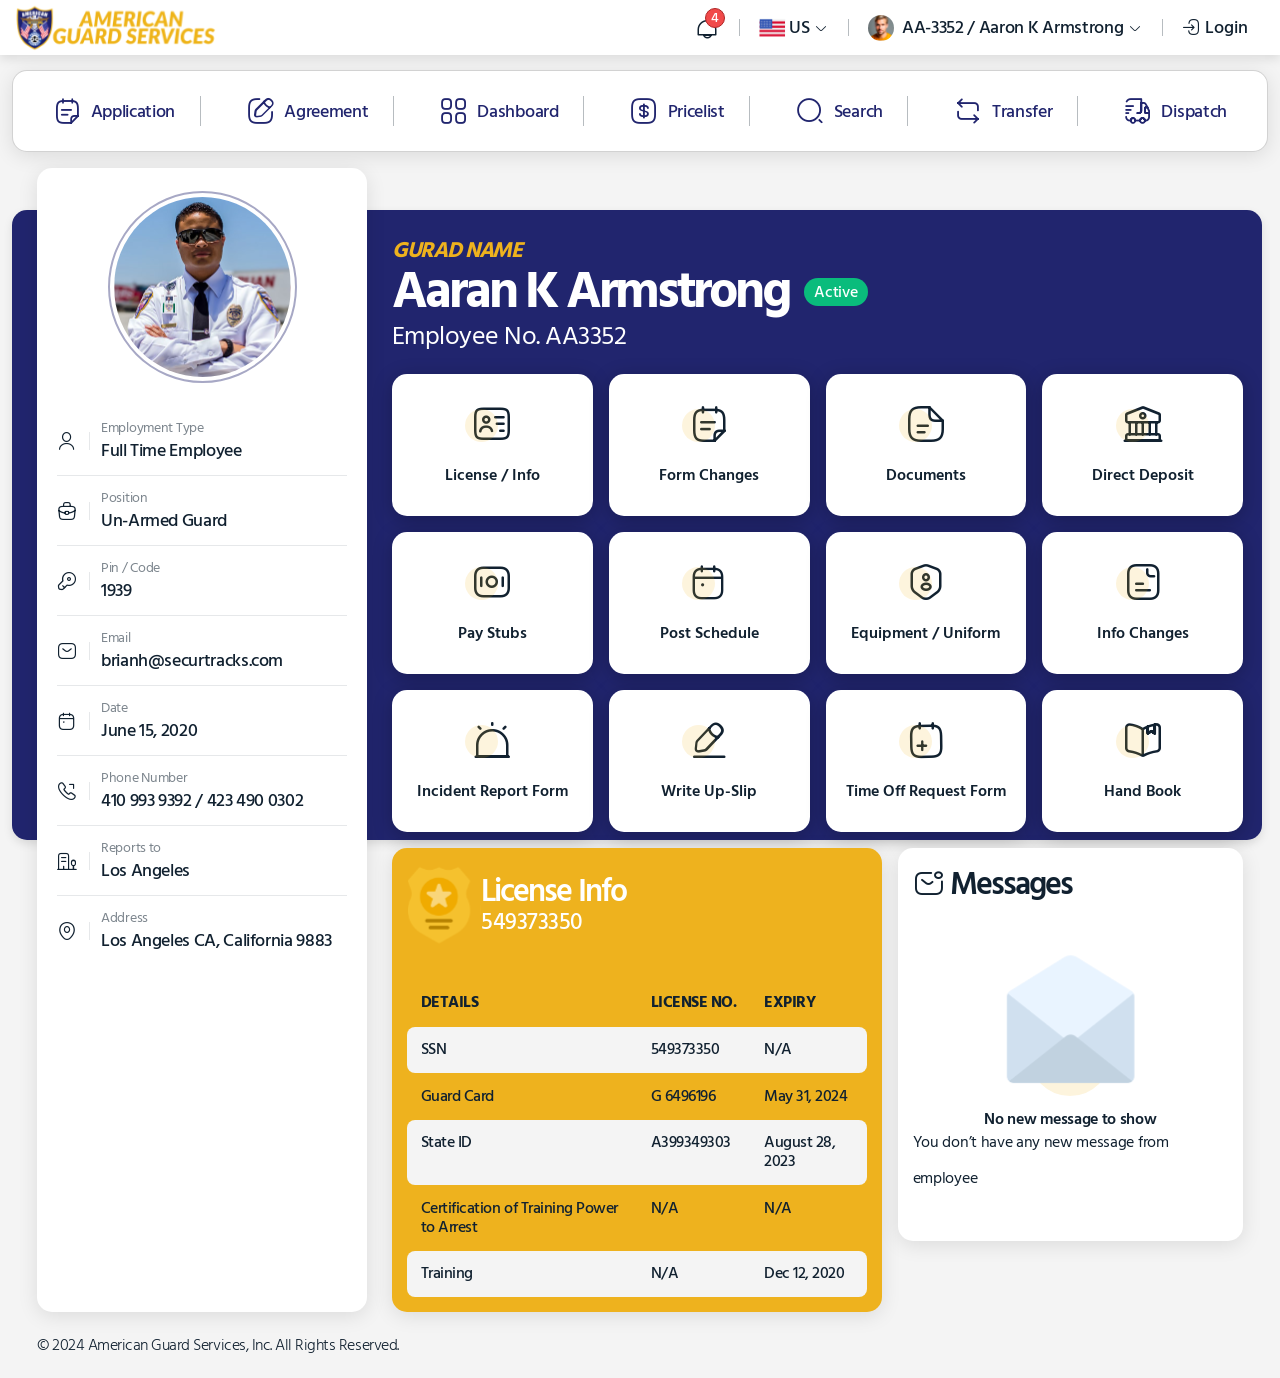
<file: index.html>
<!DOCTYPE html>
<html lang="en">

<head>
    <meta charset="UTF-8" />
    <meta name="viewport" content="width=device-width, initial-scale=1.0" />
    <title>AGS</title>
    <link rel="stylesheet" href="assets/styles/style.css" />
</head>

<body>
    <header>
        <nav class="navbar">
            <div class="container-fluid">
                <a class="navbar-brand" href="#">
                    <img src="./assets/images/logo.svg" alt="logo" />
                </a>
                <ul class="navbar-nav">
                    <li>
                        <div class="notification">
                            <i class="icon-lamp-1"></i>
                            <span> 4 </span>
                            </d>
                    </li>
                    <li>
                        <div class="dropdown">
                            <button class="btn dropdown-toggle btn_dropdown" type="button" data-bs-toggle="dropdown"
                                aria-expanded="false">
                                <img src="./assets/images/us-flag.svg" alt="us flag" />
                                US
                            </button>
                            <ul class="dropdown-menu">
                                <li>
                                    <a class="dropdown-item" href="#">
                                        <img src="./assets/images/us-flag.svg" alt="us flag" />
                                        US
                                    </a>
                                </li>
                                <li>
                                    <a class="dropdown-item" href="#">
                                        <img src="./assets/images/canada.png" alt="us flag" />
                                        Canada
                                    </a>
                                </li>
                                <li>
                                    <a class="dropdown-item" href="#">
                                        <img src="./assets/images/denmark.png" alt="us flag" />
                                        Denmark
                                    </a>
                                </li>
                                <li>
                                    <a class="dropdown-item" href="#">
                                        <img src="./assets/images/france.png" alt="us flag" />
                                        France
                                    </a>
                                </li>
                                <li>
                                    <a class="dropdown-item" href="#">
                                        <img src="./assets/images/germany.png" alt="us flag" />
                                        Germany
                                    </a>
                                </li>
                                <li>
                                    <a class="dropdown-item" href="#">
                                        <img src="./assets/images/mexico.png" alt="us flag" />
                                        Mexio
                                    </a>
                                </li>
                                <li>
                                    <a class="dropdown-item" href="#">
                                        <img src="./assets/images/saudi-arabia.png" alt="us flag" />
                                        Saudi
                                    </a>
                                </li>
                                <li>
                                    <a class="dropdown-item" href="#">
                                        <img src="./assets/images/netherlands.png" alt="us flag" />
                                        Netherlands
                                    </a>
                                </li>
                                <li>
                                    <a class="dropdown-item" href="#">
                                        <img src="./assets/images/brazil.png" alt="us flag" />
                                        Brazil
                                    </a>
                                </li>
                                <li>
                                    <a class="dropdown-item" href="#">
                                        <img src="./assets/images/china.png" alt="us flag" />
                                        China
                                    </a>
                                </li>

                                <li>
                                    <a class="dropdown-item" href="#">
                                        <img src="./assets/images/european-union.png" alt="us flag" />
                                        EU Union
                                    </a>
                                </li>
                                <li>
                                    <a class="dropdown-item" href="#">
                                        <img src="./assets/images/pakistan.png" alt="us flag" />
                                        Pakistan
                                    </a>
                                </li>
                                <li>
                                    <a class="dropdown-item" href="#">
                                        <img src="./assets/images/palestine.png" alt="us flag" />
                                        Palestine
                                    </a>
                                </li>
                                <li>
                                    <a class="dropdown-item" href="#">
                                        <img src="./assets/images/philippines.png" alt="us flag" />
                                        Philippines
                                    </a>
                                </li>
                                <li>
                                    <a class="dropdown-item" href="#">
                                        <img src="./assets/images/sweden.png" alt="us flag" />
                                        Sweden
                                    </a>
                                </li>
                                <li>
                                    <a class="dropdown-item" href="#">
                                        <img src="./assets/images/united-arab-emirates.png" alt="us flag" />
                                        Arab Emirates
                                    </a>
                                </li>
                                <li>
                                    <a class="dropdown-item" href="#">
                                        <img src="./assets/images/united-kingdom.png" alt="us flag" />
                                        UK
                                    </a>
                                </li>
                            </ul>
                        </div>
                    </li>
                    <li>
                        <div class="dropdown profile">
                            <button class="btn dropdown-toggle btn_dropdown" type="button" data-bs-toggle="dropdown"
                                aria-expanded="false">
                                <img src="./assets/images/avatar.svg" class="me-2 rounded-5" alt="user avatar" />
                                <span class="avatar-user"> AA-3352 / Aaron K Armstrong </span>
                            </button>
                            <ul class="dropdown-menu right">
                                <li><a class="dropdown-item" href="#">Action</a></li>
                                <li><a class="dropdown-item" href="#">Another action</a></li>
                                <li><a class="dropdown-item" href="#">Something else here</a></li>
                            </ul>
                        </div>
                    </li>
                    <li class="login_btn">
                        <a href="./login.html">
                            <i class="icon-login"></i>
                        <span>
                            Login
                        </span>
                        </a>
                    </li>
                </ul>
            </div>
        </nav>
    </header>
    <div class="container-fluid mobile-menu">
        <div class="dropdown">
            <button class="btn dropdown-toggle" role="button" data-bs-toggle="dropdown" aria-expanded="false">
                <span>
                    <i class="icon-element-3"></i>
                    Menu
                </span>
            </button>
            <div class="main_menu dropdown-menu nav_manu">
                <ul class="navbar-nav d-flex">
                    <li class="nav-item">
                        <a class="nav-link" href="./application.html">
                            <i class="icon-stickynote"></i> Application
                        </a>
                    </li>
                    <li class="nav-item">
                        <a class="nav-link" href="./agreement.html">
                            <i class="icon-edit"></i> Agreement
                        </a>
                    </li>
                    <li class="nav-item">
                        <a class="nav-link" href="./dashboard.html">
                            <i class="icon-category"></i> Dashboard
                        </a>
                    </li>
                    <li class="nav-item">
                        <a class="nav-link" href="./pricelist.html">
                            <i class="icon-dollar-square"></i> Pricelist
                        </a>
                    </li>
                    <li class="nav-item">
                        <a class="nav-link" href="./search.html">
                            <i class="icon-search-normal-1"></i> Search
                        </a>
                    </li>
                    <li class="nav-item">
                        <a class="nav-link" href="./transfer.html">
                            <i class="icon-repeat"></i> Transfer
                        </a>
                    </li>
                    <li class="nav-item">
                        <a class="nav-link" href="#">
                            <i class="icon-truck-fast"></i> Dispatch
                        </a>
                    </li>
                </ul>
            </div>
        </div>
    </div>
    <div class="container-fluid position-relative">
        <div class="backdrop"></div>
        <div class="d-flex align-content-center mt-3 flex-wrap position-relative z-1">
            <div class="side_panel">
                <div class="text-center">
                    <img src="./assets/images/profile_img.svg" class="rounded" alt="...">
                </div>
                <div class="heading">
                    <h6>GURAD NAME
                        <span class="badge rounded-pill text-bg-success">Active</span>
                    </h6>
                    <h3>Aaran K Armstrong</h3>
                    <p>Employee No. AA3352</p>
                </div>

                <div class="dropdown user_profile">

                    <ul class="profile_detail dropdown-menu">
                        <li>
                            <i class="icon-user"></i>
                            <div>
                                <span>Employment Type</span>
                                Full Time Employee
                            </div>
                        </li>
                        <li>
                            <i class="icon-briefcase"></i>
                            <div>
                                <span>Position</span>
                                Un-Armed Guard
                            </div>
                        </li>
                        <li>
                            <i class="icon-key"></i>
                            <div>
                                <span>Pin / Code</span>
                                1939
                            </div>
                        </li>
                        <li>
                            <i class="icon-sms"></i>
                            <div>
                                <span>Email</span>
                                brianh@securtracks.com
                            </div>
                        </li>
                        <li>
                            <i class="icon-calendar-3"></i>
                            <div>
                                <span>Date</span>
                                June 15, 2020
                            </div>
                        </li>
                        <li>
                            <i class="icon-call-outgoing"></i>
                            <div>
                                <span>Phone Number</span>
                                410 993 9392 / 423 490 0302
                            </div>
                        </li>
                        <li>
                            <i class="icon-building-4"></i>
                            <div>
                                <span>Reports to</span>
                                Los Angeles
                            </div>
                        </li>
                        <li>
                            <i class="icon-location"></i>
                            <div>
                                <span>Address</span>
                                Los Angeles CA, California 9883
                            </div>
                        </li>
                    </ul>

                    <button class="btn btn-link dropdown-toggle" role="button" data-bs-toggle="dropdown"
                        aria-expanded="false">
                        More Details
                    </button>
                </div>
            </div>
            <div class="content_panel">
                <div class="heading">
                    <h6>GURAD NAME</h6>
                    <h3>Aaran K Armstrong
                        <span class="badge rounded-pill text-bg-success">Active</span>
                    </h3>
                    <p>Employee No. AA3352</p>
                </div>

                <div class="row g-3 mt-1">

                    <div class="col-12 order-1 order-sm-2 order-md-1 order-lg-1 order-xl-1  ">
                        <div class="blue_screen_mobile">
                            <h4>Select to Continue</h4>
                            <div class="row g-3">
                                <div class="col-xxl-2 col-xl-3 col-lg-4 col-md-4 col-6">
                                    <a href="javascript:" class="white_box">
                                        <i class="icon-personalcard"></i>
                                        <p>License / Info</p>
                                    </a>
                                </div>
                                <div class="col-xxl-2 col-xl-3 col-lg-4 col-md-4 col-6">
                                    <a href="javascript:" class="white_box">
                                        <i class="icon-stickynote"></i>
                                        <p>Form Changes</p>
                                    </a>
                                </div>
                                <div class="col-xxl-2 col-xl-3 col-lg-4 col-md-4 col-6">
                                    <a href="javascript:" class="white_box">
                                        <i class="icon-document-text-1"></i>
                                        <p>Documents</p>
                                    </a>
                                </div>
                                <div class="col-xxl-2 col-xl-3 col-lg-4 col-md-4 col-6">
                                    <a href="javascript:" class="white_box">
                                        <i class="icon-bank"></i>
                                        <p>Direct Deposit</p>
                                    </a>
                                </div>
                                <div class="col-xxl-2 col-xl-3 col-lg-4 col-md-4 col-6">
                                    <a href="javascript:" class="white_box">
                                        <i class="icon-money"></i>
                                        <p>Pay Stubs</p>
                                    </a>
                                </div>
                                <div class="col-xxl-2 col-xl-3 col-lg-4 col-md-4 col-6">
                                    <a href="javascript:" class="white_box">
                                        <i class="icon-calendar-3"></i>
                                        <p>Post Schedule</p>
                                    </a>
                                </div>


                                <div class="col-xxl-2 col-xl-3 col-lg-4 col-md-4 col-6">
                                    <a href="javascript:" class="white_box">
                                        <i class="icon-security-user"></i>
                                        <p>Equipment / Uniform</p>
                                    </a>
                                </div>
                                <div class="col-xxl-2 col-xl-3 col-lg-4 col-md-4 col-6">
                                    <a href="javascript:" class="white_box">
                                        <i class="icon-document-text"></i>
                                        <p>Info Changes</p>
                                    </a>
                                </div>
                                <div class="col-xxl-2 col-xl-3 col-lg-4 col-md-4 col-6">
                                    <a href="javascript:" class="white_box">
                                        <i class="icon-alarm"></i>
                                        <p>Incident Report Form</p>
                                    </a>
                                </div>
                                <div class="col-xxl-2 col-xl-3 col-lg-4 col-md-4 col-6">
                                    <a href="javascript:" class="white_box">
                                        <i class="icon-edit-2"></i>
                                        <p>Write Up-Slip</p>
                                    </a>
                                </div>
                                <div class="col-xxl-2 col-xl-3 col-lg-4 col-md-4 col-6">
                                    <a href="javascript:" class="white_box">
                                        <i class="icon-note-add"></i>
                                        <p>Time Off Request Form</p>
                                    </a>
                                </div>
                                <div class="col-xxl-2 col-xl-3 col-lg-4 col-md-4 col-6">
                                    <a href="javascript:" class="white_box">
                                        <i class="icon-book-saved"></i>
                                        <p>Hand Book</p>
                                    </a>
                                </div>

                            </div>
                        </div>
                    </div>

                    <div
                        class="col-12 col-md-12 col-lg-12 col-xl-7 col-xxl-6 order-3 order-sm-3 order-md-2 order-lg-2 order-xl-2">
                        <div class="license-container">
                            <div class="d-flex align-items-center">
                                <span>
                                    <img src="./assets/images/police-badge.svg" alt="">
                                </span>
                                <span>
                                    <h4>
                                        License Info
                                    </h4>
                                    <h6>
                                        549373350
                                    </h6>
                                </span>
                            </div>
                            <div class="table-responsive">
                                <table class="table table-striped">
                                    <thead>
                                        <tr>
                                            <th scope="col">Details</th>
                                            <th scope="col">License No.</th>
                                            <th scope="col">Expiry</th>
                                        </tr>
                                    </thead>
                                    <tbody>
                                        <tr>
                                            <td>SSN</td>
                                            <td>549373350</td>
                                            <td>N/A</td>
                                        </tr>
                                        <tr>
                                            <td>Guard Card</td>
                                            <td>G 6496196</td>
                                            <td>May 31, 2024</td>
                                        </tr>
                                        <tr>
                                            <td>State ID</td>
                                            <td>A399349303</td>
                                            <td>August 28, 2023</td>
                                        </tr>
                                        <tr>
                                            <td>Certification of Training Power to Arrest </td>
                                            <td>N/A</td>
                                            <td>N/A</td>
                                        </tr>
                                        <tr>
                                            <td>Training</td>
                                            <td>N/A</td>
                                            <td>Dec 12, 2020</td>
                                        </tr>
                                    </tbody>
                                </table>
                            </div>
                        </div>
                    </div>

                    <div
                        class="col-12 col-md-12 col-lg-12 col-xl-5 col-xxl-6 order-2 order-sm-1 order-md-3 order-lg-3 order-xl-3">
                        <div class="inbox-container">
                            <div class="d-flex align-items-center">
                                <i class="icon-sms-notification"></i>
                                <h4>Messages</h4>
                            </div>
                            <div class="inbox">
                                <div class="email-img">
                                    <img src="./assets/images/open-email.svg" alt="">
                                </div>
                                <h6>
                                    No new message to show
                                </h6>
                                <p>
                                    You don’t have any new message from employee
                                </p>
                            </div>
                        </div>
                    </div>
                </div>
            </div>
        </div>

    </div>


    <footer>
        <div class="container-fluid">
            <p>© 2024 American Guard Services, Inc. All Rights Reserved.</p>
        </div>
    </footer>


    <script src="node_modules/@popperjs/core/dist/umd/popper.min.js"></script>
    <script src="node_modules/bootstrap/dist/js/bootstrap.min.js"></script>
</body>

</html>
</file>
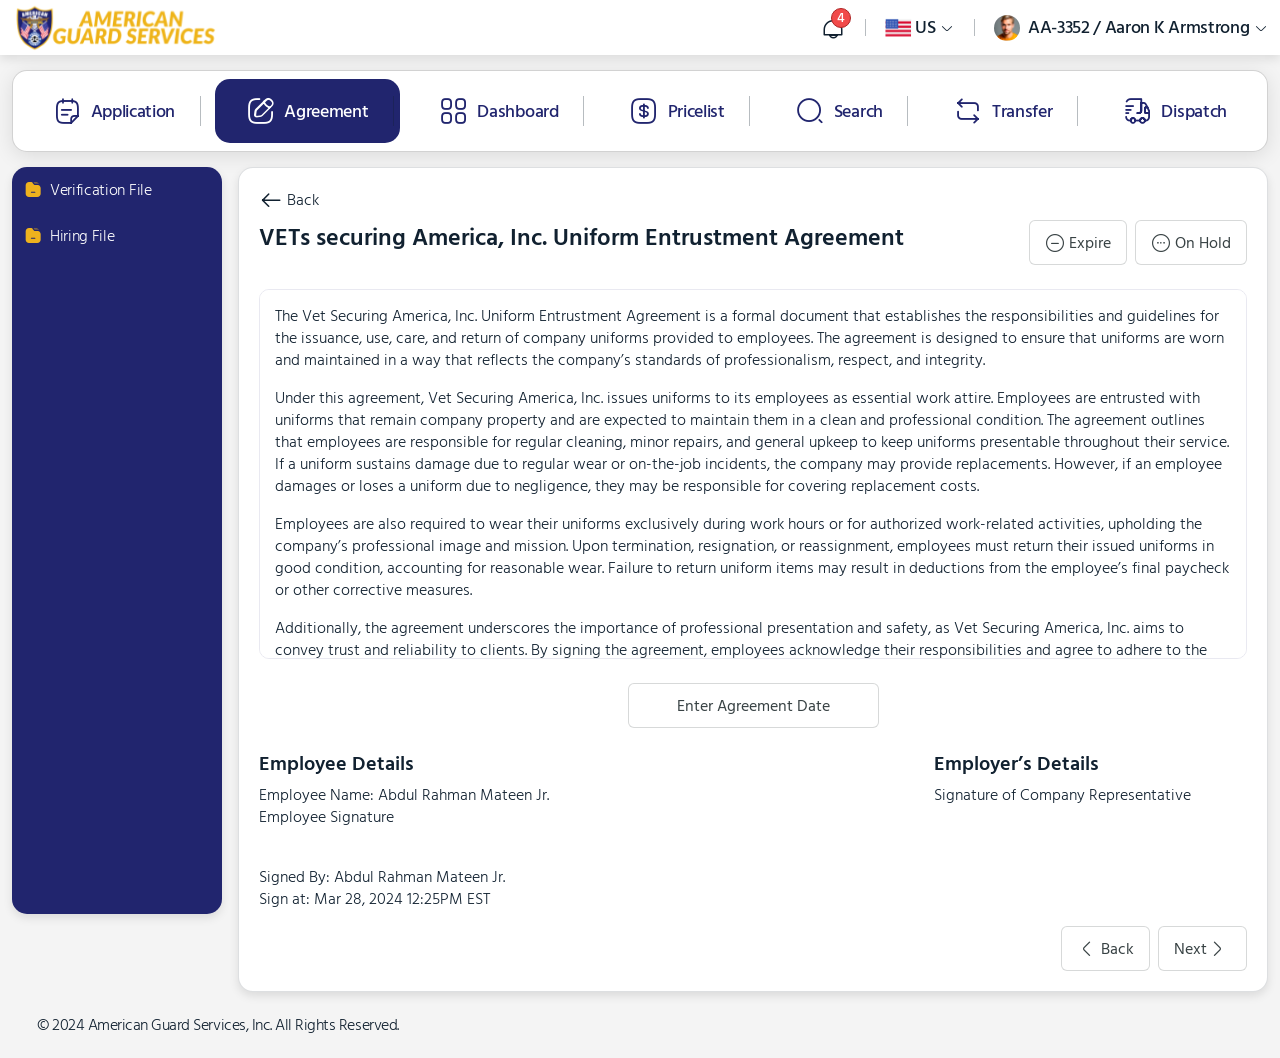
<file: agreement.html>
<!DOCTYPE html>
<html lang="en">

<head>
    <meta charset="UTF-8" />
    <meta name="viewport" content="width=device-width, initial-scale=1.0" />
    <title>AGS</title>
    <link rel="stylesheet" href="assets/styles/style.css" />
</head>

<body>
    <header>
        <nav class="navbar">
            <div class="container-fluid">
                <a class="navbar-brand" href="#">
                    <img src="./assets/images/logo.svg" alt="logo" />
                </a>
                <ul class="navbar-nav">
                    <li>
                        <div class="notification">
                            <i class="icon-lamp-1"></i>
                            <span> 4 </span>
                            </d>
                    </li>
                    <li>

                        <div class="dropdown">
                            <button class="btn dropdown-toggle" type="button" data-bs-toggle="dropdown"
                                aria-expanded="false">
                                <img src="./assets/images/us-flag.svg" alt="us flag" />
                                US
                            </button>
                            <ul class="dropdown-menu">
                                <li>
                                    <a class="dropdown-item" href="#">
                                        <img src="./assets/images/us-flag.svg" alt="us flag" />
                                        US
                                    </a>
                                </li>
                                <li>
                                    <a class="dropdown-item" href="#">
                                        <img src="./assets/images/canada.png" alt="us flag" />
                                        Canada
                                    </a>
                                </li>
                                <li>
                                    <a class="dropdown-item" href="#">
                                        <img src="./assets/images/denmark.png" alt="us flag" />
                                        Denmark
                                    </a>
                                </li>
                                <li>
                                    <a class="dropdown-item" href="#">
                                        <img src="./assets/images/france.png" alt="us flag" />
                                        France
                                    </a>
                                </li>
                                <li>
                                    <a class="dropdown-item" href="#">
                                        <img src="./assets/images/germany.png" alt="us flag" />
                                        Germany
                                    </a>
                                </li>
                                <li>
                                    <a class="dropdown-item" href="#">
                                        <img src="./assets/images/mexico.png" alt="us flag" />
                                        Mexio
                                    </a>
                                </li>
                                <li>
                                    <a class="dropdown-item" href="#">
                                        <img src="./assets/images/saudi-arabia.png" alt="us flag" />
                                        Saudi
                                    </a>
                                </li>
                                <li>
                                    <a class="dropdown-item" href="#">
                                        <img src="./assets/images/netherlands.png" alt="us flag" />
                                        Netherlands
                                    </a>
                                </li>
                                <li>
                                    <a class="dropdown-item" href="#">
                                        <img src="./assets/images/brazil.png" alt="us flag" />
                                        Brazil
                                    </a>
                                </li>
                                <li>
                                    <a class="dropdown-item" href="#">
                                        <img src="./assets/images/china.png" alt="us flag" />
                                        China
                                    </a>
                                </li>

                                <li>
                                    <a class="dropdown-item" href="#">
                                        <img src="./assets/images/european-union.png" alt="us flag" />
                                        EU Union
                                    </a>
                                </li>
                                <li>
                                    <a class="dropdown-item" href="#">
                                        <img src="./assets/images/pakistan.png" alt="us flag" />
                                        Pakistan
                                    </a>
                                </li>
                                <li>
                                    <a class="dropdown-item" href="#">
                                        <img src="./assets/images/palestine.png" alt="us flag" />
                                        Palestine
                                    </a>
                                </li>
                                <li>
                                    <a class="dropdown-item" href="#">
                                        <img src="./assets/images/philippines.png" alt="us flag" />
                                        Philippines
                                    </a>
                                </li>
                                <li>
                                    <a class="dropdown-item" href="#">
                                        <img src="./assets/images/sweden.png" alt="us flag" />
                                        Sweden
                                    </a>
                                </li>
                                <li>
                                    <a class="dropdown-item" href="#">
                                        <img src="./assets/images/united-arab-emirates.png" alt="us flag" />
                                        Arab Emirates
                                    </a>
                                </li>
                                <li>
                                    <a class="dropdown-item" href="#">
                                        <img src="./assets/images/united-kingdom.png" alt="us flag" />
                                        UK
                                    </a>
                                </li>
                            </ul>
                        </div>
                    </li>
                    <li>

                        <div class="dropdown profile">
                            <button class="btn dropdown-toggle" type="button" data-bs-toggle="dropdown"
                                aria-expanded="false">
                                <img src="./assets/images/avatar.svg" class="me-2 rounded-5" alt="user avatar" />
                                <span class="avatar-user"> AA-3352 / Aaron K Armstrong </span>
                            </button>
                            <ul class="dropdown-menu right">
                                <li><a class="dropdown-item" href="#">Action</a></li>
                                <li><a class="dropdown-item" href="#">Another action</a></li>
                                <li><a class="dropdown-item" href="#">Something else here</a></li>
                            </ul>
                        </div>
                    </li>
                </ul>
            </div>
        </nav>
    </header>
    <div class="container-fluid mobile-menu">
        <div class="dropdown">
            <button class="btn dropdown-toggle" role="button" data-bs-toggle="dropdown" aria-expanded="false">
                <span>
                    <i class="icon-element-3"></i>
                    Menu
                </span>
            </button>
            <div class="main_menu dropdown-menu nav_manu">
                <ul class="navbar-nav d-flex">
                    <li class="nav-item">
                        <a class="nav-link" href="./application.html">
                            <i class="icon-stickynote"></i> Application
                        </a>
                    </li>
                    <li class="nav-item active">
                        <a class="nav-link" href="./agreement.html">
                            <i class="icon-edit"></i> Agreement
                        </a>
                    </li>
                    <li class="nav-item">
                        <a class="nav-link" href="./dashboard.html">
                            <i class="icon-category"></i> Dashboard
                        </a>
                    </li>
                    <li class="nav-item">
                        <a class="nav-link" href="./pricelist.html">
                            <i class="icon-dollar-square"></i> Pricelist
                        </a>
                    </li>
                    <li class="nav-item">
                        <a class="nav-link" href="./search.html">
                            <i class="icon-search-normal-1"></i> Search
                        </a>
                    </li>
                    <li class="nav-item">
                        <a class="nav-link" href="./transfer.html">
                            <i class="icon-repeat"></i> Transfer
                        </a>
                    </li>
                    <li class="nav-item">
                        <a class="nav-link" href="#">
                            <i class="icon-truck-fast"></i> Dispatch
                        </a>
                    </li>
                </ul>
            </div>
        </div>
    </div>

    <div class="container-fluid position-relative">
        <div class="d-flex align-content-center flex-wrap position-relative z-1">
            <div class="col-12 d-block d-md-none">
                <div class="dropdown">
                    <button class="btn btn-primary dropdown-toggle w-100 d-flex justify-content-between align-items-center" type="button" data-bs-toggle="dropdown"
                        aria-expanded="false">
                        <span class="d-flex align-items-center">
                            <i class="icon-user-octagon d-flex me-2"></i> Other Dashboard
                        </span>
                    </button>
                    <ul class="dropdown-menu folder_menu">
                        <li>
                            <a class="dropdown-item" href="#">
                                <i class="folder"></i> Verification File
                            </a>
                        </li>
                        <li class="active">
                            <a class="dropdown-item" data-bs-toggle="collapse" href="#collapseHiringFile" role="button" aria-expanded="false" aria-controls="collapseHiringFile">
                                <i class="folder-open"></i> Hiring File
                            </a>
                            
                            <!-- Collapsible nested menu -->
                            <ul class="collapse dropdown-menu" id="collapseHiringFile">
                                <li><a class="dropdown-item" href="#"><i></i> Uniform Entrustment Agree</a></li>
                                <li><a class="dropdown-item" href="#"><i></i> Equipment Agreement</a></li>
                                <li><a class="dropdown-item" href="#"><i></i> Uniform Entrustment</a></li>
                                <li><a class="dropdown-item" href="#"><i></i> Sexual Harassment Policy</a></li>
                                <li><a class="dropdown-item" href="#"><i></i> Unlawful Harassment Policy</a></li>
                                <li><a class="dropdown-item" href="#"><i></i> Injury Agreement</a></li>
                                <li><a class="dropdown-item" href="#"><i></i> Drug and Alcohol Policy</a></li>
                                <li><a class="dropdown-item" href="#"><i></i> Workers’ Compensation Po...</a></li>
                                <li><a class="dropdown-item" href="#"><i></i> Excessive use of force</a></li>
                                <li><a class="dropdown-item" href="#"><i></i> Employment Agreement</a></li>
                                <li><a class="dropdown-item" href="#"><i></i> Code of Ethics</a></li>
                            </ul>
                        </li>
                    </ul>
                </div>
            </div>
            <div class="main_side_panel d-md-block d-none">
                <ul class="folder_menu">
                    <li>
                        <a href="">
                            <i class="folder"></i>
                            Verification File
                        </a>
                    </li>
                    <li class="active">
                        <a data-bs-toggle="collapse" href="#collapseExample" role="button" aria-expanded="false" aria-controls="collapseExample">
                            <i class="folder-open"></i>
                            Hiring File
                        </a>
                        <ul class="collapse" id="collapseExample">
                            <li>
                                <a href="">
                                    <i></i>
                                    <span>Uniform Entrustment Agree</span>
                                </a>
                            </li>
                            <li>
                                <a href="">
                                    <i></i>
                                    <span>Equipment Agreement</span>
                                </a>
                            </li>
                            <li>
                                <a href="">
                                    <i></i>
                                    <span>Uniform Entrustment</span>
                                </a>
                            </li>
                            <li>
                                <a href="">
                                    <i></i>
                                    <span>Sexual Harassment Policy</span>
                                </a>
                            </li>
                            <li>
                                <a href="">
                                    <i></i>
                                    <span>Unlawful Harassment Policy</span>
                                </a>
                            </li>
                            <li>
                                <a href="">
                                    <i></i>
                                    <span>Injury Agreement</span>
                                </a>
                            </li>
                            <li>
                                <a href="">
                                    <i></i>
                                    <span>Drug and Alcohol Policy</span>
                                </a>
                            </li>
                            <li>
                                <a href="">
                                    <i></i>
                                    <span>Workers’ Compensation Po...</span>
                                </a>
                            </li>
                            <li>
                                <a href="">
                                    <i></i>
                                    <span>Excessive use of force</span>
                                </a>
                            </li>
                            <li>
                                <a href="">
                                    <i></i>
                                    <span>Employment Agreement</span>
                                </a>
                            </li>
                            <li>
                                <a href="">
                                    <i></i>
                                    <span>Code of Ethics</span>
                                </a>
                            </li>
                        </ul>
                    </li>
                </ul>
                
            </div>
            <div class="main_content_panel content_page">
                <div class="mb-4">
                    <div class="d-flex align-items-center mb-2">
                        <i class="icon-arrow-left fs-4 d-flex me-1"></i>
                        <span>Back</span>
                    </div>
                    <div class="d-flex flex-wrap align-items-center justify-content-between">
                        <h4>VETs securing America, Inc. Uniform Entrustment Agreement</h4>
                        <span class="d-flex">
                            <button class="btn btn-outline-secondary me-2"><i
                                class="icon-minus-cirlce me-1 d-flex"></i>Expire</button>
                            <button class="btn btn-outline-secondary"><i
                                    class="icon-more-circle me-1 d-flex"></i>On Hold</button>
                        </span>
                    </div>
                </div>


                <div class="text-box">
                    <p>
                        The Vet Securing America, Inc. Uniform Entrustment Agreement is a formal document that establishes the responsibilities and guidelines for the issuance, use, care, and return of company uniforms provided to employees. The agreement is designed to ensure that uniforms are worn and maintained in a way that reflects the company’s standards of professionalism, respect, and integrity.
                    </p>
                    <p>
                        Under this agreement, Vet Securing America, Inc. issues uniforms to its employees as essential work attire. Employees are entrusted with uniforms that remain company property and are expected to maintain them in a clean and professional condition. The agreement outlines that employees are responsible for regular cleaning, minor repairs, and general upkeep to keep uniforms presentable throughout their service. If a uniform sustains damage due to regular wear or on-the-job incidents, the company may provide replacements. However, if an employee damages or loses a uniform due to negligence, they may be responsible for covering replacement costs.
                    </p>
                    <p>
                        Employees are also required to wear their uniforms exclusively during work hours or for authorized work-related activities, upholding the company’s professional image and mission. Upon termination, resignation, or reassignment, employees must return their issued uniforms in good condition, accounting for reasonable wear. Failure to return uniform items may result in deductions from the employee’s final paycheck or other corrective measures.
                    </p>
                    <p>
                        Additionally, the agreement underscores the importance of professional presentation and safety, as Vet Securing America, Inc. aims to convey trust and reliability to clients. By signing the agreement, employees acknowledge their responsibilities and agree to adhere to the company’s guidelines, supporting accountability and promoting the organization’s values.
                    </p>
                    <p>
                        In summary, the Uniform Entrustment Agreement formalizes the expectations for uniform care, usage, and return, ensuring that all employees contribute positively to the professional standards and reputation of Vet Securing America, Inc.
                    </p>
                    <p>
                        The Vet Securing America, Inc. Uniform Entrustment Agreement is a formal document that establishes the responsibilities and guidelines for the issuance, use, care, and return of company uniforms provided to employees. The agreement is designed to ensure that uniforms are worn and maintained in a way that reflects the company’s standards of professionalism, respect, and integrity.
                    </p>
                    <p>
                        Under this agreement, Vet Securing America, Inc. issues uniforms to its employees as essential work attire. Employees are entrusted with uniforms that remain company property and are expected to maintain them in a clean and professional condition. The agreement outlines that employees are responsible for regular cleaning, minor repairs, and general upkeep to keep uniforms presentable throughout their service. If a uniform sustains damage due to regular wear or on-the-job incidents, the company may provide replacements. However, if an employee damages or loses a uniform due to negligence, they may be responsible for covering replacement costs.
                    </p>
                    <p>
                        Employees are also required to wear their uniforms exclusively during work hours or for authorized work-related activities, upholding the company’s professional image and mission. Upon termination, resignation, or reassignment, employees must return their issued uniforms in good condition, accounting for reasonable wear. Failure to return uniform items may result in deductions from the employee’s final paycheck or other corrective measures.
                    </p>
                    <p>
                        Additionally, the agreement underscores the importance of professional presentation and safety, as Vet Securing America, Inc. aims to convey trust and reliability to clients. By signing the agreement, employees acknowledge their responsibilities and agree to adhere to the company’s guidelines, supporting accountability and promoting the organization’s values.
                    </p>
                    <p>
                        In summary, the Uniform Entrustment Agreement formalizes the expectations for uniform care, usage, and return, ensuring that all employees contribute positively to the professional standards and reputation of Vet Securing America, Inc.
                    </p>
                </div>

                <div class="d-flex align-items-center justify-content-center my-4">
                    <button class="btn btn-outline-secondary px-5">Enter Agreement Date</button>
                </div>

                <div class="row">
                    <div class="col-12 col-md-8">
                        <h5>Employee Details</h5>
                        <p class="m-0">Employee Name: Abdul Rahman Mateen Jr.</p>
                        <p>Employee Signature</p>
                        <br>
                        <p class="m-0">Signed By: Abdul Rahman Mateen Jr.</p>
                        <p>Sign at: Mar 28, 2024 12:25PM EST</p>
                    </div>
                    <div class="col-12 col-md-4">
                        <h5>Employer’s Details</h5>
                        <p>Signature of Company Representative</p>
                    </div>
                </div>

                <div class="d-flex flex-wrap align-items-center justify-content-end">
                    <span class="d-flex">
                        <button class="btn btn-outline-secondary me-2"><i
                            class="icon-arrow-left-2 me-1 d-flex"></i>Back</button>
                        <button class="btn btn-outline-secondary">Next <i class="icon-arrow-right-3 me-1 d-flex"></i></button>
                    </span>
                </div>
                

            </div>
        </div>

    </div>

    <footer>
        <div class="container-fluid">
            <p>© 2024 American Guard Services, Inc. All Rights Reserved.</p>
        </div>
    </footer>


    <script src="node_modules/@popperjs/core/dist/umd/popper.min.js"></script>
    <script src="node_modules/bootstrap/dist/js/bootstrap.min.js"></script>
</body>

</html>
</file>
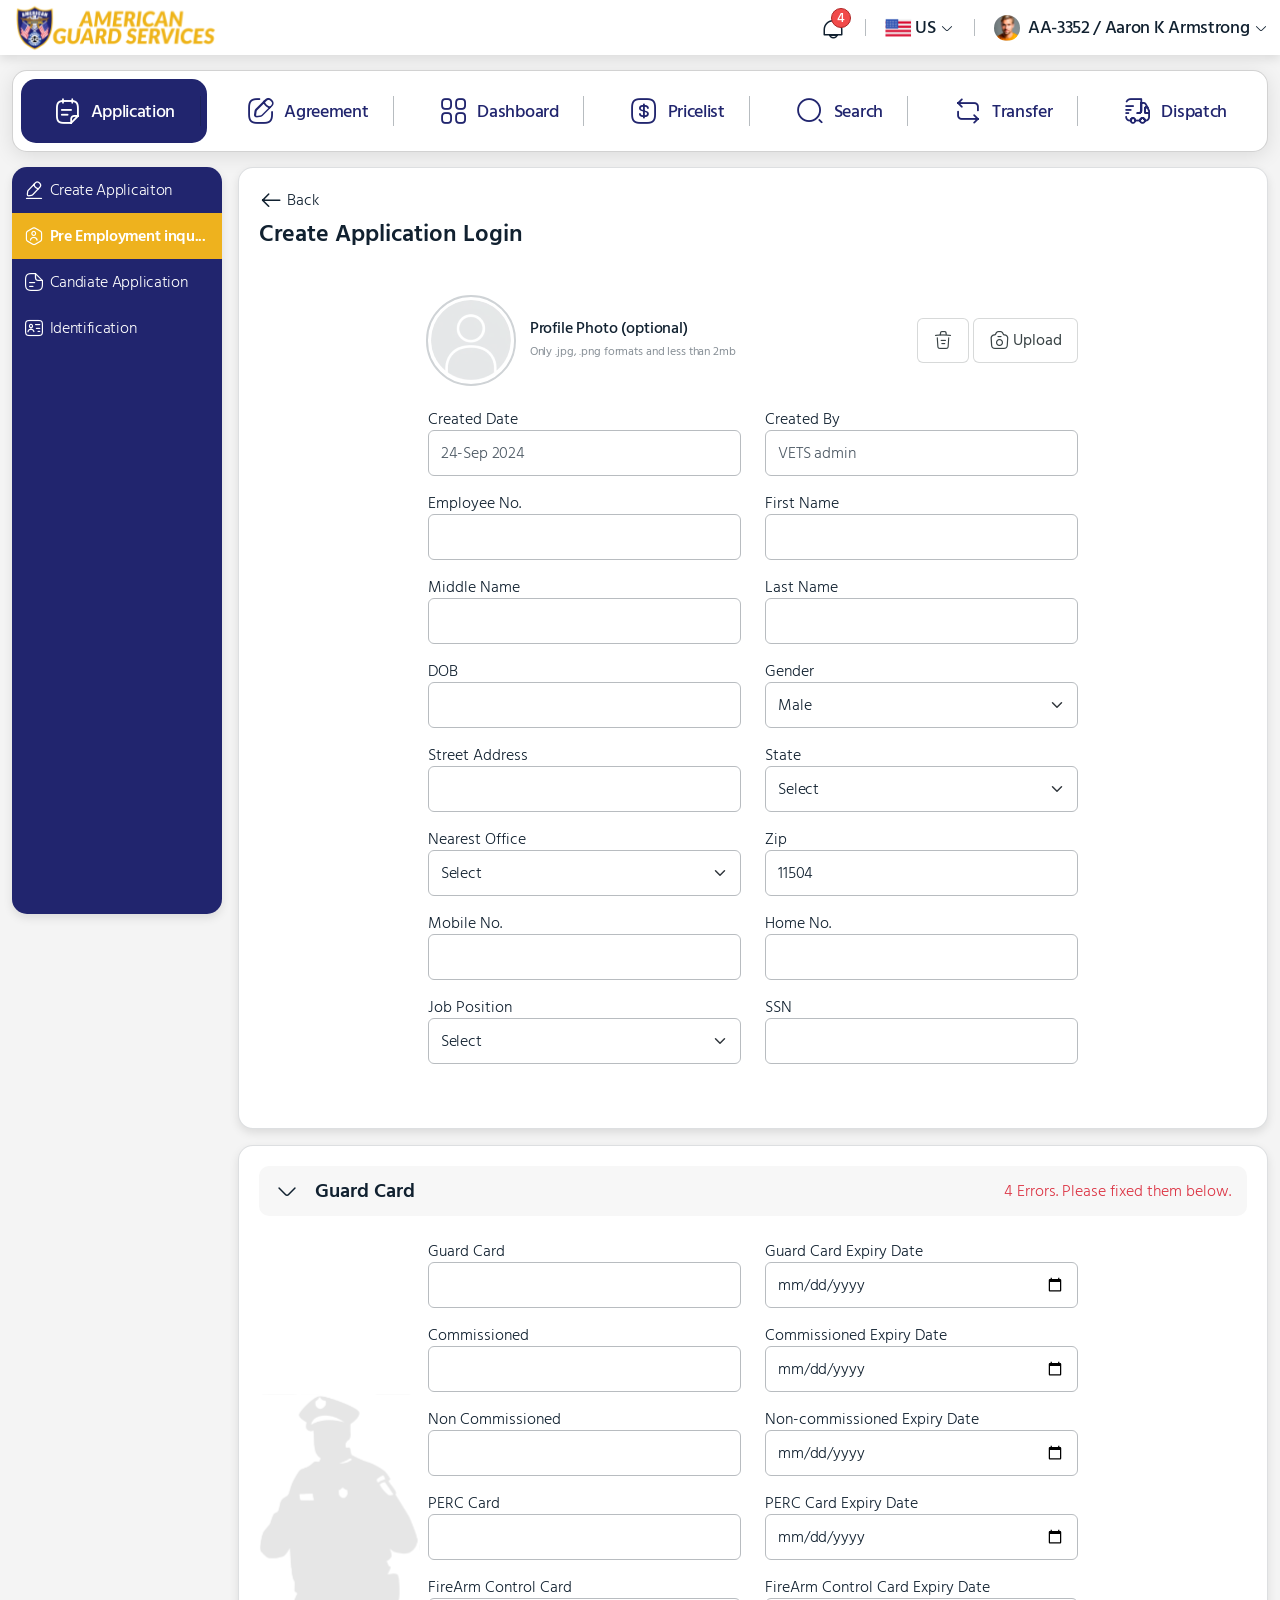
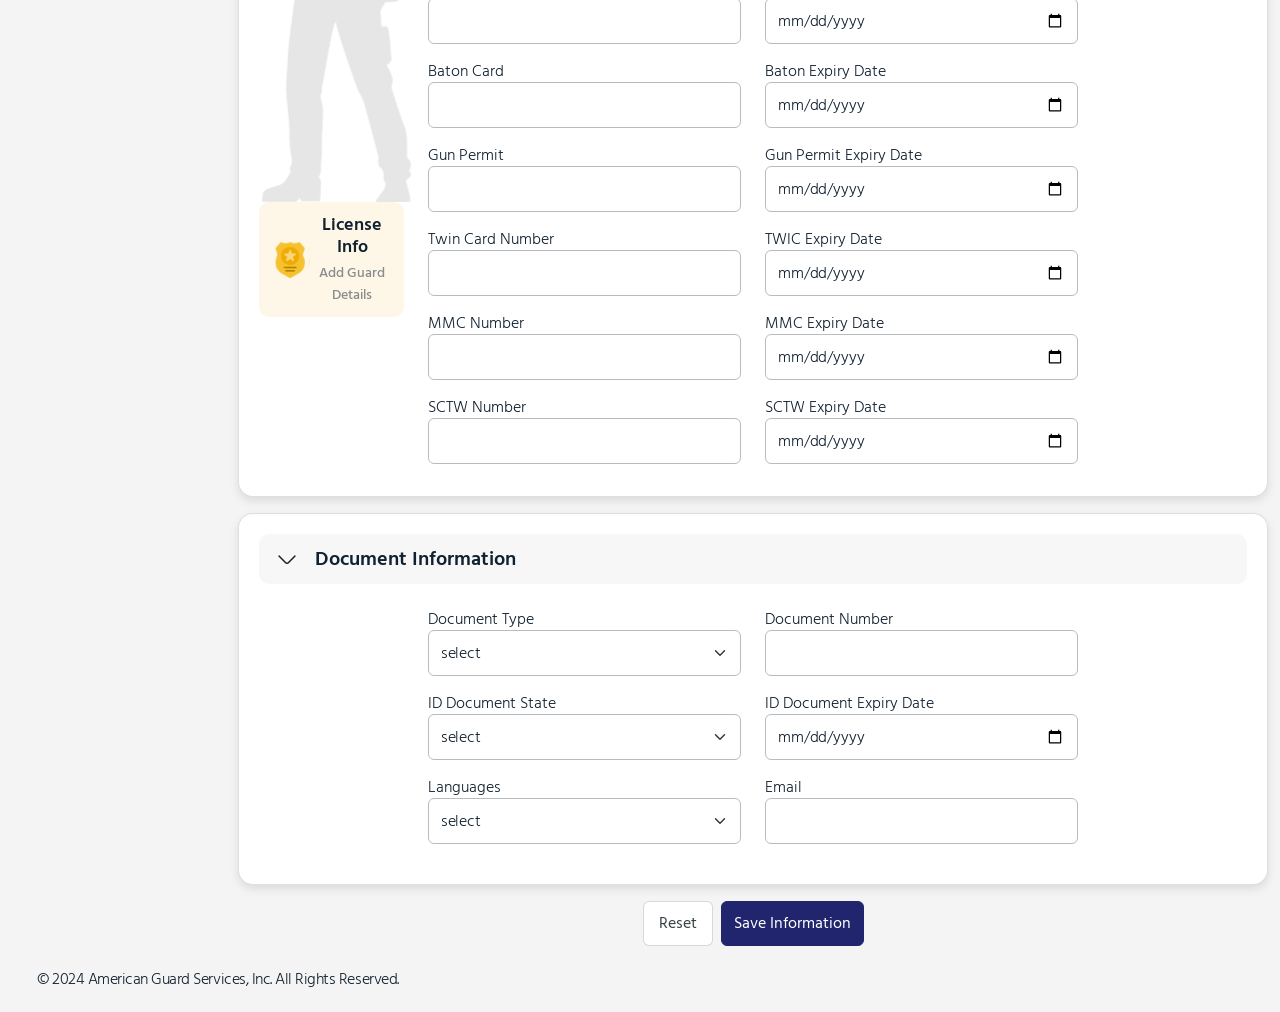
<file: application.html>
<!DOCTYPE html>
<html lang="en">

<head>
    <meta charset="UTF-8" />
    <meta name="viewport" content="width=device-width, initial-scale=1.0" />
    <title>AGS</title>
    <link rel="stylesheet" href="assets/styles/style.css" />
</head>

<body>
    <header>
        <nav class="navbar">
            <div class="container-fluid">
                <a class="navbar-brand" href="#">
                    <img src="./assets/images/logo.svg" alt="logo" />
                </a>
                <ul class="navbar-nav">
                    <li>
                        <div class="notification">
                            <i class="icon-lamp-1"></i>
                            <span> 4 </span>
                            </d>
                    </li>
                    <li>

                        <div class="dropdown">
                            <button class="btn dropdown-toggle" type="button" data-bs-toggle="dropdown"
                                aria-expanded="false">
                                <img src="./assets/images/us-flag.svg" alt="us flag" />
                                US
                            </button>
                            <ul class="dropdown-menu">
                                <li>
                                    <a class="dropdown-item" href="#">
                                        <img src="./assets/images/us-flag.svg" alt="us flag" />
                                        US
                                    </a>
                                </li>
                                <li>
                                    <a class="dropdown-item" href="#">
                                        <img src="./assets/images/canada.png" alt="us flag" />
                                        Canada
                                    </a>
                                </li>
                                <li>
                                    <a class="dropdown-item" href="#">
                                        <img src="./assets/images/denmark.png" alt="us flag" />
                                        Denmark
                                    </a>
                                </li>
                                <li>
                                    <a class="dropdown-item" href="#">
                                        <img src="./assets/images/france.png" alt="us flag" />
                                        France
                                    </a>
                                </li>
                                <li>
                                    <a class="dropdown-item" href="#">
                                        <img src="./assets/images/germany.png" alt="us flag" />
                                        Germany
                                    </a>
                                </li>
                                <li>
                                    <a class="dropdown-item" href="#">
                                        <img src="./assets/images/mexico.png" alt="us flag" />
                                        Mexio
                                    </a>
                                </li>
                                <li>
                                    <a class="dropdown-item" href="#">
                                        <img src="./assets/images/saudi-arabia.png" alt="us flag" />
                                        Saudi
                                    </a>
                                </li>
                                <li>
                                    <a class="dropdown-item" href="#">
                                        <img src="./assets/images/netherlands.png" alt="us flag" />
                                        Netherlands
                                    </a>
                                </li>
                                <li>
                                    <a class="dropdown-item" href="#">
                                        <img src="./assets/images/brazil.png" alt="us flag" />
                                        Brazil
                                    </a>
                                </li>
                                <li>
                                    <a class="dropdown-item" href="#">
                                        <img src="./assets/images/china.png" alt="us flag" />
                                        China
                                    </a>
                                </li>

                                <li>
                                    <a class="dropdown-item" href="#">
                                        <img src="./assets/images/european-union.png" alt="us flag" />
                                        EU Union
                                    </a>
                                </li>
                                <li>
                                    <a class="dropdown-item" href="#">
                                        <img src="./assets/images/pakistan.png" alt="us flag" />
                                        Pakistan
                                    </a>
                                </li>
                                <li>
                                    <a class="dropdown-item" href="#">
                                        <img src="./assets/images/palestine.png" alt="us flag" />
                                        Palestine
                                    </a>
                                </li>
                                <li>
                                    <a class="dropdown-item" href="#">
                                        <img src="./assets/images/philippines.png" alt="us flag" />
                                        Philippines
                                    </a>
                                </li>
                                <li>
                                    <a class="dropdown-item" href="#">
                                        <img src="./assets/images/sweden.png" alt="us flag" />
                                        Sweden
                                    </a>
                                </li>
                                <li>
                                    <a class="dropdown-item" href="#">
                                        <img src="./assets/images/united-arab-emirates.png" alt="us flag" />
                                        Arab Emirates
                                    </a>
                                </li>
                                <li>
                                    <a class="dropdown-item" href="#">
                                        <img src="./assets/images/united-kingdom.png" alt="us flag" />
                                        UK
                                    </a>
                                </li>
                            </ul>
                        </div>
                    </li>
                    <li>

                        <div class="dropdown profile">
                            <button class="btn dropdown-toggle" type="button" data-bs-toggle="dropdown"
                                aria-expanded="false">
                                <img src="./assets/images/avatar.svg" class="me-2 rounded-5" alt="user avatar" />
                                <span class="avatar-user"> AA-3352 / Aaron K Armstrong </span>
                            </button>
                            <ul class="dropdown-menu right">
                                <li><a class="dropdown-item" href="#">Action</a></li>
                                <li><a class="dropdown-item" href="#">Another action</a></li>
                                <li><a class="dropdown-item" href="#">Something else here</a></li>
                            </ul>
                        </div>
                    </li>
                </ul>
            </div>
        </nav>
    </header>
    <div class="container-fluid mobile-menu">
        <div class="dropdown">
            <button class="btn dropdown-toggle" role="button" data-bs-toggle="dropdown" aria-expanded="false">
                <span>
                    <i class="icon-element-3"></i>
                    Menu
                </span>
            </button>
            <div class="main_menu dropdown-menu nav_manu">
                <ul class="navbar-nav d-flex">
                    <li class="nav-item active">
                        <a class="nav-link" href="./application.html">
                            <i class="icon-stickynote"></i> Application
                        </a>
                    </li>
                    <li class="nav-item">
                        <a class="nav-link" href="./agreement.html">
                            <i class="icon-edit"></i> Agreement
                        </a>
                    </li>
                    <li class="nav-item">
                        <a class="nav-link" href="./dashboard.html">
                            <i class="icon-category"></i> Dashboard
                        </a>
                    </li>
                    <li class="nav-item">
                        <a class="nav-link" href="./pricelist.html">
                            <i class="icon-dollar-square"></i> Pricelist
                        </a>
                    </li>
                    <li class="nav-item">
                        <a class="nav-link" href="./search.html">
                            <i class="icon-search-normal-1"></i> Search
                        </a>
                    </li>
                    <li class="nav-item">
                        <a class="nav-link" href="./transfer.html">
                            <i class="icon-repeat"></i> Transfer
                        </a>
                    </li>
                    <li class="nav-item">
                        <a class="nav-link" href="#">
                            <i class="icon-truck-fast"></i> Dispatch
                        </a>
                    </li>
                </ul>
            </div>
        </div>
    </div>

    <div class="container-fluid position-relative">
        <div class="d-flex align-content-center flex-wrap position-relative z-1">
            <div class="col-12 d-block d-md-none">
                <div class="dropdown">
                    <button class="btn btn-primary dropdown-toggle w-100 d-flex justify-content-between align-items-center" type="button" data-bs-toggle="dropdown"
                        aria-expanded="false">
                        <span class="d-flex align-items-center">
                            <i class="icon-user-octagon d-flex me-2"></i>
                            Pre Employment inqu
                        </span>
                    </button>
                    <ul class="dropdown-menu">
                        <li>
                            <a class="dropdown-item" href="">
                                <i class="icon-edit-2"></i>
                            Create Applicaiton
                            </a>
                        </li>
                        <li class="active">
                            <a class="dropdown-item" href="">
                                <i class="icon-user-octagon"></i>
                            Pre Employment inqu...
                            </a>
                        </li>
                        <li>
                            <a class="dropdown-item" href="">
                                <i class="icon-document-text-1"></i>
                            Candiate Application
                            </a>
                        </li>
                        <li>
                            <a class="dropdown-item" href="">
                                <i class="icon-personalcard"></i>
                            Identification
                            </a>
                        </li>
                    </ul>
                </div>
            </div>
            <div class="main_side_panel d-md-block d-none">
                <!-- <ul class="folder_menu">
                    <li>
                        <a href="">
                            <i class="folder"></i>
                            Verification File
                        </a>
                    </li>
                    <li class="active">
                        <a data-bs-toggle="collapse" href="#collapseExample" role="button" aria-expanded="false" aria-controls="collapseExample">
                            <i class="folder-open"></i>
                            Hiring File
                        </a>
                        <ul class="collapse" id="collapseExample">
                            <li>
                                <a href="">
                                    <i></i>
                                    <span>Uniform Entrustment Agree</span>
                                </a>
                            </li>
                            <li>
                                <a href="">
                                    <i></i>
                                    <span>Equipment Agreement</span>
                                </a>
                            </li>
                            <li>
                                <a href="">
                                    <i></i>
                                    <span>Uniform Entrustment</span>
                                </a>
                            </li>
                            <li>
                                <a href="">
                                    <i></i>
                                    <span>Sexual Harassment Policy</span>
                                </a>
                            </li>
                            <li>
                                <a href="">
                                    <i></i>
                                    <span>Unlawful Harassment Policy</span>
                                </a>
                            </li>
                            <li>
                                <a href="">
                                    <i></i>
                                    <span>Injury Agreement</span>
                                </a>
                            </li>
                            <li>
                                <a href="">
                                    <i></i>
                                    <span>Drug and Alcohol Policy</span>
                                </a>
                            </li>
                            <li>
                                <a href="">
                                    <i></i>
                                    <span>Workers’ Compensation Po...</span>
                                </a>
                            </li>
                            <li>
                                <a href="">
                                    <i></i>
                                    <span>Excessive use of force</span>
                                </a>
                            </li>
                            <li>
                                <a href="">
                                    <i></i>
                                    <span>Employment Agreement</span>
                                </a>
                            </li>
                            <li>
                                <a href="">
                                    <i></i>
                                    <span>Code of Ethics</span>
                                </a>
                            </li>
                        </ul>
                    </li>
                </ul> -->
                <ul class="menu">
                    <li>
                        <a href="">
                            <i class="icon-edit-2"></i>
                            Create Applicaiton
                        </a>
                    </li>
                    <li class="active">
                        <a href="">
                            <i class="icon-user-octagon"></i>
                            Pre Employment inqu...
                        </a>
                    </li>
                    <li>
                        <a href="">
                            <i class="icon-document-text-1"></i>
                            Candiate Application
                        </a>
                    </li>
                    <li>
                        <a href="">
                            <i class="icon-personalcard"></i>
                            Identification
                        </a>
                    </li>

                </ul>
            </div>
            <div class="main_content_panel content_page pb-5">
                <div class="mb-5">
                    <div class="d-flex align-items-center mb-2">
                        <i class="icon-arrow-left fs-4 d-flex me-1"></i>
                        <span>Back</span>
                    </div>
                    <h4>Create Application Login</h4>
                </div>
                <div class="row mt-2">
                    <div class="col-lg-8 col-12 mx-auto">
                        <div class="d-flex flex-wrap align-items-center justify-content-between mb-4">
                            <div class="profile mb-3 mb-sm-0">
                                <img src="./assets/images/profile.png" alt="">
                                <div>
                                    <h6 class="m-0">Profile Photo (optional)</h6>
                                    <p class="m-0">Only .jpg, .png formats and less than 2mb</p>
                                </div>
                            </div>
                            <div class="d-flex">
                                <button class="btn btn-outline-secondary me-1"><i
                                        class="icon-trash d-flex"></i></button>
                                <button class="btn btn-outline-secondary"><i
                                        class="icon-camera me-1 d-flex"></i>Upload</button>
                            </div>
                        </div>
                        <div class="row mt-2">
                            <div class="col-12 col-md-6  mb-3">
                                <label>Created Date</label>
                                <input class="form-control" type="text" disabled placeholder="24-Sep 2024">
                            </div>
                            <div class="col-12 col-md-6 mb-3">
                                <label>Created By</label>
                                <input class="form-control" type="text" disabled placeholder="VETS admin">
                            </div>
                            <div class="col-12 col-md-6 mb-3">
                                <label>Employee No.</label>
                                <input class="form-control" type="text">
                            </div>
                            <div class="col-12 col-md-6 mb-3">
                                <label>First Name</label>
                                <input class="form-control" type="text">
                            </div>
                            <div class="col-12 col-md-6 mb-3">
                                <label>Middle Name</label>
                                <input class="form-control" type="text">
                            </div>
                            <div class="col-12 col-md-6 mb-3">
                                <label>Last Name</label>
                                <input class="form-control" type="text">
                            </div>
                            <div class="col-12 col-md-6 mb-3">
                                <label>DOB</label>
                                <input class="form-control" type="text">
                            </div>
                            <div class="col-12 col-md-6 mb-3">
                                <label>Gender</label>
                                <div>
                                    <select class="form-select" aria-label="Default select example">
                                        <option selected>Male</option>
                                        <option value="1">Female</option>
                                    </select>
                                </div>
                            </div>
                            <div class="col-12 col-md-6 mb-3">
                                <label>Street Address</label>
                                <input class="form-control" type="text">
                            </div>
                            <div class="col-12 col-md-6 mb-3">
                                <label>State</label>
                                <div>
                                    <select class="form-select" aria-label="Default select example">
                                        <option selected>Select</option>
                                        <option value="1">Male</option>
                                        <option value="2">Female</option>
                                    </select>
                                </div>
                            </div>
                            <div class="col-12 col-md-6 mb-3">
                                <label>Nearest Office</label>
                                <div>
                                    <select class="form-select" aria-label="Default select example">
                                        <option selected>Select</option>
                                        <option value="1">Male</option>
                                        <option value="2">Female</option>
                                    </select>
                                </div>
                            </div>
                            <div class="col-12 col-md-6 mb-3">
                                <label>Zip</label>
                                <input class="form-control" type="text" value="11504">
                            </div>
                            <div class="col-12 col-md-6 mb-3">
                                <label>Mobile No.</label>
                                <input class="form-control" type="text">
                            </div>
                            <div class="col-12 col-md-6 mb-3">
                                <label>Home No.</label>
                                <input class="form-control" type="text">
                            </div>
                            <div class="col-12 col-md-6 mb-3">
                                <label>Job Position</label>
                                <div>
                                    <select class="form-select" aria-label="Default select example">
                                        <option selected>Select</option>
                                        <option value="1">Male</option>
                                        <option value="2">Female</option>
                                    </select>
                                </div>
                            </div>
                            <div class="col-12 col-md-6 mb-3">
                                <label>SSN</label>
                                <input class="form-control" type="text">
                            </div>
                        </div>
                    </div>
                </div>


            </div>
            <div class="main_content_panel content_page pb-3 ms-auto mt-3">
                <div class="mb-3 drop-down">
                    <div class="d-flex align-items-center justify-content-between">

                        <h5 class="d-flex m-0 align-items-center">
                            <i class="icon-arrow-down-1 fs-4 d-flex me-3"></i>Guard Card
                        </h5>
                        <span class="text-danger d-none d-sm-block">4 Errors. Please fixed them below.</span>
                    </div>
                </div>
                <div class="row">
                    <div class="col-2 my-auto d-lg-block d-none text-center">
                        <img src="./assets/images/guard.svg" alt="">
                        <div class="guard-badge">
                            <img src="./assets/images/police-badge.svg" alt="">
                            <div>
                                <h5>License Info</h5>
                                <span>Add Guard Details</span>
                            </div>
                        </div>
                    </div>
                    <div class="col-lg-8">
                        <div class="row mt-2">
                            <div class="col-12 col-md-6">
                                <div class="mb-3">
                                    <label>Guard Card</label>
                                    <input class="form-control" type="text">
                                </div>

                            </div>
                            <div class="col-12 col-md-6 mb-3">
                                <label>Guard Card Expiry Date</label>
                                <input class="form-control" type="date">
                            </div>
                            <div class="col-12 col-md-6  mb-3">
                                <label>Commissioned</label>
                                <input class="form-control" type="text">
                            </div>
                            <div class="col-12 col-md-6 mb-3">
                                <label>Commissioned Expiry Date</label>
                                <input class="form-control" type="date">
                            </div>
                            <div class="col-12 col-md-6  mb-3">
                                <label>Non Commissioned </label>
                                <input class="form-control" type="text">
                            </div>
                            <div class="col-12 col-md-6 mb-3">
                                <label>Non-commissioned Expiry Date</label>
                                <input class="form-control" type="date">
                            </div>
                            <div class="col-12 col-md-6  mb-3">
                                <label>PERC Card</label>
                                <input class="form-control" type="text">
                            </div>
                            <div class="col-12 col-md-6 mb-3">
                                <label>PERC Card Expiry Date</label>
                                <input class="form-control" type="date">
                            </div>
                            <div class="col-12 col-md-6  mb-3">
                                <label>FireArm Control Card</label>
                                <input class="form-control" type="text">
                            </div>
                            <div class="col-12 col-md-6 mb-3">
                                <label>FireArm Control Card Expiry Date</label>
                                <input class="form-control" type="date">
                            </div>
                            <div class="col-12 col-md-6  mb-3">
                                <label>Baton Card</label>
                                <input class="form-control" type="text">
                            </div>
                            <div class="col-12 col-md-6 mb-3">
                                <label>Baton Expiry Date</label>
                                <input class="form-control" type="date">
                            </div>
                            <div class="col-12 col-md-6  mb-3">
                                <label>Gun Permit</label>
                                <input class="form-control" type="text">
                            </div>
                            <div class="col-12 col-md-6 mb-3">
                                <label>Gun Permit Expiry Date</label>
                                <input class="form-control" type="date">
                            </div>
                            <div class="col-12 col-md-6  mb-3">
                                <label>Twin Card Number</label>
                                <input class="form-control" type="text">
                            </div>
                            <div class="col-12 col-md-6 mb-3">
                                <label>TWIC Expiry Date</label>
                                <input class="form-control" type="date">
                            </div>
                            <div class="col-12 col-md-6  mb-3">
                                <label>MMC Number</label>
                                <input class="form-control" type="text">
                            </div>
                            <div class="col-12 col-md-6 mb-3">
                                <label>MMC Expiry Date</label>
                                <input class="form-control" type="date">
                            </div>
                            <div class="col-12 col-md-6  mb-3">
                                <label>SCTW Number</label>
                                <input class="form-control" type="text">
                            </div>
                            <div class="col-12 col-md-6 mb-3">
                                <label>SCTW Expiry Date</label>
                                <input class="form-control" type="date">
                            </div>

                        </div>
                    </div>
                </div>

            </div>
            <div class="main_content_panel content_page pb-4 ms-auto mt-3">
                <div class="mb-3 drop-down">
                    <div>
                        <h5 class="d-flex m-0 align-items-center">
                            <i class="icon-arrow-down-1 fs-4 d-flex me-3"></i>Document Information
                        </h5>
                    </div>
                </div>
                <div class="row mt-2">
                    <div class="col-lg-8 col-12 mx-auto">
                        <div class="row mt-2">
                            <div class="col-12 col-md-6 mb-3">
                                <label>Document Type</label>
                                <div>
                                    <select class="form-select" aria-label="Default select example">
                                        <option selected>select</option>
                                        <option value="1">Male</option>
                                        <option value="2">Female</option>
                                    </select>
                                </div>
                            </div>
                            <div class="col-12 col-md-6  mb-3">
                                <label>Document Number</label>
                                <input class="form-control" type="text">
                            </div>
                            <div class="col-12 col-md-6 mb-3">
                                <label>ID Document State</label>
                                <div>
                                    <select class="form-select" aria-label="Default select example">
                                        <option selected>select</option>
                                        <option value="1">Male</option>
                                        <option value="2">Female</option>
                                    </select>
                                </div>
                            </div>
                            <div class="col-12 col-md-6 mb-3">
                                <label>ID Document Expiry Date</label>
                                <input class="form-control" type="date">
                            </div>
                            <div class="col-12 col-md-6 mb-3">
                                <label>Languages</label>
                                <div>
                                    <select class="form-select" aria-label="Default select example">
                                        <option selected>select</option>
                                        <option value="1">Male</option>
                                        <option value="2">Female</option>
                                    </select>
                                </div>
                            </div>
                            <div class="col-12 col-md-6  mb-3">
                                <label>Email</label>
                                <input class="form-control" type="text">
                            </div>
                        </div>
                    </div>
                </div>
            </div>

            <div class="main_content_panel ms-auto mt-3">
                <div class="d-flex align-items-center justify-content-center">
                    <button class="btn btn-outline-secondary me-2">Reset</button>
                    <button class="btn btn-primary">Save Information</button>
                </div>
            </div>

            
        </div>

    </div>

    </div>

    <footer>
        <div class="container-fluid">
            <p>© 2024 American Guard Services, Inc. All Rights Reserved.</p>
        </div>
    </footer>


    <script src="node_modules/@popperjs/core/dist/umd/popper.min.js"></script>
    <script src="node_modules/bootstrap/dist/js/bootstrap.min.js"></script>
</body>

</html>
</file>
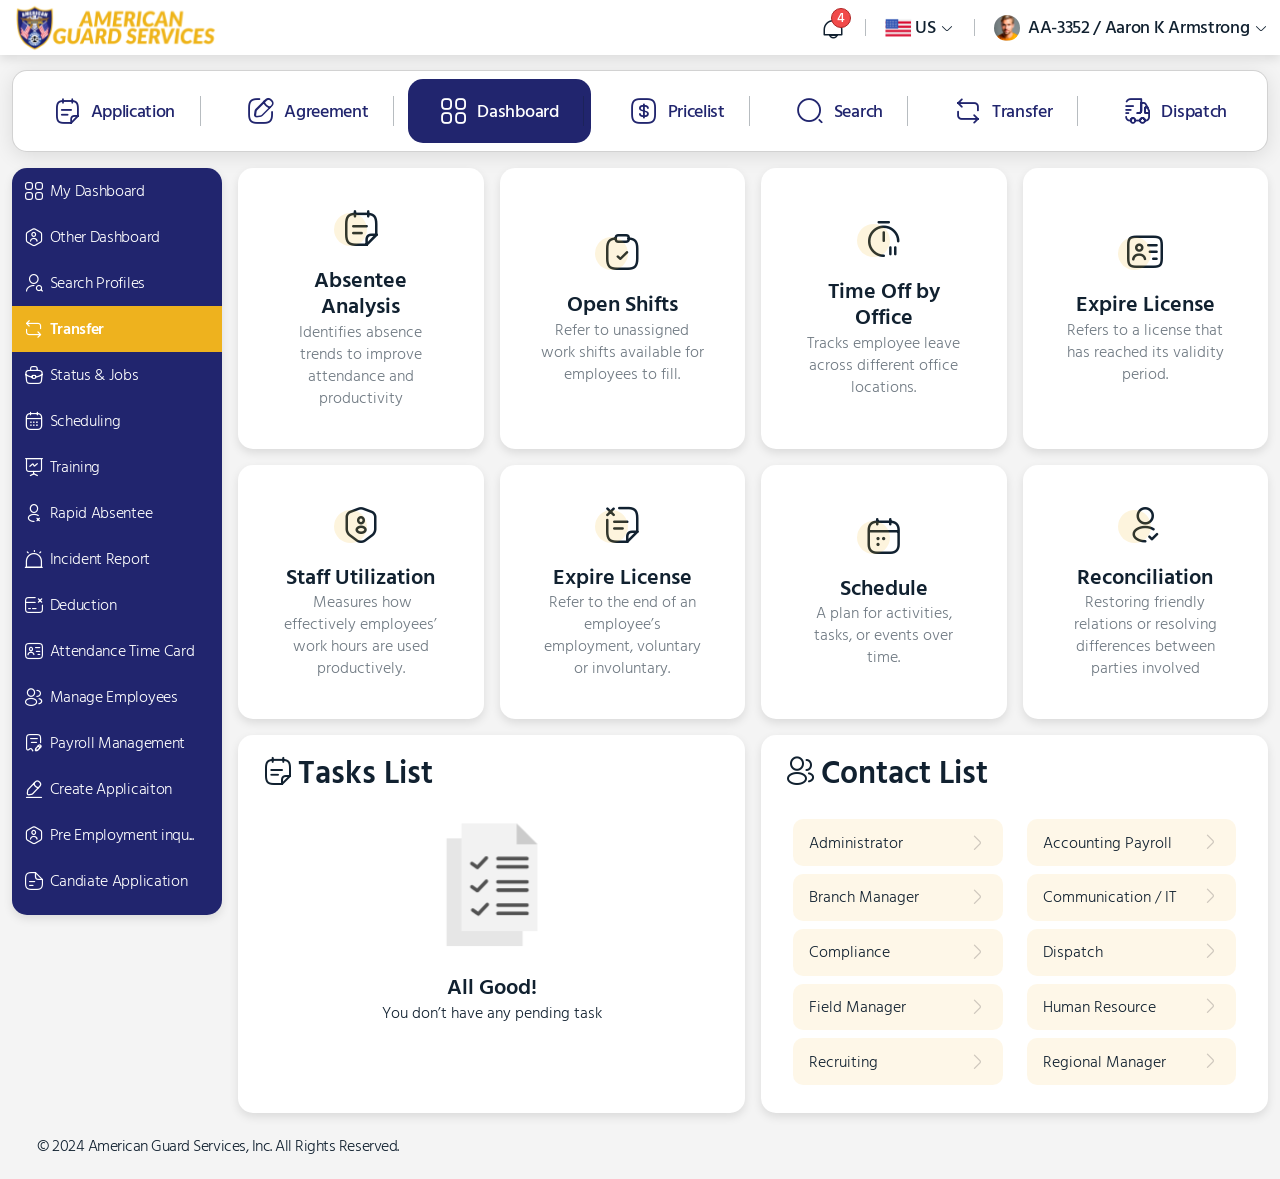
<file: dashboard.html>
<!DOCTYPE html>
<html lang="en">

<head>
    <meta charset="UTF-8" />
    <meta name="viewport" content="width=device-width, initial-scale=1.0" />
    <title>AGS</title>
    <link rel="stylesheet" href="assets/styles/style.css" />
</head>

<body>
    <header>
        <nav class="navbar">
            <div class="container-fluid">
                <a class="navbar-brand" href="#">
                    <img src="./assets/images/logo.svg" alt="logo" />
                </a>
                <ul class="navbar-nav">
                    <li>
                        <div class="notification">
                            <i class="icon-lamp-1"></i>
                            <span> 4 </span>
                            </d>
                    </li>
                    <li>

                        <div class="dropdown">
                            <button class="btn dropdown-toggle" type="button" data-bs-toggle="dropdown"
                                aria-expanded="false">
                                <img src="./assets/images/us-flag.svg" alt="us flag" />
                                US
                            </button>
                            <ul class="dropdown-menu">
                                <li>
                                    <a class="dropdown-item" href="#">
                                        <img src="./assets/images/us-flag.svg" alt="us flag" />
                                        US
                                    </a>
                                </li>
                                <li>
                                    <a class="dropdown-item" href="#">
                                        <img src="./assets/images/canada.png" alt="us flag" />
                                        Canada
                                    </a>
                                </li>
                                <li>
                                    <a class="dropdown-item" href="#">
                                        <img src="./assets/images/denmark.png" alt="us flag" />
                                        Denmark
                                    </a>
                                </li>
                                <li>
                                    <a class="dropdown-item" href="#">
                                        <img src="./assets/images/france.png" alt="us flag" />
                                        France
                                    </a>
                                </li>
                                <li>
                                    <a class="dropdown-item" href="#">
                                        <img src="./assets/images/germany.png" alt="us flag" />
                                        Germany
                                    </a>
                                </li>
                                <li>
                                    <a class="dropdown-item" href="#">
                                        <img src="./assets/images/mexico.png" alt="us flag" />
                                        Mexio
                                    </a>
                                </li>
                                <li>
                                    <a class="dropdown-item" href="#">
                                        <img src="./assets/images/saudi-arabia.png" alt="us flag" />
                                        Saudi
                                    </a>
                                </li>
                                <li>
                                    <a class="dropdown-item" href="#">
                                        <img src="./assets/images/netherlands.png" alt="us flag" />
                                        Netherlands
                                    </a>
                                </li>
                                <li>
                                    <a class="dropdown-item" href="#">
                                        <img src="./assets/images/brazil.png" alt="us flag" />
                                        Brazil
                                    </a>
                                </li>
                                <li>
                                    <a class="dropdown-item" href="#">
                                        <img src="./assets/images/china.png" alt="us flag" />
                                        China
                                    </a>
                                </li>

                                <li>
                                    <a class="dropdown-item" href="#">
                                        <img src="./assets/images/european-union.png" alt="us flag" />
                                        EU Union
                                    </a>
                                </li>
                                <li>
                                    <a class="dropdown-item" href="#">
                                        <img src="./assets/images/pakistan.png" alt="us flag" />
                                        Pakistan
                                    </a>
                                </li>
                                <li>
                                    <a class="dropdown-item" href="#">
                                        <img src="./assets/images/palestine.png" alt="us flag" />
                                        Palestine
                                    </a>
                                </li>
                                <li>
                                    <a class="dropdown-item" href="#">
                                        <img src="./assets/images/philippines.png" alt="us flag" />
                                        Philippines
                                    </a>
                                </li>
                                <li>
                                    <a class="dropdown-item" href="#">
                                        <img src="./assets/images/sweden.png" alt="us flag" />
                                        Sweden
                                    </a>
                                </li>
                                <li>
                                    <a class="dropdown-item" href="#">
                                        <img src="./assets/images/united-arab-emirates.png" alt="us flag" />
                                        Arab Emirates
                                    </a>
                                </li>
                                <li>
                                    <a class="dropdown-item" href="#">
                                        <img src="./assets/images/united-kingdom.png" alt="us flag" />
                                        UK
                                    </a>
                                </li>
                            </ul>
                        </div>
                    </li>
                    <li>

                        <div class="dropdown profile">
                            <button class="btn dropdown-toggle" type="button" data-bs-toggle="dropdown"
                                aria-expanded="false">
                                <img src="./assets/images/avatar.svg" class="me-2 rounded-5" alt="user avatar" />
                                <span class="avatar-user"> AA-3352 / Aaron K Armstrong </span>
                            </button>
                            <ul class="dropdown-menu right">
                                <li><a class="dropdown-item" href="#">Action</a></li>
                                <li><a class="dropdown-item" href="#">Another action</a></li>
                                <li><a class="dropdown-item" href="#">Something else here</a></li>
                            </ul>
                        </div>
                    </li>
                </ul>
            </div>
        </nav>
    </header>
    <div class="container-fluid mobile-menu">
        <div class="dropdown">
            <button class="btn dropdown-toggle" role="button" data-bs-toggle="dropdown" aria-expanded="false">
                <span>
                    <i class="icon-element-3"></i>
                    Menu
                </span>
            </button>
            <div class="main_menu dropdown-menu nav_manu">
                <ul class="navbar-nav d-flex">
                    <li class="nav-item">
                        <a class="nav-link" href="./application.html">
                            <i class="icon-stickynote"></i> Application
                        </a>
                    </li>
                    <li class="nav-item">
                        <a class="nav-link" href="./agreement.html">
                            <i class="icon-edit"></i> Agreement
                        </a>
                    </li>
                    <li class="nav-item active">
                        <a class="nav-link" href="./dashboard.html">
                            <i class="icon-category"></i> Dashboard
                        </a>
                    </li>
                    <li class="nav-item">
                        <a class="nav-link" href="./pricelist.html">
                            <i class="icon-dollar-square"></i> Pricelist
                        </a>
                    </li>
                    <li class="nav-item">
                        <a class="nav-link" href="./search.html">
                            <i class="icon-search-normal-1"></i> Search
                        </a>
                    </li>
                    <li class="nav-item">
                        <a class="nav-link" href="./transfer.html">
                            <i class="icon-repeat"></i> Transfer
                        </a>
                    </li>
                    <li class="nav-item">
                        <a class="nav-link" href="#">
                            <i class="icon-truck-fast"></i> Dispatch
                        </a>
                    </li>
                </ul>
            </div>
        </div>
    </div>

    <div class="container-fluid position-relative">
        <div class="d-flex align-content-center mt-3 flex-wrap position-relative z-1">
            <div class="col-12 d-block d-md-none">
                <div class="dropdown">
                    <button class="btn btn-primary dropdown-toggle w-100 d-flex justify-content-between align-items-center" type="button" data-bs-toggle="dropdown"
                        aria-expanded="false">
                        <span class="d-flex align-items-center">
                            <i class="icon-user-octagon d-flex me-2"></i> Other Dashboard
                        </span>
                    </button>
                    <ul class="dropdown-menu">
                        <li><a class="dropdown-item" href="#"><i class="icon-category"></i> My Dashboard</a></li>
                        <li class="active"><a class="dropdown-item" href="#"><i class="icon-user-octagon"></i> Other Dashboard</a></li>
                        <li><a class="dropdown-item" href="#"><i class="icon-user-search"></i> Search Profiles</a></li>
                        <li><a class="dropdown-item" href="#"><i class="icon-repeat"></i> Transfer</a></li>
                        <li><a class="dropdown-item" href="#"><i class="icon-briefcase"></i> Status & Jobs</a></li>
                        <li><a class="dropdown-item" href="#"><i class="icon-calendar-1"></i> Scheduling</a></li>
                        <li><a class="dropdown-item" href="#"><i class="icon-presention-chart"></i> Training</a></li>
                        <li><a class="dropdown-item" href="#"><i class="icon-profile-delete"></i> Rapid Absentee</a></li>
                        <li><a class="dropdown-item" href="#"><i class="icon-alarm"></i> Incident Report</a></li>
                        <li><a class="dropdown-item" href="#"><i class="icon-card-remove-1"></i> Deduction</a></li>
                        <li><a class="dropdown-item" href="#"><i class="icon-personalcard"></i> Attendance Time Card</a></li>
                        <li><a class="dropdown-item" href="#"><i class="icon-profile-2user"></i> Manage Employees</a></li>
                        <li><a class="dropdown-item" href="#"><i class="icon-receipt-edit"></i> Payroll Management</a></li>
                        
                        <!-- Additional Items -->
                        <li><a class="dropdown-item" href="#"><i class="icon-edit-2"></i> Create Application</a></li>
                        <li><a class="dropdown-item" href="#"><i class="icon-user-octagon"></i> Pre Employment Inquiry</a></li>
                        <li><a class="dropdown-item" href="#"><i class="icon-document-text-1"></i> Candidate Application</a></li>
                        <li><a class="dropdown-item" href="#"><i class="icon-personalcard"></i> Identification</a></li>
                    </ul>
                </div>
            </div>
            <div class="main_side_panel d-md-block d-none">
                <!-- <ul class="folder_menu">
                    <li>
                        <a href="">
                            <i class="folder"></i>
                            Verification File
                        </a>
                    </li>
                    <li class="active">
                        <a data-bs-toggle="collapse" href="#collapseExample" role="button" aria-expanded="false" aria-controls="collapseExample">
                            <i class="folder-open"></i>
                            Hiring File
                        </a>
                        <ul class="collapse" id="collapseExample">
                            <li>
                                <a href="">
                                    <i></i>
                                    <span>Uniform Entrustment Agree</span>
                                </a>
                            </li>
                            <li>
                                <a href="">
                                    <i></i>
                                    <span>Equipment Agreement</span>
                                </a>
                            </li>
                            <li>
                                <a href="">
                                    <i></i>
                                    <span>Uniform Entrustment</span>
                                </a>
                            </li>
                            <li>
                                <a href="">
                                    <i></i>
                                    <span>Sexual Harassment Policy</span>
                                </a>
                            </li>
                            <li>
                                <a href="">
                                    <i></i>
                                    <span>Unlawful Harassment Policy</span>
                                </a>
                            </li>
                            <li>
                                <a href="">
                                    <i></i>
                                    <span>Injury Agreement</span>
                                </a>
                            </li>
                            <li>
                                <a href="">
                                    <i></i>
                                    <span>Drug and Alcohol Policy</span>
                                </a>
                            </li>
                            <li>
                                <a href="">
                                    <i></i>
                                    <span>Workers’ Compensation Po...</span>
                                </a>
                            </li>
                            <li>
                                <a href="">
                                    <i></i>
                                    <span>Excessive use of force</span>
                                </a>
                            </li>
                            <li>
                                <a href="">
                                    <i></i>
                                    <span>Employment Agreement</span>
                                </a>
                            </li>
                            <li>
                                <a href="">
                                    <i></i>
                                    <span>Code of Ethics</span>
                                </a>
                            </li>
                        </ul>
                    </li>
                </ul> -->
                <ul class="menu">
                    <li>
                        <a href="">
                            <i class="icon-category"></i>
                            My Dashboard
                        </a>
                    </li>
                    <li>
                        <a href="">
                            <i class="icon-user-octagon"></i>
                            Other Dashboard
                        </a>
                    </li>
                    <li>
                        <a href="">
                            <i class="icon-user-search"></i>
                            Search Profiles
                        </a>
                    </li>
                    <li class="active">
                        <a href="">
                            <i class="icon-repeat"></i>
                            Transfer
                        </a>
                    </li>
                    <li>
                        <a href="">
                            <i class="icon-briefcase"></i>
                            Status & Jobs
                        </a>
                    </li>
                    <li>
                        <a href="">
                            <i class="icon-calendar-1"></i>
                            Scheduling
                        </a>
                    </li>
                    <li>
                        <a href="">
                            <i class="icon-presention-chart"></i>
                            Training
                        </a>
                    </li>
                    <li>
                        <a href="">
                            <i class="icon-profile-delete"></i>
                            Rapid Absentee
                        </a>
                    </li>
                    <li>
                        <a href="">
                            <i class="icon-alarm"></i>
                            Incident Report
                        </a>
                    </li>
                    <li>
                        <a href="">
                            <i class="icon-card-remove-1"></i>
                            Deduction
                        </a>
                    </li>
                    <li>
                        <a href="">
                            <i class="icon-personalcard"></i>
                            Attendance Time Card
                        </a>
                    </li>
                    <li>
                        <a href="">
                            <i class="icon-profile-2user"></i>
                            Manage Employees
                        </a>
                    </li>
                    <li>
                        <a href="">
                            <i class="icon-receipt-edit"></i>
                            Payroll Management
                        </a>
                    </li>

                    <!-- ------- -->

                    <li>
                        <a href="">
                            <i class="icon-edit-2"></i>
                            Create Applicaiton
                        </a>
                    </li>
                    <li>
                        <a href="">
                            <i class="icon-user-octagon"></i>
                            Pre Employment inqu...
                        </a>
                    </li>
                    <li>
                        <a href="">
                            <i class="icon-document-text-1"></i>
                            Candiate Application
                        </a>
                    </li>
                    <li>
                        <a href="">
                            <i class="icon-personalcard"></i>
                            Identification
                        </a>
                    </li>

                </ul>
            </div>
            <div class="main_content_panel">
                <div class="row g-3">
                    <div class="col-12 col-md-6 col-lg-4 col-xl-3">
                        <div class="card middle card-hover">
                            <i class="icon-stickynote mx-auto"></i>
                            <h3>Absentee Analysis</h3>
                            <p>Identifies absence trends to improve attendance and productivity</p>
                        </div>
                    </div>
                    <div class="col-12 col-md-6 col-lg-4 col-xl-3">
                        <div class="card middle card-hover">
                            <i class="icon-clipboard-tick mx-auto"></i>
                            <h3>Open Shifts</h3>
                            <p>Refer to unassigned work shifts available for employees to fill.</p>
                        </div>
                    </div>
                    <div class="col-12 col-md-6 col-lg-4 col-xl-3">
                        <div class="card middle card-hover">
                            <i class="icon-timer-pause mx-auto"></i>
                            <h3>Time Off by Office</h3>
                            <p>Tracks employee leave across different office locations.</p>
                        </div>
                    </div>
                    <div class="col-12 col-md-6 col-lg-4 col-xl-3">
                        <div class="card middle card-hover">
                            <i class="icon-personalcard mx-auto"></i>
                            <h3>Expire License</h3>
                            <p>Refers to a license that has reached its validity period.</p>
                        </div>
                    </div>
                    <div class="col-12 col-md-6 col-lg-4 col-xl-3">
                        <div class="card middle card-hover">
                            <i class="icon-security-user mx-auto"></i>
                            <h3>Staff Utilization</h3>
                            <p> Measures how effectively employees’ work hours are used productively.</p>
                        </div>
                    </div>
                    <div class="col-12 col-md-6 col-lg-4 col-xl-3">
                        <div class="card middle card-hover">
                            <i class="icon-note-remove mx-auto"></i>
                            <h3>Expire License</h3>
                            <p>Refer to the end of an employee’s employment, voluntary or involuntary.</p>
                        </div>
                    </div>
                    <div class="col-12 col-md-6 col-lg-4 col-xl-3">
                        <div class="card middle card-hover">
                            <i class="icon-calendar-2 mx-auto"></i>
                            <h3>Schedule</h3>
                            <p>A plan for activities, tasks, or events over time.</p>
                        </div>
                    </div>
                    <div class="col-12 col-md-6 col-lg-4 col-xl-3">
                        <div class="card middle card-hover">
                            <i class="icon-profile-tick mx-auto"></i>
                            <h3>Reconciliation</h3>
                            <p>Restoring friendly relations or resolving differences between parties involved</p>
                        </div>
                    </div>
         
                    <div class="col-lg-6 col-12">
                        <div class="card task_card">
                            <div class="d-flex mb-4">
                                <i class="fs-2 m-0 icon-stickynote"></i>
                                <h2 class="m-0 fw-semibold">Tasks List</h2>
                            </div>
                            <img class="mx-auto mb-4" src="./assets/images/to-do-list.svg" alt="">
                            <h3>All Good!</h3>
                            <p class="task">You don’t have any pending task</p>
                        </div>
                    </div>
                    <div class="col-lg-6 col-12">
                        <div class="card task_card">
                            <div class="d-flex mb-4">
                                <i class="fs-2 m-0 icon-profile-2user"></i>
                                <h2 class="m-0 fw-semibold">Contact List</h2>
                            </div>
                            <ul class="row list-unstyled m-0">
                                <li class="col-xl-6 col-12 mb-2">
                                    <a class="text-decoration-none  d-flex align-items-center justify-content-between"
                                        href="">Administrator <i class="icon-arrow-right-3 fs-5 m-0"></i>
                                    </a>
                                </li>
                                <li class="col-xl-6 col-12 mb-2">
                                    <a class="text-decoration-none  d-flex justify-content-between"
                                        href="">Accounting Payroll<i class="icon-arrow-right-3 fs-5 m-0"></i>
                                    </a>
                                </li>
                                <li class="col-xl-6 col-12 mb-2">
                                    <a class="text-decoration-none  d-flex align-items-center justify-content-between"
                                        href="">Branch Manager<i class="icon-arrow-right-3 fs-5 m-0"></i>
                                    </a>
                                </li>
                                <li class="col-xl-6 col-12 mb-2">
                                    <a class="text-decoration-none  d-flex justify-content-between"
                                        href="">Communication / IT<i class="icon-arrow-right-3 fs-5 m-0"></i>
                                    </a>
                                </li>
                                <li class="col-xl-6 col-12 mb-2">
                                    <a class="text-decoration-none  d-flex align-items-center justify-content-between"
                                        href="">Compliance<i class="icon-arrow-right-3 fs-5 m-0"></i>
                                    </a>
                                </li>
                                <li class="col-xl-6 col-12 mb-2">
                                    <a class="text-decoration-none  d-flex justify-content-between"
                                        href="">Dispatch<i class="icon-arrow-right-3 fs-5 m-0"></i>
                                    </a>
                                </li>
                                <li class="col-xl-6 col-12 mb-2">
                                    <a class="text-decoration-none  d-flex align-items-center justify-content-between"
                                        href="">Field Manager<i class="icon-arrow-right-3 fs-5 m-0"></i>
                                    </a>
                                </li>
                                <li class="col-xl-6 col-12 mb-2">
                                    <a class="text-decoration-none  d-flex justify-content-between"
                                        href="">Human Resource<i class="icon-arrow-right-3 fs-5 m-0"></i>
                                    </a>
                                </li>
                                <li class="col-xl-6 col-12 mb-2">
                                    <a class="text-decoration-none  d-flex align-items-center justify-content-between"
                                        href="">Recruiting<i class="icon-arrow-right-3 fs-5 m-0"></i>
                                    </a>
                                </li>
                                <li class="col-xl-6 col-12 mb-2">
                                    <a class="text-decoration-none  d-flex justify-content-between"
                                        href="">Regional Manager<i class="icon-arrow-right-3 fs-5 m-0"></i>
                                    </a>
                                </li>
                            </ul>
                        </div>
                    </div>
                </div>
            </div>
        </div>

    </div>

    <footer>
        <div class="container-fluid">
            <p>© 2024 American Guard Services, Inc. All Rights Reserved.</p>
        </div>
    </footer>


    <script src="node_modules/@popperjs/core/dist/umd/popper.min.js"></script>
    <script src="node_modules/bootstrap/dist/js/bootstrap.min.js"></script>
</body>

</html>
</file>
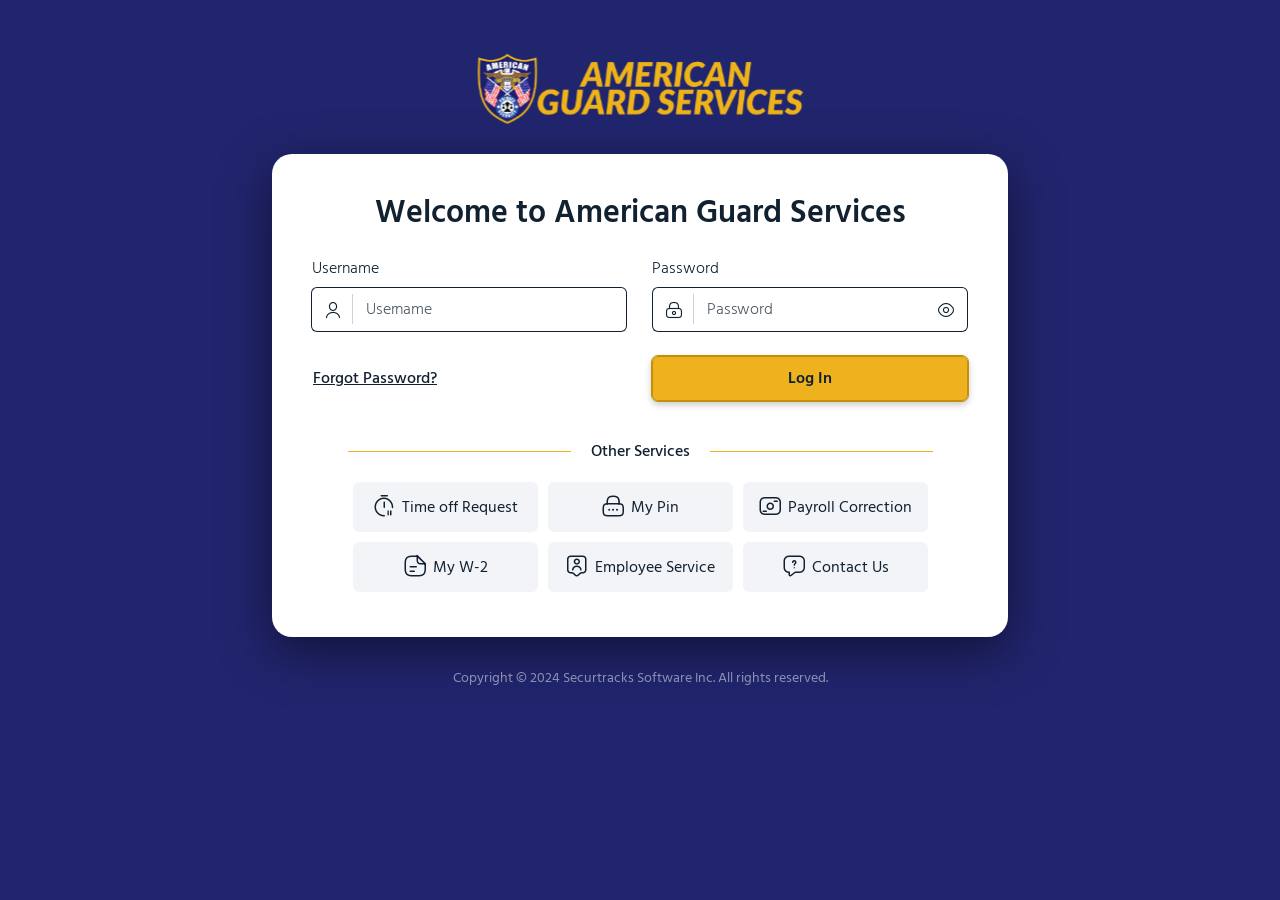
<file: login.html>
<!DOCTYPE html>
<html lang="en">
  <head>
    <meta charset="UTF-8" />
    <meta name="viewport" content="width=device-width, initial-scale=1.0" />
    <title>AGS Login</title>
    <link rel="stylesheet" href="assets/styles/style.css" />
  </head>

  <body class="bg-primery-color">
    <div class="container">
      <div class="row text-center justify-content-center">
        <div class="col-12 col-lg-10 col-xl-8 mt-5">
          <a class="navbar-brand" href="#">
            <img src="./assets/images/logo.svg" width="340" alt="logo" />
          </a>
          <div class="login-card">
            <h2 class="mb-4">Welcome to American Guard Services</h2>

            <form>
              <div class="row text-md-start">
                <div class="col-12 col-md-6">
                  <div class="input-group mb-4">
                    <label for="exampleFormControlInput1" class="form-label"
                      >Username</label
                    >
                    <div class="input-group">
                      <span class="input-group-text" id="basic-addon1"
                        ><i class="icon-user"></i
                      ></span>

                      <input
                        type="username"
                        class="form-control"
                        id="username"
                        placeholder="Username"
                        required
                      />
                    </div>
                  </div>
                </div>
                <div class="col-12 col-md-6 text-start">
                  <div class="mb-4">
                    <label for="exampleFormControlInput1" class="form-label"
                      >Password</label
                    >
                    <div class="input-group password-group">
                      <span class="input-group-text" id="basic-addon1"
                        ><i class="icon-lock"></i
                      ></span>
                      <input
                        type="password"
                        class="form-control"
                        id="password"
                        placeholder="Password"
                        required
                      />
                      <span class="input-group-text password-eye"><i class="icon-eye"></i></span>
                    </div>
                  </div>
                </div>
                <div class="col-12 col-md-6 text-md-end order-md-1">
                    <a href="./index.html" class="btn btn-warning my-md-0 my-2">
                      Log In
                    </a>
                  </div>
                <div class="col-12 col-md-6 order-md-0">
                  <button type="button" class="btn btn-link">
                    Forgot Password?
                  </button>
                </div>
                
              </div>
            </form>

            <div class="my-links">
              <h6><span>Other Services</span></h6>
              <ul>
                <li><a href="javascript:"><i class="icon-timer-pause"></i> Time off Request</a></li>
                <li><a href="javascript:"><i class="icon-lock-1"></i> My Pin</a></li>
                <li><a href="javascript:"><i class="icon-money-3"></i> Payroll Correction</a></li>
              </ul>
              <ul>
                <li><a href="javascript:"><i class="icon-document-text-1"></i> My W-2</a></li>
                <li><a href="javascript:"><i class="icon-user-tag"></i> Employee Service</a></li>
                <li><a href="javascript:"><i class="icon-message-question"></i> Contact Us</a></li>
              </ul>
            </div>
          </div>
          <div class="container">
            <p class="login-copy-rught">
              Copyright © 2024 Securtracks Software Inc. All rights reserved.
            </p>
          </div>
        </div>
      </div>
    </div>
  </body>
</html>
</file>
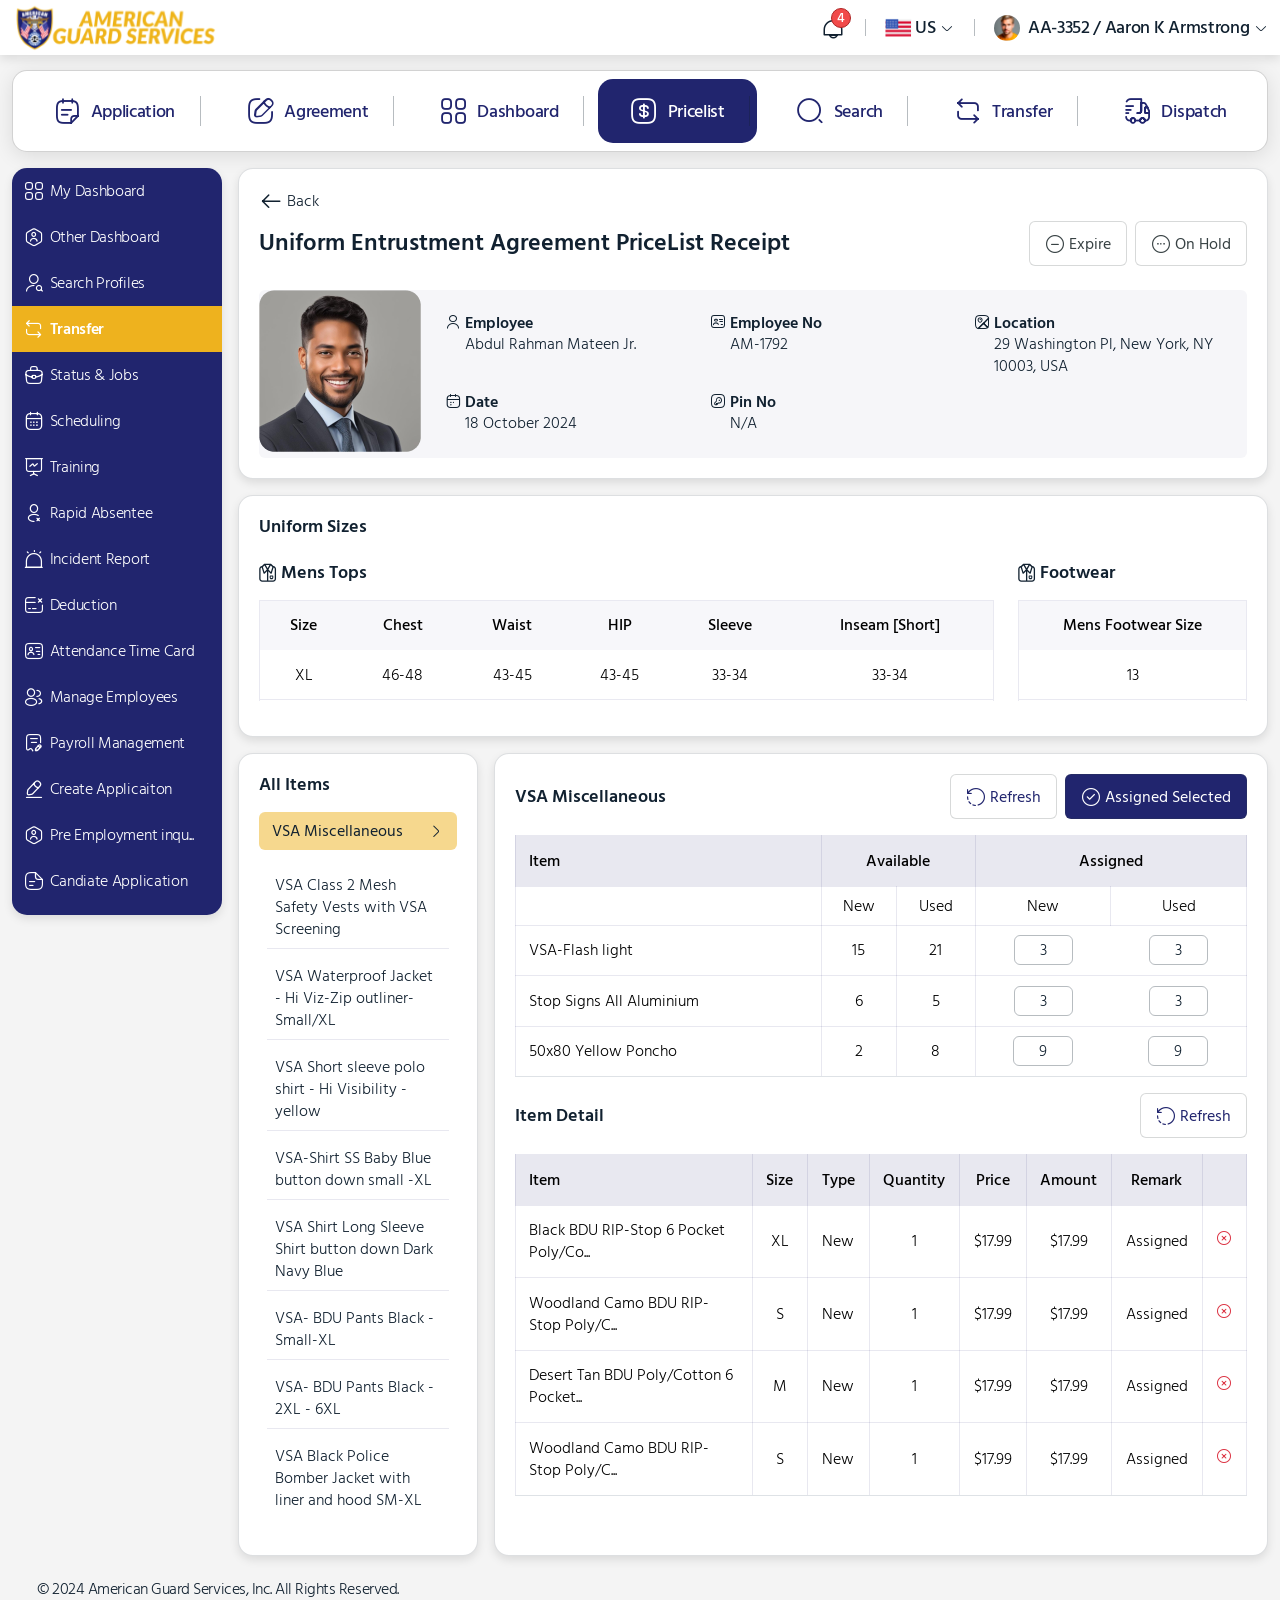
<file: pricelist.html>
<!DOCTYPE html>
<html lang="en">

<head>
    <meta charset="UTF-8" />
    <meta name="viewport" content="width=device-width, initial-scale=1.0" />
    <title>AGS</title>
    <link rel="stylesheet" href="assets/styles/style.css" />
</head>

<body>
    <header>
        <nav class="navbar">
            <div class="container-fluid">
                <a class="navbar-brand" href="#">
                    <img src="./assets/images/logo.svg" alt="logo" />
                </a>
                <ul class="navbar-nav">
                    <li>
                        <div class="notification">
                            <i class="icon-lamp-1"></i>
                            <span> 4 </span>
                            </d>
                    </li>
                    <li>

                        <div class="dropdown">
                            <button class="btn dropdown-toggle" type="button" data-bs-toggle="dropdown"
                                aria-expanded="false">
                                <img src="./assets/images/us-flag.svg" alt="us flag" />
                                US
                            </button>
                            <ul class="dropdown-menu">
                                <li>
                                    <a class="dropdown-item" href="#">
                                        <img src="./assets/images/us-flag.svg" alt="us flag" />
                                        US
                                    </a>
                                </li>
                                <li>
                                    <a class="dropdown-item" href="#">
                                        <img src="./assets/images/canada.png" alt="us flag" />
                                        Canada
                                    </a>
                                </li>
                                <li>
                                    <a class="dropdown-item" href="#">
                                        <img src="./assets/images/denmark.png" alt="us flag" />
                                        Denmark
                                    </a>
                                </li>
                                <li>
                                    <a class="dropdown-item" href="#">
                                        <img src="./assets/images/france.png" alt="us flag" />
                                        France
                                    </a>
                                </li>
                                <li>
                                    <a class="dropdown-item" href="#">
                                        <img src="./assets/images/germany.png" alt="us flag" />
                                        Germany
                                    </a>
                                </li>
                                <li>
                                    <a class="dropdown-item" href="#">
                                        <img src="./assets/images/mexico.png" alt="us flag" />
                                        Mexio
                                    </a>
                                </li>
                                <li>
                                    <a class="dropdown-item" href="#">
                                        <img src="./assets/images/saudi-arabia.png" alt="us flag" />
                                        Saudi
                                    </a>
                                </li>
                                <li>
                                    <a class="dropdown-item" href="#">
                                        <img src="./assets/images/netherlands.png" alt="us flag" />
                                        Netherlands
                                    </a>
                                </li>
                                <li>
                                    <a class="dropdown-item" href="#">
                                        <img src="./assets/images/brazil.png" alt="us flag" />
                                        Brazil
                                    </a>
                                </li>
                                <li>
                                    <a class="dropdown-item" href="#">
                                        <img src="./assets/images/china.png" alt="us flag" />
                                        China
                                    </a>
                                </li>

                                <li>
                                    <a class="dropdown-item" href="#">
                                        <img src="./assets/images/european-union.png" alt="us flag" />
                                        EU Union
                                    </a>
                                </li>
                                <li>
                                    <a class="dropdown-item" href="#">
                                        <img src="./assets/images/pakistan.png" alt="us flag" />
                                        Pakistan
                                    </a>
                                </li>
                                <li>
                                    <a class="dropdown-item" href="#">
                                        <img src="./assets/images/palestine.png" alt="us flag" />
                                        Palestine
                                    </a>
                                </li>
                                <li>
                                    <a class="dropdown-item" href="#">
                                        <img src="./assets/images/philippines.png" alt="us flag" />
                                        Philippines
                                    </a>
                                </li>
                                <li>
                                    <a class="dropdown-item" href="#">
                                        <img src="./assets/images/sweden.png" alt="us flag" />
                                        Sweden
                                    </a>
                                </li>
                                <li>
                                    <a class="dropdown-item" href="#">
                                        <img src="./assets/images/united-arab-emirates.png" alt="us flag" />
                                        Arab Emirates
                                    </a>
                                </li>
                                <li>
                                    <a class="dropdown-item" href="#">
                                        <img src="./assets/images/united-kingdom.png" alt="us flag" />
                                        UK
                                    </a>
                                </li>
                            </ul>
                        </div>
                    </li>
                    <li>

                        <div class="dropdown profile">
                            <button class="btn dropdown-toggle" type="button" data-bs-toggle="dropdown"
                                aria-expanded="false">
                                <img src="./assets/images/avatar.svg" class="me-2 rounded-5" alt="user avatar" />
                                <span class="avatar-user"> AA-3352 / Aaron K Armstrong </span>
                            </button>
                            <ul class="dropdown-menu right">
                                <li><a class="dropdown-item" href="#">Action</a></li>
                                <li><a class="dropdown-item" href="#">Another action</a></li>
                                <li><a class="dropdown-item" href="#">Something else here</a></li>
                            </ul>
                        </div>
                    </li>
                </ul>
            </div>
        </nav>
    </header>
    <div class="container-fluid mobile-menu">
        <div class="dropdown">
            <button class="btn dropdown-toggle" role="button" data-bs-toggle="dropdown" aria-expanded="false">
                <span>
                    <i class="icon-element-3"></i>
                    Menu
                </span>
            </button>
            <div class="main_menu dropdown-menu nav_manu">
                <ul class="navbar-nav d-flex">
                    <li class="nav-item">
                        <a class="nav-link" href="./application.html">
                            <i class="icon-stickynote"></i> Application
                        </a>
                    </li>
                    <li class="nav-item">
                        <a class="nav-link" href="./agreement.html">
                            <i class="icon-edit"></i> Agreement
                        </a>
                    </li>
                    <li class="nav-item">
                        <a class="nav-link" href="./dashboard.html">
                            <i class="icon-category"></i> Dashboard
                        </a>
                    </li>
                    <li class="nav-item active">
                        <a class="nav-link" href="./pricelist.html">
                            <i class="icon-dollar-square"></i> Pricelist
                        </a>
                    </li>
                    <li class="nav-item">
                        <a class="nav-link" href="./search.html">
                            <i class="icon-search-normal-1"></i> Search
                        </a>
                    </li>
                    <li class="nav-item">
                        <a class="nav-link" href="./transfer.html">
                            <i class="icon-repeat"></i> Transfer
                        </a>
                    </li>
                    <li class="nav-item">
                        <a class="nav-link" href="#">
                            <i class="icon-truck-fast"></i> Dispatch
                        </a>
                    </li>
                </ul>
            </div>
        </div>
    </div>

    <div class="container-fluid position-relative">
        <div class="d-flex align-content-center mt-3 flex-wrap position-relative z-1">
            <div class="col-12 d-block d-md-none">
                <div class="dropdown">
                    <button
                        class="btn btn-primary dropdown-toggle w-100 d-flex justify-content-between align-items-center"
                        type="button" data-bs-toggle="dropdown" aria-expanded="false">
                        <span class="d-flex align-items-center">
                            <i class="icon-user-octagon d-flex me-2"></i> Other Dashboard
                        </span>
                    </button>
                    <ul class="dropdown-menu">
                        <li><a class="dropdown-item" href="#"><i class="icon-category"></i> My Dashboard</a></li>
                        <li class="active"><a class="dropdown-item" href="#"><i class="icon-user-octagon"></i> Other
                                Dashboard</a></li>
                        <li><a class="dropdown-item" href="#"><i class="icon-user-search"></i> Search Profiles</a></li>
                        <li><a class="dropdown-item" href="#"><i class="icon-repeat"></i> Transfer</a></li>
                        <li><a class="dropdown-item" href="#"><i class="icon-briefcase"></i> Status & Jobs</a></li>
                        <li><a class="dropdown-item" href="#"><i class="icon-calendar-1"></i> Scheduling</a></li>
                        <li><a class="dropdown-item" href="#"><i class="icon-presention-chart"></i> Training</a></li>
                        <li><a class="dropdown-item" href="#"><i class="icon-profile-delete"></i> Rapid Absentee</a>
                        </li>
                        <li><a class="dropdown-item" href="#"><i class="icon-alarm"></i> Incident Report</a></li>
                        <li><a class="dropdown-item" href="#"><i class="icon-card-remove-1"></i> Deduction</a></li>
                        <li><a class="dropdown-item" href="#"><i class="icon-personalcard"></i> Attendance Time Card</a>
                        </li>
                        <li><a class="dropdown-item" href="#"><i class="icon-profile-2user"></i> Manage Employees</a>
                        </li>
                        <li><a class="dropdown-item" href="#"><i class="icon-receipt-edit"></i> Payroll Management</a>
                        </li>

                        <!-- Additional Items -->
                        <li><a class="dropdown-item" href="#"><i class="icon-edit-2"></i> Create Application</a></li>
                        <li><a class="dropdown-item" href="#"><i class="icon-user-octagon"></i> Pre Employment
                                Inquiry</a></li>
                        <li><a class="dropdown-item" href="#"><i class="icon-document-text-1"></i> Candidate
                                Application</a></li>
                        <li><a class="dropdown-item" href="#"><i class="icon-personalcard"></i> Identification</a></li>
                    </ul>
                </div>
            </div>
            <div class="main_side_panel d-md-block d-none">
                <!-- <ul class="folder_menu">
                    <li>
                        <a href="">
                            <i class="folder"></i>
                            Verification File
                        </a>
                    </li>
                    <li class="active">
                        <a data-bs-toggle="collapse" href="#collapseExample" role="button" aria-expanded="false" aria-controls="collapseExample">
                            <i class="folder-open"></i>
                            Hiring File
                        </a>
                        <ul class="collapse" id="collapseExample">
                            <li>
                                <a href="">
                                    <i></i>
                                    <span>Uniform Entrustment Agree</span>
                                </a>
                            </li>
                            <li>
                                <a href="">
                                    <i></i>
                                    <span>Equipment Agreement</span>
                                </a>
                            </li>
                            <li>
                                <a href="">
                                    <i></i>
                                    <span>Uniform Entrustment</span>
                                </a>
                            </li>
                            <li>
                                <a href="">
                                    <i></i>
                                    <span>Sexual Harassment Policy</span>
                                </a>
                            </li>
                            <li>
                                <a href="">
                                    <i></i>
                                    <span>Unlawful Harassment Policy</span>
                                </a>
                            </li>
                            <li>
                                <a href="">
                                    <i></i>
                                    <span>Injury Agreement</span>
                                </a>
                            </li>
                            <li>
                                <a href="">
                                    <i></i>
                                    <span>Drug and Alcohol Policy</span>
                                </a>
                            </li>
                            <li>
                                <a href="">
                                    <i></i>
                                    <span>Workers’ Compensation Po...</span>
                                </a>
                            </li>
                            <li>
                                <a href="">
                                    <i></i>
                                    <span>Excessive use of force</span>
                                </a>
                            </li>
                            <li>
                                <a href="">
                                    <i></i>
                                    <span>Employment Agreement</span>
                                </a>
                            </li>
                            <li>
                                <a href="">
                                    <i></i>
                                    <span>Code of Ethics</span>
                                </a>
                            </li>
                        </ul>
                    </li>
                </ul> -->
                <ul class="menu">
                    <li>
                        <a href="">
                            <i class="icon-category"></i>
                            My Dashboard
                        </a>
                    </li>
                    <li>
                        <a href="">
                            <i class="icon-user-octagon"></i>
                            Other Dashboard
                        </a>
                    </li>
                    <li>
                        <a href="">
                            <i class="icon-user-search"></i>
                            Search Profiles
                        </a>
                    </li>
                    <li class="active">
                        <a href="">
                            <i class="icon-repeat"></i>
                            Transfer
                        </a>
                    </li>
                    <li>
                        <a href="">
                            <i class="icon-briefcase"></i>
                            Status & Jobs
                        </a>
                    </li>
                    <li>
                        <a href="">
                            <i class="icon-calendar-1"></i>
                            Scheduling
                        </a>
                    </li>
                    <li>
                        <a href="">
                            <i class="icon-presention-chart"></i>
                            Training
                        </a>
                    </li>
                    <li>
                        <a href="">
                            <i class="icon-profile-delete"></i>
                            Rapid Absentee
                        </a>
                    </li>
                    <li>
                        <a href="">
                            <i class="icon-alarm"></i>
                            Incident Report
                        </a>
                    </li>
                    <li>
                        <a href="">
                            <i class="icon-card-remove-1"></i>
                            Deduction
                        </a>
                    </li>
                    <li>
                        <a href="">
                            <i class="icon-personalcard"></i>
                            Attendance Time Card
                        </a>
                    </li>
                    <li>
                        <a href="">
                            <i class="icon-profile-2user"></i>
                            Manage Employees
                        </a>
                    </li>
                    <li>
                        <a href="">
                            <i class="icon-receipt-edit"></i>
                            Payroll Management
                        </a>
                    </li>

                    <!-- ------- -->

                    <li>
                        <a href="">
                            <i class="icon-edit-2"></i>
                            Create Applicaiton
                        </a>
                    </li>
                    <li>
                        <a href="">
                            <i class="icon-user-octagon"></i>
                            Pre Employment inqu...
                        </a>
                    </li>
                    <li>
                        <a href="">
                            <i class="icon-document-text-1"></i>
                            Candiate Application
                        </a>
                    </li>
                    <li>
                        <a href="">
                            <i class="icon-personalcard"></i>
                            Identification
                        </a>
                    </li>

                </ul>
            </div>
            <div class="main_content_panel">
                <div class="over-card mb-3">
                    <div class="mb-4">
                        <div class="d-flex align-items-center mb-2">
                            <i class="icon-arrow-left fs-4 d-flex me-1"></i>
                            <span>Back</span>
                        </div>
                        <div class="d-flex flex-wrap align-items-center justify-content-between">
                            <h4 class="mb-0">Uniform Entrustment Agreement PriceList Receipt</h4>
                            <span class="d-flex">
                                <button class="btn btn-outline-secondary me-2"><i
                                        class="icon-minus-cirlce me-1 d-flex"></i>Expire</button>
                                <button class="btn btn-outline-secondary"><i class="icon-more-circle me-1 d-flex"></i>On
                                    Hold</button>
                            </span>
                        </div>
                    </div>
                    <div class="employee-detail rounded">
                        <div class="d-lg-flex d-block">
                            <div class="text-center p-3 p-md-0">
                                <img src="./assets/images/mateen.png" alt="">
                            </div>
                            <div class="p-4 row w-100 g-3">
                                <div class="col-lg-4 col-md-6 col-12">
                                    <div class="d-flex">
                                        <i class="icon-user me-1 d-flex"></i>
                                        <span>
                                            <h6 class="mb-0">Employee</h6>
                                            <p class="mb-0">Abdul Rahman Mateen Jr.</p>
                                        </span>
                                    </div>
                                </div>
                                <div class="col-lg-4 col-md-6 col-12">
                                    <div class="d-flex">
                                        <i class="icon-personalcard me-1 d-flex"></i>
                                        <span>
                                            <h6 class="mb-0">Employee No</h6>
                                            <p class="mb-0">AM-1792</p>
                                        </span>
                                    </div>
                                </div>
                                <div class="col-lg-4 col-md-6 col-12">
                                    <div class="d-flex">
                                        <i class="icon-map-1 me-1 d-flex"></i>
                                        <span>
                                            <h6 class="mb-0">Location</h6>
                                            <p class="mb-0">29 Washington Pl, New York, NY 10003, USA</p>
                                        </span>
                                    </div>
                                </div>
                                <div class="col-lg-4 col-md-6 col-12">
                                    <div class="d-flex">
                                        <i class="icon-calendar-2 me-1 d-flex"></i>
                                        <span>
                                            <h6 class="mb-0">Date</h6>
                                            <p class="mb-0">18 October 2024</p>
                                        </span>
                                    </div>
                                </div>
                                <div class="col-lg-4 col-md-6 col-12">
                                    <div class="d-flex">
                                        <i class="icon-key-square me-1 d-flex"></i>
                                        <span>
                                            <h6 class="mb-0">Pin No</h6>
                                            <p class="mb-0">N/A</p>
                                        </span>
                                    </div>
                                </div>
                                
                            </div>
                        </div>
                    </div>
                </div>
                <div class="over-card mb-3">
                    <h5 class="mb-4">
                        Uniform Sizes
                    </h5>
                    <div class="row">
                        <div class="col-12 col-md-9">
                            <div class="d-flex mb-3">
                                <img class="me-1" src="./assets/images/Union.svg" alt="">
                                <h5 class="mb-0">
                                    Mens Tops
                                </h5>
                            </div>
                            <div class="table-responsive">
                                <table class="table text-center">
                                    <thead>
                                        <tr>
                                            <th class="fw-medium">Size</th>
                                            <th class="fw-medium">Chest</th>
                                            <th class="fw-medium">Waist</th>
                                            <th class="fw-medium">HIP</th>
                                            <th class="fw-medium">Sleeve</th>
                                            <th class="fw-medium">Inseam [Short]</th>
                                        </tr>
                                    </thead>
                                    <tbody>
                                        <tr>
                                            <td>XL</td>
                                            <td>46-48</td>
                                            <td>43-45</td>
                                            <td>43-45</td>
                                            <td>33-34</td>
                                            <td>33-34</td>
                                        </tr>
                                        <tr>
                                    </tbody>
                                </table>
                            </div>
                        </div>
                        <div class="col-12 col-md-3">
                            <div class="d-flex mb-3">
                                <img class="me-1" src="./assets/images/Union.svg" alt="">
                                <h5 class="mb-0">
                                    Footwear
                                </h5>
                            </div>
                            <div class="table-responsive">
                                <table class="table text-center">
                                    <thead>
                                        <tr>
                                            <th class="fw-medium">Mens Footwear Size</th>
                                        </tr>
                                    </thead>
                                    <tbody>
                                        <tr>
                                            <td>13</td>
                                        </tr>
                                        <tr>
                                    </tbody>
                                </table>
                            </div>
                            
                        </div>
                    </div>
                </div>

                <div class="row">
                    <div class="col-lg-3 col-md-6 col-12 mb-3 mb-md-0">
                        <div class="over-card h-100">
                            <h5 class="mb-3">
                                All Items
                            </h5>
                            <div>
                                <div class="btn-group dropend w-100 mb-3">
                                    <button type="button"
                                        class="btn d-flex align-items-center justify-content-between rounded "
                                        data-bs-toggle="dropdown" aria-expanded="false">
                                        VSA Miscellaneous <i class="icon-arrow-right-3 d-flex"></i>
                                    </button>
                                    <ul class="dropdown-menu">
                                        <li><a class="dropdown-item" href="#">Menu item</a></li>
                                        <li><a class="dropdown-item" href="#">Menu item</a></li>
                                        <li><a class="dropdown-item" href="#">Menu item</a></li>
                                    </ul>
                                </div>
                                <ul class="list-unstyled all-items px-2">
                                    <li>
                                        VSA Class 2 Mesh Safety Vests with VSA Screening
                                    </li>
                                    <li>
                                        VSA Waterproof Jacket - Hi Viz-Zip outliner-Small/XL
                                    </li>
                                    <li>
                                        VSA Short sleeve polo shirt - Hi Visibility - yellow
                                    </li>
                                    <li>
                                        VSA-Shirt SS Baby Blue button down small -XL
                                    </li>
                                    <li>
                                        VSA Shirt Long Sleeve Shirt button down Dark Navy Blue
                                    </li>
                                    <li>
                                        VSA- BDU Pants Black - Small-XL
                                    </li>
                                    <li>
                                        VSA- BDU Pants Black - 2XL - 6XL
                                    </li>
                                    <li class="border-bottom-0">
                                        VSA Black Police Bomber Jacket with liner and hood SM-XL
                                    </li>

                                </ul>
                            </div>
                        </div>
                    </div>
                    <div class="col-12 col-lg-9 col-md-6 ps-lg-1">
                        <div class="over-card h-100">
                            <div class="miscellaneous">
                                <div class="d-flex flex-wrap align-items-center justify-content-between mb-3">
                                    <h5 class="mb-0">VSA Miscellaneous</h5>
                                    <span class="d-flex">
                                        <button class="btn btn-outline-secondary me-2 text-primary"><i
                                                class="icon-refresh me-1 d-flex"></i>Refresh</button>
                                        <button class="btn btn-outline-secondary bg-primary text-white">
                                            <i class="icon-tick-circle me-1 d-flex"></i>Assigned Selected</button>
                                    </span>
                                </div>
                                <div class="table-responsive">
                                    <table class="table text-center border">
                                        <thead>
                                            <tr>
                                                <th class="fw-medium text-start">Item</th>
                                                <th colspan="2" class="fw-medium">Available</th>
                                                <th colspan="2" class="fw-medium">Assigned</th>
                                            </tr>
                                        </thead>
                                        <tbody>
                                            <tr>
                                                <td class="p-0"></td>
                                                <td class="p-2">New</td>
                                                <td class="p-2">Used</td>
                                                <td class="p-2">New</td>
                                                <td class="p-2">Used</td>
                                            </tr>
                                            <tr>
                                                <td class="text-start">VSA-Flash light</td>
                                                <td>15</td>
                                                <td>21</td>
                                                <td class="border-end-0">
                                                    <span>3</span>
                                                </td>
                                                <td class="border-start-0">
                                                    <span>3</span>
                                                </td>
                                            </tr>
                                            <tr>
                                                <td class="text-start">Stop Signs All Aluminium</td>
                                                <td>6</td>
                                                <td>5</td>
                                                <td class="border-end-0">
                                                    <span>3</span>
                                                </td>
                                                <td class="border-start-0">
                                                    <span>3</span>
                                                </td>
                                            </tr>
                                            <tr>
                                                <td class="text-start">50x80 Yellow Poncho</td>
                                                <td>2</td>
                                                <td>8</td>
                                                <td class="border-end-0">
                                                    <span>9</span>
                                                </td>
                                                <td class="border-start-0">
                                                    <span>9</span>
                                                </td>
                                            </tr>
                                            <tr>
                                        </tbody>
                                    </table>
                                </div>
                               
                            </div>
                            <div class="miscellaneous">
                                <div class="d-flex flex-wrap align-items-center justify-content-between mb-3">
                                    <h5 class="mb-0">Item Detail</h5>
                                    <button class="btn btn-outline-secondary text-primary">
                                        <i class="icon-refresh me-1 d-flex"></i>Refresh</button>
                                </div>
                                <div class="table-responsive">
                                    <table class="table text-center border">
                                        <thead>
                                            <tr>
                                                <th class="fw-medium text-start">Item</th>
                                                <th class="fw-medium">Size</th>
                                                <th class="fw-medium">Type</th>
                                                <th class="fw-medium">Quantity</th>
                                                <th class="fw-medium">Price</th>
                                                <th class="fw-medium">Amount</th>
                                                <th class="fw-medium">Remark</th>
                                                <th></th>
                                            </tr>
                                        </thead>
                                        <tbody>
                                            <tr>
                                                <td class="text-start">Black BDU RIP-Stop 6 Pocket Poly/Co...</td>
                                                <td>XL</td>
                                                <td>New</td>
                                                <td>1</td>
                                                <td>$17.99</td>
                                                <td>$17.99</td>
                                                <td>Assigned</td>
                                                <td><i class="icon-close-circle text-danger"></i></td>
                                            </tr>
                                            <tr>
                                                <td class="text-start">Woodland Camo BDU RIP-Stop Poly/C...</td>
                                                <td>S</td>
                                                <td>New</td>
                                                <td>1</td>
                                                <td>$17.99</td>
                                                <td>$17.99</td>
                                                <td>Assigned</td>
                                                <td><i class="icon-close-circle text-danger"></i></td>
                                            </tr>
                                            <tr>
                                                <td class="text-start">Desert Tan BDU Poly/Cotton 6 Pocket...</td>
                                                <td>M</td>
                                                <td>New</td>
                                                <td>1</td>
                                                <td>$17.99</td>
                                                <td>$17.99</td>
                                                <td>Assigned</td>
                                                <td><i class="icon-close-circle text-danger"></i></td>
                                            </tr>
                                            <tr>
                                                <td class="text-start">Woodland Camo BDU RIP-Stop Poly/C...</td>
                                                <td>S</td>
                                                <td>New</td>
                                                <td>1</td>
                                                <td>$17.99</td>
                                                <td>$17.99</td>
                                                <td>Assigned</td>
                                                <td><i class="icon-close-circle text-danger"></i></td>
                                            </tr>
                                            <tr>
                                        </tbody>
                                    </table>
                                </div>
                                
                            </div>
                        </div>
                    </div>
                </div>

            </div>
        </div>

    </div>

    <footer>
        <div class="container-fluid">
            <p>© 2024 American Guard Services, Inc. All Rights Reserved.</p>
        </div>
    </footer>


    <script src="node_modules/@popperjs/core/dist/umd/popper.min.js"></script>
    <script src="node_modules/bootstrap/dist/js/bootstrap.min.js"></script>
</body>

</html>
</file>
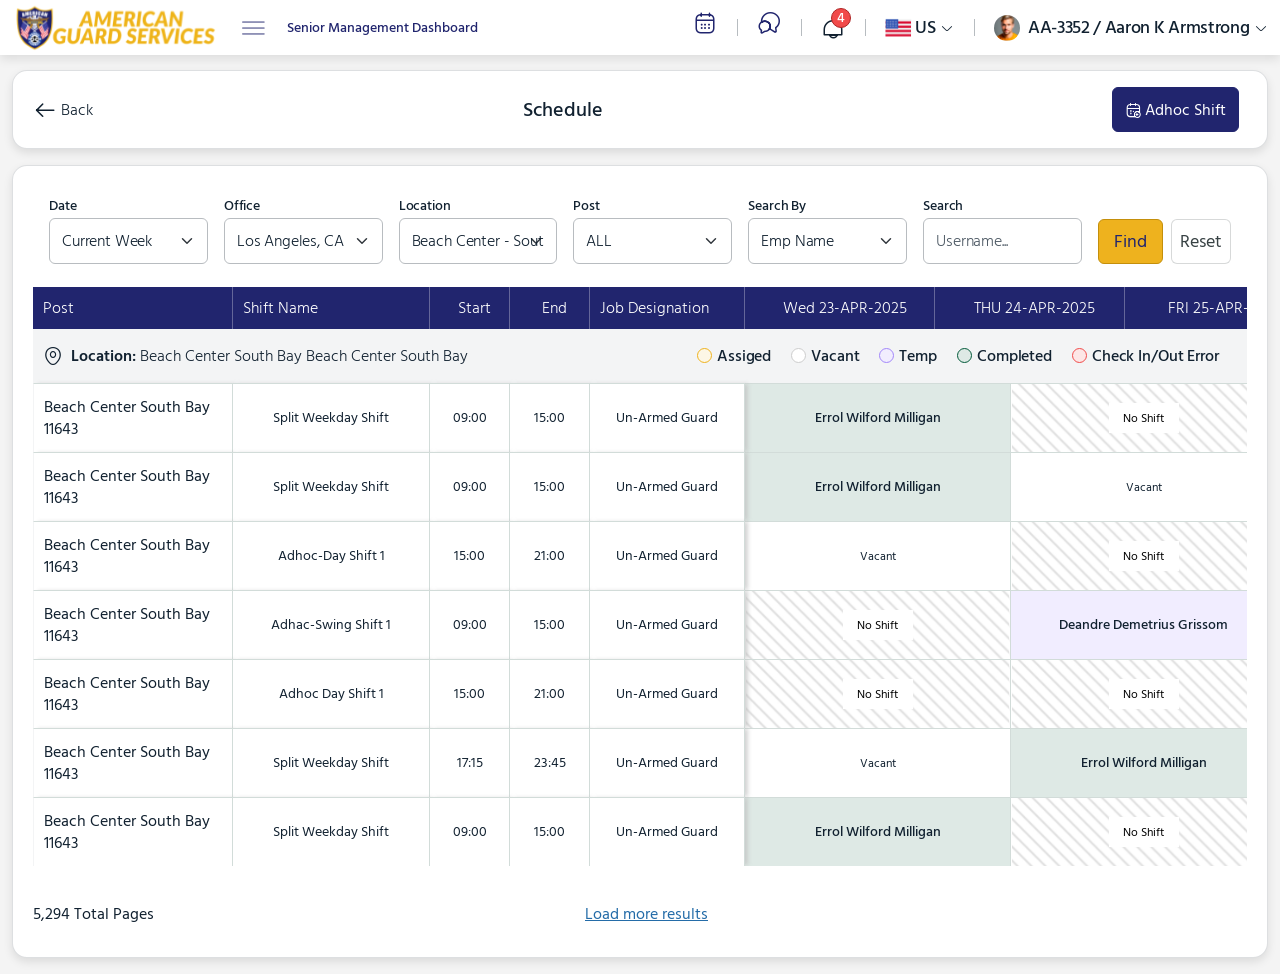
<file: schedule.html>
<!DOCTYPE html>
<html lang="en">

<head>
  <meta charset="UTF-8" />
  <meta name="viewport" content="width=device-width, initial-scale=1.0" />
  <title>AGS</title>
  <link rel="stylesheet" href="assets/styles/style.css" />
</head>

<body>
  <header>
    <nav class="navbar">
      <div class="container-fluid">
        <div class="d-flex align-items-center">
          <a class="navbar-brand" href="#">
            <img src="./assets/images/logo.svg" alt="logo" />
          </a>
          <div class="d-none d-md-block">
            <div class="header_page">
              <i class="icon-menu-1"></i>
              <span> Senior Management Dashboard </span>
            </div>
          </div>
        </div>
        <ul class="navbar-nav">
          <li class="d-none d-md-block">
            <i class="icon-calendar-1 header_icon"></i>
          </li>
          <li class="d-none d-md-block">
            <i class="icon-messages-2 header_icon"></i>
          </li>
          <li>
            <div class="notification">
              <i class="icon-lamp-1"></i>
              <span> 4 </span>
            </div>
          </li>
          <li>
            <div class="dropdown">
              <button class="btn dropdown-toggle" type="button" data-bs-toggle="dropdown" aria-expanded="false">
                <img src="./assets/images/us-flag.svg" alt="us flag" />
                US
              </button>
              <ul class="dropdown-menu">
                <li>
                  <a class="dropdown-item" href="#">
                    <img src="./assets/images/us-flag.svg" alt="us flag" />
                    US
                  </a>
                </li>
                <li>
                  <a class="dropdown-item" href="#">
                    <img src="./assets/images/canada.png" alt="us flag" />
                    Canada
                  </a>
                </li>
                <li>
                  <a class="dropdown-item" href="#">
                    <img src="./assets/images/denmark.png" alt="us flag" />
                    Denmark
                  </a>
                </li>
                <li>
                  <a class="dropdown-item" href="#">
                    <img src="./assets/images/france.png" alt="us flag" />
                    France
                  </a>
                </li>
                <li>
                  <a class="dropdown-item" href="#">
                    <img src="./assets/images/germany.png" alt="us flag" />
                    Germany
                  </a>
                </li>
                <li>
                  <a class="dropdown-item" href="#">
                    <img src="./assets/images/mexico.png" alt="us flag" />
                    Mexio
                  </a>
                </li>
                <li>
                  <a class="dropdown-item" href="#">
                    <img src="./assets/images/saudi-arabia.png" alt="us flag" />
                    Saudi
                  </a>
                </li>
                <li>
                  <a class="dropdown-item" href="#">
                    <img src="./assets/images/netherlands.png" alt="us flag" />
                    Netherlands
                  </a>
                </li>
                <li>
                  <a class="dropdown-item" href="#">
                    <img src="./assets/images/brazil.png" alt="us flag" />
                    Brazil
                  </a>
                </li>
                <li>
                  <a class="dropdown-item" href="#">
                    <img src="./assets/images/china.png" alt="us flag" />
                    China
                  </a>
                </li>

                <li>
                  <a class="dropdown-item" href="#">
                    <img src="./assets/images/european-union.png" alt="us flag" />
                    EU Union
                  </a>
                </li>
                <li>
                  <a class="dropdown-item" href="#">
                    <img src="./assets/images/pakistan.png" alt="us flag" />
                    Pakistan
                  </a>
                </li>
                <li>
                  <a class="dropdown-item" href="#">
                    <img src="./assets/images/palestine.png" alt="us flag" />
                    Palestine
                  </a>
                </li>
                <li>
                  <a class="dropdown-item" href="#">
                    <img src="./assets/images/philippines.png" alt="us flag" />
                    Philippines
                  </a>
                </li>
                <li>
                  <a class="dropdown-item" href="#">
                    <img src="./assets/images/sweden.png" alt="us flag" />
                    Sweden
                  </a>
                </li>
                <li>
                  <a class="dropdown-item" href="#">
                    <img src="./assets/images/united-arab-emirates.png" alt="us flag" />
                    Arab Emirates
                  </a>
                </li>
                <li>
                  <a class="dropdown-item" href="#">
                    <img src="./assets/images/united-kingdom.png" alt="us flag" />
                    UK
                  </a>
                </li>
              </ul>
            </div>
          </li>
          <li>
            <div class="dropdown profile">
              <button class="btn dropdown-toggle" type="button" data-bs-toggle="dropdown" aria-expanded="false">
                <img src="./assets/images/avatar.svg" class="me-2 rounded-5" alt="user avatar" />
                <span class="avatar-user"> AA-3352 / Aaron K Armstrong </span>
              </button>
              <ul class="dropdown-menu right">
                <li><a class="dropdown-item" href="#">Action</a></li>
                <li><a class="dropdown-item" href="#">Another action</a></li>
                <li>
                  <a class="dropdown-item" href="#">Something else here</a>
                </li>
              </ul>
            </div>
          </li>
        </ul>
      </div>
    </nav>
  </header>
  <div class="container-fluid mobile-menu">
    <div>
      <div class="page_container d-flex position-relative w-100 py-3 justify-content-between align-items-center">
        <div class="d-flex align-items-center">
          <i class="icon-arrow-left fs-4 d-flex me-1"></i>
          <span class="back">Back</span>
        </div>
        <div class="user_page start-50 translate-middle-x">
          <strong>Schedule</strong>
        </div>
        <button class="btn btn-primary d-flex align-items-center justify-content-center me-md-2">
          <i class="icon-calendar-add me-1 d-flex"></i>Adhoc Shift
        </button>
      </div>
    </div>
  </div>

  <div class="container-fluid my-3">
    <div class="page_container">
      <div class="container-fluid schedule_container mobile-menu mx-0 px-0">
        <div class="dropdown">
          <button class="btn dropdown-toggle" role="button" data-bs-toggle="dropdown" aria-expanded="false">
            <span>
              <i class="icon-filter-1 d-flex"></i>
              Show Filters
            </span>
          </button>

          <div class="main_menu1 border-0 dropdown-menu nav_manu schedule_menu w-100">
            <div class="row g-3 px-3 py-2 flex-column flex-md-row">
              <div class="col-12 col-lg">
                <label>Date</label>
                <select class="form-select">
                  <option selected>Current Week</option>
                  <option value="1">One</option>
                  <option value="2">Two</option>
                  <option value="3">Three</option>
                </select>
              </div>

              <div class="col-12 col-lg">
                <label>Office</label>
                <select class="form-select">
                  <option selected>Los Angeles, CA</option>
                  <option value="1">One</option>
                  <option value="2">Two</option>
                  <option value="3">Three</option>
                </select>
              </div>

              <div class="col-12 col-lg">
                <label>Location</label>
                <select class="form-select">
                  <option selected>Beach Center - South Bay</option>
                  <option value="1">One</option>
                  <option value="2">Two</option>
                  <option value="3">Three</option>
                </select>
              </div>

              <div class="col-12 col-lg">
                <label>Post</label>
                <select class="form-select">
                  <option selected>ALL</option>
                  <option value="1">One</option>
                  <option value="2">Two</option>
                  <option value="3">Three</option>
                </select>
              </div>

              <div class="col-12 col-lg">
                <label>Search By</label>
                <select class="form-select">
                  <option selected>Emp Name</option>
                  <option value="1">One</option>
                  <option value="2">Two</option>
                  <option value="3">Three</option>
                </select>
              </div>

              <div class="col-12 col-lg">
                <label>Search</label>
                <input class="form-control" placeholder="Username..." type="text" />
              </div>

              <div class="col-12 col-md-auto d-flex align-items-end gap-2 btn_container">
                <button class="btn btn-warning">Find</button>
                <button class="btn btn-outline-secondary">Reset</button>
              </div>
            </div>
          </div>
        </div>
      </div>
      <div class="table-container">
        <div class="location_box">
          <div class="d-flex align-items-center location_text">
            <i class="icon-location d-flex me-2"></i>
            <div>
              <strong> Location: </strong> Beach Center South Bay Beach
              Center South Bay
            </div>
          </div>
          <div class="colors_box">
            <div class="assiged_box color_text">Assiged</div>
            <div class="vacant_box color_text">Vacant</div>
            <div class="temp_box color_text">Temp</div>
            <div class="completed_box color_text">Completed</div>
            <div class="check_in_box color_text">Check In/Out Error</div>
          </div>
        </div>
        <div class="custom_data_container">
          <div class="custom_data">
            <div class="custom_data_head">
              <div class="post">Post</div>
              <div class="shift">Shift Name</div>
              <div class="start">Start</div>
              <div class="start">End</div>
              <div class="job_designation">Job Designation</div>
              <div class="day">Wed 23-APR-2025</div>
              <div class="day">THU 24-APR-2025</div>
              <div class="day">FRI 25-APR-2025</div>
              <div class="day">SAT 26-APR-2025</div>
              <div class="day">SUN 27-APR-2025</div>
              <div class="day">MON 28-APR-2025</div>
              <div class="day">TUS 29-APR-2025</div>
            </div>
            
            <div class="custom_data_body">
              <div class="post">Beach Center South Bay 11643</div>
              <div class="shift fz_14">Split Weekday Shift</div>
              <div class="start fz_14">09:00</div>
              <div class="start fz_14">15:00</div>
              <div class="job_designation fz_14">Un-Armed Guard</div>
              <div class="day completed">Errol Wilford Milligan</div>
              <div class="day no_shift">
                <span class="no_shift_text">No Shift</span>
              </div>
              <div class="day completed">Errol Wilford Milligan</div>
              <div class="day temp">Deandre Demetrius Grissom</div>
              <div class="day vacant">Vacant</div>
            </div>
            <div class="custom_data_body">
              <div class="post">Beach Center South Bay 11643</div>
              <div class="shift fz_14">Split Weekday Shift</div>
              <div class="start fz_14">09:00</div>
              <div class="start fz_14">15:00</div>
              <div class="job_designation fz_14">Un-Armed Guard</div>
              <div class="day completed">Errol Wilford Milligan</div>
              <div class="day vacant">Vacant</div>
              <div class="day completed">Errol Wilford Milligan</div>
              <div class="day check_in">Elijah Chatman</div>
              <div class="day assiged">Joshua Anthony Perez</div>
            </div>
  
            <div class="custom_data_body">
              <div class="post">Beach Center South Bay 11643</div>
              <div class="shift fz_14">Adhoc-Day Shift 1</div>
              <div class="start fz_14">15:00</div>
              <div class="start fz_14">21:00</div>
              <div class="job_designation fz_14">Un-Armed Guard</div>
              <div class="day vacant">Vacant</div>
              <div class="day no_shift">
                <span class="no_shift_text">No Shift</span>
              </div>
              <div class="day no_shift">
                <span class="no_shift_text">No Shift</span>
              </div>
              <div class="day completed">Joshua Anthony Perez</div>
              <div class="day vacant">Vacant</div>
            </div>
  
            <div class="custom_data_body">
              <div class="post">Beach Center South Bay 11643</div>
              <div class="shift fz_14">Adhac-Swing Shift 1</div>
              <div class="start fz_14">09:00</div>
              <div class="start fz_14">15:00</div>
              <div class="job_designation fz_14">Un-Armed Guard</div>
              <div class="day no_shift">
                <span class="no_shift_text">No Shift</span>
              </div>
              <div class="day temp">Deandre Demetrius Grissom</div>
              <div class="day no_shift">
                <span class="no_shift_text">No Shift</span>
              </div>
              <div class="day check_in">Elijah Catman</div>
              <div class="day no_shift">
                <span class="no_shift_text">No Shift</span>
              </div>
            </div>
  
            <div class="custom_data_body">
              <div class="post">Beach Center South Bay 11643</div>
              <div class="shift fz_14">Adhoc Day Shift 1</div>
              <div class="start fz_14">15:00</div>
              <div class="start fz_14">21:00</div>
              <div class="job_designation fz_14">Un-Armed Guard</div>
              <div class="day no_shift">
                <span class="no_shift_text">No Shift</span>
              </div>
              <div class="day no_shift">
                <span class="no_shift_text">No Shift</span>
              </div>
              <div class="day vacant">Vacant</div>
              <div class="day check_in">Deandre Demetrius Grissom</div>
              <div class="day vacant">Vacant</div>
            </div>
  
            <div class="custom_data_body">
              <div class="post">Beach Center South Bay 11643</div>
              <div class="shift fz_14">Split Weekday Shift</div>
              <div class="start fz_14">17:15</div>
              <div class="start fz_14">23:45</div>
              <div class="job_designation fz_14">Un-Armed Guard</div>
              <div class="day vacant">Vacant</div>
              <div class="day completed">Errol Wilford Milligan</div>
              <div class="day temp">Errol Wilford Milligan</div>
              <div class="day assiged">Joshua Anthony Perez</div>
              <div class="day vacant">Vacant</div>
            </div>
            <div class="custom_data_body">
              <div class="post">Beach Center South Bay 11643</div>
              <div class="shift fz_14">Split Weekday Shift</div>
              <div class="start fz_14">09:00</div>
              <div class="start fz_14">15:00</div>
              <div class="job_designation fz_14">Un-Armed Guard</div>
              <div class="day completed">Errol Wilford Milligan</div>
              <div class="day no_shift">
                <span class="no_shift_text">No Shift</span>
              </div>
              <div class="day completed">Errol Wilford Milligan</div>
              <div class="day temp">Deandre Demetrius Grissom</div>
              <div class="day vacant">Vacant</div>
            </div>
  
           
          </div>
        </div>
        <div class="d-flex align-items-center justify-content-between mt-4">
          <p class="totle-count fw-normal m-0">5,294 Total Pages</p>
          <a href="" class="btn btn-link">Load more results</a>
          <div style="width: 108px"></div>
        </div>
      </div>
    </div>
  </div>
  <script src="./popper.min.js"></script>
  <script src="./bootstrap.min.js"></script>
</body>

</html>
</file>
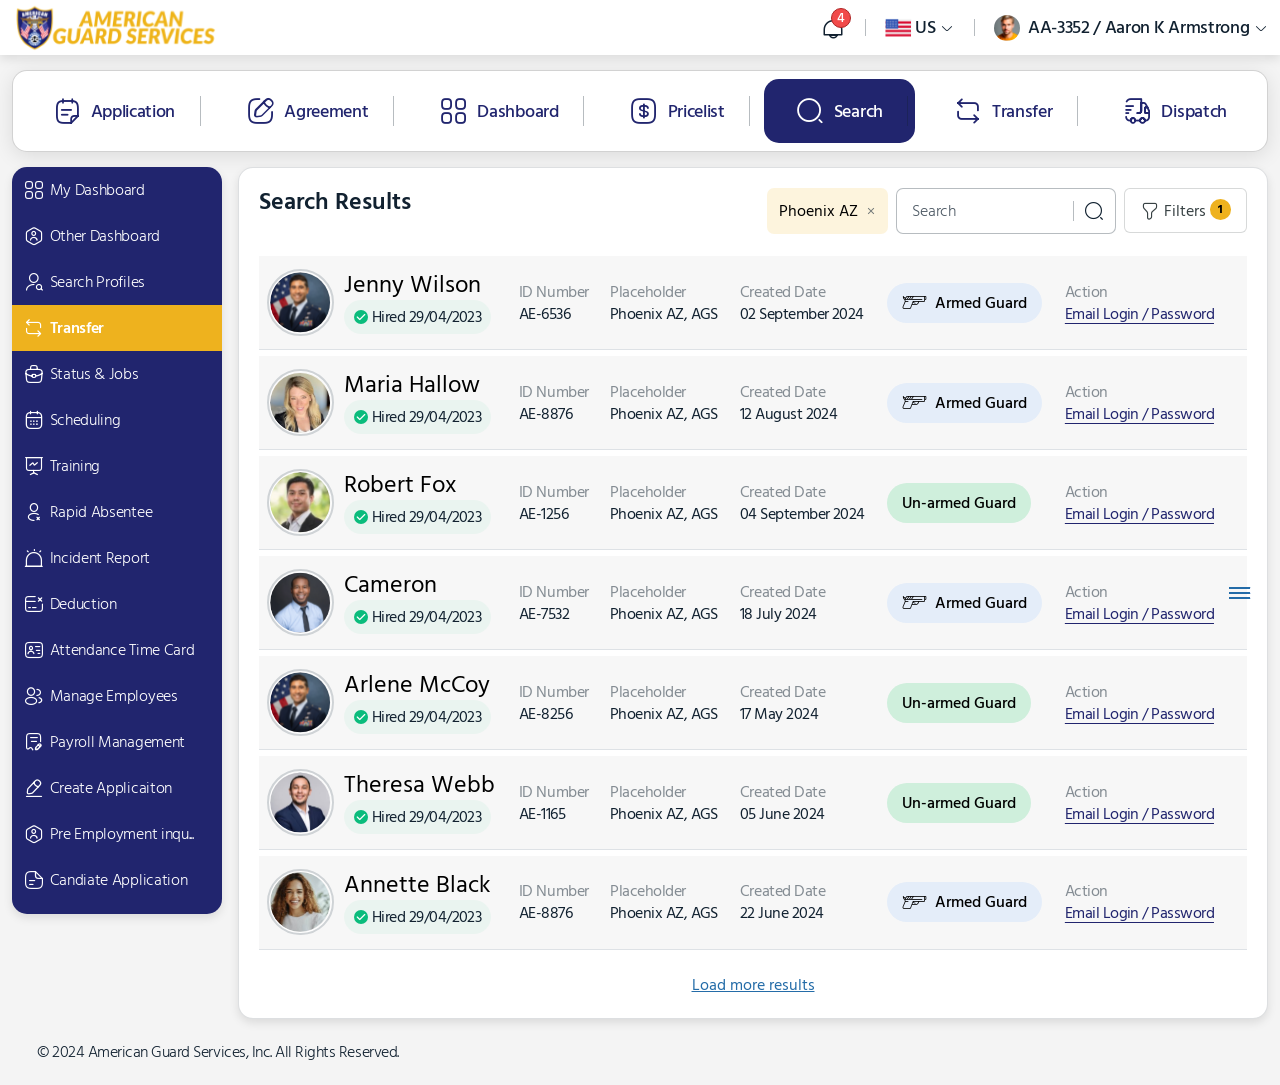
<file: search.html>
<!DOCTYPE html>
<html lang="en">

<head>
    <meta charset="UTF-8" />
    <meta name="viewport" content="width=device-width, initial-scale=1.0" />
    <title>AGS</title>
    <link rel="stylesheet" href="assets/styles/style.css" />
</head>

<body>
    <header>
        <nav class="navbar">
            <div class="container-fluid">
                <a class="navbar-brand" href="#">
                    <img src="./assets/images/logo.svg" alt="logo" />
                </a>
                <ul class="navbar-nav">
                    <li>
                        <div class="notification">
                            <i class="icon-lamp-1"></i>
                            <span> 4 </span>
                            </d>
                    </li>
                    <li>

                        <div class="dropdown">
                            <button class="btn dropdown-toggle" type="button" data-bs-toggle="dropdown"
                                aria-expanded="false">
                                <img src="./assets/images/us-flag.svg" alt="us flag" />
                                US
                            </button>
                            <ul class="dropdown-menu">
                                <li>
                                    <a class="dropdown-item" href="#">
                                        <img src="./assets/images/us-flag.svg" alt="us flag" />
                                        US
                                    </a>
                                </li>
                                <li>
                                    <a class="dropdown-item" href="#">
                                        <img src="./assets/images/canada.png" alt="us flag" />
                                        Canada
                                    </a>
                                </li>
                                <li>
                                    <a class="dropdown-item" href="#">
                                        <img src="./assets/images/denmark.png" alt="us flag" />
                                        Denmark
                                    </a>
                                </li>
                                <li>
                                    <a class="dropdown-item" href="#">
                                        <img src="./assets/images/france.png" alt="us flag" />
                                        France
                                    </a>
                                </li>
                                <li>
                                    <a class="dropdown-item" href="#">
                                        <img src="./assets/images/germany.png" alt="us flag" />
                                        Germany
                                    </a>
                                </li>
                                <li>
                                    <a class="dropdown-item" href="#">
                                        <img src="./assets/images/mexico.png" alt="us flag" />
                                        Mexio
                                    </a>
                                </li>
                                <li>
                                    <a class="dropdown-item" href="#">
                                        <img src="./assets/images/saudi-arabia.png" alt="us flag" />
                                        Saudi
                                    </a>
                                </li>
                                <li>
                                    <a class="dropdown-item" href="#">
                                        <img src="./assets/images/netherlands.png" alt="us flag" />
                                        Netherlands
                                    </a>
                                </li>
                                <li>
                                    <a class="dropdown-item" href="#">
                                        <img src="./assets/images/brazil.png" alt="us flag" />
                                        Brazil
                                    </a>
                                </li>
                                <li>
                                    <a class="dropdown-item" href="#">
                                        <img src="./assets/images/china.png" alt="us flag" />
                                        China
                                    </a>
                                </li>

                                <li>
                                    <a class="dropdown-item" href="#">
                                        <img src="./assets/images/european-union.png" alt="us flag" />
                                        EU Union
                                    </a>
                                </li>
                                <li>
                                    <a class="dropdown-item" href="#">
                                        <img src="./assets/images/pakistan.png" alt="us flag" />
                                        Pakistan
                                    </a>
                                </li>
                                <li>
                                    <a class="dropdown-item" href="#">
                                        <img src="./assets/images/palestine.png" alt="us flag" />
                                        Palestine
                                    </a>
                                </li>
                                <li>
                                    <a class="dropdown-item" href="#">
                                        <img src="./assets/images/philippines.png" alt="us flag" />
                                        Philippines
                                    </a>
                                </li>
                                <li>
                                    <a class="dropdown-item" href="#">
                                        <img src="./assets/images/sweden.png" alt="us flag" />
                                        Sweden
                                    </a>
                                </li>
                                <li>
                                    <a class="dropdown-item" href="#">
                                        <img src="./assets/images/united-arab-emirates.png" alt="us flag" />
                                        Arab Emirates
                                    </a>
                                </li>
                                <li>
                                    <a class="dropdown-item" href="#">
                                        <img src="./assets/images/united-kingdom.png" alt="us flag" />
                                        UK
                                    </a>
                                </li>
                            </ul>
                        </div>
                    </li>
                    <li>

                        <div class="dropdown profile">
                            <button class="btn dropdown-toggle" type="button" data-bs-toggle="dropdown"
                                aria-expanded="false">
                                <img src="./assets/images/avatar.svg" class="me-2 rounded-5" alt="user avatar" />
                                <span class="avatar-user"> AA-3352 / Aaron K Armstrong </span>
                            </button>
                            <ul class="dropdown-menu right">
                                <li><a class="dropdown-item" href="#">Action</a></li>
                                <li><a class="dropdown-item" href="#">Another action</a></li>
                                <li><a class="dropdown-item" href="#">Something else here</a></li>
                            </ul>
                        </div>
                    </li>
                </ul>
            </div>
        </nav>
    </header>
    <div class="container-fluid mobile-menu">
        <div class="dropdown">
            <button class="btn dropdown-toggle" role="button" data-bs-toggle="dropdown" aria-expanded="false">
                <span>
                    <i class="icon-element-3"></i>
                    Menu
                </span>
            </button>
            <div class="main_menu dropdown-menu nav_manu">
                <ul class="navbar-nav d-flex">
                    <li class="nav-item">
                        <a class="nav-link" href="./application.html">
                            <i class="icon-stickynote"></i> Application
                        </a>
                    </li>
                    <li class="nav-item">
                        <a class="nav-link" href="./agreement.html">
                            <i class="icon-edit"></i> Agreement
                        </a>
                    </li>
                    <li class="nav-item">
                        <a class="nav-link" href="./dashboard.html">
                            <i class="icon-category"></i> Dashboard
                        </a>
                    </li>
                    <li class="nav-item">
                        <a class="nav-link" href="./pricelist.html">
                            <i class="icon-dollar-square"></i> Pricelist
                        </a>
                    </li>
                    <li class="nav-item active">
                        <a class="nav-link" href="./search.html">
                            <i class="icon-search-normal-1"></i> Search
                        </a>
                    </li>
                    <li class="nav-item">
                        <a class="nav-link" href="./transfer.html">
                            <i class="icon-repeat"></i> Transfer
                        </a>
                    </li>
                    <li class="nav-item">
                        <a class="nav-link" href="#">
                            <i class="icon-truck-fast"></i> Dispatch
                        </a>
                    </li>
                </ul>
            </div>
        </div>
    </div>

    <div class="container-fluid position-relative">
        <div class="d-flex align-content-center flex-wrap position-relative z-1">
            <div class="col-12 d-block d-md-none">
                <div class="dropdown">
                    <button class="btn btn-primary dropdown-toggle w-100 d-flex justify-content-between align-items-center" type="button" data-bs-toggle="dropdown"
                        aria-expanded="false">
                        <span class="d-flex align-items-center">
                            <i class="icon-user-octagon d-flex me-2"></i> Other Dashboard
                        </span>
                    </button>
                    <ul class="dropdown-menu">
                        <li><a class="dropdown-item" href="#"><i class="icon-category"></i> My Dashboard</a></li>
                        <li class="active"><a class="dropdown-item" href="#"><i class="icon-user-octagon"></i> Other Dashboard</a></li>
                        <li><a class="dropdown-item" href="#"><i class="icon-user-search"></i> Search Profiles</a></li>
                        <li><a class="dropdown-item" href="#"><i class="icon-repeat"></i> Transfer</a></li>
                        <li><a class="dropdown-item" href="#"><i class="icon-briefcase"></i> Status & Jobs</a></li>
                        <li><a class="dropdown-item" href="#"><i class="icon-calendar-1"></i> Scheduling</a></li>
                        <li><a class="dropdown-item" href="#"><i class="icon-presention-chart"></i> Training</a></li>
                        <li><a class="dropdown-item" href="#"><i class="icon-profile-delete"></i> Rapid Absentee</a></li>
                        <li><a class="dropdown-item" href="#"><i class="icon-alarm"></i> Incident Report</a></li>
                        <li><a class="dropdown-item" href="#"><i class="icon-card-remove-1"></i> Deduction</a></li>
                        <li><a class="dropdown-item" href="#"><i class="icon-personalcard"></i> Attendance Time Card</a></li>
                        <li><a class="dropdown-item" href="#"><i class="icon-profile-2user"></i> Manage Employees</a></li>
                        <li><a class="dropdown-item" href="#"><i class="icon-receipt-edit"></i> Payroll Management</a></li>
                        
                        <!-- Additional Items -->
                        <li><a class="dropdown-item" href="#"><i class="icon-edit-2"></i> Create Application</a></li>
                        <li><a class="dropdown-item" href="#"><i class="icon-user-octagon"></i> Pre Employment Inquiry</a></li>
                        <li><a class="dropdown-item" href="#"><i class="icon-document-text-1"></i> Candidate Application</a></li>
                        <li><a class="dropdown-item" href="#"><i class="icon-personalcard"></i> Identification</a></li>
                    </ul>
                </div>
            </div>
            <div class="main_side_panel d-md-block d-none">
                <!-- <ul class="folder_menu">
                    <li>
                        <a href="">
                            <i class="folder"></i>
                            Verification File
                        </a>
                    </li>
                    <li class="active">
                        <a data-bs-toggle="collapse" href="#collapseExample" role="button" aria-expanded="false" aria-controls="collapseExample">
                            <i class="folder-open"></i>
                            Hiring File
                        </a>
                        <ul class="collapse" id="collapseExample">
                            <li>
                                <a href="">
                                    <i></i>
                                    <span>Uniform Entrustment Agree</span>
                                </a>
                            </li>
                            <li>
                                <a href="">
                                    <i></i>
                                    <span>Equipment Agreement</span>
                                </a>
                            </li>
                            <li>
                                <a href="">
                                    <i></i>
                                    <span>Uniform Entrustment</span>
                                </a>
                            </li>
                            <li>
                                <a href="">
                                    <i></i>
                                    <span>Sexual Harassment Policy</span>
                                </a>
                            </li>
                            <li>
                                <a href="">
                                    <i></i>
                                    <span>Unlawful Harassment Policy</span>
                                </a>
                            </li>
                            <li>
                                <a href="">
                                    <i></i>
                                    <span>Injury Agreement</span>
                                </a>
                            </li>
                            <li>
                                <a href="">
                                    <i></i>
                                    <span>Drug and Alcohol Policy</span>
                                </a>
                            </li>
                            <li>
                                <a href="">
                                    <i></i>
                                    <span>Workers’ Compensation Po...</span>
                                </a>
                            </li>
                            <li>
                                <a href="">
                                    <i></i>
                                    <span>Excessive use of force</span>
                                </a>
                            </li>
                            <li>
                                <a href="">
                                    <i></i>
                                    <span>Employment Agreement</span>
                                </a>
                            </li>
                            <li>
                                <a href="">
                                    <i></i>
                                    <span>Code of Ethics</span>
                                </a>
                            </li>
                        </ul>
                    </li>
                </ul> -->
                <ul class="menu">
                    <li>
                        <a href="">
                            <i class="icon-category"></i>
                            My Dashboard
                        </a>
                    </li>
                    <li>
                        <a href="">
                            <i class="icon-user-octagon"></i>
                            Other Dashboard
                        </a>
                    </li>
                    <li>
                        <a href="">
                            <i class="icon-user-search"></i>
                            Search Profiles
                        </a>
                    </li>
                    <li class="active">
                        <a href="">
                            <i class="icon-repeat"></i>
                            Transfer
                        </a>
                    </li>
                    <li>
                        <a href="">
                            <i class="icon-briefcase"></i>
                            Status & Jobs
                        </a>
                    </li>
                    <li>
                        <a href="">
                            <i class="icon-calendar-1"></i>
                            Scheduling
                        </a>
                    </li>
                    <li>
                        <a href="">
                            <i class="icon-presention-chart"></i>
                            Training
                        </a>
                    </li>
                    <li>
                        <a href="">
                            <i class="icon-profile-delete"></i>
                            Rapid Absentee
                        </a>
                    </li>
                    <li>
                        <a href="">
                            <i class="icon-alarm"></i>
                            Incident Report
                        </a>
                    </li>
                    <li>
                        <a href="">
                            <i class="icon-card-remove-1"></i>
                            Deduction
                        </a>
                    </li>
                    <li>
                        <a href="">
                            <i class="icon-personalcard"></i>
                            Attendance Time Card
                        </a>
                    </li>
                    <li>
                        <a href="">
                            <i class="icon-profile-2user"></i>
                            Manage Employees
                        </a>
                    </li>
                    <li>
                        <a href="">
                            <i class="icon-receipt-edit"></i>
                            Payroll Management
                        </a>
                    </li>

                    <!-- ------- -->

                    <li>
                        <a href="">
                            <i class="icon-edit-2"></i>
                            Create Applicaiton
                        </a>
                    </li>
                    <li>
                        <a href="">
                            <i class="icon-user-octagon"></i>
                            Pre Employment inqu...
                        </a>
                    </li>
                    <li>
                        <a href="">
                            <i class="icon-document-text-1"></i>
                            Candiate Application
                        </a>
                    </li>
                    <li>
                        <a href="">
                            <i class="icon-personalcard"></i>
                            Identification
                        </a>
                    </li>

                </ul>
            </div>
            <div class="main_content_panel content_page">
                <div class="d-flex flex-wrap justify-content-between mb-3">
                    <h4>Search Results</h4>
                    <div class="d-flex align-content-center justify-content-center results_header">
                        <button class="btn btn-success me-2 d-none d-lg-block">
                            Phoenix AZ<i class="icon-xmark-regular ms-2"></i>
                        </button>
                        <div class="input-with-icon">
                            <input class="form-control" placeholder="Search" type="text">
                            <i class="icon-search-normal-1"></i>
                        </div>
                        <!-- <div class="dropdown m-0">
                            <a class="btn btn-outline-secondary d-flex" href="#" role="button"
                                data-bs-toggle="dropdown" aria-expanded="false">
                                <i class="icon-filter-1 me-1 d-flex "></i>
                                <span class="d-none d-lg-block">Filters</span>
                                <span
                                    class="badge text-bg-warning rounded-circle ms-1 d-flex align-items-center px-2">1</span>
                            </a>

                            <div class="dropdown-menu">
                                <li><a class="dropdown-item" href="#">Action</a></li>
                                <li><a class="dropdown-item" href="#">Another action</a></li>
                                <li><a class="dropdown-item" href="#">Something else here</a></li>
                            </div>
                        </div> -->
                        <div class="filter-dropdown">
                            <button class="btn btn-outline-secondary" type="button" data-bs-toggle="collapse" data-bs-target="#collapseExample" aria-expanded="false" aria-controls="collapseExample">
                                <i class="icon-filter-1 me-1 d-flex "></i>
                                <span class="d-none d-lg-block">Filters</span>
                                <span
                                    class="badge text-bg-warning rounded-circle ms-1 d-flex align-items-center px-2">1</span>
                              </button>
                              <div class="filter-form collapse" id="collapseExample">
                                <div class="card card-body">
                                  <h5 class="mb-3">Refine Search Results</h5>
                                  <div class="mb-3">
                                    <label for="Names" class="form-label">Names</label>
                                    <input type="text" id="Names" class="form-control" placeholder="Names">
                                  </div>
                                  <div class="mb-3">
                                    <label for="status" class="form-label">All Status</label>
                                    <select class="form-select" aria-label="Default select example">
                                        <option selected>All Status</option>
                                        <option value="1">One</option>
                                        <option value="2">Two</option>
                                        <option value="3">Three</option>
                                      </select>
                                  </div>
                                  <div>
                                    <label for="offices" class="form-label">Offices</label>
                                    <input type="text" id="offices" class="form-control" placeholder="Offices">
                                  </div>
                                  <div class="d-flex align-items-center justify-content-center mt-3">
                                    <button type="button" class="btn btn-warning px-3 me-1" data-bs-toggle="collapse" data-bs-target="#collapseExample" aria-expanded="false" aria-controls="collapseExample">Reset</button>
                                    <button type="button" class="btn btn-primary px-3 ms-1">Apply</button>
                                  </div>
                                </div>
                              </div>
                        </div>
                    </div>
                </div>

              <div class="result_table">
                <table class="table">
                    <tbody>
                        <tr>
                            <td colspan="2" class="col-md-3 d-flex align-items-center avatar_container">
                                <img src="./assets/images/jenny.svg" alt="">
                                <div class="">
                                    <h4 class="mb-0">Jenny Wilson</h4>
                                    <p class="mb-0 hiring-date d-flex align-items-center">
                                        <i class="icon-check-2 tick me-1"></i> Hired 29/04/2023
                                    </p>
                                </div>
                            </td>
                            <td>
                                <span>ID Number</span>
                                <p>AE-6536</p>
                            </td>
                            <td>
                                <span>Placeholder</span>
                                <p>Phoenix AZ, AGS</p>
                            </td>
                            <td>
                                <span>Created Date</span>
                                <p>02 September 2024</p>
                            </td>
                            <td>
                                <div class="d-flex align-items-center justify-content-center lisence">
                                    <i class="icon-vector me-2"></i>
                                    Armed Guard
                                </div>
                            </td>
                            <td>
                                <span>Action</span>
                                <p><a class="email" href="">Email Login / Password</a></p>
                            </td>
                            <td>
                                <a href=""><i class="icon-menu-1"></i></a>
                            </td>
                        </tr>
                        <tr>
                            <td colspan="2" class="col-md-3 d-flex align-items-center avatar_container">
                                <img src="./assets/images/maria.svg" alt="">
                                <div class="">
                                    <h4 class="mb-0">Maria Hallow</h4>
                                    <p class="mb-0 hiring-date d-flex align-items-center">
                                        <i class="icon-check-2 tick me-1"></i> Hired 29/04/2023
                                    </p>
                                </div>
                            </td>
                            <td>
                                <span>ID Number</span>
                                <p>AE-8876</p>
                            </td>
                            <td>
                                <span>Placeholder</span>
                                <p>Phoenix AZ, AGS</p>
                            </td>
                            <td>
                                <span>Created Date</span>
                                <p>12 August 2024</p>
                            </td>
                            <td>
                                <div class="d-flex align-items-center justify-content-center lisence">
                                    <i class="icon-vector me-2"></i>
                                    Armed Guard
                                </div>
                            </td>
                            <td>
                                <span>Action</span>
                                <p><a class="email" href="">Email Login / Password</a></p>
                            </td>
                            <td>
                                <a href=""><i class="icon-menu-1"></i></a>
                            </td>
                        </tr>
                        <tr>
                            <td colspan="2" class="col-md-3 d-flex align-items-center avatar_container">
                                <img src="./assets/images/robert.svg" alt="">
                                <div class="">
                                    <h4 class="mb-0">Robert Fox</h4>
                                    <p class="mb-0 hiring-date d-flex align-items-center">
                                        <i class="icon-check-2 tick me-1"></i> Hired 29/04/2023
                                    </p>
                                </div>
                            </td>
                            <td>
                                <span>ID Number</span>
                                <p>AE-1256</p>
                            </td>
                            <td>
                                <span>Placeholder</span>
                                <p>Phoenix AZ, AGS</p>
                            </td>
                            <td>
                                <span>Created Date</span>
                                <p>04 September 2024</p>
                            </td>
                            <td>
                                <div class="d-flex un-armed align-items-center justify-content-center">
                                    Un-armed Guard
                                </div>
                            </td>
                            <td>
                                <span>Action</span>
                                <p><a class="email" href="">Email Login / Password</a></p>
                            </td>
                            <td>
                                <a href=""><i class="icon-menu-1"></i></a>
                            </td>
                        </tr>
                        <tr>
                            <td colspan="2" class="col-md-3 d-flex align-items-center avatar_container">
                                <img src="./assets/images/cameron.svg" alt="">
                                <div class="">
                                    <h4 class="mb-0">Cameron</h4>
                                    <p class="mb-0 hiring-date d-flex align-items-center">
                                        <i class="icon-check-2 tick me-1"></i> Hired 29/04/2023
                                    </p>
                                </div>
                            </td>
                            <td>
                                <span>ID Number</span>
                                <p>AE-7532</p>
                            </td>
                            <td>
                                <span>Placeholder</span>
                                <p>Phoenix AZ, AGS</p>
                            </td>
                            <td>
                                <span>Created Date</span>
                                <p>18 July 2024</p>
                            </td>
                            <td>
                                <div class="d-flex align-items-center justify-content-center lisence">
                                    <i class="icon-vector me-2"></i>
                                    Armed Guard
                                </div>
                            </td>
                            <td>
                                <span>Action</span>
                                <p><a class="email" href="">Email Login / Password</a></p>
                            </td>
                            <td>
                                <a href=""><i class="icon-menu-1"></i></a>
                            </td>
                        </tr>
                        <tr>
                            <td colspan="2" class="col-md-3 d-flex align-items-center avatar_container">
                                <img src="./assets/images/jenny.svg" alt="">
                                <div class="">
                                    <h4 class="mb-0">Arlene McCoy</h4>
                                    <p class="mb-0 hiring-date d-flex align-items-center">
                                        <i class="icon-check-2 tick me-1"></i> Hired 29/04/2023
                                    </p>
                                </div>
                            </td>
                            <td>
                                <span>ID Number</span>
                                <p>AE-8256</p>
                            </td>
                            <td>
                                <span>Placeholder</span>
                                <p>Phoenix AZ, AGS</p>
                            </td>
                            <td>
                                <span>Created Date</span>
                                <p>17 May 2024</p>
                            </td>
                            <td>
                                <div class="d-flex un-armed  align-items-center justify-content-center ">
                                    Un-armed Guard
                                </div>
                            </td>
                            <td>
                                <span>Action</span>
                                <p><a class="email" href="">Email Login / Password</a></p>
                            </td>
                            <td>
                                <a href=""><i class="icon-menu-1"></i></a>
                            </td>
                        </tr>
                        <tr>
                            <td colspan="2" class="col-md-3 d-flex align-items-center avatar_container">
                                <img src="./assets/images/theresa.svg" alt="">
                                <div class="">
                                    <h4 class="mb-0">Theresa Webb</h4>
                                    <p class="mb-0 hiring-date d-flex align-items-center">
                                        <i class="icon-check-2 tick me-1"></i> Hired 29/04/2023
                                    </p>
                                </div>
                            </td>
                            <td>
                                <span>ID Number</span>
                                <p>AE-1165</p>
                            </td>
                            <td>
                                <span>Placeholder</span>
                                <p>Phoenix AZ, AGS</p>
                            </td>
                            <td>
                                <span>Created Date</span>
                                <p>05 June 2024</p>
                            </td>
                            <td>
                                <div class="d-flex un-armed align-items-center justify-content-center">
                                    Un-armed Guard
                                </div>
                            </td>
                            <td>
                                <span>Action</span>
                                <p><a class="email" href="">Email Login / Password</a></p>
                            </td>
                            <td>
                                <a href=""><i class="icon-menu-1"></i></a>
                            </td>
                        </tr>
                        <tr>
                            <td colspan="2" class="col-md-3 d-flex align-items-center avatar_container">
                                <img src="./assets/images/annette.svg" alt="">
                                <div class="">
                                    <h4 class="mb-0">Annette Black</h4>
                                    <p class="mb-0 hiring-date d-flex align-items-center">
                                        <i class="icon-check-2 tick me-1"></i> Hired 29/04/2023
                                    </p>
                                </div>
                            </td>
                            <td>
                                <span>ID Number</span>
                                <p>AE-8876</p>
                            </td>
                            <td>
                                <span>Placeholder</span>
                                <p>Phoenix AZ, AGS</p>
                            </td>
                            <td>
                                <span>Created Date</span>
                                <p>22 June 2024</p>
                            </td>
                            <td>
                                <div class="d-flex align-items-center justify-content-center lisence">
                                    <i class="icon-vector me-2"></i>
                                    Armed Guard
                                </div>
                            </td>
                            <td>
                                <span>Action</span>
                                <p><a class="email" href="">Email Login / Password</a></p>
                            </td>
                            <td>
                                <a href=""><i class="icon-menu-1"></i></a>
                            </td>
                        </tr>
                    
                    </tbody>
                </table>

                <div class="d-flex align-items-center justify-content-center">
                    <a href="" class="btn btn-link p-0 mt-3">Load more results</a>
                </div>
              </div>

            </div>
        </div>

    </div>

    <footer>
        <div class="container-fluid">
            <p>© 2024 American Guard Services, Inc. All Rights Reserved.</p>
        </div>
    </footer>


    <script src="node_modules/@popperjs/core/dist/umd/popper.min.js"></script>
    <script src="node_modules/bootstrap/dist/js/bootstrap.min.js"></script>
</body>

</html>
</file>
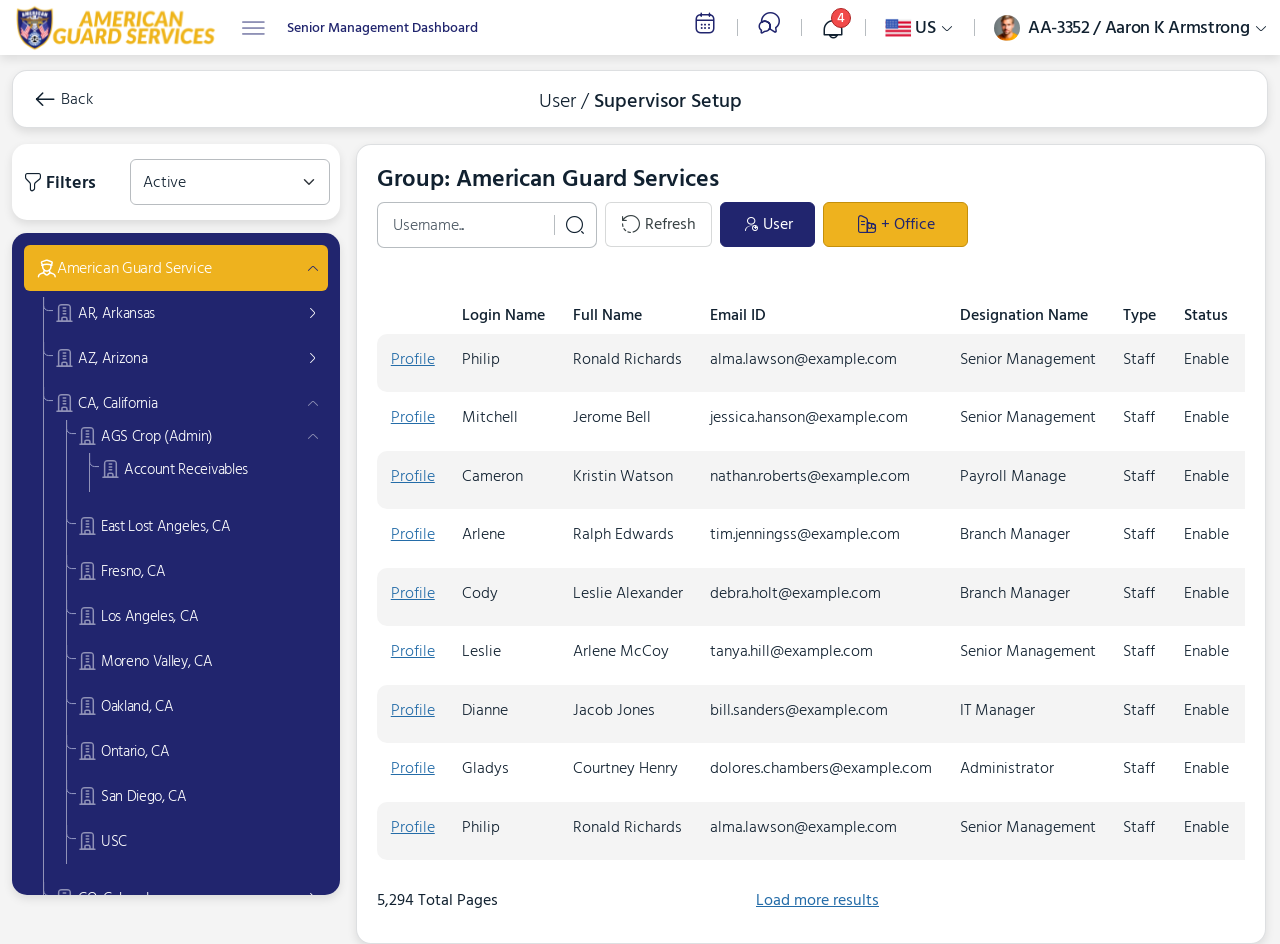
<file: supervisor-setup.html>
<!DOCTYPE html>
<html lang="en">

<head>
    <meta charset="UTF-8" />
    <meta name="viewport" content="width=device-width, initial-scale=1.0" />
    <title>AGS</title>
    <link rel="stylesheet" href="assets/styles/style.css" />
</head>

<body>
    <header>
        <nav class="navbar">
            <div class="container-fluid">
                <div class="d-flex align-items-center">
                    <a class="navbar-brand" href="#">
                        <img src="./assets/images/logo.svg" alt="logo" />
                    </a>
                    <div class="d-none d-md-block">
                        <div class="header_page">
                            <i class="icon-menu-1"></i>
                            <span> Senior Management Dashboard </span>
                        </div>
                    </div>
                </div>
                <ul class="navbar-nav">
                    <li class="d-none d-md-block">
                        <i class="icon-calendar-1 header_icon"></i>
                    </li>
                    <li class="d-none d-md-block">
                        <i class="icon-messages-2 header_icon"></i>
                    </li>
                    <li>
                        <div class="notification">
                            <i class="icon-lamp-1"></i>
                            <span> 4 </span>
                        </div>
                    </li>
                    <li>
                        <div class="dropdown">
                            <button class="btn dropdown-toggle" type="button" data-bs-toggle="dropdown"
                                aria-expanded="false">
                                <img src="./assets/images/us-flag.svg" alt="us flag" />
                                US
                            </button>
                            <ul class="dropdown-menu">
                                <li>
                                    <a class="dropdown-item" href="#">
                                        <img src="./assets/images/us-flag.svg" alt="us flag" />
                                        US
                                    </a>
                                </li>
                                <li>
                                    <a class="dropdown-item" href="#">
                                        <img src="./assets/images/canada.png" alt="us flag" />
                                        Canada
                                    </a>
                                </li>
                                <li>
                                    <a class="dropdown-item" href="#">
                                        <img src="./assets/images/denmark.png" alt="us flag" />
                                        Denmark
                                    </a>
                                </li>
                                <li>
                                    <a class="dropdown-item" href="#">
                                        <img src="./assets/images/france.png" alt="us flag" />
                                        France
                                    </a>
                                </li>
                                <li>
                                    <a class="dropdown-item" href="#">
                                        <img src="./assets/images/germany.png" alt="us flag" />
                                        Germany
                                    </a>
                                </li>
                                <li>
                                    <a class="dropdown-item" href="#">
                                        <img src="./assets/images/mexico.png" alt="us flag" />
                                        Mexio
                                    </a>
                                </li>
                                <li>
                                    <a class="dropdown-item" href="#">
                                        <img src="./assets/images/saudi-arabia.png" alt="us flag" />
                                        Saudi
                                    </a>
                                </li>
                                <li>
                                    <a class="dropdown-item" href="#">
                                        <img src="./assets/images/netherlands.png" alt="us flag" />
                                        Netherlands
                                    </a>
                                </li>
                                <li>
                                    <a class="dropdown-item" href="#">
                                        <img src="./assets/images/brazil.png" alt="us flag" />
                                        Brazil
                                    </a>
                                </li>
                                <li>
                                    <a class="dropdown-item" href="#">
                                        <img src="./assets/images/china.png" alt="us flag" />
                                        China
                                    </a>
                                </li>

                                <li>
                                    <a class="dropdown-item" href="#">
                                        <img src="./assets/images/european-union.png" alt="us flag" />
                                        EU Union
                                    </a>
                                </li>
                                <li>
                                    <a class="dropdown-item" href="#">
                                        <img src="./assets/images/pakistan.png" alt="us flag" />
                                        Pakistan
                                    </a>
                                </li>
                                <li>
                                    <a class="dropdown-item" href="#">
                                        <img src="./assets/images/palestine.png" alt="us flag" />
                                        Palestine
                                    </a>
                                </li>
                                <li>
                                    <a class="dropdown-item" href="#">
                                        <img src="./assets/images/philippines.png" alt="us flag" />
                                        Philippines
                                    </a>
                                </li>
                                <li>
                                    <a class="dropdown-item" href="#">
                                        <img src="./assets/images/sweden.png" alt="us flag" />
                                        Sweden
                                    </a>
                                </li>
                                <li>
                                    <a class="dropdown-item" href="#">
                                        <img src="./assets/images/united-arab-emirates.png" alt="us flag" />
                                        Arab Emirates
                                    </a>
                                </li>
                                <li>
                                    <a class="dropdown-item" href="#">
                                        <img src="./assets/images/united-kingdom.png" alt="us flag" />
                                        UK
                                    </a>
                                </li>
                            </ul>
                        </div>
                    </li>
                    <li>
                        <div class="dropdown profile">
                            <button class="btn dropdown-toggle" type="button" data-bs-toggle="dropdown"
                                aria-expanded="false">
                                <img src="./assets/images/avatar.svg" class="me-2 rounded-5" alt="user avatar" />
                                <span class="avatar-user"> AA-3352 / Aaron K Armstrong </span>
                            </button>
                            <ul class="dropdown-menu right">
                                <li><a class="dropdown-item" href="#">Action</a></li>
                                <li><a class="dropdown-item" href="#">Another action</a></li>
                                <li>
                                    <a class="dropdown-item" href="#">Something else here</a>
                                </li>
                            </ul>
                        </div>
                    </li>
                </ul>
            </div>
        </nav>
    </header>
    <div class="container-fluid mobile-menu">
        <div class="dropdown">
            <div class="page_container d-flex position-relative w-100 py-3">
                <div class="d-flex align-items-center">
                    <i class="icon-arrow-left fs-4 d-flex me-1"></i>
                    <span class="back">Back</span>
                </div>
                <div class="user_page position-absolute start-50 translate-middle-x">
                    User / <strong>Supervisor Setup</strong>
                </div>
            </div>
        </div>
    </div>

    <div class="container-fluid position-relative">
        <div class="d-block d-md-none">
            <div class="filter_container">
                <div class="d-flex align-items-center filter_box">
                    <i class="icon-filter-1 d-flex"></i>
                    Filters
                </div>
                <div class="select_box">
                    <select class="form-select">
                        <option selected="">Active</option>
                        <option value="1">One</option>
                        <option value="2">Two</option>
                        <option value="3">Three</option>
                    </select>
                </div>
            </div>
        </div>

        <div class="d-flex align-content-center mt-3 flex-wrap position-relative z-1">
            <div class="col-12 d-block d-md-none">
                <div class="dropdown">
                    <button
                        class="btn btn-primary dropdown-toggle w-100 d-flex justify-content-between align-items-center"
                        type="button" data-bs-toggle="dropdown" aria-expanded="false">
                        <span class="d-flex align-items-center">
                            <i class="icon-buliding d-flex me-2"></i> AGS Crop (Admin)
                        </span>
                    </button>
                    <ul class="new_menu dropdown-menu list-unstyled">
                        <li class="active">
                            <a data-bs-toggle="collapse" href="#collapseExample" role="button" aria-expanded="true"
                                aria-controls="collapseExample">
                                <img src="./assets/images/prison-guard.svg" alt="" />
                                American Guard Service
                            </a>
                            <ul class="collapse show list-unstyled" id="collapseExample">
                                <li>
                                    <a data-bs-toggle="collapse" href="#collapseExample2" role="button"
                                        aria-expanded="false" aria-controls="collapseExample2">
                                        <i class="building"></i>
                                        AR, Arkansas
                                    </a>
                                    <ul class="collapse list-unstyled" id="collapseExample2">
                                        <li>
                                            <a data-bs-toggle="collapse" href="#collapseExample3" role="button"
                                                aria-expanded="false" aria-controls="collapseExample3">
                                                <i class="building"></i>
                                                AR, Arkansas_1
                                            </a>
                                            <ul class="collapse" id="collapseExample3">
                                                <li>
                                                    <a href="javascript:">
                                                        <i class="building"></i>
                                                        AR, Arkansas_2
                                                    </a>
                                                </li>
                                            </ul>
                                        </li>
                                    </ul>
                                </li>
                                <li>
                                    <a data-bs-toggle="collapse" href="#collapseExample12" role="button"
                                        aria-expanded="false" aria-controls="collapseExample12">
                                        <i class="building"></i>
                                        AZ, Arizona
                                    </a>
                                    <ul class="collapse list-unstyled" id="collapseExample12">
                                        <li>
                                            <a data-bs-toggle="collapse" href="#collapseExample13" role="button"
                                                aria-expanded="false" aria-controls="collapseExample13">
                                                <i class="building"></i>
                                                AZ, Arizona_1
                                            </a>
                                            <ul class="collapse list-unstyled" id="collapseExample13">
                                                <li>
                                                    <a href="javascript:">
                                                        <i class="building"></i>
                                                        AZ, Arizona_2
                                                    </a>
                                                </li>
                                            </ul>
                                        </li>
                                    </ul>
                                </li>
                                <li>
                                    <a data-bs-toggle="collapse" href="#collapseExample22" role="button"
                                        aria-expanded="true" aria-controls="collapseExample22">
                                        <i class="building"></i>
                                        CA, California
                                    </a>
                                    <ul class="collapse show list-unstyled" id="collapseExample22">
                                        <li>
                                            <a data-bs-toggle="collapse" href="#collapseExample23" role="button"
                                                aria-expanded="true" aria-controls="collapseExample23">
                                                <i class="building"></i>
                                                AGS Crop (Admin)
                                            </a>
                                            <ul class="collapse show list-unstyled" id="collapseExample23">
                                                <li>
                                                    <a href="javascript:">
                                                        <i class="building"></i>
                                                        Account Receivables
                                                    </a>
                                                </li>
                                            </ul>
                                        </li>
                                        <li>
                                            <a href="javascript:">
                                                <i class="building"></i>
                                                East Lost Angeles, CA
                                            </a>
                                        </li>
                                        <li>
                                            <a href="javascript:">
                                                <i class="building"></i>
                                                Fresno, CA
                                            </a>
                                        </li>
                                        <li>
                                            <a href="javascript:">
                                                <i class="building"></i>
                                                Los Angeles, CA
                                            </a>
                                        </li>

                                        <li>
                                            <a href="javascript:">
                                                <i class="building"></i>
                                                Moreno Valley, CA
                                            </a>
                                        </li>

                                        <li>
                                            <a href="javascript:">
                                                <i class="building"></i>
                                                Oakland, CA
                                            </a>
                                        </li>

                                        <li>
                                            <a href="javascript:">
                                                <i class="building"></i>
                                                Ontario, CA
                                            </a>
                                        </li>

                                        <li>
                                            <a href="javascript:">
                                                <i class="building"></i>
                                                San Diego, CA
                                            </a>
                                        </li>

                                        <li>
                                            <a href="javascript:">
                                                <i class="building"></i>
                                                USC
                                            </a>
                                        </li>
                                    </ul>
                                </li>

                                <li>
                                    <a data-bs-toggle="collapse" href="#collapseExample20" role="button"
                                        aria-expanded="false" aria-controls="collapseExample20">
                                        <i class="building"></i>
                                        CO, Colorado
                                    </a>
                                    <ul class="collapse list-unstyled" id="collapseExample20">
                                        <li>
                                            <a data-bs-toggle="collapse" href="#collapseExample30" role="button"
                                                aria-expanded="false" aria-controls="collapseExample30">
                                                <i class="building"></i>
                                                CO, Colorado_1
                                            </a>
                                            <ul class="collapse" id="collapseExample30">
                                                <li>
                                                    <a href="javascript:">
                                                        <i class="building"></i>
                                                        CO, Colorado_2
                                                    </a>
                                                </li>
                                            </ul>
                                        </li>
                                    </ul>
                                </li>

                                <li>
                                    <a data-bs-toggle="collapse" href="#collapseExample201" role="button"
                                        aria-expanded="false" aria-controls="collapseExample201">
                                        <i class="building"></i>
                                        FL, Florida
                                    </a>
                                    <ul class="collapse list-unstyled" id="collapseExample201">
                                        <li>
                                            <a data-bs-toggle="collapse" href="#collapseExample301" role="button"
                                                aria-expanded="false" aria-controls="collapseExample301">
                                                <i class="building"></i>
                                                FL, Florida_1
                                            </a>
                                            <ul class="collapse list-unstyled" id="collapseExample301">
                                                <li>
                                                    <a href="javascript:">
                                                        <i class="building"></i>
                                                        FL, Florida_2
                                                    </a>
                                                </li>
                                            </ul>
                                        </li>
                                    </ul>
                                </li>
                                <li>
                                    <a data-bs-toggle="collapse" href="#collapseExample202" role="button"
                                        aria-expanded="false" aria-controls="collapseExample202">
                                        <i class="building"></i>
                                        HI, Hawaii
                                    </a>
                                    <ul class="collapse list-unstyled" id="collapseExample202">
                                        <li>
                                            <a data-bs-toggle="collapse" href="#collapseExample302" role="button"
                                                aria-expanded="false" aria-controls="collapseExample302">
                                                <i class="building"></i>
                                                HI, Hawaii_1
                                            </a>
                                            <ul class="collapse list-unstyled" id="collapseExample302">
                                                <li>
                                                    <a href="javascript:">
                                                        <i class="building"></i>
                                                        HI, Hawaii_2
                                                    </a>
                                                </li>
                                            </ul>
                                        </li>
                                    </ul>
                                </li>

                                <li>
                                    <a data-bs-toggle="collapse" href="#collapseExample203" role="button"
                                        aria-expanded="false" aria-controls="collapseExample203">
                                        <i class="building"></i>
                                        IN, Indiana
                                    </a>
                                    <ul class="collapse list-unstyled" id="collapseExample203">
                                        <li>
                                            <a data-bs-toggle="collapse" href="#collapseExample303" role="button"
                                                aria-expanded="false" aria-controls="collapseExample303">
                                                <i class="building"></i>
                                                IN, Indiana_1
                                            </a>
                                            <ul class="collapse list-unstyled" id="collapseExample303">
                                                <li>
                                                    <a href="javascript:">
                                                        <i class="building"></i>
                                                        IN, Indiana_2
                                                    </a>
                                                </li>
                                            </ul>
                                        </li>
                                    </ul>
                                </li>

                                <li>
                                    <a data-bs-toggle="collapse" href="#collapseExample204" role="button"
                                        aria-expanded="false" aria-controls="collapseExample204">
                                        <i class="building"></i>
                                        KS, Kansas
                                    </a>
                                    <ul class="collapse list-unstyled" id="collapseExample204">
                                        <li>
                                            <a data-bs-toggle="collapse" href="#collapseExample304" role="button"
                                                aria-expanded="false" aria-controls="collapseExample304">
                                                <i class="building"></i>
                                                KS, Kansas_!
                                            </a>
                                            <ul class="collapse list-unstyled" id="collapseExample304">
                                                <li>
                                                    <a href="javascript:">
                                                        <i class="building"></i>
                                                        KS, Kansas_2
                                                    </a>
                                                </li>
                                            </ul>
                                        </li>
                                    </ul>
                                </li>

                                <li>
                                    <a data-bs-toggle="collapse" href="#collapseExample205" role="button"
                                        aria-expanded="false" aria-controls="collapseExample205">
                                        <i class="building"></i>
                                        LA, Louisiana
                                    </a>
                                    <ul class="collapse list-unstyled" id="collapseExample205">
                                        <li>
                                            <a data-bs-toggle="collapse" href="#collapseExample305" role="button"
                                                aria-expanded="false" aria-controls="collapseExample305">
                                                <i class="building"></i>
                                                LA, Louisiana_2
                                            </a>
                                            <ul class="collapse list-unstyled" id="collapseExample305">
                                                <li>
                                                    <a href="javascript:">
                                                        <i class="building"></i>
                                                        LA, Louisiana_2
                                                    </a>
                                                </li>
                                            </ul>
                                        </li>
                                    </ul>
                                </li>

                                <li>
                                    <a data-bs-toggle="collapse" href="#collapseExample206" role="button"
                                        aria-expanded="false" aria-controls="collapseExample206">
                                        <i class="building"></i>
                                        MI, Michigan
                                    </a>
                                    <ul class="collapse list-unstyled" id="collapseExample206">
                                        <li>
                                            <a data-bs-toggle="collapse" href="#collapseExample306" role="button"
                                                aria-expanded="false" aria-controls="collapseExample306">
                                                <i class="building"></i>
                                                MI, Michigan_1
                                            </a>
                                            <ul class="collapse list-unstyled" id="collapseExample306">
                                                <li>
                                                    <a href="javascript:">
                                                        <i class="building"></i>
                                                        MI, Michigan_2
                                                    </a>
                                                </li>
                                            </ul>
                                        </li>
                                    </ul>
                                </li>

                                <li>
                                    <a data-bs-toggle="collapse" href="#collapseExample207" role="button"
                                        aria-expanded="false" aria-controls="collapseExample207">
                                        <i class="building"></i>
                                        MO, Missouri
                                    </a>
                                    <ul class="collapse list-unstyled" id="collapseExample207">
                                        <li>
                                            <a href="javascript:">
                                                <i class="building"></i>
                                                MO, Missouri_1
                                            </a>
                                        </li>
                                    </ul>
                                </li>
                            </ul>
                        </li>
                    </ul>
                </div>
            </div>

            <div class="main_side_panel_new d-md-block d-none">
                <div class="filter_container">
                    <div class="d-flex align-items-center filter_box">
                        <i class="icon-filter-1 d-flex"></i>
                        Filters
                    </div>
                    <div class="select_box">
                        <select class="form-select">
                            <option selected="">Active</option>
                            <option value="1">One</option>
                            <option value="2">Two</option>
                            <option value="3">Three</option>
                        </select>
                    </div>
                </div>

                <ul class="new_menu">
                    <li class="active">
                        <a data-bs-toggle="collapse" href="#collapseExample" role="button" aria-expanded="true"
                            aria-controls="collapseExample">
                            <img src="./assets/images/prison-guard.svg" alt="" />
                            American Guard Service
                        </a>
                        <ul class="collapse show" id="collapseExample">
                            <li>
                                <a data-bs-toggle="collapse" href="#collapseExample2" role="button"
                                    aria-expanded="false" aria-controls="collapseExample2">
                                    <i class="building"></i>
                                    AR, Arkansas
                                </a>
                                <ul class="collapse" id="collapseExample2">
                                    <li>
                                        <a data-bs-toggle="collapse" href="#collapseExample3" role="button"
                                            aria-expanded="false" aria-controls="collapseExample3">
                                            <i class="building"></i>
                                            AR, Arkansas_1
                                        </a>
                                        <ul class="collapse" id="collapseExample3">
                                            <li>
                                                <a href="javascript:">
                                                    <i class="building"></i>
                                                    AR, Arkansas_2
                                                </a>
                                            </li>
                                        </ul>
                                    </li>
                                </ul>
                            </li>
                            <li>
                                <a data-bs-toggle="collapse" href="#collapseExample12" role="button"
                                    aria-expanded="false" aria-controls="collapseExample12">
                                    <i class="building"></i>
                                    AZ, Arizona
                                </a>
                                <ul class="collapse" id="collapseExample12">
                                    <li>
                                        <a data-bs-toggle="collapse" href="#collapseExample13" role="button"
                                            aria-expanded="false" aria-controls="collapseExample13">
                                            <i class="building"></i>
                                            AZ, Arizona_1
                                        </a>
                                        <ul class="collapse" id="collapseExample13">
                                            <li>
                                                <a href="javascript:">
                                                    <i class="building"></i>
                                                    AZ, Arizona_2
                                                </a>
                                            </li>
                                        </ul>
                                    </li>
                                </ul>
                            </li>
                            <li>
                                <a data-bs-toggle="collapse" href="#collapseExample22" role="button"
                                    aria-expanded="true" aria-controls="collapseExample22">
                                    <i class="building"></i>
                                    CA, California
                                </a>
                                <ul class="collapse show" id="collapseExample22">
                                    <li>
                                        <a data-bs-toggle="collapse" href="#collapseExample23" role="button"
                                            aria-expanded="true" aria-controls="collapseExample23">
                                            <i class="building"></i>
                                            AGS Crop (Admin)
                                        </a>
                                        <ul class="collapse show" id="collapseExample23">
                                            <li>
                                                <a href="javascript:">
                                                    <i class="building"></i>
                                                    Account Receivables
                                                </a>
                                            </li>
                                        </ul>
                                    </li>
                                    <li>
                                        <a href="javascript:">
                                            <i class="building"></i>
                                            East Lost Angeles, CA
                                        </a>
                                    </li>
                                    <li>
                                        <a href="javascript:">
                                            <i class="building"></i>
                                            Fresno, CA
                                        </a>
                                    </li>
                                    <li>
                                        <a href="javascript:">
                                            <i class="building"></i>
                                            Los Angeles, CA
                                        </a>
                                    </li>

                                    <li>
                                        <a href="javascript:">
                                            <i class="building"></i>
                                            Moreno Valley, CA
                                        </a>
                                    </li>

                                    <li>
                                        <a href="javascript:">
                                            <i class="building"></i>
                                            Oakland, CA
                                        </a>
                                    </li>

                                    <li>
                                        <a href="javascript:">
                                            <i class="building"></i>
                                            Ontario, CA
                                        </a>
                                    </li>

                                    <li>
                                        <a href="javascript:">
                                            <i class="building"></i>
                                            San Diego, CA
                                        </a>
                                    </li>

                                    <li>
                                        <a href="javascript:">
                                            <i class="building"></i>
                                            USC
                                        </a>
                                    </li>
                                </ul>
                            </li>

                            <li>
                                <a data-bs-toggle="collapse" href="#collapseExample20" role="button"
                                    aria-expanded="false" aria-controls="collapseExample20">
                                    <i class="building"></i>
                                    CO, Colorado
                                </a>
                                <ul class="collapse" id="collapseExample20">
                                    <li>
                                        <a data-bs-toggle="collapse" href="#collapseExample30" role="button"
                                            aria-expanded="false" aria-controls="collapseExample30">
                                            <i class="building"></i>
                                            CO, Colorado_1
                                        </a>
                                        <ul class="collapse" id="collapseExample30">
                                            <li>
                                                <a href="javascript:">
                                                    <i class="building"></i>
                                                    CO, Colorado_2
                                                </a>
                                            </li>
                                        </ul>
                                    </li>
                                </ul>
                            </li>

                            <li>
                                <a data-bs-toggle="collapse" href="#collapseExample201" role="button"
                                    aria-expanded="false" aria-controls="collapseExample201">
                                    <i class="building"></i>
                                    FL, Florida
                                </a>
                                <ul class="collapse" id="collapseExample201">
                                    <li>
                                        <a data-bs-toggle="collapse" href="#collapseExample301" role="button"
                                            aria-expanded="false" aria-controls="collapseExample301">
                                            <i class="building"></i>
                                            FL, Florida_1
                                        </a>
                                        <ul class="collapse" id="collapseExample301">
                                            <li>
                                                <a href="javascript:">
                                                    <i class="building"></i>
                                                    FL, Florida_2
                                                </a>
                                            </li>
                                        </ul>
                                    </li>
                                </ul>
                            </li>
                            <li>
                                <a data-bs-toggle="collapse" href="#collapseExample202" role="button"
                                    aria-expanded="false" aria-controls="collapseExample202">
                                    <i class="building"></i>
                                    HI, Hawaii
                                </a>
                                <ul class="collapse" id="collapseExample202">
                                    <li>
                                        <a data-bs-toggle="collapse" href="#collapseExample302" role="button"
                                            aria-expanded="false" aria-controls="collapseExample302">
                                            <i class="building"></i>
                                            HI, Hawaii_1
                                        </a>
                                        <ul class="collapse" id="collapseExample302">
                                            <li>
                                                <a href="javascript:">
                                                    <i class="building"></i>
                                                    HI, Hawaii_2
                                                </a>
                                            </li>
                                        </ul>
                                    </li>
                                </ul>
                            </li>

                            <li>
                                <a data-bs-toggle="collapse" href="#collapseExample203" role="button"
                                    aria-expanded="false" aria-controls="collapseExample203">
                                    <i class="building"></i>
                                    IN, Indiana
                                </a>
                                <ul class="collapse" id="collapseExample203">
                                    <li>
                                        <a data-bs-toggle="collapse" href="#collapseExample303" role="button"
                                            aria-expanded="false" aria-controls="collapseExample303">
                                            <i class="building"></i>
                                            IN, Indiana_1
                                        </a>
                                        <ul class="collapse" id="collapseExample303">
                                            <li>
                                                <a href="javascript:">
                                                    <i class="building"></i>
                                                    IN, Indiana_2
                                                </a>
                                            </li>
                                        </ul>
                                    </li>
                                </ul>
                            </li>

                            <li>
                                <a data-bs-toggle="collapse" href="#collapseExample204" role="button"
                                    aria-expanded="false" aria-controls="collapseExample204">
                                    <i class="building"></i>
                                    KS, Kansas
                                </a>
                                <ul class="collapse" id="collapseExample204">
                                    <li>
                                        <a data-bs-toggle="collapse" href="#collapseExample304" role="button"
                                            aria-expanded="false" aria-controls="collapseExample304">
                                            <i class="building"></i>
                                            KS, Kansas_!
                                        </a>
                                        <ul class="collapse" id="collapseExample304">
                                            <li>
                                                <a href="javascript:">
                                                    <i class="building"></i>
                                                    KS, Kansas_2
                                                </a>
                                            </li>
                                        </ul>
                                    </li>
                                </ul>
                            </li>

                            <li>
                                <a data-bs-toggle="collapse" href="#collapseExample205" role="button"
                                    aria-expanded="false" aria-controls="collapseExample205">
                                    <i class="building"></i>
                                    LA, Louisiana
                                </a>
                                <ul class="collapse" id="collapseExample205">
                                    <li>
                                        <a data-bs-toggle="collapse" href="#collapseExample305" role="button"
                                            aria-expanded="false" aria-controls="collapseExample305">
                                            <i class="building"></i>
                                            LA, Louisiana_2
                                        </a>
                                        <ul class="collapse" id="collapseExample305">
                                            <li>
                                                <a href="javascript:">
                                                    <i class="building"></i>
                                                    LA, Louisiana_2
                                                </a>
                                            </li>
                                        </ul>
                                    </li>
                                </ul>
                            </li>

                            <li>
                                <a data-bs-toggle="collapse" href="#collapseExample206" role="button"
                                    aria-expanded="false" aria-controls="collapseExample206">
                                    <i class="building"></i>
                                    MI, Michigan
                                </a>
                                <ul class="collapse" id="collapseExample206">
                                    <li>
                                        <a data-bs-toggle="collapse" href="#collapseExample306" role="button"
                                            aria-expanded="false" aria-controls="collapseExample306">
                                            <i class="building"></i>
                                            MI, Michigan_1
                                        </a>
                                        <ul class="collapse" id="collapseExample306">
                                            <li>
                                                <a href="javascript:">
                                                    <i class="building"></i>
                                                    MI, Michigan_2
                                                </a>
                                            </li>
                                        </ul>
                                    </li>
                                </ul>
                            </li>

                            <li>
                                <a data-bs-toggle="collapse" href="#collapseExample207" role="button"
                                    aria-expanded="false" aria-controls="collapseExample207">
                                    <i class="building"></i>
                                    MO, Missouri
                                </a>
                                <ul class="collapse" id="collapseExample207">
                                    <li>
                                        <a href="javascript:">
                                            <i class="building"></i>
                                            MO, Missouri_1
                                        </a>
                                    </li>
                                </ul>
                            </li>
                        </ul>
                    </li>
                </ul>
            </div>

            <div class="main_content_panel big content_page">
                <div class="d-flex flex-wrap justify-content-between">
                    <h4>Group: American Guard Services</h4>
                    <div class="top-form d-flex flex-wrap align-content-center">
                        <div class="input-with-icon order-1 order-lg-0">
                            <input class="form-control" placeholder="Username..." type="text" />
                            <i class="icon-search-normal-1"></i>
                        </div>
                        <div class="d-flex flex-wrap order-0 order-lg-1 mb-2 mb-lg-0 mobile-btn-row">
                            <button class="btn btn-outline-secondary me-md-2">
                                <i class="icon-refresh me-1 d-flex"></i>Refresh
                            </button>
                            <button class="btn btn-primary d-flex align-items-center justify-content-center me-md-2">
                                <i class="icon-user-add me-1 d-flex"></i>User
                            </button>
                            <button class="btn btn-warning">
                                <i class="icon-building me-1 d-flex"></i>+ Office
                            </button>
                        </div>
                    </div>
                </div>
                <div class="table-responsive transfer-table mt-5">
                    <table class="table table-striped">
                        <thead>
                            <tr>
                                <th scope="col"></th>
                                <th scope="col">Login Name</th>
                                <th scope="col">Full Name</th>
                                <th scope="col">Email ID</th>
                                <th scope="col">Designation Name</th>
                                <th scope="col">Type</th>
                                <th scope="col">Status</th>
                                <th scope="col">Report to</th>
                                <th scope="col"></th>
                            </tr>
                        </thead>
                        <tbody>
                            <tr>
                                <td>
                                    <a href="">Profile</a>
                                </td>
                                <td>Philip</td>
                                <td>Ronald Richards</td>
                                <td>alma.lawson@example.com</td>
                                <td>Senior Management</td>
                                <td>Staff</td>
                                <td>Enable</td>
                                <td>American Guard Service</td>
                                <td class="table_edit"><i class="icon-edit-2"></i></td>
                            </tr>
                            <tr>
                                <td>
                                    <a href="">Profile</a>
                                </td>
                                <td>Mitchell</td>
                                <td>Jerome Bell</td>
                                <td>jessica.hanson@example.com</td>
                                <td>Senior Management</td>
                                <td>Staff</td>
                                <td>Enable</td>
                                <td>American Guard Service</td>
                                <td class="table_edit"><i class="icon-edit-2"></i></td>
                            </tr>
                            <tr>
                                <td>
                                    <a href="">Profile</a>
                                </td>
                                <td>Cameron</td>
                                <td>Kristin Watson</td>
                                <td>nathan.roberts@example.com</td>
                                <td>Payroll Manage</td>
                                <td>Staff</td>
                                <td>Enable</td>

                                <td>American Guard Service</td>

                                <td class="table_edit"><i class="icon-edit-2"></i></td>
                            </tr>
                            <tr>
                                <td>
                                    <a href="">Profile</a>
                                </td>
                                <td>Arlene</td>
                                <td>Ralph Edwards</td>
                                <td>tim.jenningss@example.com</td>
                                <td>Branch Manager</td>
                                <td>Staff</td>
                                <td>Enable</td>
                                <td>American Guard Service</td>
                                <td class="table_edit"><i class="icon-edit-2"></i></td>
                            </tr>
                            <tr>
                                <td>
                                    <a href="">Profile</a>
                                </td>
                                <td>Cody</td>
                                <td>Leslie Alexander</td>
                                <td>debra.holt@example.com</td>
                                <td>Branch Manager</td>
                                <td>Staff</td>
                                <td>Enable</td>
                                <td>Los Angeles, CA</td>
                                <td class="table_edit"><i class="icon-edit-2"></i></td>
                            </tr>
                            <tr>
                                <td>
                                    <a href="">Profile</a>
                                </td>
                                <td>Leslie</td>
                                <td>Arlene McCoy</td>
                                <td>tanya.hill@example.com</td>
                                <td>Senior Management</td>
                                <td>Staff</td>
                                <td>Enable</td>
                                <td>Los Angeles, CA</td>
                                <td class="table_edit"><i class="icon-edit-2"></i></td>
                            </tr>
                            <tr>
                                <td>
                                    <a href="">Profile</a>
                                </td>
                                <td>Dianne</td>
                                <td>Jacob Jones</td>
                                <td>bill.sanders@example.com</td>
                                <td>IT Manager</td>
                                <td>Staff</td>
                                <td>Enable</td>
                                <td>Honolulu, HI</td>
                                <td class="table_edit"><i class="icon-edit-2"></i></td>
                            </tr>
                            <tr>
                                <td>
                                    <a href="">Profile</a>
                                </td>
                                <td>Gladys</td>
                                <td>Courtney Henry</td>
                                <td>dolores.chambers@example.com</td>
                                <td>Administrator</td>
                                <td>Staff</td>
                                <td>Enable</td>
                                <td>Cape Canaveral, FL</td>
                                <td class="table_edit"><i class="icon-edit-2"></i></td>
                            </tr>

                            <tr>
                                <td>
                                    <span>
                                        <a href="">Profile</a>
                                    </span>
                                </td>
                                <td>Philip</td>
                                <td>Ronald Richards</td>
                                <td>alma.lawson@example.com</td>
                                <td>Senior Management</td>
                                <td>Staff</td>
                                <td>Enable</td>

                                <td>American Guard Service</td>

                                <td class="table_edit"><i class="icon-edit-2"></i></td>
                            </tr>
                        </tbody>
                    </table>

                    <div class="d-flex align-items-center justify-content-between">
                        <p class="totle-count fw-normal m-0">5,294 Total Pages</p>
                        <a href="" class="btn btn-link">Load more results</a>
                        <div style="width: 108px"></div>
                    </div>
                </div>
            </div>
        </div>
    </div>

    <script src="./popper.min.js"></script>
    <script src="./bootstrap.min.js"></script>
</body>

</html>
</file>
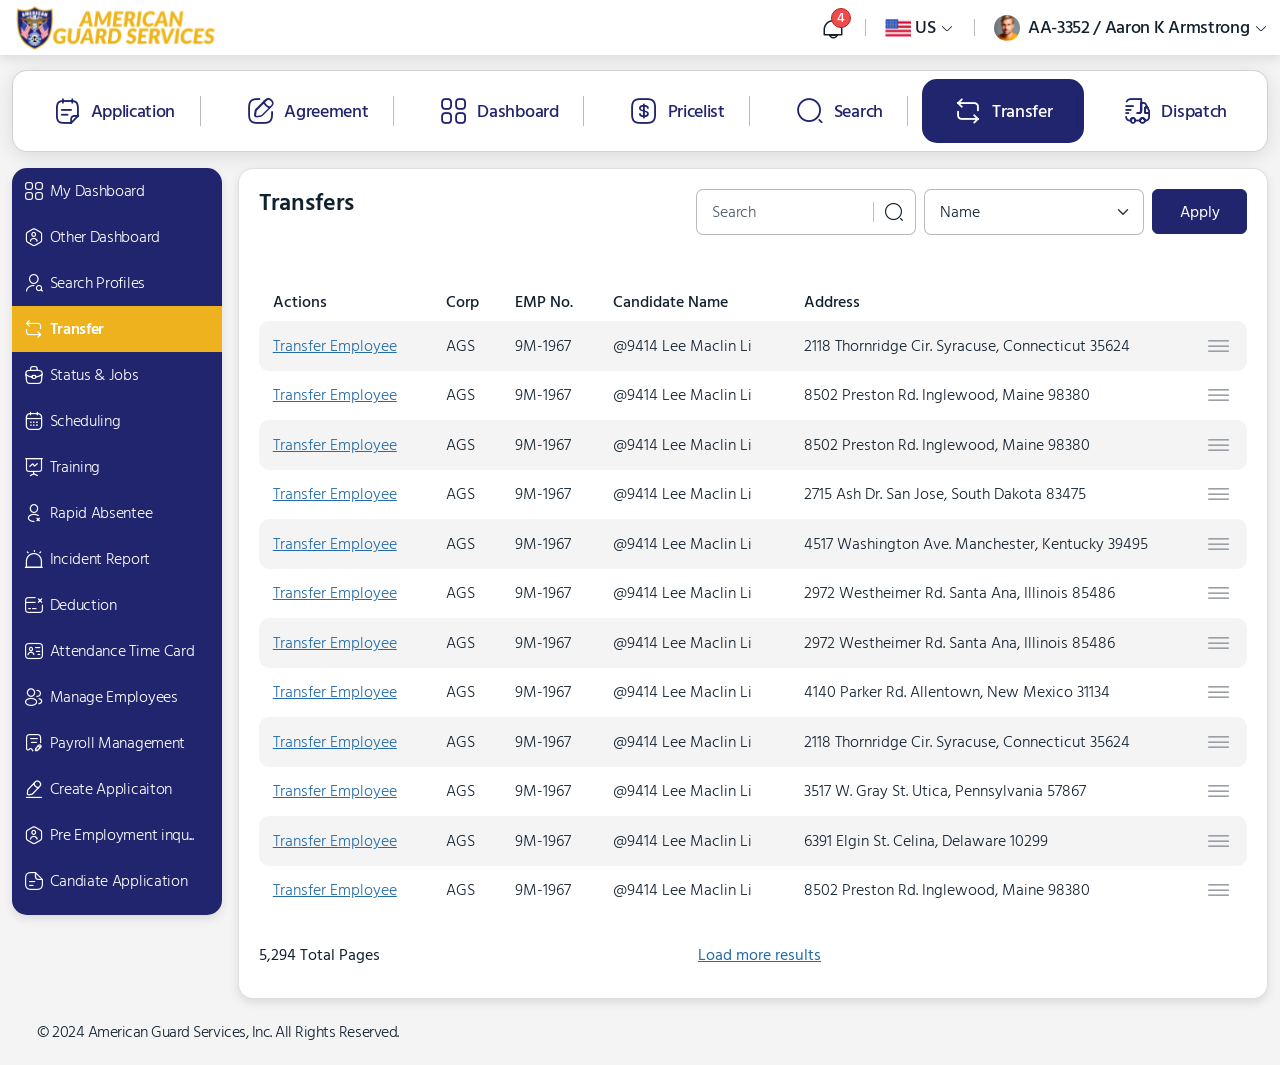
<file: transfer.html>
<!DOCTYPE html>
<html lang="en">

<head>
    <meta charset="UTF-8" />
    <meta name="viewport" content="width=device-width, initial-scale=1.0" />
    <title>AGS</title>
    <link rel="stylesheet" href="assets/styles/style.css" />
</head>

<body>
    <header>
        <nav class="navbar">
            <div class="container-fluid">
                <a class="navbar-brand" href="#">
                    <img src="./assets/images/logo.svg" alt="logo" />
                </a>
                <ul class="navbar-nav">
                    <li>
                        <div class="notification">
                            <i class="icon-lamp-1"></i>
                            <span> 4 </span>
                            </d>
                    </li>
                    <li>

                        <div class="dropdown">
                            <button class="btn dropdown-toggle" type="button" data-bs-toggle="dropdown"
                                aria-expanded="false">
                                <img src="./assets/images/us-flag.svg" alt="us flag" />
                                US
                            </button>
                            <ul class="dropdown-menu">
                                <li>
                                    <a class="dropdown-item" href="#">
                                        <img src="./assets/images/us-flag.svg" alt="us flag" />
                                        US
                                    </a>
                                </li>
                                <li>
                                    <a class="dropdown-item" href="#">
                                        <img src="./assets/images/canada.png" alt="us flag" />
                                        Canada
                                    </a>
                                </li>
                                <li>
                                    <a class="dropdown-item" href="#">
                                        <img src="./assets/images/denmark.png" alt="us flag" />
                                        Denmark
                                    </a>
                                </li>
                                <li>
                                    <a class="dropdown-item" href="#">
                                        <img src="./assets/images/france.png" alt="us flag" />
                                        France
                                    </a>
                                </li>
                                <li>
                                    <a class="dropdown-item" href="#">
                                        <img src="./assets/images/germany.png" alt="us flag" />
                                        Germany
                                    </a>
                                </li>
                                <li>
                                    <a class="dropdown-item" href="#">
                                        <img src="./assets/images/mexico.png" alt="us flag" />
                                        Mexio
                                    </a>
                                </li>
                                <li>
                                    <a class="dropdown-item" href="#">
                                        <img src="./assets/images/saudi-arabia.png" alt="us flag" />
                                        Saudi
                                    </a>
                                </li>
                                <li>
                                    <a class="dropdown-item" href="#">
                                        <img src="./assets/images/netherlands.png" alt="us flag" />
                                        Netherlands
                                    </a>
                                </li>
                                <li>
                                    <a class="dropdown-item" href="#">
                                        <img src="./assets/images/brazil.png" alt="us flag" />
                                        Brazil
                                    </a>
                                </li>
                                <li>
                                    <a class="dropdown-item" href="#">
                                        <img src="./assets/images/china.png" alt="us flag" />
                                        China
                                    </a>
                                </li>

                                <li>
                                    <a class="dropdown-item" href="#">
                                        <img src="./assets/images/european-union.png" alt="us flag" />
                                        EU Union
                                    </a>
                                </li>
                                <li>
                                    <a class="dropdown-item" href="#">
                                        <img src="./assets/images/pakistan.png" alt="us flag" />
                                        Pakistan
                                    </a>
                                </li>
                                <li>
                                    <a class="dropdown-item" href="#">
                                        <img src="./assets/images/palestine.png" alt="us flag" />
                                        Palestine
                                    </a>
                                </li>
                                <li>
                                    <a class="dropdown-item" href="#">
                                        <img src="./assets/images/philippines.png" alt="us flag" />
                                        Philippines
                                    </a>
                                </li>
                                <li>
                                    <a class="dropdown-item" href="#">
                                        <img src="./assets/images/sweden.png" alt="us flag" />
                                        Sweden
                                    </a>
                                </li>
                                <li>
                                    <a class="dropdown-item" href="#">
                                        <img src="./assets/images/united-arab-emirates.png" alt="us flag" />
                                        Arab Emirates
                                    </a>
                                </li>
                                <li>
                                    <a class="dropdown-item" href="#">
                                        <img src="./assets/images/united-kingdom.png" alt="us flag" />
                                        UK
                                    </a>
                                </li>
                            </ul>
                        </div>
                    </li>
                    <li>

                        <div class="dropdown profile">
                            <button class="btn dropdown-toggle" type="button" data-bs-toggle="dropdown"
                                aria-expanded="false">
                                <img src="./assets/images/avatar.svg" class="me-2 rounded-5" alt="user avatar" />
                                <span class="avatar-user"> AA-3352 / Aaron K Armstrong </span>
                            </button>
                            <ul class="dropdown-menu right">
                                <li><a class="dropdown-item" href="#">Action</a></li>
                                <li><a class="dropdown-item" href="#">Another action</a></li>
                                <li><a class="dropdown-item" href="#">Something else here</a></li>
                            </ul>
                        </div>
                    </li>
                </ul>
            </div>
        </nav>
    </header>
    <div class="container-fluid mobile-menu">
        <div class="dropdown">
            <button class="btn dropdown-toggle" role="button" data-bs-toggle="dropdown" aria-expanded="false">
                <span>
                    <i class="icon-element-3"></i>
                    Menu
                </span>
            </button>
            <div class="main_menu dropdown-menu nav_manu">
                <ul class="navbar-nav d-flex">
                    <li class="nav-item">
                        <a class="nav-link" href="./application.html">
                            <i class="icon-stickynote"></i> Application
                        </a>
                    </li>
                    <li class="nav-item">
                        <a class="nav-link" href="./agreement.html">
                            <i class="icon-edit"></i> Agreement
                        </a>
                    </li>
                    <li class="nav-item">
                        <a class="nav-link" href="./dashboard.html">
                            <i class="icon-category"></i> Dashboard
                        </a>
                    </li>
                    <li class="nav-item">
                        <a class="nav-link" href="./pricelist.html">
                            <i class="icon-dollar-square"></i> Pricelist
                        </a>
                    </li>
                    <li class="nav-item">
                        <a class="nav-link" href="./search.html">
                            <i class="icon-search-normal-1"></i> Search
                        </a>
                    </li>
                    <li class="nav-item active">
                        <a class="nav-link" href="./transfer.html">
                            <i class="icon-repeat"></i> Transfer
                        </a>
                    </li>
                    <li class="nav-item">
                        <a class="nav-link" href="/">
                            <i class="icon-truck-fast"></i> Dispatch
                        </a>
                    </li>
                </ul>
            </div>
        </div>
    </div>

    <div class="container-fluid position-relative">
        <div class="d-flex align-content-center mt-3 flex-wrap position-relative z-1">
            <div class="col-12 d-block d-md-none">
                <div class="dropdown">
                    <button class="btn btn-primary dropdown-toggle w-100 d-flex justify-content-between align-items-center" type="button" data-bs-toggle="dropdown"
                        aria-expanded="false">
                        <span class="d-flex align-items-center">
                            <i class="icon-user-octagon d-flex me-2"></i> Other Dashboard
                        </span>
                    </button>
                    <ul class="dropdown-menu">
                        <li><a class="dropdown-item" href="#"><i class="icon-category"></i> My Dashboard</a></li>
                        <li class="active"><a class="dropdown-item" href="#"><i class="icon-user-octagon"></i> Other Dashboard</a></li>
                        <li><a class="dropdown-item" href="#"><i class="icon-user-search"></i> Search Profiles</a></li>
                        <li><a class="dropdown-item" href="#"><i class="icon-repeat"></i> Transfer</a></li>
                        <li><a class="dropdown-item" href="#"><i class="icon-briefcase"></i> Status & Jobs</a></li>
                        <li><a class="dropdown-item" href="#"><i class="icon-calendar-1"></i> Scheduling</a></li>
                        <li><a class="dropdown-item" href="#"><i class="icon-presention-chart"></i> Training</a></li>
                        <li><a class="dropdown-item" href="#"><i class="icon-profile-delete"></i> Rapid Absentee</a></li>
                        <li><a class="dropdown-item" href="#"><i class="icon-alarm"></i> Incident Report</a></li>
                        <li><a class="dropdown-item" href="#"><i class="icon-card-remove-1"></i> Deduction</a></li>
                        <li><a class="dropdown-item" href="#"><i class="icon-personalcard"></i> Attendance Time Card</a></li>
                        <li><a class="dropdown-item" href="#"><i class="icon-profile-2user"></i> Manage Employees</a></li>
                        <li><a class="dropdown-item" href="#"><i class="icon-receipt-edit"></i> Payroll Management</a></li>
                        
                        <!-- Additional Items -->
                        <li><a class="dropdown-item" href="#"><i class="icon-edit-2"></i> Create Application</a></li>
                        <li><a class="dropdown-item" href="#"><i class="icon-user-octagon"></i> Pre Employment Inquiry</a></li>
                        <li><a class="dropdown-item" href="#"><i class="icon-document-text-1"></i> Candidate Application</a></li>
                        <li><a class="dropdown-item" href="#"><i class="icon-personalcard"></i> Identification</a></li>
                    </ul>
                </div>
            </div>
            <div class="main_side_panel d-md-block d-none">
                <!-- <ul class="folder_menu">
                    <li>
                        <a href="">
                            <i class="folder"></i>
                            Verification File
                        </a>
                    </li>
                    <li class="active">
                        <a data-bs-toggle="collapse" href="#collapseExample" role="button" aria-expanded="false" aria-controls="collapseExample">
                            <i class="folder-open"></i>
                            Hiring File
                        </a>
                        <ul class="collapse" id="collapseExample">
                            <li>
                                <a href="">
                                    <i></i>
                                    <span>Uniform Entrustment Agree</span>
                                </a>
                            </li>
                            <li>
                                <a href="">
                                    <i></i>
                                    <span>Equipment Agreement</span>
                                </a>
                            </li>
                            <li>
                                <a href="">
                                    <i></i>
                                    <span>Uniform Entrustment</span>
                                </a>
                            </li>
                            <li>
                                <a href="">
                                    <i></i>
                                    <span>Sexual Harassment Policy</span>
                                </a>
                            </li>
                            <li>
                                <a href="">
                                    <i></i>
                                    <span>Unlawful Harassment Policy</span>
                                </a>
                            </li>
                            <li>
                                <a href="">
                                    <i></i>
                                    <span>Injury Agreement</span>
                                </a>
                            </li>
                            <li>
                                <a href="">
                                    <i></i>
                                    <span>Drug and Alcohol Policy</span>
                                </a>
                            </li>
                            <li>
                                <a href="">
                                    <i></i>
                                    <span>Workers’ Compensation Po...</span>
                                </a>
                            </li>
                            <li>
                                <a href="">
                                    <i></i>
                                    <span>Excessive use of force</span>
                                </a>
                            </li>
                            <li>
                                <a href="">
                                    <i></i>
                                    <span>Employment Agreement</span>
                                </a>
                            </li>
                            <li>
                                <a href="">
                                    <i></i>
                                    <span>Code of Ethics</span>
                                </a>
                            </li>
                        </ul>
                    </li>
                </ul> -->
                <ul class="menu">
                    <li>
                        <a href="">
                            <i class="icon-category"></i>
                            My Dashboard
                        </a>
                    </li>
                    <li>
                        <a href="">
                            <i class="icon-user-octagon"></i>
                            Other Dashboard
                        </a>
                    </li>
                    <li>
                        <a href="">
                            <i class="icon-user-search"></i>
                            Search Profiles
                        </a>
                    </li>
                    <li class="active">
                        <a href="">
                            <i class="icon-repeat"></i>
                            Transfer
                        </a>
                    </li>
                    <li>
                        <a href="">
                            <i class="icon-briefcase"></i>
                            Status & Jobs
                        </a>
                    </li>
                    <li>
                        <a href="">
                            <i class="icon-calendar-1"></i>
                            Scheduling
                        </a>
                    </li>
                    <li>
                        <a href="">
                            <i class="icon-presention-chart"></i>
                            Training
                        </a>
                    </li>
                    <li>
                        <a href="">
                            <i class="icon-profile-delete"></i>
                            Rapid Absentee
                        </a>
                    </li>
                    <li>
                        <a href="">
                            <i class="icon-alarm"></i>
                            Incident Report
                        </a>
                    </li>
                    <li>
                        <a href="">
                            <i class="icon-card-remove-1"></i>
                            Deduction
                        </a>
                    </li>
                    <li>
                        <a href="">
                            <i class="icon-personalcard"></i>
                            Attendance Time Card
                        </a>
                    </li>
                    <li>
                        <a href="">
                            <i class="icon-profile-2user"></i>
                            Manage Employees
                        </a>
                    </li>
                    <li>
                        <a href="">
                            <i class="icon-receipt-edit"></i>
                            Payroll Management
                        </a>
                    </li>

                    <!-- ------- -->

                    <li>
                        <a href="">
                            <i class="icon-edit-2"></i>
                            Create Applicaiton
                        </a>
                    </li>
                    <li>
                        <a href="">
                            <i class="icon-user-octagon"></i>
                            Pre Employment inqu...
                        </a>
                    </li>
                    <li>
                        <a href="">
                            <i class="icon-document-text-1"></i>
                            Candiate Application
                        </a>
                    </li>
                    <li>
                        <a href="">
                            <i class="icon-personalcard"></i>
                            Identification
                        </a>
                    </li>

                </ul>
            </div>
            <div class="main_content_panel content_page">
                <div class="d-flex flex-wrap justify-content-between">
                    <h4>Transfers</h4>
                    <div class="top-form d-flex flex-wrap align-content-center justify-content-center">
                        <div class="input-with-icon">
                             <input class="form-control" placeholder="Search" type="text">
                             <i class="icon-search-normal-1"></i>
                        </div>
                     
                         <div class="select-ui">
                             <select class="form-select" aria-label="Default select example">
                                 <option selected>Name</option>
                                 <option value="1">One</option>
                                 <option value="2">Two</option>
                                 <option value="3">Three</option>
                             </select>
                         </div>
                         
                         <button class="btn btn-primary"> Apply</button>
                     </div>
                </div>
                <div class="table-responsive transfer-table mt-5">
                    <table class="table table-striped">
                        <thead>
                            <tr>
                                <th scope="col">Actions</th>
                                <th scope="col">Corp</th>
                                <th scope="col">EMP No.</th>
                                <th scope="col">Candidate Name</th>
                                <th scope="col">Address</th>
                                <th scope="col"></th>
                            </tr>
                        </thead>
                        <tbody>
                            
                            <tr>
                                <td><a href="">Transfer Employee</a></td>
                                <td>AGS</td>
                                <td>9M-1967</td>
                                <td>@9414 Lee Maclin Li</td>
                                <td>2118 Thornridge Cir. Syracuse, Connecticut 35624</td>
                                <td><i class="icon-menu-1"></i></td>
                            </tr>
                            <tr>
                                <td><a href="">Transfer Employee</a></td>
                                <td>AGS</td>
                                <td>9M-1967</td>
                                <td>@9414 Lee Maclin Li</td>
                                <td>8502 Preston Rd. Inglewood, Maine 98380</td>
                                <td><i class="icon-menu-1"></i></td>
                            </tr>
                            <tr>
                                <td><a href="">Transfer Employee</a></td>
                                <td>AGS</td>
                                <td>9M-1967</td>
                                <td>@9414 Lee Maclin Li</td>
                                <td>8502 Preston Rd. Inglewood, Maine 98380</td>
                                <td><i class="icon-menu-1"></i></td>
                            </tr>
                            <tr>
                                <td><a href="">Transfer Employee</a></td>
                                <td>AGS</td>
                                <td>9M-1967</td>
                                <td>@9414 Lee Maclin Li</td>
                                <td>2715 Ash Dr. San Jose, South Dakota 83475</td>
                                <td><i class="icon-menu-1"></i></td>
                            </tr>
                            <tr>
                                <td><a href="">Transfer Employee</a></td>
                                <td>AGS</td>
                                <td>9M-1967</td>
                                <td>@9414 Lee Maclin Li</td>
                                <td>4517 Washington Ave. Manchester, Kentucky 39495</td>
                                <td><i class="icon-menu-1"></i></td>
                            </tr>
                            <tr>
                                <td><a href="">Transfer Employee</a></td>
                                <td>AGS</td>
                                <td>9M-1967</td>
                                <td>@9414 Lee Maclin Li</td>
                                <td>2972 Westheimer Rd. Santa Ana, Illinois 85486 </td>
                                <td><i class="icon-menu-1"></i></td>
                            </tr>
                            <tr>
                                <td><a href="">Transfer Employee</a></td>
                                <td>AGS</td>
                                <td>9M-1967</td>
                                <td>@9414 Lee Maclin Li</td>
                                <td>2972 Westheimer Rd. Santa Ana, Illinois 85486 </td>
                                <td><i class="icon-menu-1"></i></td>
                            </tr>
                            <tr>
                                <td><a href="">Transfer Employee</a></td>
                                <td>AGS</td>
                                <td>9M-1967</td>
                                <td>@9414 Lee Maclin Li</td>
                                <td>4140 Parker Rd. Allentown, New Mexico 31134</td>
                                <td><i class="icon-menu-1"></i></td>
                            </tr>
                            <tr>
                                <td><a href="">Transfer Employee</a></td>
                                <td>AGS</td>
                                <td>9M-1967</td>
                                <td>@9414 Lee Maclin Li</td>
                                <td>2118 Thornridge Cir. Syracuse, Connecticut 35624</td>
                                <td><i class="icon-menu-1"></i></td>
                            </tr>
                            <tr>
                                <td><a href="">Transfer Employee</a></td>
                                <td>AGS</td>
                                <td>9M-1967</td>
                                <td>@9414 Lee Maclin Li</td>
                                <td>3517 W. Gray St. Utica, Pennsylvania 57867</td>
                                <td><i class="icon-menu-1"></i></td>
                            </tr>
                            <tr>
                                <td><a href="">Transfer Employee</a></td>
                                <td>AGS</td>
                                <td>9M-1967</td>
                                <td>@9414 Lee Maclin Li</td>
                                <td>6391 Elgin St. Celina, Delaware 10299</td>
                                <td><i class="icon-menu-1"></i></td>
                            </tr>
                            <tr>
                                <td><a href="">Transfer Employee</a></td>
                                <td>AGS</td>
                                <td>9M-1967</td>
                                <td>@9414 Lee Maclin Li</td>
                                <td>8502 Preston Rd. Inglewood, Maine 98380</td>
                                <td><i class="icon-menu-1"></i></td>
                            </tr>
                        </tbody>
                    </table>

                    <div class="d-flex align-items-center justify-content-between">
                        <p class="totle-count fw-normal m-0">5,294 Total Pages</p>
                        <a href="" class="btn btn-link">Load more results</a>
                        <div style="width: 108px;"></div>
                    </div>
                </div>
            </div>
        </div>

    </div>

    <footer>
        <div class="container-fluid">
            <p>© 2024 American Guard Services, Inc. All Rights Reserved.</p>
        </div>
    </footer>


    <script src="node_modules/@popperjs/core/dist/umd/popper.min.js"></script>
    <script src="node_modules/bootstrap/dist/js/bootstrap.min.js"></script>
</body>

</html>
</file>
<file: assets/styles/style.css>
@charset "UTF-8";
@import url("https://fonts.googleapis.com/css2?family=Hind+Madurai:wght@300;400;500;600;700&display=swap");
@import "./font-icon.css";
/*!
 * Bootstrap  v5.3.3 (https://getbootstrap.com/)
 * Copyright 2011-2024 The Bootstrap Authors
 * Licensed under MIT (https://github.com/twbs/bootstrap/blob/main/LICENSE)
 */
:root,
[data-bs-theme=light] {
  --bs-blue: #21256e;
  --bs-indigo: #6610f2;
  --bs-purple: #6f42c1;
  --bs-pink: #d63384;
  --bs-red: #dc3545;
  --bs-orange: #fd7e14;
  --bs-yellow: #EEB21E;
  --bs-green: #0ABC7C;
  --bs-teal: #20c997;
  --bs-cyan: #0dcaf0;
  --bs-black: #000;
  --bs-white: #fff;
  --bs-gray: #6c757d;
  --bs-gray-dark: #343a40;
  --bs-gray-100: #f3f4f4;
  --bs-gray-200: #e9ecef;
  --bs-gray-300: #dee2e6;
  --bs-gray-400: #ced4da;
  --bs-gray-500: #adb5bd;
  --bs-gray-600: #6c757d;
  --bs-gray-700: #495057;
  --bs-gray-800: #343a40;
  --bs-gray-900: #112130;
  --bs-primary: #21256e;
  --bs-secondary: #6c757d;
  --bs-success: #0ABC7C;
  --bs-info: #0dcaf0;
  --bs-warning: #EEB21E;
  --bs-danger: #dc3545;
  --bs-light: #f3f4f4;
  --bs-dark: #112130;
  --bs-primary-rgb: 33, 37, 110;
  --bs-secondary-rgb: 108, 117, 125;
  --bs-success-rgb: 10, 188, 124;
  --bs-info-rgb: 13, 202, 240;
  --bs-warning-rgb: 238, 178, 30;
  --bs-danger-rgb: 220, 53, 69;
  --bs-light-rgb: 243, 244, 244;
  --bs-dark-rgb: 17, 33, 48;
  --bs-primary-text-emphasis: #0d0f2c;
  --bs-secondary-text-emphasis: #2b2f32;
  --bs-success-text-emphasis: #044b32;
  --bs-info-text-emphasis: #055160;
  --bs-warning-text-emphasis: #5f470c;
  --bs-danger-text-emphasis: #58151c;
  --bs-light-text-emphasis: #495057;
  --bs-dark-text-emphasis: #495057;
  --bs-primary-bg-subtle: #d3d3e2;
  --bs-secondary-bg-subtle: #e2e3e5;
  --bs-success-bg-subtle: #cef2e5;
  --bs-info-bg-subtle: #cff4fc;
  --bs-warning-bg-subtle: #fcf0d2;
  --bs-danger-bg-subtle: #f8d7da;
  --bs-light-bg-subtle: #f9fafa;
  --bs-dark-bg-subtle: #ced4da;
  --bs-primary-border-subtle: #a6a8c5;
  --bs-secondary-border-subtle: #c4c8cb;
  --bs-success-border-subtle: #9de4cb;
  --bs-info-border-subtle: #9eeaf9;
  --bs-warning-border-subtle: #f8e0a5;
  --bs-danger-border-subtle: #f1aeb5;
  --bs-light-border-subtle: #e9ecef;
  --bs-dark-border-subtle: #adb5bd;
  --bs-white-rgb: 255, 255, 255;
  --bs-black-rgb: 0, 0, 0;
  --bs-font-sans-serif: system-ui, -apple-system, "Segoe UI", Roboto, "Helvetica Neue", "Noto Sans", "Liberation Sans", Arial, sans-serif, "Apple Color Emoji", "Segoe UI Emoji", "Segoe UI Symbol", "Noto Color Emoji";
  --bs-font-monospace: SFMono-Regular, Menlo, Monaco, Consolas, "Liberation Mono", "Courier New", monospace;
  --bs-gradient: linear-gradient(180deg, rgba(255, 255, 255, 0.15), rgba(255, 255, 255, 0));
  --bs-body-font-family: var(--bs-font-sans-serif);
  --bs-body-font-size: 1rem;
  --bs-body-font-weight: 400;
  --bs-body-line-height: 1.5;
  --bs-body-color: #112130;
  --bs-body-color-rgb: 17, 33, 48;
  --bs-body-bg: #f3f4f4;
  --bs-body-bg-rgb: 243, 244, 244;
  --bs-emphasis-color: #000;
  --bs-emphasis-color-rgb: 0, 0, 0;
  --bs-secondary-color: rgba(17, 33, 48, 0.75);
  --bs-secondary-color-rgb: 17, 33, 48;
  --bs-secondary-bg: #e9ecef;
  --bs-secondary-bg-rgb: 233, 236, 239;
  --bs-tertiary-color: rgba(17, 33, 48, 0.5);
  --bs-tertiary-color-rgb: 17, 33, 48;
  --bs-tertiary-bg: #f3f4f4;
  --bs-tertiary-bg-rgb: 243, 244, 244;
  --bs-heading-color: inherit;
  --bs-link-color: #246ca8;
  --bs-link-color-rgb: 36, 108, 168;
  --bs-link-decoration: underline;
  --bs-link-hover-color: #1d5686;
  --bs-link-hover-color-rgb: 29, 86, 134;
  --bs-code-color: #d63384;
  --bs-highlight-color: #112130;
  --bs-highlight-bg: #fcf0d2;
  --bs-border-width: 1px;
  --bs-border-style: solid;
  --bs-border-color: #dee2e6;
  --bs-border-color-translucent: rgba(0, 0, 0, 0.175);
  --bs-border-radius: 0.375rem;
  --bs-border-radius-sm: 0.25rem;
  --bs-border-radius-lg: 0.5rem;
  --bs-border-radius-xl: 1rem;
  --bs-border-radius-xxl: 2rem;
  --bs-border-radius-2xl: var(--bs-border-radius-xxl);
  --bs-border-radius-pill: 50rem;
  --bs-box-shadow: 0 0.5rem 1rem rgba(0, 0, 0, 0.15);
  --bs-box-shadow-sm: 0 0.125rem 0.25rem rgba(0, 0, 0, 0.075);
  --bs-box-shadow-lg: 0 1rem 3rem rgba(0, 0, 0, 0.175);
  --bs-box-shadow-inset: inset 0 1px 2px rgba(0, 0, 0, 0.075);
  --bs-focus-ring-width: 0.25rem;
  --bs-focus-ring-opacity: 0.25;
  --bs-focus-ring-color: rgba(33, 37, 110, 0.25);
  --bs-form-valid-color: #0ABC7C;
  --bs-form-valid-border-color: #0ABC7C;
  --bs-form-invalid-color: #dc3545;
  --bs-form-invalid-border-color: #dc3545;
}

[data-bs-theme=dark] {
  color-scheme: dark;
  --bs-body-color: #dee2e6;
  --bs-body-color-rgb: 222, 226, 230;
  --bs-body-bg: #112130;
  --bs-body-bg-rgb: 17, 33, 48;
  --bs-emphasis-color: #fff;
  --bs-emphasis-color-rgb: 255, 255, 255;
  --bs-secondary-color: rgba(222, 226, 230, 0.75);
  --bs-secondary-color-rgb: 222, 226, 230;
  --bs-secondary-bg: #343a40;
  --bs-secondary-bg-rgb: 52, 58, 64;
  --bs-tertiary-color: rgba(222, 226, 230, 0.5);
  --bs-tertiary-color-rgb: 222, 226, 230;
  --bs-tertiary-bg: #232e38;
  --bs-tertiary-bg-rgb: 35, 46, 56;
  --bs-primary-text-emphasis: #7a7ca8;
  --bs-secondary-text-emphasis: #a7acb1;
  --bs-success-text-emphasis: #6cd7b0;
  --bs-info-text-emphasis: #6edff6;
  --bs-warning-text-emphasis: #f5d178;
  --bs-danger-text-emphasis: #ea868f;
  --bs-light-text-emphasis: #f3f4f4;
  --bs-dark-text-emphasis: #dee2e6;
  --bs-primary-bg-subtle: #070716;
  --bs-secondary-bg-subtle: #161719;
  --bs-success-bg-subtle: #022619;
  --bs-info-bg-subtle: #032830;
  --bs-warning-bg-subtle: #302406;
  --bs-danger-bg-subtle: #2c0b0e;
  --bs-light-bg-subtle: #343a40;
  --bs-dark-bg-subtle: #1a1d20;
  --bs-primary-border-subtle: #141642;
  --bs-secondary-border-subtle: #41464b;
  --bs-success-border-subtle: #06714a;
  --bs-info-border-subtle: #087990;
  --bs-warning-border-subtle: #8f6b12;
  --bs-danger-border-subtle: #842029;
  --bs-light-border-subtle: #495057;
  --bs-dark-border-subtle: #343a40;
  --bs-heading-color: inherit;
  --bs-link-color: #7a7ca8;
  --bs-link-hover-color: #9596b9;
  --bs-link-color-rgb: 122, 124, 168;
  --bs-link-hover-color-rgb: 149, 150, 185;
  --bs-code-color: #e685b5;
  --bs-highlight-color: #dee2e6;
  --bs-highlight-bg: #5f470c;
  --bs-border-color: #495057;
  --bs-border-color-translucent: rgba(255, 255, 255, 0.15);
  --bs-form-valid-color: #6cd7b0;
  --bs-form-valid-border-color: #6cd7b0;
  --bs-form-invalid-color: #ea868f;
  --bs-form-invalid-border-color: #ea868f;
}

*,
*::before,
*::after {
  box-sizing: border-box;
}

@media (prefers-reduced-motion: no-preference) {
  :root {
    scroll-behavior: smooth;
  }
}

body {
  margin: 0;
  font-family: var(--bs-body-font-family);
  font-size: var(--bs-body-font-size);
  font-weight: var(--bs-body-font-weight);
  line-height: var(--bs-body-line-height);
  color: var(--bs-body-color);
  text-align: var(--bs-body-text-align);
  background-color: var(--bs-body-bg);
  -webkit-text-size-adjust: 100%;
  -webkit-tap-highlight-color: rgba(0, 0, 0, 0);
}

hr {
  margin: 1rem 0;
  color: inherit;
  border: 0;
  border-top: var(--bs-border-width) solid;
  opacity: 0.25;
}

h6, .h6, h5, .h5, h4, .h4, h3, .h3, h2, .h2, h1, .h1 {
  margin-top: 0;
  margin-bottom: 0.5rem;
  font-weight: 600;
  line-height: 1.2;
  color: var(--bs-heading-color);
}

h1, .h1 {
  font-size: calc(1.375rem + 1.5vw);
}
@media (min-width: 1200px) {
  h1, .h1 {
    font-size: 2.5rem;
  }
}

h2, .h2 {
  font-size: calc(1.325rem + 0.9vw);
}
@media (min-width: 1200px) {
  h2, .h2 {
    font-size: 2rem;
  }
}

h3, .h3 {
  font-size: calc(1.3rem + 0.6vw);
}
@media (min-width: 1200px) {
  h3, .h3 {
    font-size: 1.75rem;
  }
}

h4, .h4 {
  font-size: calc(1.275rem + 0.3vw);
}
@media (min-width: 1200px) {
  h4, .h4 {
    font-size: 1.5rem;
  }
}

h5, .h5 {
  font-size: 1.25rem;
}

h6, .h6 {
  font-size: 1rem;
}

p {
  margin-top: 0;
  margin-bottom: 1rem;
}

abbr[title] {
  -webkit-text-decoration: underline dotted;
          text-decoration: underline dotted;
  cursor: help;
  -webkit-text-decoration-skip-ink: none;
          text-decoration-skip-ink: none;
}

address {
  margin-bottom: 1rem;
  font-style: normal;
  line-height: inherit;
}

ol,
ul {
  padding-left: 2rem;
}

ol,
ul,
dl {
  margin-top: 0;
  margin-bottom: 1rem;
}

ol ol,
ul ul,
ol ul,
ul ol {
  margin-bottom: 0;
}

dt {
  font-weight: 700;
}

dd {
  margin-bottom: 0.5rem;
  margin-left: 0;
}

blockquote {
  margin: 0 0 1rem;
}

b,
strong {
  font-weight: bolder;
}

small, .small {
  font-size: 0.875em;
}

mark, .mark {
  padding: 0.1875em;
  color: var(--bs-highlight-color);
  background-color: var(--bs-highlight-bg);
}

sub,
sup {
  position: relative;
  font-size: 0.75em;
  line-height: 0;
  vertical-align: baseline;
}

sub {
  bottom: -0.25em;
}

sup {
  top: -0.5em;
}

a {
  color: rgba(var(--bs-link-color-rgb), var(--bs-link-opacity, 1));
  text-decoration: underline;
}
a:hover {
  --bs-link-color-rgb: var(--bs-link-hover-color-rgb);
}

a:not([href]):not([class]), a:not([href]):not([class]):hover {
  color: inherit;
  text-decoration: none;
}

pre,
code,
kbd,
samp {
  font-family: var(--bs-font-monospace);
  font-size: 1em;
}

pre {
  display: block;
  margin-top: 0;
  margin-bottom: 1rem;
  overflow: auto;
  font-size: 0.875em;
}
pre code {
  font-size: inherit;
  color: inherit;
  word-break: normal;
}

code {
  font-size: 0.875em;
  color: var(--bs-code-color);
  word-wrap: break-word;
}
a > code {
  color: inherit;
}

kbd {
  padding: 0.1875rem 0.375rem;
  font-size: 0.875em;
  color: var(--bs-body-bg);
  background-color: var(--bs-body-color);
  border-radius: 0.25rem;
}
kbd kbd {
  padding: 0;
  font-size: 1em;
}

figure {
  margin: 0 0 1rem;
}

img,
svg {
  vertical-align: middle;
}

table {
  caption-side: bottom;
  border-collapse: collapse;
}

caption {
  padding-top: 0.86rem;
  padding-bottom: 0.86rem;
  color: var(--bs-secondary-color);
  text-align: left;
}

th {
  text-align: inherit;
  text-align: -webkit-match-parent;
}

thead,
tbody,
tfoot,
tr,
td,
th {
  border-color: inherit;
  border-style: solid;
  border-width: 0;
}

label {
  display: inline-block;
}

button {
  border-radius: 0;
}

button:focus:not(:focus-visible) {
  outline: 0;
}

input,
button,
select,
optgroup,
textarea {
  margin: 0;
  font-family: inherit;
  font-size: inherit;
  line-height: inherit;
}

button,
select {
  text-transform: none;
}

[role=button] {
  cursor: pointer;
}

select {
  word-wrap: normal;
}
select:disabled {
  opacity: 1;
}

[list]:not([type=date]):not([type=datetime-local]):not([type=month]):not([type=week]):not([type=time])::-webkit-calendar-picker-indicator {
  display: none !important;
}

button,
[type=button],
[type=reset],
[type=submit] {
  -webkit-appearance: button;
}
button:not(:disabled),
[type=button]:not(:disabled),
[type=reset]:not(:disabled),
[type=submit]:not(:disabled) {
  cursor: pointer;
}

::-moz-focus-inner {
  padding: 0;
  border-style: none;
}

textarea {
  resize: vertical;
}

fieldset {
  min-width: 0;
  padding: 0;
  margin: 0;
  border: 0;
}

legend {
  float: left;
  width: 100%;
  padding: 0;
  margin-bottom: 0.5rem;
  font-size: calc(1.275rem + 0.3vw);
  line-height: inherit;
}
@media (min-width: 1200px) {
  legend {
    font-size: 1.5rem;
  }
}
legend + * {
  clear: left;
}

::-webkit-datetime-edit-fields-wrapper,
::-webkit-datetime-edit-text,
::-webkit-datetime-edit-minute,
::-webkit-datetime-edit-hour-field,
::-webkit-datetime-edit-day-field,
::-webkit-datetime-edit-month-field,
::-webkit-datetime-edit-year-field {
  padding: 0;
}

::-webkit-inner-spin-button {
  height: auto;
}

[type=search] {
  -webkit-appearance: textfield;
  outline-offset: -2px;
}

/* rtl:raw:
[type="tel"],
[type="url"],
[type="email"],
[type="number"] {
  direction: ltr;
}
*/
::-webkit-search-decoration {
  -webkit-appearance: none;
}

::-webkit-color-swatch-wrapper {
  padding: 0;
}

::file-selector-button {
  font: inherit;
  -webkit-appearance: button;
}

output {
  display: inline-block;
}

iframe {
  border: 0;
}

summary {
  display: list-item;
  cursor: pointer;
}

progress {
  vertical-align: baseline;
}

[hidden] {
  display: none !important;
}

.lead {
  font-size: 1.25rem;
  font-weight: 300;
}

.display-1 {
  font-size: calc(1.625rem + 4.5vw);
  font-weight: 300;
  line-height: 1.2;
}
@media (min-width: 1200px) {
  .display-1 {
    font-size: 5rem;
  }
}

.display-2 {
  font-size: calc(1.575rem + 3.9vw);
  font-weight: 300;
  line-height: 1.2;
}
@media (min-width: 1200px) {
  .display-2 {
    font-size: 4.5rem;
  }
}

.display-3 {
  font-size: calc(1.525rem + 3.3vw);
  font-weight: 300;
  line-height: 1.2;
}
@media (min-width: 1200px) {
  .display-3 {
    font-size: 4rem;
  }
}

.display-4 {
  font-size: calc(1.475rem + 2.7vw);
  font-weight: 300;
  line-height: 1.2;
}
@media (min-width: 1200px) {
  .display-4 {
    font-size: 3.5rem;
  }
}

.display-5 {
  font-size: calc(1.425rem + 2.1vw);
  font-weight: 300;
  line-height: 1.2;
}
@media (min-width: 1200px) {
  .display-5 {
    font-size: 3rem;
  }
}

.display-6 {
  font-size: calc(1.375rem + 1.5vw);
  font-weight: 300;
  line-height: 1.2;
}
@media (min-width: 1200px) {
  .display-6 {
    font-size: 2.5rem;
  }
}

.list-unstyled {
  padding-left: 0;
  list-style: none;
}

.list-inline {
  padding-left: 0;
  list-style: none;
}

.list-inline-item {
  display: inline-block;
}
.list-inline-item:not(:last-child) {
  margin-right: 0.5rem;
}

.initialism {
  font-size: 0.875em;
  text-transform: uppercase;
}

.blockquote {
  margin-bottom: 1rem;
  font-size: 1.25rem;
}
.blockquote > :last-child {
  margin-bottom: 0;
}

.blockquote-footer {
  margin-top: -1rem;
  margin-bottom: 1rem;
  font-size: 0.875em;
  color: #6c757d;
}
.blockquote-footer::before {
  content: "— ";
}

.img-fluid {
  max-width: 100%;
  height: auto;
}

.img-thumbnail {
  padding: 0.25rem;
  background-color: var(--bs-body-bg);
  border: var(--bs-border-width) solid var(--bs-border-color);
  border-radius: var(--bs-border-radius);
  max-width: 100%;
  height: auto;
}

.figure {
  display: inline-block;
}

.figure-img {
  margin-bottom: 0.5rem;
  line-height: 1;
}

.figure-caption {
  font-size: 0.875em;
  color: var(--bs-secondary-color);
}

.container,
.container-fluid,
.container-xxl,
.container-xl,
.container-lg,
.container-md,
.container-sm {
  --bs-gutter-x: 1.5rem;
  --bs-gutter-y: 0;
  width: 100%;
  padding-right: calc(var(--bs-gutter-x) * 0.5);
  padding-left: calc(var(--bs-gutter-x) * 0.5);
  margin-right: auto;
  margin-left: auto;
}

@media (min-width: 576px) {
  .container-sm, .container {
    max-width: 540px;
  }
}
@media (min-width: 768px) {
  .container-md, .container-sm, .container {
    max-width: 720px;
  }
}
@media (min-width: 992px) {
  .container-lg, .container-md, .container-sm, .container {
    max-width: 960px;
  }
}
@media (min-width: 1200px) {
  .container-xl, .container-lg, .container-md, .container-sm, .container {
    max-width: 1140px;
  }
}
@media (min-width: 1400px) {
  .container-xxl, .container-xl, .container-lg, .container-md, .container-sm, .container {
    max-width: 1320px;
  }
}
:root {
  --bs-breakpoint-xs: 0;
  --bs-breakpoint-sm: 576px;
  --bs-breakpoint-md: 768px;
  --bs-breakpoint-lg: 992px;
  --bs-breakpoint-xl: 1200px;
  --bs-breakpoint-xxl: 1400px;
}

.row {
  --bs-gutter-x: 1.5rem;
  --bs-gutter-y: 0;
  display: flex;
  flex-wrap: wrap;
  margin-top: calc(-1 * var(--bs-gutter-y));
  margin-right: calc(-0.5 * var(--bs-gutter-x));
  margin-left: calc(-0.5 * var(--bs-gutter-x));
}
.row > * {
  flex-shrink: 0;
  width: 100%;
  max-width: 100%;
  padding-right: calc(var(--bs-gutter-x) * 0.5);
  padding-left: calc(var(--bs-gutter-x) * 0.5);
  margin-top: var(--bs-gutter-y);
}

.col {
  flex: 1 0 0%;
}

.row-cols-auto > * {
  flex: 0 0 auto;
  width: auto;
}

.row-cols-1 > * {
  flex: 0 0 auto;
  width: 100%;
}

.row-cols-2 > * {
  flex: 0 0 auto;
  width: 50%;
}

.row-cols-3 > * {
  flex: 0 0 auto;
  width: 33.33333333%;
}

.row-cols-4 > * {
  flex: 0 0 auto;
  width: 25%;
}

.row-cols-5 > * {
  flex: 0 0 auto;
  width: 20%;
}

.row-cols-6 > * {
  flex: 0 0 auto;
  width: 16.66666667%;
}

.col-auto {
  flex: 0 0 auto;
  width: auto;
}

.col-1 {
  flex: 0 0 auto;
  width: 8.33333333%;
}

.col-2 {
  flex: 0 0 auto;
  width: 16.66666667%;
}

.col-3 {
  flex: 0 0 auto;
  width: 25%;
}

.col-4 {
  flex: 0 0 auto;
  width: 33.33333333%;
}

.col-5 {
  flex: 0 0 auto;
  width: 41.66666667%;
}

.col-6 {
  flex: 0 0 auto;
  width: 50%;
}

.col-7 {
  flex: 0 0 auto;
  width: 58.33333333%;
}

.col-8 {
  flex: 0 0 auto;
  width: 66.66666667%;
}

.col-9 {
  flex: 0 0 auto;
  width: 75%;
}

.col-10 {
  flex: 0 0 auto;
  width: 83.33333333%;
}

.col-11 {
  flex: 0 0 auto;
  width: 91.66666667%;
}

.col-12 {
  flex: 0 0 auto;
  width: 100%;
}

.offset-1 {
  margin-left: 8.33333333%;
}

.offset-2 {
  margin-left: 16.66666667%;
}

.offset-3 {
  margin-left: 25%;
}

.offset-4 {
  margin-left: 33.33333333%;
}

.offset-5 {
  margin-left: 41.66666667%;
}

.offset-6 {
  margin-left: 50%;
}

.offset-7 {
  margin-left: 58.33333333%;
}

.offset-8 {
  margin-left: 66.66666667%;
}

.offset-9 {
  margin-left: 75%;
}

.offset-10 {
  margin-left: 83.33333333%;
}

.offset-11 {
  margin-left: 91.66666667%;
}

.g-0,
.gx-0 {
  --bs-gutter-x: 0;
}

.g-0,
.gy-0 {
  --bs-gutter-y: 0;
}

.g-1,
.gx-1 {
  --bs-gutter-x: 0.25rem;
}

.g-1,
.gy-1 {
  --bs-gutter-y: 0.25rem;
}

.g-2,
.gx-2 {
  --bs-gutter-x: 0.5rem;
}

.g-2,
.gy-2 {
  --bs-gutter-y: 0.5rem;
}

.g-3,
.gx-3 {
  --bs-gutter-x: 1rem;
}

.g-3,
.gy-3 {
  --bs-gutter-y: 1rem;
}

.g-4,
.gx-4 {
  --bs-gutter-x: 1.5rem;
}

.g-4,
.gy-4 {
  --bs-gutter-y: 1.5rem;
}

.g-5,
.gx-5 {
  --bs-gutter-x: 3rem;
}

.g-5,
.gy-5 {
  --bs-gutter-y: 3rem;
}

@media (min-width: 576px) {
  .col-sm {
    flex: 1 0 0%;
  }
  .row-cols-sm-auto > * {
    flex: 0 0 auto;
    width: auto;
  }
  .row-cols-sm-1 > * {
    flex: 0 0 auto;
    width: 100%;
  }
  .row-cols-sm-2 > * {
    flex: 0 0 auto;
    width: 50%;
  }
  .row-cols-sm-3 > * {
    flex: 0 0 auto;
    width: 33.33333333%;
  }
  .row-cols-sm-4 > * {
    flex: 0 0 auto;
    width: 25%;
  }
  .row-cols-sm-5 > * {
    flex: 0 0 auto;
    width: 20%;
  }
  .row-cols-sm-6 > * {
    flex: 0 0 auto;
    width: 16.66666667%;
  }
  .col-sm-auto {
    flex: 0 0 auto;
    width: auto;
  }
  .col-sm-1 {
    flex: 0 0 auto;
    width: 8.33333333%;
  }
  .col-sm-2 {
    flex: 0 0 auto;
    width: 16.66666667%;
  }
  .col-sm-3 {
    flex: 0 0 auto;
    width: 25%;
  }
  .col-sm-4 {
    flex: 0 0 auto;
    width: 33.33333333%;
  }
  .col-sm-5 {
    flex: 0 0 auto;
    width: 41.66666667%;
  }
  .col-sm-6 {
    flex: 0 0 auto;
    width: 50%;
  }
  .col-sm-7 {
    flex: 0 0 auto;
    width: 58.33333333%;
  }
  .col-sm-8 {
    flex: 0 0 auto;
    width: 66.66666667%;
  }
  .col-sm-9 {
    flex: 0 0 auto;
    width: 75%;
  }
  .col-sm-10 {
    flex: 0 0 auto;
    width: 83.33333333%;
  }
  .col-sm-11 {
    flex: 0 0 auto;
    width: 91.66666667%;
  }
  .col-sm-12 {
    flex: 0 0 auto;
    width: 100%;
  }
  .offset-sm-0 {
    margin-left: 0;
  }
  .offset-sm-1 {
    margin-left: 8.33333333%;
  }
  .offset-sm-2 {
    margin-left: 16.66666667%;
  }
  .offset-sm-3 {
    margin-left: 25%;
  }
  .offset-sm-4 {
    margin-left: 33.33333333%;
  }
  .offset-sm-5 {
    margin-left: 41.66666667%;
  }
  .offset-sm-6 {
    margin-left: 50%;
  }
  .offset-sm-7 {
    margin-left: 58.33333333%;
  }
  .offset-sm-8 {
    margin-left: 66.66666667%;
  }
  .offset-sm-9 {
    margin-left: 75%;
  }
  .offset-sm-10 {
    margin-left: 83.33333333%;
  }
  .offset-sm-11 {
    margin-left: 91.66666667%;
  }
  .g-sm-0,
  .gx-sm-0 {
    --bs-gutter-x: 0;
  }
  .g-sm-0,
  .gy-sm-0 {
    --bs-gutter-y: 0;
  }
  .g-sm-1,
  .gx-sm-1 {
    --bs-gutter-x: 0.25rem;
  }
  .g-sm-1,
  .gy-sm-1 {
    --bs-gutter-y: 0.25rem;
  }
  .g-sm-2,
  .gx-sm-2 {
    --bs-gutter-x: 0.5rem;
  }
  .g-sm-2,
  .gy-sm-2 {
    --bs-gutter-y: 0.5rem;
  }
  .g-sm-3,
  .gx-sm-3 {
    --bs-gutter-x: 1rem;
  }
  .g-sm-3,
  .gy-sm-3 {
    --bs-gutter-y: 1rem;
  }
  .g-sm-4,
  .gx-sm-4 {
    --bs-gutter-x: 1.5rem;
  }
  .g-sm-4,
  .gy-sm-4 {
    --bs-gutter-y: 1.5rem;
  }
  .g-sm-5,
  .gx-sm-5 {
    --bs-gutter-x: 3rem;
  }
  .g-sm-5,
  .gy-sm-5 {
    --bs-gutter-y: 3rem;
  }
}
@media (min-width: 768px) {
  .col-md {
    flex: 1 0 0%;
  }
  .row-cols-md-auto > * {
    flex: 0 0 auto;
    width: auto;
  }
  .row-cols-md-1 > * {
    flex: 0 0 auto;
    width: 100%;
  }
  .row-cols-md-2 > * {
    flex: 0 0 auto;
    width: 50%;
  }
  .row-cols-md-3 > * {
    flex: 0 0 auto;
    width: 33.33333333%;
  }
  .row-cols-md-4 > * {
    flex: 0 0 auto;
    width: 25%;
  }
  .row-cols-md-5 > * {
    flex: 0 0 auto;
    width: 20%;
  }
  .row-cols-md-6 > * {
    flex: 0 0 auto;
    width: 16.66666667%;
  }
  .col-md-auto {
    flex: 0 0 auto;
    width: auto;
  }
  .col-md-1 {
    flex: 0 0 auto;
    width: 8.33333333%;
  }
  .col-md-2 {
    flex: 0 0 auto;
    width: 16.66666667%;
  }
  .col-md-3 {
    flex: 0 0 auto;
    width: 25%;
  }
  .col-md-4 {
    flex: 0 0 auto;
    width: 33.33333333%;
  }
  .col-md-5 {
    flex: 0 0 auto;
    width: 41.66666667%;
  }
  .col-md-6 {
    flex: 0 0 auto;
    width: 50%;
  }
  .col-md-7 {
    flex: 0 0 auto;
    width: 58.33333333%;
  }
  .col-md-8 {
    flex: 0 0 auto;
    width: 66.66666667%;
  }
  .col-md-9 {
    flex: 0 0 auto;
    width: 75%;
  }
  .col-md-10 {
    flex: 0 0 auto;
    width: 83.33333333%;
  }
  .col-md-11 {
    flex: 0 0 auto;
    width: 91.66666667%;
  }
  .col-md-12 {
    flex: 0 0 auto;
    width: 100%;
  }
  .offset-md-0 {
    margin-left: 0;
  }
  .offset-md-1 {
    margin-left: 8.33333333%;
  }
  .offset-md-2 {
    margin-left: 16.66666667%;
  }
  .offset-md-3 {
    margin-left: 25%;
  }
  .offset-md-4 {
    margin-left: 33.33333333%;
  }
  .offset-md-5 {
    margin-left: 41.66666667%;
  }
  .offset-md-6 {
    margin-left: 50%;
  }
  .offset-md-7 {
    margin-left: 58.33333333%;
  }
  .offset-md-8 {
    margin-left: 66.66666667%;
  }
  .offset-md-9 {
    margin-left: 75%;
  }
  .offset-md-10 {
    margin-left: 83.33333333%;
  }
  .offset-md-11 {
    margin-left: 91.66666667%;
  }
  .g-md-0,
  .gx-md-0 {
    --bs-gutter-x: 0;
  }
  .g-md-0,
  .gy-md-0 {
    --bs-gutter-y: 0;
  }
  .g-md-1,
  .gx-md-1 {
    --bs-gutter-x: 0.25rem;
  }
  .g-md-1,
  .gy-md-1 {
    --bs-gutter-y: 0.25rem;
  }
  .g-md-2,
  .gx-md-2 {
    --bs-gutter-x: 0.5rem;
  }
  .g-md-2,
  .gy-md-2 {
    --bs-gutter-y: 0.5rem;
  }
  .g-md-3,
  .gx-md-3 {
    --bs-gutter-x: 1rem;
  }
  .g-md-3,
  .gy-md-3 {
    --bs-gutter-y: 1rem;
  }
  .g-md-4,
  .gx-md-4 {
    --bs-gutter-x: 1.5rem;
  }
  .g-md-4,
  .gy-md-4 {
    --bs-gutter-y: 1.5rem;
  }
  .g-md-5,
  .gx-md-5 {
    --bs-gutter-x: 3rem;
  }
  .g-md-5,
  .gy-md-5 {
    --bs-gutter-y: 3rem;
  }
}
@media (min-width: 992px) {
  .col-lg {
    flex: 1 0 0%;
  }
  .row-cols-lg-auto > * {
    flex: 0 0 auto;
    width: auto;
  }
  .row-cols-lg-1 > * {
    flex: 0 0 auto;
    width: 100%;
  }
  .row-cols-lg-2 > * {
    flex: 0 0 auto;
    width: 50%;
  }
  .row-cols-lg-3 > * {
    flex: 0 0 auto;
    width: 33.33333333%;
  }
  .row-cols-lg-4 > * {
    flex: 0 0 auto;
    width: 25%;
  }
  .row-cols-lg-5 > * {
    flex: 0 0 auto;
    width: 20%;
  }
  .row-cols-lg-6 > * {
    flex: 0 0 auto;
    width: 16.66666667%;
  }
  .col-lg-auto {
    flex: 0 0 auto;
    width: auto;
  }
  .col-lg-1 {
    flex: 0 0 auto;
    width: 8.33333333%;
  }
  .col-lg-2 {
    flex: 0 0 auto;
    width: 16.66666667%;
  }
  .col-lg-3 {
    flex: 0 0 auto;
    width: 25%;
  }
  .col-lg-4 {
    flex: 0 0 auto;
    width: 33.33333333%;
  }
  .col-lg-5 {
    flex: 0 0 auto;
    width: 41.66666667%;
  }
  .col-lg-6 {
    flex: 0 0 auto;
    width: 50%;
  }
  .col-lg-7 {
    flex: 0 0 auto;
    width: 58.33333333%;
  }
  .col-lg-8 {
    flex: 0 0 auto;
    width: 66.66666667%;
  }
  .col-lg-9 {
    flex: 0 0 auto;
    width: 75%;
  }
  .col-lg-10 {
    flex: 0 0 auto;
    width: 83.33333333%;
  }
  .col-lg-11 {
    flex: 0 0 auto;
    width: 91.66666667%;
  }
  .col-lg-12 {
    flex: 0 0 auto;
    width: 100%;
  }
  .offset-lg-0 {
    margin-left: 0;
  }
  .offset-lg-1 {
    margin-left: 8.33333333%;
  }
  .offset-lg-2 {
    margin-left: 16.66666667%;
  }
  .offset-lg-3 {
    margin-left: 25%;
  }
  .offset-lg-4 {
    margin-left: 33.33333333%;
  }
  .offset-lg-5 {
    margin-left: 41.66666667%;
  }
  .offset-lg-6 {
    margin-left: 50%;
  }
  .offset-lg-7 {
    margin-left: 58.33333333%;
  }
  .offset-lg-8 {
    margin-left: 66.66666667%;
  }
  .offset-lg-9 {
    margin-left: 75%;
  }
  .offset-lg-10 {
    margin-left: 83.33333333%;
  }
  .offset-lg-11 {
    margin-left: 91.66666667%;
  }
  .g-lg-0,
  .gx-lg-0 {
    --bs-gutter-x: 0;
  }
  .g-lg-0,
  .gy-lg-0 {
    --bs-gutter-y: 0;
  }
  .g-lg-1,
  .gx-lg-1 {
    --bs-gutter-x: 0.25rem;
  }
  .g-lg-1,
  .gy-lg-1 {
    --bs-gutter-y: 0.25rem;
  }
  .g-lg-2,
  .gx-lg-2 {
    --bs-gutter-x: 0.5rem;
  }
  .g-lg-2,
  .gy-lg-2 {
    --bs-gutter-y: 0.5rem;
  }
  .g-lg-3,
  .gx-lg-3 {
    --bs-gutter-x: 1rem;
  }
  .g-lg-3,
  .gy-lg-3 {
    --bs-gutter-y: 1rem;
  }
  .g-lg-4,
  .gx-lg-4 {
    --bs-gutter-x: 1.5rem;
  }
  .g-lg-4,
  .gy-lg-4 {
    --bs-gutter-y: 1.5rem;
  }
  .g-lg-5,
  .gx-lg-5 {
    --bs-gutter-x: 3rem;
  }
  .g-lg-5,
  .gy-lg-5 {
    --bs-gutter-y: 3rem;
  }
}
@media (min-width: 1200px) {
  .col-xl {
    flex: 1 0 0%;
  }
  .row-cols-xl-auto > * {
    flex: 0 0 auto;
    width: auto;
  }
  .row-cols-xl-1 > * {
    flex: 0 0 auto;
    width: 100%;
  }
  .row-cols-xl-2 > * {
    flex: 0 0 auto;
    width: 50%;
  }
  .row-cols-xl-3 > * {
    flex: 0 0 auto;
    width: 33.33333333%;
  }
  .row-cols-xl-4 > * {
    flex: 0 0 auto;
    width: 25%;
  }
  .row-cols-xl-5 > * {
    flex: 0 0 auto;
    width: 20%;
  }
  .row-cols-xl-6 > * {
    flex: 0 0 auto;
    width: 16.66666667%;
  }
  .col-xl-auto {
    flex: 0 0 auto;
    width: auto;
  }
  .col-xl-1 {
    flex: 0 0 auto;
    width: 8.33333333%;
  }
  .col-xl-2 {
    flex: 0 0 auto;
    width: 16.66666667%;
  }
  .col-xl-3 {
    flex: 0 0 auto;
    width: 25%;
  }
  .col-xl-4 {
    flex: 0 0 auto;
    width: 33.33333333%;
  }
  .col-xl-5 {
    flex: 0 0 auto;
    width: 41.66666667%;
  }
  .col-xl-6 {
    flex: 0 0 auto;
    width: 50%;
  }
  .col-xl-7 {
    flex: 0 0 auto;
    width: 58.33333333%;
  }
  .col-xl-8 {
    flex: 0 0 auto;
    width: 66.66666667%;
  }
  .col-xl-9 {
    flex: 0 0 auto;
    width: 75%;
  }
  .col-xl-10 {
    flex: 0 0 auto;
    width: 83.33333333%;
  }
  .col-xl-11 {
    flex: 0 0 auto;
    width: 91.66666667%;
  }
  .col-xl-12 {
    flex: 0 0 auto;
    width: 100%;
  }
  .offset-xl-0 {
    margin-left: 0;
  }
  .offset-xl-1 {
    margin-left: 8.33333333%;
  }
  .offset-xl-2 {
    margin-left: 16.66666667%;
  }
  .offset-xl-3 {
    margin-left: 25%;
  }
  .offset-xl-4 {
    margin-left: 33.33333333%;
  }
  .offset-xl-5 {
    margin-left: 41.66666667%;
  }
  .offset-xl-6 {
    margin-left: 50%;
  }
  .offset-xl-7 {
    margin-left: 58.33333333%;
  }
  .offset-xl-8 {
    margin-left: 66.66666667%;
  }
  .offset-xl-9 {
    margin-left: 75%;
  }
  .offset-xl-10 {
    margin-left: 83.33333333%;
  }
  .offset-xl-11 {
    margin-left: 91.66666667%;
  }
  .g-xl-0,
  .gx-xl-0 {
    --bs-gutter-x: 0;
  }
  .g-xl-0,
  .gy-xl-0 {
    --bs-gutter-y: 0;
  }
  .g-xl-1,
  .gx-xl-1 {
    --bs-gutter-x: 0.25rem;
  }
  .g-xl-1,
  .gy-xl-1 {
    --bs-gutter-y: 0.25rem;
  }
  .g-xl-2,
  .gx-xl-2 {
    --bs-gutter-x: 0.5rem;
  }
  .g-xl-2,
  .gy-xl-2 {
    --bs-gutter-y: 0.5rem;
  }
  .g-xl-3,
  .gx-xl-3 {
    --bs-gutter-x: 1rem;
  }
  .g-xl-3,
  .gy-xl-3 {
    --bs-gutter-y: 1rem;
  }
  .g-xl-4,
  .gx-xl-4 {
    --bs-gutter-x: 1.5rem;
  }
  .g-xl-4,
  .gy-xl-4 {
    --bs-gutter-y: 1.5rem;
  }
  .g-xl-5,
  .gx-xl-5 {
    --bs-gutter-x: 3rem;
  }
  .g-xl-5,
  .gy-xl-5 {
    --bs-gutter-y: 3rem;
  }
}
@media (min-width: 1400px) {
  .col-xxl {
    flex: 1 0 0%;
  }
  .row-cols-xxl-auto > * {
    flex: 0 0 auto;
    width: auto;
  }
  .row-cols-xxl-1 > * {
    flex: 0 0 auto;
    width: 100%;
  }
  .row-cols-xxl-2 > * {
    flex: 0 0 auto;
    width: 50%;
  }
  .row-cols-xxl-3 > * {
    flex: 0 0 auto;
    width: 33.33333333%;
  }
  .row-cols-xxl-4 > * {
    flex: 0 0 auto;
    width: 25%;
  }
  .row-cols-xxl-5 > * {
    flex: 0 0 auto;
    width: 20%;
  }
  .row-cols-xxl-6 > * {
    flex: 0 0 auto;
    width: 16.66666667%;
  }
  .col-xxl-auto {
    flex: 0 0 auto;
    width: auto;
  }
  .col-xxl-1 {
    flex: 0 0 auto;
    width: 8.33333333%;
  }
  .col-xxl-2 {
    flex: 0 0 auto;
    width: 16.66666667%;
  }
  .col-xxl-3 {
    flex: 0 0 auto;
    width: 25%;
  }
  .col-xxl-4 {
    flex: 0 0 auto;
    width: 33.33333333%;
  }
  .col-xxl-5 {
    flex: 0 0 auto;
    width: 41.66666667%;
  }
  .col-xxl-6 {
    flex: 0 0 auto;
    width: 50%;
  }
  .col-xxl-7 {
    flex: 0 0 auto;
    width: 58.33333333%;
  }
  .col-xxl-8 {
    flex: 0 0 auto;
    width: 66.66666667%;
  }
  .col-xxl-9 {
    flex: 0 0 auto;
    width: 75%;
  }
  .col-xxl-10 {
    flex: 0 0 auto;
    width: 83.33333333%;
  }
  .col-xxl-11 {
    flex: 0 0 auto;
    width: 91.66666667%;
  }
  .col-xxl-12 {
    flex: 0 0 auto;
    width: 100%;
  }
  .offset-xxl-0 {
    margin-left: 0;
  }
  .offset-xxl-1 {
    margin-left: 8.33333333%;
  }
  .offset-xxl-2 {
    margin-left: 16.66666667%;
  }
  .offset-xxl-3 {
    margin-left: 25%;
  }
  .offset-xxl-4 {
    margin-left: 33.33333333%;
  }
  .offset-xxl-5 {
    margin-left: 41.66666667%;
  }
  .offset-xxl-6 {
    margin-left: 50%;
  }
  .offset-xxl-7 {
    margin-left: 58.33333333%;
  }
  .offset-xxl-8 {
    margin-left: 66.66666667%;
  }
  .offset-xxl-9 {
    margin-left: 75%;
  }
  .offset-xxl-10 {
    margin-left: 83.33333333%;
  }
  .offset-xxl-11 {
    margin-left: 91.66666667%;
  }
  .g-xxl-0,
  .gx-xxl-0 {
    --bs-gutter-x: 0;
  }
  .g-xxl-0,
  .gy-xxl-0 {
    --bs-gutter-y: 0;
  }
  .g-xxl-1,
  .gx-xxl-1 {
    --bs-gutter-x: 0.25rem;
  }
  .g-xxl-1,
  .gy-xxl-1 {
    --bs-gutter-y: 0.25rem;
  }
  .g-xxl-2,
  .gx-xxl-2 {
    --bs-gutter-x: 0.5rem;
  }
  .g-xxl-2,
  .gy-xxl-2 {
    --bs-gutter-y: 0.5rem;
  }
  .g-xxl-3,
  .gx-xxl-3 {
    --bs-gutter-x: 1rem;
  }
  .g-xxl-3,
  .gy-xxl-3 {
    --bs-gutter-y: 1rem;
  }
  .g-xxl-4,
  .gx-xxl-4 {
    --bs-gutter-x: 1.5rem;
  }
  .g-xxl-4,
  .gy-xxl-4 {
    --bs-gutter-y: 1.5rem;
  }
  .g-xxl-5,
  .gx-xxl-5 {
    --bs-gutter-x: 3rem;
  }
  .g-xxl-5,
  .gy-xxl-5 {
    --bs-gutter-y: 3rem;
  }
}
.table {
  --bs-table-color-type: initial;
  --bs-table-bg-type: initial;
  --bs-table-color-state: initial;
  --bs-table-bg-state: initial;
  --bs-table-color: var(--bs-emphasis-color);
  --bs-table-bg: transparent !important;
  --bs-table-border-color: var(--bs-border-color);
  --bs-table-accent-bg: transparent;
  --bs-table-striped-color: var(--bs-emphasis-color);
  --bs-table-striped-bg: #F4F4F4;
  --bs-table-active-color: var(--bs-emphasis-color);
  --bs-table-active-bg: rgba(var(--bs-emphasis-color-rgb), 0.1);
  --bs-table-hover-color: var(--bs-emphasis-color);
  --bs-table-hover-bg: rgba(var(--bs-emphasis-color-rgb), 0.075);
  width: 100%;
  margin-bottom: 1rem;
  vertical-align: top;
  border-color: var(--bs-table-border-color);
}
.table > :not(caption) > * > * {
  padding: 0.86rem 0.86rem;
  color: var(--bs-table-color-state, var(--bs-table-color-type, var(--bs-table-color)));
  background-color: var(--bs-table-bg);
  border-bottom-width: var(--bs-border-width);
  box-shadow: inset 0 0 0 9999px var(--bs-table-bg-state, var(--bs-table-bg-type, var(--bs-table-accent-bg)));
}
.table > tbody {
  vertical-align: inherit;
}
.table > thead {
  vertical-align: bottom;
}

.table-group-divider {
  border-top: calc(var(--bs-border-width) * 2) solid currentcolor;
}

.caption-top {
  caption-side: top;
}

.table-sm > :not(caption) > * > * {
  padding: 0.25rem 0.25rem;
}

.table-bordered > :not(caption) > * {
  border-width: var(--bs-border-width) 0;
}
.table-bordered > :not(caption) > * > * {
  border-width: 0 var(--bs-border-width);
}

.table-borderless > :not(caption) > * > * {
  border-bottom-width: 0;
}
.table-borderless > :not(:first-child) {
  border-top-width: 0;
}

.table-striped > tbody > tr:nth-of-type(odd) > * {
  --bs-table-color-type: var(--bs-table-striped-color);
  --bs-table-bg-type: var(--bs-table-striped-bg);
}

.table-striped-columns > :not(caption) > tr > :nth-child(even) {
  --bs-table-color-type: var(--bs-table-striped-color);
  --bs-table-bg-type: var(--bs-table-striped-bg);
}

.table-active {
  --bs-table-color-state: var(--bs-table-active-color);
  --bs-table-bg-state: var(--bs-table-active-bg);
}

.table-hover > tbody > tr:hover > * {
  --bs-table-color-state: var(--bs-table-hover-color);
  --bs-table-bg-state: var(--bs-table-hover-bg);
}

.table-primary {
  --bs-table-color: #000;
  --bs-table-bg: #d3d3e2;
  --bs-table-border-color: #a9a9b5;
  --bs-table-striped-bg: #c8c8d7;
  --bs-table-striped-color: #000;
  --bs-table-active-bg: #bebecb;
  --bs-table-active-color: #000;
  --bs-table-hover-bg: #c3c3d1;
  --bs-table-hover-color: #000;
  color: var(--bs-table-color);
  border-color: var(--bs-table-border-color);
}

.table-secondary {
  --bs-table-color: #000;
  --bs-table-bg: #e2e3e5;
  --bs-table-border-color: #b5b6b7;
  --bs-table-striped-bg: #d7d8da;
  --bs-table-striped-color: #000;
  --bs-table-active-bg: #cbccce;
  --bs-table-active-color: #000;
  --bs-table-hover-bg: #d1d2d4;
  --bs-table-hover-color: #000;
  color: var(--bs-table-color);
  border-color: var(--bs-table-border-color);
}

.table-success {
  --bs-table-color: #000;
  --bs-table-bg: #cef2e5;
  --bs-table-border-color: #a5c2b7;
  --bs-table-striped-bg: #c4e6da;
  --bs-table-striped-color: #000;
  --bs-table-active-bg: #b9dace;
  --bs-table-active-color: #000;
  --bs-table-hover-bg: #bfe0d4;
  --bs-table-hover-color: #000;
  color: var(--bs-table-color);
  border-color: var(--bs-table-border-color);
}

.table-info {
  --bs-table-color: #000;
  --bs-table-bg: #cff4fc;
  --bs-table-border-color: #a6c3ca;
  --bs-table-striped-bg: #c5e8ef;
  --bs-table-striped-color: #000;
  --bs-table-active-bg: #badce3;
  --bs-table-active-color: #000;
  --bs-table-hover-bg: #bfe2e9;
  --bs-table-hover-color: #000;
  color: var(--bs-table-color);
  border-color: var(--bs-table-border-color);
}

.table-warning {
  --bs-table-color: #000;
  --bs-table-bg: #fcf0d2;
  --bs-table-border-color: #cac0a8;
  --bs-table-striped-bg: #efe4c8;
  --bs-table-striped-color: #000;
  --bs-table-active-bg: #e3d8bd;
  --bs-table-active-color: #000;
  --bs-table-hover-bg: #e9dec2;
  --bs-table-hover-color: #000;
  color: var(--bs-table-color);
  border-color: var(--bs-table-border-color);
}

.table-danger {
  --bs-table-color: #000;
  --bs-table-bg: #f8d7da;
  --bs-table-border-color: #c6acae;
  --bs-table-striped-bg: #eccccf;
  --bs-table-striped-color: #000;
  --bs-table-active-bg: #dfc2c4;
  --bs-table-active-color: #000;
  --bs-table-hover-bg: #e5c7ca;
  --bs-table-hover-color: #000;
  color: var(--bs-table-color);
  border-color: var(--bs-table-border-color);
}

.table-light {
  --bs-table-color: #000;
  --bs-table-bg: #f3f4f4;
  --bs-table-border-color: #c2c3c3;
  --bs-table-striped-bg: #e7e8e8;
  --bs-table-striped-color: #000;
  --bs-table-active-bg: #dbdcdc;
  --bs-table-active-color: #000;
  --bs-table-hover-bg: #e1e2e2;
  --bs-table-hover-color: #000;
  color: var(--bs-table-color);
  border-color: var(--bs-table-border-color);
}

.table-dark {
  --bs-table-color: #fff;
  --bs-table-bg: #112130;
  --bs-table-border-color: #414d59;
  --bs-table-striped-bg: #1d2c3a;
  --bs-table-striped-color: #fff;
  --bs-table-active-bg: #293745;
  --bs-table-active-color: #fff;
  --bs-table-hover-bg: #233240;
  --bs-table-hover-color: #fff;
  color: var(--bs-table-color);
  border-color: var(--bs-table-border-color);
}

.table-responsive {
  overflow-x: auto;
  -webkit-overflow-scrolling: touch;
}

@media (max-width: 575.98px) {
  .table-responsive-sm {
    overflow-x: auto;
    -webkit-overflow-scrolling: touch;
  }
}
@media (max-width: 767.98px) {
  .table-responsive-md {
    overflow-x: auto;
    -webkit-overflow-scrolling: touch;
  }
}
@media (max-width: 991.98px) {
  .table-responsive-lg {
    overflow-x: auto;
    -webkit-overflow-scrolling: touch;
  }
}
@media (max-width: 1199.98px) {
  .table-responsive-xl {
    overflow-x: auto;
    -webkit-overflow-scrolling: touch;
  }
}
@media (max-width: 1399.98px) {
  .table-responsive-xxl {
    overflow-x: auto;
    -webkit-overflow-scrolling: touch;
  }
}
.form-label {
  margin-bottom: 0.5rem;
}

.col-form-label {
  padding-top: calc(0.375rem + var(--bs-border-width));
  padding-bottom: calc(0.375rem + var(--bs-border-width));
  margin-bottom: 0;
  font-size: inherit;
  line-height: 1.5;
}

.col-form-label-lg {
  padding-top: calc(0.5rem + var(--bs-border-width));
  padding-bottom: calc(0.5rem + var(--bs-border-width));
  font-size: 1.25rem;
}

.col-form-label-sm {
  padding-top: calc(0.25rem + var(--bs-border-width));
  padding-bottom: calc(0.25rem + var(--bs-border-width));
  font-size: 0.875rem;
}

.form-text {
  margin-top: 0.25rem;
  font-size: 0.875em;
  color: var(--bs-secondary-color);
}

.form-control {
  display: block;
  width: 100%;
  padding: 0.375rem 0.75rem;
  font-size: 1rem;
  font-weight: 400;
  line-height: 1.5;
  color: var(--bs-body-color);
  -webkit-appearance: none;
     -moz-appearance: none;
          appearance: none;
  background-color: var(--bs-body-bg);
  background-clip: padding-box;
  border: var(--bs-border-width) solid var(--bs-border-color);
  border-radius: var(--bs-border-radius);
  transition: border-color 0.15s ease-in-out, box-shadow 0.15s ease-in-out;
}
@media (prefers-reduced-motion: reduce) {
  .form-control {
    transition: none;
  }
}
.form-control[type=file] {
  overflow: hidden;
}
.form-control[type=file]:not(:disabled):not([readonly]) {
  cursor: pointer;
}
.form-control:focus {
  color: var(--bs-body-color);
  background-color: var(--bs-body-bg);
  border-color: #9092b7;
  outline: 0;
  box-shadow: 0 0 0 0.25rem rgba(33, 37, 110, 0.25);
}
.form-control::-webkit-date-and-time-value {
  min-width: 85px;
  height: 1.5em;
  margin: 0;
}
.form-control::-webkit-datetime-edit {
  display: block;
  padding: 0;
}
.form-control::-moz-placeholder {
  color: var(--bs-secondary-color);
  opacity: 1;
}
.form-control::placeholder {
  color: var(--bs-secondary-color);
  opacity: 1;
}
.form-control:disabled {
  background-color: var(--bs-secondary-bg);
  opacity: 1;
}
.form-control::file-selector-button {
  padding: 0.375rem 0.75rem;
  margin: -0.375rem -0.75rem;
  margin-inline-end: 0.75rem;
  color: var(--bs-body-color);
  background-color: var(--bs-tertiary-bg);
  pointer-events: none;
  border-color: inherit;
  border-style: solid;
  border-width: 0;
  border-inline-end-width: var(--bs-border-width);
  border-radius: 0;
  transition: color 0.15s ease-in-out, background-color 0.15s ease-in-out, border-color 0.15s ease-in-out, box-shadow 0.15s ease-in-out;
}
@media (prefers-reduced-motion: reduce) {
  .form-control::file-selector-button {
    transition: none;
  }
}
.form-control:hover:not(:disabled):not([readonly])::file-selector-button {
  background-color: var(--bs-secondary-bg);
}

.form-control-plaintext {
  display: block;
  width: 100%;
  padding: 0.375rem 0;
  margin-bottom: 0;
  line-height: 1.5;
  color: var(--bs-body-color);
  background-color: transparent;
  border: solid transparent;
  border-width: var(--bs-border-width) 0;
}
.form-control-plaintext:focus {
  outline: 0;
}
.form-control-plaintext.form-control-sm, .form-control-plaintext.form-control-lg {
  padding-right: 0;
  padding-left: 0;
}

.form-control-sm {
  min-height: calc(1.5em + 0.5rem + calc(var(--bs-border-width) * 2));
  padding: 0.25rem 0.5rem;
  font-size: 0.875rem;
  border-radius: var(--bs-border-radius-sm);
}
.form-control-sm::file-selector-button {
  padding: 0.25rem 0.5rem;
  margin: -0.25rem -0.5rem;
  margin-inline-end: 0.5rem;
}

.form-control-lg {
  min-height: calc(1.5em + 1rem + calc(var(--bs-border-width) * 2));
  padding: 0.5rem 1rem;
  font-size: 1.25rem;
  border-radius: var(--bs-border-radius-lg);
}
.form-control-lg::file-selector-button {
  padding: 0.5rem 1rem;
  margin: -0.5rem -1rem;
  margin-inline-end: 1rem;
}

textarea.form-control {
  min-height: calc(1.5em + 0.75rem + calc(var(--bs-border-width) * 2));
}
textarea.form-control-sm {
  min-height: calc(1.5em + 0.5rem + calc(var(--bs-border-width) * 2));
}
textarea.form-control-lg {
  min-height: calc(1.5em + 1rem + calc(var(--bs-border-width) * 2));
}

.form-control-color {
  width: 3rem;
  height: calc(1.5em + 0.75rem + calc(var(--bs-border-width) * 2));
  padding: 0.375rem;
}
.form-control-color:not(:disabled):not([readonly]) {
  cursor: pointer;
}
.form-control-color::-moz-color-swatch {
  border: 0 !important;
  border-radius: var(--bs-border-radius);
}
.form-control-color::-webkit-color-swatch {
  border: 0 !important;
  border-radius: var(--bs-border-radius);
}
.form-control-color.form-control-sm {
  height: calc(1.5em + 0.5rem + calc(var(--bs-border-width) * 2));
}
.form-control-color.form-control-lg {
  height: calc(1.5em + 1rem + calc(var(--bs-border-width) * 2));
}

.form-select {
  --bs-form-select-bg-img: url("data:image/svg+xml,%3csvg xmlns='http://www.w3.org/2000/svg' viewBox='0 0 16 16'%3e%3cpath fill='none' stroke='%23343a40' stroke-linecap='round' stroke-linejoin='round' stroke-width='2' d='m2 5 6 6 6-6'/%3e%3c/svg%3e");
  display: block;
  width: 100%;
  padding: 0.375rem 2.25rem 0.375rem 0.75rem;
  font-size: 1rem;
  font-weight: 400;
  line-height: 1.5;
  color: var(--bs-body-color);
  -webkit-appearance: none;
     -moz-appearance: none;
          appearance: none;
  background-color: var(--bs-body-bg);
  background-image: var(--bs-form-select-bg-img), var(--bs-form-select-bg-icon, none);
  background-repeat: no-repeat;
  background-position: right 0.75rem center;
  background-size: 16px 12px;
  border: var(--bs-border-width) solid var(--bs-border-color);
  border-radius: var(--bs-border-radius);
  transition: border-color 0.15s ease-in-out, box-shadow 0.15s ease-in-out;
}
@media (prefers-reduced-motion: reduce) {
  .form-select {
    transition: none;
  }
}
.form-select:focus {
  border-color: #9092b7;
  outline: 0;
  box-shadow: 0 0 0 0.25rem rgba(33, 37, 110, 0.25);
}
.form-select[multiple], .form-select[size]:not([size="1"]) {
  padding-right: 0.75rem;
  background-image: none;
}
.form-select:disabled {
  background-color: var(--bs-secondary-bg);
}
.form-select:-moz-focusring {
  color: transparent;
  text-shadow: 0 0 0 var(--bs-body-color);
}

.form-select-sm {
  padding-top: 0.25rem;
  padding-bottom: 0.25rem;
  padding-left: 0.5rem;
  font-size: 0.875rem;
  border-radius: var(--bs-border-radius-sm);
}

.form-select-lg {
  padding-top: 0.5rem;
  padding-bottom: 0.5rem;
  padding-left: 1rem;
  font-size: 1.25rem;
  border-radius: var(--bs-border-radius-lg);
}

[data-bs-theme=dark] .form-select {
  --bs-form-select-bg-img: url("data:image/svg+xml,%3csvg xmlns='http://www.w3.org/2000/svg' viewBox='0 0 16 16'%3e%3cpath fill='none' stroke='%23dee2e6' stroke-linecap='round' stroke-linejoin='round' stroke-width='2' d='m2 5 6 6 6-6'/%3e%3c/svg%3e");
}

.form-check {
  display: block;
  min-height: 1.5rem;
  padding-left: 1.5em;
  margin-bottom: 0.125rem;
}
.form-check .form-check-input {
  float: left;
  margin-left: -1.5em;
}

.form-check-reverse {
  padding-right: 1.5em;
  padding-left: 0;
  text-align: right;
}
.form-check-reverse .form-check-input {
  float: right;
  margin-right: -1.5em;
  margin-left: 0;
}

.form-check-input {
  --bs-form-check-bg: var(--bs-body-bg);
  flex-shrink: 0;
  width: 1em;
  height: 1em;
  margin-top: 0.25em;
  vertical-align: top;
  -webkit-appearance: none;
     -moz-appearance: none;
          appearance: none;
  background-color: var(--bs-form-check-bg);
  background-image: var(--bs-form-check-bg-image);
  background-repeat: no-repeat;
  background-position: center;
  background-size: contain;
  border: var(--bs-border-width) solid var(--bs-border-color);
  -webkit-print-color-adjust: exact;
          print-color-adjust: exact;
}
.form-check-input[type=checkbox] {
  border-radius: 0.25em;
}
.form-check-input[type=radio] {
  border-radius: 50%;
}
.form-check-input:active {
  filter: brightness(90%);
}
.form-check-input:focus {
  border-color: #9092b7;
  outline: 0;
  box-shadow: 0 0 0 0.25rem rgba(33, 37, 110, 0.25);
}
.form-check-input:checked {
  background-color: #21256e;
  border-color: #21256e;
}
.form-check-input:checked[type=checkbox] {
  --bs-form-check-bg-image: url("data:image/svg+xml,%3csvg xmlns='http://www.w3.org/2000/svg' viewBox='0 0 20 20'%3e%3cpath fill='none' stroke='%23fff' stroke-linecap='round' stroke-linejoin='round' stroke-width='3' d='m6 10 3 3 6-6'/%3e%3c/svg%3e");
}
.form-check-input:checked[type=radio] {
  --bs-form-check-bg-image: url("data:image/svg+xml,%3csvg xmlns='http://www.w3.org/2000/svg' viewBox='-4 -4 8 8'%3e%3ccircle r='2' fill='%23fff'/%3e%3c/svg%3e");
}
.form-check-input[type=checkbox]:indeterminate {
  background-color: #21256e;
  border-color: #21256e;
  --bs-form-check-bg-image: url("data:image/svg+xml,%3csvg xmlns='http://www.w3.org/2000/svg' viewBox='0 0 20 20'%3e%3cpath fill='none' stroke='%23fff' stroke-linecap='round' stroke-linejoin='round' stroke-width='3' d='M6 10h8'/%3e%3c/svg%3e");
}
.form-check-input:disabled {
  pointer-events: none;
  filter: none;
  opacity: 0.5;
}
.form-check-input[disabled] ~ .form-check-label, .form-check-input:disabled ~ .form-check-label {
  cursor: default;
  opacity: 0.5;
}

.form-switch {
  padding-left: 2.5em;
}
.form-switch .form-check-input {
  --bs-form-switch-bg: url("data:image/svg+xml,%3csvg xmlns='http://www.w3.org/2000/svg' viewBox='-4 -4 8 8'%3e%3ccircle r='3' fill='rgba%280, 0, 0, 0.25%29'/%3e%3c/svg%3e");
  width: 2em;
  margin-left: -2.5em;
  background-image: var(--bs-form-switch-bg);
  background-position: left center;
  border-radius: 2em;
  transition: background-position 0.15s ease-in-out;
}
@media (prefers-reduced-motion: reduce) {
  .form-switch .form-check-input {
    transition: none;
  }
}
.form-switch .form-check-input:focus {
  --bs-form-switch-bg: url("data:image/svg+xml,%3csvg xmlns='http://www.w3.org/2000/svg' viewBox='-4 -4 8 8'%3e%3ccircle r='3' fill='%239092b7'/%3e%3c/svg%3e");
}
.form-switch .form-check-input:checked {
  background-position: right center;
  --bs-form-switch-bg: url("data:image/svg+xml,%3csvg xmlns='http://www.w3.org/2000/svg' viewBox='-4 -4 8 8'%3e%3ccircle r='3' fill='%23fff'/%3e%3c/svg%3e");
}
.form-switch.form-check-reverse {
  padding-right: 2.5em;
  padding-left: 0;
}
.form-switch.form-check-reverse .form-check-input {
  margin-right: -2.5em;
  margin-left: 0;
}

.form-check-inline {
  display: inline-block;
  margin-right: 1rem;
}

.btn-check {
  position: absolute;
  clip: rect(0, 0, 0, 0);
  pointer-events: none;
}
.btn-check[disabled] + .btn, .btn-check:disabled + .btn {
  pointer-events: none;
  filter: none;
  opacity: 0.65;
}

[data-bs-theme=dark] .form-switch .form-check-input:not(:checked):not(:focus) {
  --bs-form-switch-bg: url("data:image/svg+xml,%3csvg xmlns='http://www.w3.org/2000/svg' viewBox='-4 -4 8 8'%3e%3ccircle r='3' fill='rgba%28255, 255, 255, 0.25%29'/%3e%3c/svg%3e");
}

.form-range {
  width: 100%;
  height: 1.5rem;
  padding: 0;
  -webkit-appearance: none;
     -moz-appearance: none;
          appearance: none;
  background-color: transparent;
}
.form-range:focus {
  outline: 0;
}
.form-range:focus::-webkit-slider-thumb {
  box-shadow: 0 0 0 1px #f3f4f4, 0 0 0 0.25rem rgba(33, 37, 110, 0.25);
}
.form-range:focus::-moz-range-thumb {
  box-shadow: 0 0 0 1px #f3f4f4, 0 0 0 0.25rem rgba(33, 37, 110, 0.25);
}
.form-range::-moz-focus-outer {
  border: 0;
}
.form-range::-webkit-slider-thumb {
  width: 1rem;
  height: 1rem;
  margin-top: -0.25rem;
  -webkit-appearance: none;
          appearance: none;
  background-color: #21256e;
  border: 0;
  border-radius: 1rem;
  -webkit-transition: background-color 0.15s ease-in-out, border-color 0.15s ease-in-out, box-shadow 0.15s ease-in-out;
  transition: background-color 0.15s ease-in-out, border-color 0.15s ease-in-out, box-shadow 0.15s ease-in-out;
}
@media (prefers-reduced-motion: reduce) {
  .form-range::-webkit-slider-thumb {
    -webkit-transition: none;
    transition: none;
  }
}
.form-range::-webkit-slider-thumb:active {
  background-color: #bcbed4;
}
.form-range::-webkit-slider-runnable-track {
  width: 100%;
  height: 0.5rem;
  color: transparent;
  cursor: pointer;
  background-color: var(--bs-secondary-bg);
  border-color: transparent;
  border-radius: 1rem;
}
.form-range::-moz-range-thumb {
  width: 1rem;
  height: 1rem;
  -moz-appearance: none;
       appearance: none;
  background-color: #21256e;
  border: 0;
  border-radius: 1rem;
  -moz-transition: background-color 0.15s ease-in-out, border-color 0.15s ease-in-out, box-shadow 0.15s ease-in-out;
  transition: background-color 0.15s ease-in-out, border-color 0.15s ease-in-out, box-shadow 0.15s ease-in-out;
}
@media (prefers-reduced-motion: reduce) {
  .form-range::-moz-range-thumb {
    -moz-transition: none;
    transition: none;
  }
}
.form-range::-moz-range-thumb:active {
  background-color: #bcbed4;
}
.form-range::-moz-range-track {
  width: 100%;
  height: 0.5rem;
  color: transparent;
  cursor: pointer;
  background-color: var(--bs-secondary-bg);
  border-color: transparent;
  border-radius: 1rem;
}
.form-range:disabled {
  pointer-events: none;
}
.form-range:disabled::-webkit-slider-thumb {
  background-color: var(--bs-secondary-color);
}
.form-range:disabled::-moz-range-thumb {
  background-color: var(--bs-secondary-color);
}

.form-floating {
  position: relative;
}
.form-floating > .form-control,
.form-floating > .form-control-plaintext,
.form-floating > .form-select {
  height: calc(3.5rem + calc(var(--bs-border-width) * 2));
  min-height: calc(3.5rem + calc(var(--bs-border-width) * 2));
  line-height: 1.25;
}
.form-floating > label {
  position: absolute;
  top: 0;
  left: 0;
  z-index: 2;
  height: 100%;
  padding: 1rem 0.75rem;
  overflow: hidden;
  text-align: start;
  text-overflow: ellipsis;
  white-space: nowrap;
  pointer-events: none;
  border: var(--bs-border-width) solid transparent;
  transform-origin: 0 0;
  transition: opacity 0.1s ease-in-out, transform 0.1s ease-in-out;
}
@media (prefers-reduced-motion: reduce) {
  .form-floating > label {
    transition: none;
  }
}
.form-floating > .form-control,
.form-floating > .form-control-plaintext {
  padding: 1rem 0.75rem;
}
.form-floating > .form-control::-moz-placeholder, .form-floating > .form-control-plaintext::-moz-placeholder {
  color: transparent;
}
.form-floating > .form-control::placeholder,
.form-floating > .form-control-plaintext::placeholder {
  color: transparent;
}
.form-floating > .form-control:not(:-moz-placeholder-shown), .form-floating > .form-control-plaintext:not(:-moz-placeholder-shown) {
  padding-top: 1.625rem;
  padding-bottom: 0.625rem;
}
.form-floating > .form-control:focus, .form-floating > .form-control:not(:placeholder-shown),
.form-floating > .form-control-plaintext:focus,
.form-floating > .form-control-plaintext:not(:placeholder-shown) {
  padding-top: 1.625rem;
  padding-bottom: 0.625rem;
}
.form-floating > .form-control:-webkit-autofill,
.form-floating > .form-control-plaintext:-webkit-autofill {
  padding-top: 1.625rem;
  padding-bottom: 0.625rem;
}
.form-floating > .form-select {
  padding-top: 1.625rem;
  padding-bottom: 0.625rem;
}
.form-floating > .form-control:not(:-moz-placeholder-shown) ~ label {
  color: rgba(var(--bs-body-color-rgb), 0.65);
  transform: scale(0.85) translateY(-0.5rem) translateX(0.15rem);
}
.form-floating > .form-control:focus ~ label,
.form-floating > .form-control:not(:placeholder-shown) ~ label,
.form-floating > .form-control-plaintext ~ label,
.form-floating > .form-select ~ label {
  color: rgba(var(--bs-body-color-rgb), 0.65);
  transform: scale(0.85) translateY(-0.5rem) translateX(0.15rem);
}
.form-floating > .form-control:not(:-moz-placeholder-shown) ~ label::after {
  position: absolute;
  inset: 1rem 0.375rem;
  z-index: -1;
  height: 1.5em;
  content: "";
  background-color: var(--bs-body-bg);
  border-radius: var(--bs-border-radius);
}
.form-floating > .form-control:focus ~ label::after,
.form-floating > .form-control:not(:placeholder-shown) ~ label::after,
.form-floating > .form-control-plaintext ~ label::after,
.form-floating > .form-select ~ label::after {
  position: absolute;
  inset: 1rem 0.375rem;
  z-index: -1;
  height: 1.5em;
  content: "";
  background-color: var(--bs-body-bg);
  border-radius: var(--bs-border-radius);
}
.form-floating > .form-control:-webkit-autofill ~ label {
  color: rgba(var(--bs-body-color-rgb), 0.65);
  transform: scale(0.85) translateY(-0.5rem) translateX(0.15rem);
}
.form-floating > .form-control-plaintext ~ label {
  border-width: var(--bs-border-width) 0;
}
.form-floating > :disabled ~ label,
.form-floating > .form-control:disabled ~ label {
  color: #6c757d;
}
.form-floating > :disabled ~ label::after,
.form-floating > .form-control:disabled ~ label::after {
  background-color: var(--bs-secondary-bg);
}

.input-group {
  position: relative;
  display: flex;
  flex-wrap: wrap;
  align-items: stretch;
  width: 100%;
}
.input-group > .form-control,
.input-group > .form-select,
.input-group > .form-floating {
  position: relative;
  flex: 1 1 auto;
  width: 1%;
  min-width: 0;
}
.input-group > .form-control:focus,
.input-group > .form-select:focus,
.input-group > .form-floating:focus-within {
  z-index: 5;
}
.input-group .btn {
  position: relative;
  z-index: 2;
}
.input-group .btn:focus {
  z-index: 5;
}

.input-group-text {
  display: flex;
  align-items: center;
  padding: 0.375rem 0.75rem;
  font-size: 1rem;
  font-weight: 400;
  line-height: 1.5;
  color: var(--bs-body-color);
  text-align: center;
  white-space: nowrap;
  background-color: var(--bs-tertiary-bg);
  border: var(--bs-border-width) solid var(--bs-border-color);
  border-radius: var(--bs-border-radius);
}

.input-group-lg > .form-control,
.input-group-lg > .form-select,
.input-group-lg > .input-group-text,
.input-group-lg > .btn {
  padding: 0.5rem 1rem;
  font-size: 1.25rem;
  border-radius: var(--bs-border-radius-lg);
}

.input-group-sm > .form-control,
.input-group-sm > .form-select,
.input-group-sm > .input-group-text,
.input-group-sm > .btn {
  padding: 0.25rem 0.5rem;
  font-size: 0.875rem;
  border-radius: var(--bs-border-radius-sm);
}

.input-group-lg > .form-select,
.input-group-sm > .form-select {
  padding-right: 3rem;
}

.input-group:not(.has-validation) > :not(:last-child):not(.dropdown-toggle):not(.dropdown-menu):not(.form-floating),
.input-group:not(.has-validation) > .dropdown-toggle:nth-last-child(n+3),
.input-group:not(.has-validation) > .form-floating:not(:last-child) > .form-control,
.input-group:not(.has-validation) > .form-floating:not(:last-child) > .form-select {
  border-top-right-radius: 0;
  border-bottom-right-radius: 0;
}
.input-group.has-validation > :nth-last-child(n+3):not(.dropdown-toggle):not(.dropdown-menu):not(.form-floating),
.input-group.has-validation > .dropdown-toggle:nth-last-child(n+4),
.input-group.has-validation > .form-floating:nth-last-child(n+3) > .form-control,
.input-group.has-validation > .form-floating:nth-last-child(n+3) > .form-select {
  border-top-right-radius: 0;
  border-bottom-right-radius: 0;
}
.input-group > :not(:first-child):not(.dropdown-menu):not(.valid-tooltip):not(.valid-feedback):not(.invalid-tooltip):not(.invalid-feedback) {
  margin-left: calc(var(--bs-border-width) * -1);
  border-top-left-radius: 0;
  border-bottom-left-radius: 0;
}
.input-group > .form-floating:not(:first-child) > .form-control,
.input-group > .form-floating:not(:first-child) > .form-select {
  border-top-left-radius: 0;
  border-bottom-left-radius: 0;
}

.valid-feedback {
  display: none;
  width: 100%;
  margin-top: 0.25rem;
  font-size: 0.875em;
  color: var(--bs-form-valid-color);
}

.valid-tooltip {
  position: absolute;
  top: 100%;
  z-index: 5;
  display: none;
  max-width: 100%;
  padding: 0.25rem 0.5rem;
  margin-top: 0.1rem;
  font-size: 0.875rem;
  color: #fff;
  background-color: var(--bs-success);
  border-radius: var(--bs-border-radius);
}

.was-validated :valid ~ .valid-feedback,
.was-validated :valid ~ .valid-tooltip,
.is-valid ~ .valid-feedback,
.is-valid ~ .valid-tooltip {
  display: block;
}

.was-validated .form-control:valid, .form-control.is-valid {
  border-color: var(--bs-form-valid-border-color);
  padding-right: calc(1.5em + 0.75rem);
  background-image: url("data:image/svg+xml,%3csvg xmlns='http://www.w3.org/2000/svg' viewBox='0 0 8 8'%3e%3cpath fill='%230ABC7C' d='M2.3 6.73.6 4.53c-.4-1.04.46-1.4 1.1-.8l1.1 1.4 3.4-3.8c.6-.63 1.6-.27 1.2.7l-4 4.6c-.43.5-.8.4-1.1.1z'/%3e%3c/svg%3e");
  background-repeat: no-repeat;
  background-position: right calc(0.375em + 0.1875rem) center;
  background-size: calc(0.75em + 0.375rem) calc(0.75em + 0.375rem);
}
.was-validated .form-control:valid:focus, .form-control.is-valid:focus {
  border-color: var(--bs-form-valid-border-color);
  box-shadow: 0 0 0 0.25rem rgba(var(--bs-success-rgb), 0.25);
}

.was-validated textarea.form-control:valid, textarea.form-control.is-valid {
  padding-right: calc(1.5em + 0.75rem);
  background-position: top calc(0.375em + 0.1875rem) right calc(0.375em + 0.1875rem);
}

.was-validated .form-select:valid, .form-select.is-valid {
  border-color: var(--bs-form-valid-border-color);
}
.was-validated .form-select:valid:not([multiple]):not([size]), .was-validated .form-select:valid:not([multiple])[size="1"], .form-select.is-valid:not([multiple]):not([size]), .form-select.is-valid:not([multiple])[size="1"] {
  --bs-form-select-bg-icon: url("data:image/svg+xml,%3csvg xmlns='http://www.w3.org/2000/svg' viewBox='0 0 8 8'%3e%3cpath fill='%230ABC7C' d='M2.3 6.73.6 4.53c-.4-1.04.46-1.4 1.1-.8l1.1 1.4 3.4-3.8c.6-.63 1.6-.27 1.2.7l-4 4.6c-.43.5-.8.4-1.1.1z'/%3e%3c/svg%3e");
  padding-right: 4.125rem;
  background-position: right 0.75rem center, center right 2.25rem;
  background-size: 16px 12px, calc(0.75em + 0.375rem) calc(0.75em + 0.375rem);
}
.was-validated .form-select:valid:focus, .form-select.is-valid:focus {
  border-color: var(--bs-form-valid-border-color);
  box-shadow: 0 0 0 0.25rem rgba(var(--bs-success-rgb), 0.25);
}

.was-validated .form-control-color:valid, .form-control-color.is-valid {
  width: calc(3rem + calc(1.5em + 0.75rem));
}

.was-validated .form-check-input:valid, .form-check-input.is-valid {
  border-color: var(--bs-form-valid-border-color);
}
.was-validated .form-check-input:valid:checked, .form-check-input.is-valid:checked {
  background-color: var(--bs-form-valid-color);
}
.was-validated .form-check-input:valid:focus, .form-check-input.is-valid:focus {
  box-shadow: 0 0 0 0.25rem rgba(var(--bs-success-rgb), 0.25);
}
.was-validated .form-check-input:valid ~ .form-check-label, .form-check-input.is-valid ~ .form-check-label {
  color: var(--bs-form-valid-color);
}

.form-check-inline .form-check-input ~ .valid-feedback {
  margin-left: 0.5em;
}

.was-validated .input-group > .form-control:not(:focus):valid, .input-group > .form-control:not(:focus).is-valid,
.was-validated .input-group > .form-select:not(:focus):valid,
.input-group > .form-select:not(:focus).is-valid,
.was-validated .input-group > .form-floating:not(:focus-within):valid,
.input-group > .form-floating:not(:focus-within).is-valid {
  z-index: 3;
}

.invalid-feedback {
  display: none;
  width: 100%;
  margin-top: 0.25rem;
  font-size: 0.875em;
  color: var(--bs-form-invalid-color);
}

.invalid-tooltip {
  position: absolute;
  top: 100%;
  z-index: 5;
  display: none;
  max-width: 100%;
  padding: 0.25rem 0.5rem;
  margin-top: 0.1rem;
  font-size: 0.875rem;
  color: #fff;
  background-color: var(--bs-danger);
  border-radius: var(--bs-border-radius);
}

.was-validated :invalid ~ .invalid-feedback,
.was-validated :invalid ~ .invalid-tooltip,
.is-invalid ~ .invalid-feedback,
.is-invalid ~ .invalid-tooltip {
  display: block;
}

.was-validated .form-control:invalid, .form-control.is-invalid {
  border-color: var(--bs-form-invalid-border-color);
  padding-right: calc(1.5em + 0.75rem);
  background-image: url("data:image/svg+xml,%3csvg xmlns='http://www.w3.org/2000/svg' viewBox='0 0 12 12' width='12' height='12' fill='none' stroke='%23dc3545'%3e%3ccircle cx='6' cy='6' r='4.5'/%3e%3cpath stroke-linejoin='round' d='M5.8 3.6h.4L6 6.5z'/%3e%3ccircle cx='6' cy='8.2' r='.6' fill='%23dc3545' stroke='none'/%3e%3c/svg%3e");
  background-repeat: no-repeat;
  background-position: right calc(0.375em + 0.1875rem) center;
  background-size: calc(0.75em + 0.375rem) calc(0.75em + 0.375rem);
}
.was-validated .form-control:invalid:focus, .form-control.is-invalid:focus {
  border-color: var(--bs-form-invalid-border-color);
  box-shadow: 0 0 0 0.25rem rgba(var(--bs-danger-rgb), 0.25);
}

.was-validated textarea.form-control:invalid, textarea.form-control.is-invalid {
  padding-right: calc(1.5em + 0.75rem);
  background-position: top calc(0.375em + 0.1875rem) right calc(0.375em + 0.1875rem);
}

.was-validated .form-select:invalid, .form-select.is-invalid {
  border-color: var(--bs-form-invalid-border-color);
}
.was-validated .form-select:invalid:not([multiple]):not([size]), .was-validated .form-select:invalid:not([multiple])[size="1"], .form-select.is-invalid:not([multiple]):not([size]), .form-select.is-invalid:not([multiple])[size="1"] {
  --bs-form-select-bg-icon: url("data:image/svg+xml,%3csvg xmlns='http://www.w3.org/2000/svg' viewBox='0 0 12 12' width='12' height='12' fill='none' stroke='%23dc3545'%3e%3ccircle cx='6' cy='6' r='4.5'/%3e%3cpath stroke-linejoin='round' d='M5.8 3.6h.4L6 6.5z'/%3e%3ccircle cx='6' cy='8.2' r='.6' fill='%23dc3545' stroke='none'/%3e%3c/svg%3e");
  padding-right: 4.125rem;
  background-position: right 0.75rem center, center right 2.25rem;
  background-size: 16px 12px, calc(0.75em + 0.375rem) calc(0.75em + 0.375rem);
}
.was-validated .form-select:invalid:focus, .form-select.is-invalid:focus {
  border-color: var(--bs-form-invalid-border-color);
  box-shadow: 0 0 0 0.25rem rgba(var(--bs-danger-rgb), 0.25);
}

.was-validated .form-control-color:invalid, .form-control-color.is-invalid {
  width: calc(3rem + calc(1.5em + 0.75rem));
}

.was-validated .form-check-input:invalid, .form-check-input.is-invalid {
  border-color: var(--bs-form-invalid-border-color);
}
.was-validated .form-check-input:invalid:checked, .form-check-input.is-invalid:checked {
  background-color: var(--bs-form-invalid-color);
}
.was-validated .form-check-input:invalid:focus, .form-check-input.is-invalid:focus {
  box-shadow: 0 0 0 0.25rem rgba(var(--bs-danger-rgb), 0.25);
}
.was-validated .form-check-input:invalid ~ .form-check-label, .form-check-input.is-invalid ~ .form-check-label {
  color: var(--bs-form-invalid-color);
}

.form-check-inline .form-check-input ~ .invalid-feedback {
  margin-left: 0.5em;
}

.was-validated .input-group > .form-control:not(:focus):invalid, .input-group > .form-control:not(:focus).is-invalid,
.was-validated .input-group > .form-select:not(:focus):invalid,
.input-group > .form-select:not(:focus).is-invalid,
.was-validated .input-group > .form-floating:not(:focus-within):invalid,
.input-group > .form-floating:not(:focus-within).is-invalid {
  z-index: 4;
}

.btn {
  --bs-btn-padding-x: 0.75rem;
  --bs-btn-padding-y: 0.375rem;
  --bs-btn-font-family: ;
  --bs-btn-font-size: 1rem;
  --bs-btn-font-weight: 400;
  --bs-btn-line-height: 1.5;
  --bs-btn-color: var(--bs-body-color);
  --bs-btn-bg: transparent;
  --bs-btn-border-width: var(--bs-border-width);
  --bs-btn-border-color: transparent;
  --bs-btn-border-radius: var(--bs-border-radius);
  --bs-btn-hover-border-color: transparent;
  --bs-btn-box-shadow: inset 0 1px 0 rgba(255, 255, 255, 0.15), 0 1px 1px rgba(0, 0, 0, 0.075);
  --bs-btn-disabled-opacity: 0.65;
  --bs-btn-focus-box-shadow: 0 0 0 0.25rem rgba(var(--bs-btn-focus-shadow-rgb), .5);
  display: inline-block;
  padding: var(--bs-btn-padding-y) var(--bs-btn-padding-x);
  font-family: var(--bs-btn-font-family);
  font-size: var(--bs-btn-font-size);
  font-weight: var(--bs-btn-font-weight);
  line-height: var(--bs-btn-line-height);
  color: var(--bs-btn-color);
  text-align: center;
  text-decoration: none;
  vertical-align: middle;
  cursor: pointer;
  -webkit-user-select: none;
     -moz-user-select: none;
          user-select: none;
  border: var(--bs-btn-border-width) solid var(--bs-btn-border-color);
  border-radius: var(--bs-btn-border-radius);
  background-color: var(--bs-btn-bg);
  transition: color 0.15s ease-in-out, background-color 0.15s ease-in-out, border-color 0.15s ease-in-out, box-shadow 0.15s ease-in-out;
}
@media (prefers-reduced-motion: reduce) {
  .btn {
    transition: none;
  }
}
.btn:hover {
  color: var(--bs-btn-hover-color);
  background-color: var(--bs-btn-hover-bg);
  border-color: var(--bs-btn-hover-border-color);
}
.btn-check + .btn:hover {
  color: var(--bs-btn-color);
  background-color: var(--bs-btn-bg);
  border-color: var(--bs-btn-border-color);
}
.btn:focus-visible {
  color: var(--bs-btn-hover-color);
  background-color: var(--bs-btn-hover-bg);
  border-color: var(--bs-btn-hover-border-color);
  outline: 0;
  box-shadow: var(--bs-btn-focus-box-shadow);
}
.btn-check:focus-visible + .btn {
  border-color: var(--bs-btn-hover-border-color);
  outline: 0;
  box-shadow: var(--bs-btn-focus-box-shadow);
}
.btn-check:checked + .btn, :not(.btn-check) + .btn:active, .btn:first-child:active, .btn.active, .btn.show {
  color: var(--bs-btn-active-color);
  background-color: var(--bs-btn-active-bg);
  border-color: var(--bs-btn-active-border-color);
}
.btn-check:checked + .btn:focus-visible, :not(.btn-check) + .btn:active:focus-visible, .btn:first-child:active:focus-visible, .btn.active:focus-visible, .btn.show:focus-visible {
  box-shadow: var(--bs-btn-focus-box-shadow);
}
.btn-check:checked:focus-visible + .btn {
  box-shadow: var(--bs-btn-focus-box-shadow);
}
.btn:disabled, .btn.disabled, fieldset:disabled .btn {
  color: var(--bs-btn-disabled-color);
  pointer-events: none;
  background-color: var(--bs-btn-disabled-bg);
  border-color: var(--bs-btn-disabled-border-color);
  opacity: var(--bs-btn-disabled-opacity);
}

.btn-primary {
  --bs-btn-color: #fff;
  --bs-btn-bg: #21256e;
  --bs-btn-border-color: #21256e;
  --bs-btn-hover-color: #fff;
  --bs-btn-hover-bg: #1c1f5e;
  --bs-btn-hover-border-color: #1a1e58;
  --bs-btn-focus-shadow-rgb: 66, 70, 132;
  --bs-btn-active-color: #fff;
  --bs-btn-active-bg: #1a1e58;
  --bs-btn-active-border-color: #191c53;
  --bs-btn-active-shadow: inset 0 3px 5px rgba(0, 0, 0, 0.125);
  --bs-btn-disabled-color: #fff;
  --bs-btn-disabled-bg: #21256e;
  --bs-btn-disabled-border-color: #21256e;
}

.btn-secondary {
  --bs-btn-color: #fff;
  --bs-btn-bg: #6c757d;
  --bs-btn-border-color: #6c757d;
  --bs-btn-hover-color: #fff;
  --bs-btn-hover-bg: #5c636a;
  --bs-btn-hover-border-color: #565e64;
  --bs-btn-focus-shadow-rgb: 130, 138, 145;
  --bs-btn-active-color: #fff;
  --bs-btn-active-bg: #565e64;
  --bs-btn-active-border-color: #51585e;
  --bs-btn-active-shadow: inset 0 3px 5px rgba(0, 0, 0, 0.125);
  --bs-btn-disabled-color: #fff;
  --bs-btn-disabled-bg: #6c757d;
  --bs-btn-disabled-border-color: #6c757d;
}

.btn-success {
  --bs-btn-color: #000;
  --bs-btn-bg: #0ABC7C;
  --bs-btn-border-color: #0ABC7C;
  --bs-btn-hover-color: #000;
  --bs-btn-hover-bg: #2fc690;
  --bs-btn-hover-border-color: #23c389;
  --bs-btn-focus-shadow-rgb: 9, 160, 105;
  --bs-btn-active-color: #000;
  --bs-btn-active-bg: #3bc996;
  --bs-btn-active-border-color: #23c389;
  --bs-btn-active-shadow: inset 0 3px 5px rgba(0, 0, 0, 0.125);
  --bs-btn-disabled-color: #000;
  --bs-btn-disabled-bg: #0ABC7C;
  --bs-btn-disabled-border-color: #0ABC7C;
}

.btn-info {
  --bs-btn-color: #000;
  --bs-btn-bg: #0dcaf0;
  --bs-btn-border-color: #0dcaf0;
  --bs-btn-hover-color: #000;
  --bs-btn-hover-bg: #31d2f2;
  --bs-btn-hover-border-color: #25cff2;
  --bs-btn-focus-shadow-rgb: 11, 172, 204;
  --bs-btn-active-color: #000;
  --bs-btn-active-bg: #3dd5f3;
  --bs-btn-active-border-color: #25cff2;
  --bs-btn-active-shadow: inset 0 3px 5px rgba(0, 0, 0, 0.125);
  --bs-btn-disabled-color: #000;
  --bs-btn-disabled-bg: #0dcaf0;
  --bs-btn-disabled-border-color: #0dcaf0;
}

.btn-warning {
  --bs-btn-color: #000;
  --bs-btn-bg: #EEB21E;
  --bs-btn-border-color: #EEB21E;
  --bs-btn-hover-color: #000;
  --bs-btn-hover-bg: #f1be40;
  --bs-btn-hover-border-color: #f0ba35;
  --bs-btn-focus-shadow-rgb: 202, 151, 26;
  --bs-btn-active-color: #000;
  --bs-btn-active-bg: #f1c14b;
  --bs-btn-active-border-color: #f0ba35;
  --bs-btn-active-shadow: inset 0 3px 5px rgba(0, 0, 0, 0.125);
  --bs-btn-disabled-color: #000;
  --bs-btn-disabled-bg: #EEB21E;
  --bs-btn-disabled-border-color: #EEB21E;
}

.btn-danger {
  --bs-btn-color: #fff;
  --bs-btn-bg: #dc3545;
  --bs-btn-border-color: #dc3545;
  --bs-btn-hover-color: #fff;
  --bs-btn-hover-bg: #bb2d3b;
  --bs-btn-hover-border-color: #b02a37;
  --bs-btn-focus-shadow-rgb: 225, 83, 97;
  --bs-btn-active-color: #fff;
  --bs-btn-active-bg: #b02a37;
  --bs-btn-active-border-color: #a52834;
  --bs-btn-active-shadow: inset 0 3px 5px rgba(0, 0, 0, 0.125);
  --bs-btn-disabled-color: #fff;
  --bs-btn-disabled-bg: #dc3545;
  --bs-btn-disabled-border-color: #dc3545;
}

.btn-light {
  --bs-btn-color: #000;
  --bs-btn-bg: #f3f4f4;
  --bs-btn-border-color: #f3f4f4;
  --bs-btn-hover-color: #000;
  --bs-btn-hover-bg: #cfcfcf;
  --bs-btn-hover-border-color: #c2c3c3;
  --bs-btn-focus-shadow-rgb: 207, 207, 207;
  --bs-btn-active-color: #000;
  --bs-btn-active-bg: #c2c3c3;
  --bs-btn-active-border-color: #b6b7b7;
  --bs-btn-active-shadow: inset 0 3px 5px rgba(0, 0, 0, 0.125);
  --bs-btn-disabled-color: #000;
  --bs-btn-disabled-bg: #f3f4f4;
  --bs-btn-disabled-border-color: #f3f4f4;
}

.btn-dark {
  --bs-btn-color: #fff;
  --bs-btn-bg: #112130;
  --bs-btn-border-color: #112130;
  --bs-btn-hover-color: #fff;
  --bs-btn-hover-bg: #35424f;
  --bs-btn-hover-border-color: #293745;
  --bs-btn-focus-shadow-rgb: 53, 66, 79;
  --bs-btn-active-color: #fff;
  --bs-btn-active-bg: #414d59;
  --bs-btn-active-border-color: #293745;
  --bs-btn-active-shadow: inset 0 3px 5px rgba(0, 0, 0, 0.125);
  --bs-btn-disabled-color: #fff;
  --bs-btn-disabled-bg: #112130;
  --bs-btn-disabled-border-color: #112130;
}

.btn-outline-primary {
  --bs-btn-color: #21256e;
  --bs-btn-border-color: #21256e;
  --bs-btn-hover-color: #fff;
  --bs-btn-hover-bg: #21256e;
  --bs-btn-hover-border-color: #21256e;
  --bs-btn-focus-shadow-rgb: 33, 37, 110;
  --bs-btn-active-color: #fff;
  --bs-btn-active-bg: #21256e;
  --bs-btn-active-border-color: #21256e;
  --bs-btn-active-shadow: inset 0 3px 5px rgba(0, 0, 0, 0.125);
  --bs-btn-disabled-color: #21256e;
  --bs-btn-disabled-bg: transparent;
  --bs-btn-disabled-border-color: #21256e;
  --bs-gradient: none;
}

.btn-outline-secondary {
  --bs-btn-color: #6c757d;
  --bs-btn-border-color: #6c757d;
  --bs-btn-hover-color: #fff;
  --bs-btn-hover-bg: #6c757d;
  --bs-btn-hover-border-color: #6c757d;
  --bs-btn-focus-shadow-rgb: 108, 117, 125;
  --bs-btn-active-color: #fff;
  --bs-btn-active-bg: #6c757d;
  --bs-btn-active-border-color: #6c757d;
  --bs-btn-active-shadow: inset 0 3px 5px rgba(0, 0, 0, 0.125);
  --bs-btn-disabled-color: #6c757d;
  --bs-btn-disabled-bg: transparent;
  --bs-btn-disabled-border-color: #6c757d;
  --bs-gradient: none;
}

.btn-outline-success {
  --bs-btn-color: #0ABC7C;
  --bs-btn-border-color: #0ABC7C;
  --bs-btn-hover-color: #000;
  --bs-btn-hover-bg: #0ABC7C;
  --bs-btn-hover-border-color: #0ABC7C;
  --bs-btn-focus-shadow-rgb: 10, 188, 124;
  --bs-btn-active-color: #000;
  --bs-btn-active-bg: #0ABC7C;
  --bs-btn-active-border-color: #0ABC7C;
  --bs-btn-active-shadow: inset 0 3px 5px rgba(0, 0, 0, 0.125);
  --bs-btn-disabled-color: #0ABC7C;
  --bs-btn-disabled-bg: transparent;
  --bs-btn-disabled-border-color: #0ABC7C;
  --bs-gradient: none;
}

.btn-outline-info {
  --bs-btn-color: #0dcaf0;
  --bs-btn-border-color: #0dcaf0;
  --bs-btn-hover-color: #000;
  --bs-btn-hover-bg: #0dcaf0;
  --bs-btn-hover-border-color: #0dcaf0;
  --bs-btn-focus-shadow-rgb: 13, 202, 240;
  --bs-btn-active-color: #000;
  --bs-btn-active-bg: #0dcaf0;
  --bs-btn-active-border-color: #0dcaf0;
  --bs-btn-active-shadow: inset 0 3px 5px rgba(0, 0, 0, 0.125);
  --bs-btn-disabled-color: #0dcaf0;
  --bs-btn-disabled-bg: transparent;
  --bs-btn-disabled-border-color: #0dcaf0;
  --bs-gradient: none;
}

.btn-outline-warning {
  --bs-btn-color: #EEB21E;
  --bs-btn-border-color: #EEB21E;
  --bs-btn-hover-color: #000;
  --bs-btn-hover-bg: #EEB21E;
  --bs-btn-hover-border-color: #EEB21E;
  --bs-btn-focus-shadow-rgb: 238, 178, 30;
  --bs-btn-active-color: #000;
  --bs-btn-active-bg: #EEB21E;
  --bs-btn-active-border-color: #EEB21E;
  --bs-btn-active-shadow: inset 0 3px 5px rgba(0, 0, 0, 0.125);
  --bs-btn-disabled-color: #EEB21E;
  --bs-btn-disabled-bg: transparent;
  --bs-btn-disabled-border-color: #EEB21E;
  --bs-gradient: none;
}

.btn-outline-danger {
  --bs-btn-color: #dc3545;
  --bs-btn-border-color: #dc3545;
  --bs-btn-hover-color: #fff;
  --bs-btn-hover-bg: #dc3545;
  --bs-btn-hover-border-color: #dc3545;
  --bs-btn-focus-shadow-rgb: 220, 53, 69;
  --bs-btn-active-color: #fff;
  --bs-btn-active-bg: #dc3545;
  --bs-btn-active-border-color: #dc3545;
  --bs-btn-active-shadow: inset 0 3px 5px rgba(0, 0, 0, 0.125);
  --bs-btn-disabled-color: #dc3545;
  --bs-btn-disabled-bg: transparent;
  --bs-btn-disabled-border-color: #dc3545;
  --bs-gradient: none;
}

.btn-outline-light {
  --bs-btn-color: #f3f4f4;
  --bs-btn-border-color: #f3f4f4;
  --bs-btn-hover-color: #000;
  --bs-btn-hover-bg: #f3f4f4;
  --bs-btn-hover-border-color: #f3f4f4;
  --bs-btn-focus-shadow-rgb: 243, 244, 244;
  --bs-btn-active-color: #000;
  --bs-btn-active-bg: #f3f4f4;
  --bs-btn-active-border-color: #f3f4f4;
  --bs-btn-active-shadow: inset 0 3px 5px rgba(0, 0, 0, 0.125);
  --bs-btn-disabled-color: #f3f4f4;
  --bs-btn-disabled-bg: transparent;
  --bs-btn-disabled-border-color: #f3f4f4;
  --bs-gradient: none;
}

.btn-outline-dark {
  --bs-btn-color: #112130;
  --bs-btn-border-color: #112130;
  --bs-btn-hover-color: #fff;
  --bs-btn-hover-bg: #112130;
  --bs-btn-hover-border-color: #112130;
  --bs-btn-focus-shadow-rgb: 17, 33, 48;
  --bs-btn-active-color: #fff;
  --bs-btn-active-bg: #112130;
  --bs-btn-active-border-color: #112130;
  --bs-btn-active-shadow: inset 0 3px 5px rgba(0, 0, 0, 0.125);
  --bs-btn-disabled-color: #112130;
  --bs-btn-disabled-bg: transparent;
  --bs-btn-disabled-border-color: #112130;
  --bs-gradient: none;
}

.btn-link {
  --bs-btn-font-weight: 400;
  --bs-btn-color: var(--bs-link-color);
  --bs-btn-bg: transparent;
  --bs-btn-border-color: transparent;
  --bs-btn-hover-color: var(--bs-link-hover-color);
  --bs-btn-hover-border-color: transparent;
  --bs-btn-active-color: var(--bs-link-hover-color);
  --bs-btn-active-border-color: transparent;
  --bs-btn-disabled-color: #6c757d;
  --bs-btn-disabled-border-color: transparent;
  --bs-btn-box-shadow: 0 0 0 #000;
  --bs-btn-focus-shadow-rgb: 69, 130, 181;
  text-decoration: underline;
}
.btn-link:focus-visible {
  color: var(--bs-btn-color);
}
.btn-link:hover {
  color: var(--bs-btn-hover-color);
}

.btn-lg, .btn-group-lg > .btn {
  --bs-btn-padding-y: 0.5rem;
  --bs-btn-padding-x: 1rem;
  --bs-btn-font-size: 1.25rem;
  --bs-btn-border-radius: var(--bs-border-radius-lg);
}

.btn-sm, .btn-group-sm > .btn {
  --bs-btn-padding-y: 0.25rem;
  --bs-btn-padding-x: 0.5rem;
  --bs-btn-font-size: 0.875rem;
  --bs-btn-border-radius: var(--bs-border-radius-sm);
}

.fade {
  transition: opacity 0.15s linear;
}
@media (prefers-reduced-motion: reduce) {
  .fade {
    transition: none;
  }
}
.fade:not(.show) {
  opacity: 0;
}

.collapse:not(.show) {
  display: none;
}

.collapsing {
  height: 0;
  overflow: hidden;
  transition: height 0.35s ease;
}
@media (prefers-reduced-motion: reduce) {
  .collapsing {
    transition: none;
  }
}
.collapsing.collapse-horizontal {
  width: 0;
  height: auto;
  transition: width 0.35s ease;
}
@media (prefers-reduced-motion: reduce) {
  .collapsing.collapse-horizontal {
    transition: none;
  }
}

.dropup,
.dropend,
.dropdown,
.dropstart,
.dropup-center,
.dropdown-center {
  position: relative;
}

.dropdown-toggle {
  white-space: nowrap;
}
.dropdown-toggle::after {
  display: inline-block;
  margin-left: 0.255em;
  vertical-align: 0.255em;
  content: "";
  border-top: 0.3em solid;
  border-right: 0.3em solid transparent;
  border-bottom: 0;
  border-left: 0.3em solid transparent;
}
.dropdown-toggle:empty::after {
  margin-left: 0;
}

.dropdown-menu {
  --bs-dropdown-zindex: 1000;
  --bs-dropdown-min-width: 10rem;
  --bs-dropdown-padding-x: 0;
  --bs-dropdown-padding-y: 0.5rem;
  --bs-dropdown-spacer: 0.125rem;
  --bs-dropdown-font-size: 1rem;
  --bs-dropdown-color: var(--bs-body-color);
  --bs-dropdown-bg: var(--bs-body-bg);
  --bs-dropdown-border-color: var(--bs-border-color-translucent);
  --bs-dropdown-border-radius: var(--bs-border-radius);
  --bs-dropdown-border-width: var(--bs-border-width);
  --bs-dropdown-inner-border-radius: calc(var(--bs-border-radius) - var(--bs-border-width));
  --bs-dropdown-divider-bg: var(--bs-border-color-translucent);
  --bs-dropdown-divider-margin-y: 0.5rem;
  --bs-dropdown-box-shadow: var(--bs-box-shadow);
  --bs-dropdown-link-color: var(--bs-body-color);
  --bs-dropdown-link-hover-color: var(--bs-body-color);
  --bs-dropdown-link-hover-bg: var(--bs-tertiary-bg);
  --bs-dropdown-link-active-color: #fff;
  --bs-dropdown-link-active-bg: #21256e;
  --bs-dropdown-link-disabled-color: var(--bs-tertiary-color);
  --bs-dropdown-item-padding-x: 1rem;
  --bs-dropdown-item-padding-y: 0.25rem;
  --bs-dropdown-header-color: #6c757d;
  --bs-dropdown-header-padding-x: 1rem;
  --bs-dropdown-header-padding-y: 0.5rem;
  position: absolute;
  z-index: var(--bs-dropdown-zindex);
  display: none;
  min-width: var(--bs-dropdown-min-width);
  padding: var(--bs-dropdown-padding-y) var(--bs-dropdown-padding-x);
  margin: 0;
  font-size: var(--bs-dropdown-font-size);
  color: var(--bs-dropdown-color);
  text-align: left;
  list-style: none;
  background-color: var(--bs-dropdown-bg);
  background-clip: padding-box;
  border: var(--bs-dropdown-border-width) solid var(--bs-dropdown-border-color);
  border-radius: var(--bs-dropdown-border-radius);
}
.dropdown-menu[data-bs-popper] {
  top: 100%;
  left: 0;
  margin-top: var(--bs-dropdown-spacer);
}

.dropdown-menu-start {
  --bs-position: start;
}
.dropdown-menu-start[data-bs-popper] {
  right: auto;
  left: 0;
}

.dropdown-menu-end {
  --bs-position: end;
}
.dropdown-menu-end[data-bs-popper] {
  right: 0;
  left: auto;
}

@media (min-width: 576px) {
  .dropdown-menu-sm-start {
    --bs-position: start;
  }
  .dropdown-menu-sm-start[data-bs-popper] {
    right: auto;
    left: 0;
  }
  .dropdown-menu-sm-end {
    --bs-position: end;
  }
  .dropdown-menu-sm-end[data-bs-popper] {
    right: 0;
    left: auto;
  }
}
@media (min-width: 768px) {
  .dropdown-menu-md-start {
    --bs-position: start;
  }
  .dropdown-menu-md-start[data-bs-popper] {
    right: auto;
    left: 0;
  }
  .dropdown-menu-md-end {
    --bs-position: end;
  }
  .dropdown-menu-md-end[data-bs-popper] {
    right: 0;
    left: auto;
  }
}
@media (min-width: 992px) {
  .dropdown-menu-lg-start {
    --bs-position: start;
  }
  .dropdown-menu-lg-start[data-bs-popper] {
    right: auto;
    left: 0;
  }
  .dropdown-menu-lg-end {
    --bs-position: end;
  }
  .dropdown-menu-lg-end[data-bs-popper] {
    right: 0;
    left: auto;
  }
}
@media (min-width: 1200px) {
  .dropdown-menu-xl-start {
    --bs-position: start;
  }
  .dropdown-menu-xl-start[data-bs-popper] {
    right: auto;
    left: 0;
  }
  .dropdown-menu-xl-end {
    --bs-position: end;
  }
  .dropdown-menu-xl-end[data-bs-popper] {
    right: 0;
    left: auto;
  }
}
@media (min-width: 1400px) {
  .dropdown-menu-xxl-start {
    --bs-position: start;
  }
  .dropdown-menu-xxl-start[data-bs-popper] {
    right: auto;
    left: 0;
  }
  .dropdown-menu-xxl-end {
    --bs-position: end;
  }
  .dropdown-menu-xxl-end[data-bs-popper] {
    right: 0;
    left: auto;
  }
}
.dropup .dropdown-menu[data-bs-popper] {
  top: auto;
  bottom: 100%;
  margin-top: 0;
  margin-bottom: var(--bs-dropdown-spacer);
}
.dropup .dropdown-toggle::after {
  display: inline-block;
  margin-left: 0.255em;
  vertical-align: 0.255em;
  content: "";
  border-top: 0;
  border-right: 0.3em solid transparent;
  border-bottom: 0.3em solid;
  border-left: 0.3em solid transparent;
}
.dropup .dropdown-toggle:empty::after {
  margin-left: 0;
}

.dropend .dropdown-menu[data-bs-popper] {
  top: 0;
  right: auto;
  left: 100%;
  margin-top: 0;
  margin-left: var(--bs-dropdown-spacer);
}
.dropend .dropdown-toggle::after {
  display: inline-block;
  margin-left: 0.255em;
  vertical-align: 0.255em;
  content: "";
  border-top: 0.3em solid transparent;
  border-right: 0;
  border-bottom: 0.3em solid transparent;
  border-left: 0.3em solid;
}
.dropend .dropdown-toggle:empty::after {
  margin-left: 0;
}
.dropend .dropdown-toggle::after {
  vertical-align: 0;
}

.dropstart .dropdown-menu[data-bs-popper] {
  top: 0;
  right: 100%;
  left: auto;
  margin-top: 0;
  margin-right: var(--bs-dropdown-spacer);
}
.dropstart .dropdown-toggle::after {
  display: inline-block;
  margin-left: 0.255em;
  vertical-align: 0.255em;
  content: "";
}
.dropstart .dropdown-toggle::after {
  display: none;
}
.dropstart .dropdown-toggle::before {
  display: inline-block;
  margin-right: 0.255em;
  vertical-align: 0.255em;
  content: "";
  border-top: 0.3em solid transparent;
  border-right: 0.3em solid;
  border-bottom: 0.3em solid transparent;
}
.dropstart .dropdown-toggle:empty::after {
  margin-left: 0;
}
.dropstart .dropdown-toggle::before {
  vertical-align: 0;
}

.dropdown-divider {
  height: 0;
  margin: var(--bs-dropdown-divider-margin-y) 0;
  overflow: hidden;
  border-top: 1px solid var(--bs-dropdown-divider-bg);
  opacity: 1;
}

.dropdown-item {
  display: block;
  width: 100%;
  padding: var(--bs-dropdown-item-padding-y) var(--bs-dropdown-item-padding-x);
  clear: both;
  font-weight: 400;
  color: var(--bs-dropdown-link-color);
  text-align: inherit;
  text-decoration: none;
  white-space: nowrap;
  background-color: transparent;
  border: 0;
  border-radius: var(--bs-dropdown-item-border-radius, 0);
}
.dropdown-item:hover, .dropdown-item:focus {
  color: var(--bs-dropdown-link-hover-color);
  background-color: var(--bs-dropdown-link-hover-bg);
}
.dropdown-item.active, .dropdown-item:active {
  color: var(--bs-dropdown-link-active-color);
  text-decoration: none;
  background-color: var(--bs-dropdown-link-active-bg);
}
.dropdown-item.disabled, .dropdown-item:disabled {
  color: var(--bs-dropdown-link-disabled-color);
  pointer-events: none;
  background-color: transparent;
}

.dropdown-menu.show {
  display: block;
}

.dropdown-header {
  display: block;
  padding: var(--bs-dropdown-header-padding-y) var(--bs-dropdown-header-padding-x);
  margin-bottom: 0;
  font-size: 0.875rem;
  color: var(--bs-dropdown-header-color);
  white-space: nowrap;
}

.dropdown-item-text {
  display: block;
  padding: var(--bs-dropdown-item-padding-y) var(--bs-dropdown-item-padding-x);
  color: var(--bs-dropdown-link-color);
}

.dropdown-menu-dark {
  --bs-dropdown-color: #dee2e6;
  --bs-dropdown-bg: #343a40;
  --bs-dropdown-border-color: var(--bs-border-color-translucent);
  --bs-dropdown-box-shadow: ;
  --bs-dropdown-link-color: #dee2e6;
  --bs-dropdown-link-hover-color: #fff;
  --bs-dropdown-divider-bg: var(--bs-border-color-translucent);
  --bs-dropdown-link-hover-bg: rgba(255, 255, 255, 0.15);
  --bs-dropdown-link-active-color: #fff;
  --bs-dropdown-link-active-bg: #21256e;
  --bs-dropdown-link-disabled-color: #adb5bd;
  --bs-dropdown-header-color: #adb5bd;
}

.btn-group,
.btn-group-vertical {
  position: relative;
  display: inline-flex;
  vertical-align: middle;
}
.btn-group > .btn,
.btn-group-vertical > .btn {
  position: relative;
  flex: 1 1 auto;
}
.btn-group > .btn-check:checked + .btn,
.btn-group > .btn-check:focus + .btn,
.btn-group > .btn:hover,
.btn-group > .btn:focus,
.btn-group > .btn:active,
.btn-group > .btn.active,
.btn-group-vertical > .btn-check:checked + .btn,
.btn-group-vertical > .btn-check:focus + .btn,
.btn-group-vertical > .btn:hover,
.btn-group-vertical > .btn:focus,
.btn-group-vertical > .btn:active,
.btn-group-vertical > .btn.active {
  z-index: 1;
}

.btn-toolbar {
  display: flex;
  flex-wrap: wrap;
  justify-content: flex-start;
}
.btn-toolbar .input-group {
  width: auto;
}

.btn-group {
  border-radius: var(--bs-border-radius);
}
.btn-group > :not(.btn-check:first-child) + .btn,
.btn-group > .btn-group:not(:first-child) {
  margin-left: calc(var(--bs-border-width) * -1);
}
.btn-group > .btn:not(:last-child):not(.dropdown-toggle),
.btn-group > .btn.dropdown-toggle-split:first-child,
.btn-group > .btn-group:not(:last-child) > .btn {
  border-top-right-radius: 0;
  border-bottom-right-radius: 0;
}
.btn-group > .btn:nth-child(n+3),
.btn-group > :not(.btn-check) + .btn,
.btn-group > .btn-group:not(:first-child) > .btn {
  border-top-left-radius: 0;
  border-bottom-left-radius: 0;
}

.dropdown-toggle-split {
  padding-right: 0.5625rem;
  padding-left: 0.5625rem;
}
.dropdown-toggle-split::after, .dropup .dropdown-toggle-split::after, .dropend .dropdown-toggle-split::after {
  margin-left: 0;
}
.dropstart .dropdown-toggle-split::before {
  margin-right: 0;
}

.btn-sm + .dropdown-toggle-split, .btn-group-sm > .btn + .dropdown-toggle-split {
  padding-right: 0.375rem;
  padding-left: 0.375rem;
}

.btn-lg + .dropdown-toggle-split, .btn-group-lg > .btn + .dropdown-toggle-split {
  padding-right: 0.75rem;
  padding-left: 0.75rem;
}

.btn-group-vertical {
  flex-direction: column;
  align-items: flex-start;
  justify-content: center;
}
.btn-group-vertical > .btn,
.btn-group-vertical > .btn-group {
  width: 100%;
}
.btn-group-vertical > .btn:not(:first-child),
.btn-group-vertical > .btn-group:not(:first-child) {
  margin-top: calc(var(--bs-border-width) * -1);
}
.btn-group-vertical > .btn:not(:last-child):not(.dropdown-toggle),
.btn-group-vertical > .btn-group:not(:last-child) > .btn {
  border-bottom-right-radius: 0;
  border-bottom-left-radius: 0;
}
.btn-group-vertical > .btn ~ .btn,
.btn-group-vertical > .btn-group:not(:first-child) > .btn {
  border-top-left-radius: 0;
  border-top-right-radius: 0;
}

.nav {
  --bs-nav-link-padding-x: 1rem;
  --bs-nav-link-padding-y: 0.5rem;
  --bs-nav-link-font-weight: ;
  --bs-nav-link-color: var(--bs-link-color);
  --bs-nav-link-hover-color: var(--bs-link-hover-color);
  --bs-nav-link-disabled-color: var(--bs-secondary-color);
  display: flex;
  flex-wrap: wrap;
  padding-left: 0;
  margin-bottom: 0;
  list-style: none;
}

.nav-link {
  display: block;
  padding: var(--bs-nav-link-padding-y) var(--bs-nav-link-padding-x);
  font-size: var(--bs-nav-link-font-size);
  font-weight: var(--bs-nav-link-font-weight);
  color: var(--bs-nav-link-color);
  text-decoration: none;
  background: none;
  border: 0;
  transition: color 0.15s ease-in-out, background-color 0.15s ease-in-out, border-color 0.15s ease-in-out;
}
@media (prefers-reduced-motion: reduce) {
  .nav-link {
    transition: none;
  }
}
.nav-link:hover, .nav-link:focus {
  color: var(--bs-nav-link-hover-color);
}
.nav-link:focus-visible {
  outline: 0;
  box-shadow: 0 0 0 0.25rem rgba(33, 37, 110, 0.25);
}
.nav-link.disabled, .nav-link:disabled {
  color: var(--bs-nav-link-disabled-color);
  pointer-events: none;
  cursor: default;
}

.nav-tabs {
  --bs-nav-tabs-border-width: var(--bs-border-width);
  --bs-nav-tabs-border-color: var(--bs-border-color);
  --bs-nav-tabs-border-radius: var(--bs-border-radius);
  --bs-nav-tabs-link-hover-border-color: var(--bs-secondary-bg) var(--bs-secondary-bg) var(--bs-border-color);
  --bs-nav-tabs-link-active-color: var(--bs-emphasis-color);
  --bs-nav-tabs-link-active-bg: var(--bs-body-bg);
  --bs-nav-tabs-link-active-border-color: var(--bs-border-color) var(--bs-border-color) var(--bs-body-bg);
  border-bottom: var(--bs-nav-tabs-border-width) solid var(--bs-nav-tabs-border-color);
}
.nav-tabs .nav-link {
  margin-bottom: calc(-1 * var(--bs-nav-tabs-border-width));
  border: var(--bs-nav-tabs-border-width) solid transparent;
  border-top-left-radius: var(--bs-nav-tabs-border-radius);
  border-top-right-radius: var(--bs-nav-tabs-border-radius);
}
.nav-tabs .nav-link:hover, .nav-tabs .nav-link:focus {
  isolation: isolate;
  border-color: var(--bs-nav-tabs-link-hover-border-color);
}
.nav-tabs .nav-link.active,
.nav-tabs .nav-item.show .nav-link {
  color: var(--bs-nav-tabs-link-active-color);
  background-color: var(--bs-nav-tabs-link-active-bg);
  border-color: var(--bs-nav-tabs-link-active-border-color);
}
.nav-tabs .dropdown-menu {
  margin-top: calc(-1 * var(--bs-nav-tabs-border-width));
  border-top-left-radius: 0;
  border-top-right-radius: 0;
}

.nav-pills {
  --bs-nav-pills-border-radius: var(--bs-border-radius);
  --bs-nav-pills-link-active-color: #fff;
  --bs-nav-pills-link-active-bg: #21256e;
}
.nav-pills .nav-link {
  border-radius: var(--bs-nav-pills-border-radius);
}
.nav-pills .nav-link.active,
.nav-pills .show > .nav-link {
  color: var(--bs-nav-pills-link-active-color);
  background-color: var(--bs-nav-pills-link-active-bg);
}

.nav-underline {
  --bs-nav-underline-gap: 1rem;
  --bs-nav-underline-border-width: 0.125rem;
  --bs-nav-underline-link-active-color: var(--bs-emphasis-color);
  gap: var(--bs-nav-underline-gap);
}
.nav-underline .nav-link {
  padding-right: 0;
  padding-left: 0;
  border-bottom: var(--bs-nav-underline-border-width) solid transparent;
}
.nav-underline .nav-link:hover, .nav-underline .nav-link:focus {
  border-bottom-color: currentcolor;
}
.nav-underline .nav-link.active,
.nav-underline .show > .nav-link {
  font-weight: 700;
  color: var(--bs-nav-underline-link-active-color);
  border-bottom-color: currentcolor;
}

.nav-fill > .nav-link,
.nav-fill .nav-item {
  flex: 1 1 auto;
  text-align: center;
}

.nav-justified > .nav-link,
.nav-justified .nav-item {
  flex-basis: 0;
  flex-grow: 1;
  text-align: center;
}

.nav-fill .nav-item .nav-link,
.nav-justified .nav-item .nav-link {
  width: 100%;
}

.tab-content > .tab-pane {
  display: none;
}
.tab-content > .active {
  display: block;
}

.navbar {
  --bs-navbar-padding-x: 0;
  --bs-navbar-padding-y: 0.5rem;
  --bs-navbar-color: rgba(var(--bs-emphasis-color-rgb), 0.65);
  --bs-navbar-hover-color: rgba(var(--bs-emphasis-color-rgb), 0.8);
  --bs-navbar-disabled-color: rgba(var(--bs-emphasis-color-rgb), 0.3);
  --bs-navbar-active-color: rgba(var(--bs-emphasis-color-rgb), 1);
  --bs-navbar-brand-padding-y: 0.3125rem;
  --bs-navbar-brand-margin-end: 1rem;
  --bs-navbar-brand-font-size: 1.25rem;
  --bs-navbar-brand-color: rgba(var(--bs-emphasis-color-rgb), 1);
  --bs-navbar-brand-hover-color: rgba(var(--bs-emphasis-color-rgb), 1);
  --bs-navbar-nav-link-padding-x: 0.5rem;
  --bs-navbar-toggler-padding-y: 0.25rem;
  --bs-navbar-toggler-padding-x: 0.75rem;
  --bs-navbar-toggler-font-size: 1.25rem;
  --bs-navbar-toggler-icon-bg: url("data:image/svg+xml,%3csvg xmlns='http://www.w3.org/2000/svg' viewBox='0 0 30 30'%3e%3cpath stroke='rgba%2817, 33, 48, 0.75%29' stroke-linecap='round' stroke-miterlimit='10' stroke-width='2' d='M4 7h22M4 15h22M4 23h22'/%3e%3c/svg%3e");
  --bs-navbar-toggler-border-color: rgba(var(--bs-emphasis-color-rgb), 0.15);
  --bs-navbar-toggler-border-radius: var(--bs-border-radius);
  --bs-navbar-toggler-focus-width: 0.25rem;
  --bs-navbar-toggler-transition: box-shadow 0.15s ease-in-out;
  position: relative;
  display: flex;
  flex-wrap: wrap;
  align-items: center;
  justify-content: space-between;
  padding: var(--bs-navbar-padding-y) var(--bs-navbar-padding-x);
}
.navbar > .container,
.navbar > .container-fluid,
.navbar > .container-sm,
.navbar > .container-md,
.navbar > .container-lg,
.navbar > .container-xl,
.navbar > .container-xxl {
  display: flex;
  flex-wrap: inherit;
  align-items: center;
  justify-content: space-between;
}
.navbar-brand {
  padding-top: var(--bs-navbar-brand-padding-y);
  padding-bottom: var(--bs-navbar-brand-padding-y);
  margin-right: var(--bs-navbar-brand-margin-end);
  font-size: var(--bs-navbar-brand-font-size);
  color: var(--bs-navbar-brand-color);
  text-decoration: none;
  white-space: nowrap;
}
.navbar-brand:hover, .navbar-brand:focus {
  color: var(--bs-navbar-brand-hover-color);
}

.navbar-nav {
  --bs-nav-link-padding-x: 0;
  --bs-nav-link-padding-y: 0.5rem;
  --bs-nav-link-font-weight: ;
  --bs-nav-link-color: var(--bs-navbar-color);
  --bs-nav-link-hover-color: var(--bs-navbar-hover-color);
  --bs-nav-link-disabled-color: var(--bs-navbar-disabled-color);
  display: flex;
  flex-direction: column;
  padding-left: 0;
  margin-bottom: 0;
  list-style: none;
}
.navbar-nav .nav-link.active, .navbar-nav .nav-link.show {
  color: var(--bs-navbar-active-color);
}
.navbar-nav .dropdown-menu {
  position: static;
}

.navbar-text {
  padding-top: 0.5rem;
  padding-bottom: 0.5rem;
  color: var(--bs-navbar-color);
}
.navbar-text a,
.navbar-text a:hover,
.navbar-text a:focus {
  color: var(--bs-navbar-active-color);
}

.navbar-collapse {
  flex-basis: 100%;
  flex-grow: 1;
  align-items: center;
}

.navbar-toggler {
  padding: var(--bs-navbar-toggler-padding-y) var(--bs-navbar-toggler-padding-x);
  font-size: var(--bs-navbar-toggler-font-size);
  line-height: 1;
  color: var(--bs-navbar-color);
  background-color: transparent;
  border: var(--bs-border-width) solid var(--bs-navbar-toggler-border-color);
  border-radius: var(--bs-navbar-toggler-border-radius);
  transition: var(--bs-navbar-toggler-transition);
}
@media (prefers-reduced-motion: reduce) {
  .navbar-toggler {
    transition: none;
  }
}
.navbar-toggler:hover {
  text-decoration: none;
}
.navbar-toggler:focus {
  text-decoration: none;
  outline: 0;
  box-shadow: 0 0 0 var(--bs-navbar-toggler-focus-width);
}

.navbar-toggler-icon {
  display: inline-block;
  width: 1.5em;
  height: 1.5em;
  vertical-align: middle;
  background-image: var(--bs-navbar-toggler-icon-bg);
  background-repeat: no-repeat;
  background-position: center;
  background-size: 100%;
}

.navbar-nav-scroll {
  max-height: var(--bs-scroll-height, 75vh);
  overflow-y: auto;
}

@media (min-width: 576px) {
  .navbar-expand-sm {
    flex-wrap: nowrap;
    justify-content: flex-start;
  }
  .navbar-expand-sm .navbar-nav {
    flex-direction: row;
  }
  .navbar-expand-sm .navbar-nav .dropdown-menu {
    position: absolute;
  }
  .navbar-expand-sm .navbar-nav .nav-link {
    padding-right: var(--bs-navbar-nav-link-padding-x);
    padding-left: var(--bs-navbar-nav-link-padding-x);
  }
  .navbar-expand-sm .navbar-nav-scroll {
    overflow: visible;
  }
  .navbar-expand-sm .navbar-collapse {
    display: flex !important;
    flex-basis: auto;
  }
  .navbar-expand-sm .navbar-toggler {
    display: none;
  }
  .navbar-expand-sm .offcanvas {
    position: static;
    z-index: auto;
    flex-grow: 1;
    width: auto !important;
    height: auto !important;
    visibility: visible !important;
    background-color: transparent !important;
    border: 0 !important;
    transform: none !important;
    transition: none;
  }
  .navbar-expand-sm .offcanvas .offcanvas-header {
    display: none;
  }
  .navbar-expand-sm .offcanvas .offcanvas-body {
    display: flex;
    flex-grow: 0;
    padding: 0;
    overflow-y: visible;
  }
}
@media (min-width: 768px) {
  .navbar-expand-md {
    flex-wrap: nowrap;
    justify-content: flex-start;
  }
  .navbar-expand-md .navbar-nav {
    flex-direction: row;
  }
  .navbar-expand-md .navbar-nav .dropdown-menu {
    position: absolute;
  }
  .navbar-expand-md .navbar-nav .nav-link {
    padding-right: var(--bs-navbar-nav-link-padding-x);
    padding-left: var(--bs-navbar-nav-link-padding-x);
  }
  .navbar-expand-md .navbar-nav-scroll {
    overflow: visible;
  }
  .navbar-expand-md .navbar-collapse {
    display: flex !important;
    flex-basis: auto;
  }
  .navbar-expand-md .navbar-toggler {
    display: none;
  }
  .navbar-expand-md .offcanvas {
    position: static;
    z-index: auto;
    flex-grow: 1;
    width: auto !important;
    height: auto !important;
    visibility: visible !important;
    background-color: transparent !important;
    border: 0 !important;
    transform: none !important;
    transition: none;
  }
  .navbar-expand-md .offcanvas .offcanvas-header {
    display: none;
  }
  .navbar-expand-md .offcanvas .offcanvas-body {
    display: flex;
    flex-grow: 0;
    padding: 0;
    overflow-y: visible;
  }
}
@media (min-width: 992px) {
  .navbar-expand-lg {
    flex-wrap: nowrap;
    justify-content: flex-start;
  }
  .navbar-expand-lg .navbar-nav {
    flex-direction: row;
  }
  .navbar-expand-lg .navbar-nav .dropdown-menu {
    position: absolute;
  }
  .navbar-expand-lg .navbar-nav .nav-link {
    padding-right: var(--bs-navbar-nav-link-padding-x);
    padding-left: var(--bs-navbar-nav-link-padding-x);
  }
  .navbar-expand-lg .navbar-nav-scroll {
    overflow: visible;
  }
  .navbar-expand-lg .navbar-collapse {
    display: flex !important;
    flex-basis: auto;
  }
  .navbar-expand-lg .navbar-toggler {
    display: none;
  }
  .navbar-expand-lg .offcanvas {
    position: static;
    z-index: auto;
    flex-grow: 1;
    width: auto !important;
    height: auto !important;
    visibility: visible !important;
    background-color: transparent !important;
    border: 0 !important;
    transform: none !important;
    transition: none;
  }
  .navbar-expand-lg .offcanvas .offcanvas-header {
    display: none;
  }
  .navbar-expand-lg .offcanvas .offcanvas-body {
    display: flex;
    flex-grow: 0;
    padding: 0;
    overflow-y: visible;
  }
}
@media (min-width: 1200px) {
  .navbar-expand-xl {
    flex-wrap: nowrap;
    justify-content: flex-start;
  }
  .navbar-expand-xl .navbar-nav {
    flex-direction: row;
  }
  .navbar-expand-xl .navbar-nav .dropdown-menu {
    position: absolute;
  }
  .navbar-expand-xl .navbar-nav .nav-link {
    padding-right: var(--bs-navbar-nav-link-padding-x);
    padding-left: var(--bs-navbar-nav-link-padding-x);
  }
  .navbar-expand-xl .navbar-nav-scroll {
    overflow: visible;
  }
  .navbar-expand-xl .navbar-collapse {
    display: flex !important;
    flex-basis: auto;
  }
  .navbar-expand-xl .navbar-toggler {
    display: none;
  }
  .navbar-expand-xl .offcanvas {
    position: static;
    z-index: auto;
    flex-grow: 1;
    width: auto !important;
    height: auto !important;
    visibility: visible !important;
    background-color: transparent !important;
    border: 0 !important;
    transform: none !important;
    transition: none;
  }
  .navbar-expand-xl .offcanvas .offcanvas-header {
    display: none;
  }
  .navbar-expand-xl .offcanvas .offcanvas-body {
    display: flex;
    flex-grow: 0;
    padding: 0;
    overflow-y: visible;
  }
}
@media (min-width: 1400px) {
  .navbar-expand-xxl {
    flex-wrap: nowrap;
    justify-content: flex-start;
  }
  .navbar-expand-xxl .navbar-nav {
    flex-direction: row;
  }
  .navbar-expand-xxl .navbar-nav .dropdown-menu {
    position: absolute;
  }
  .navbar-expand-xxl .navbar-nav .nav-link {
    padding-right: var(--bs-navbar-nav-link-padding-x);
    padding-left: var(--bs-navbar-nav-link-padding-x);
  }
  .navbar-expand-xxl .navbar-nav-scroll {
    overflow: visible;
  }
  .navbar-expand-xxl .navbar-collapse {
    display: flex !important;
    flex-basis: auto;
  }
  .navbar-expand-xxl .navbar-toggler {
    display: none;
  }
  .navbar-expand-xxl .offcanvas {
    position: static;
    z-index: auto;
    flex-grow: 1;
    width: auto !important;
    height: auto !important;
    visibility: visible !important;
    background-color: transparent !important;
    border: 0 !important;
    transform: none !important;
    transition: none;
  }
  .navbar-expand-xxl .offcanvas .offcanvas-header {
    display: none;
  }
  .navbar-expand-xxl .offcanvas .offcanvas-body {
    display: flex;
    flex-grow: 0;
    padding: 0;
    overflow-y: visible;
  }
}
.navbar-expand {
  flex-wrap: nowrap;
  justify-content: flex-start;
}
.navbar-expand .navbar-nav {
  flex-direction: row;
}
.navbar-expand .navbar-nav .dropdown-menu {
  position: absolute;
}
.navbar-expand .navbar-nav .nav-link {
  padding-right: var(--bs-navbar-nav-link-padding-x);
  padding-left: var(--bs-navbar-nav-link-padding-x);
}
.navbar-expand .navbar-nav-scroll {
  overflow: visible;
}
.navbar-expand .navbar-collapse {
  display: flex !important;
  flex-basis: auto;
}
.navbar-expand .navbar-toggler {
  display: none;
}
.navbar-expand .offcanvas {
  position: static;
  z-index: auto;
  flex-grow: 1;
  width: auto !important;
  height: auto !important;
  visibility: visible !important;
  background-color: transparent !important;
  border: 0 !important;
  transform: none !important;
  transition: none;
}
.navbar-expand .offcanvas .offcanvas-header {
  display: none;
}
.navbar-expand .offcanvas .offcanvas-body {
  display: flex;
  flex-grow: 0;
  padding: 0;
  overflow-y: visible;
}

.navbar-dark,
.navbar[data-bs-theme=dark] {
  --bs-navbar-color: rgba(255, 255, 255, 0.55);
  --bs-navbar-hover-color: rgba(255, 255, 255, 0.75);
  --bs-navbar-disabled-color: rgba(255, 255, 255, 0.25);
  --bs-navbar-active-color: #fff;
  --bs-navbar-brand-color: #fff;
  --bs-navbar-brand-hover-color: #fff;
  --bs-navbar-toggler-border-color: rgba(255, 255, 255, 0.1);
  --bs-navbar-toggler-icon-bg: url("data:image/svg+xml,%3csvg xmlns='http://www.w3.org/2000/svg' viewBox='0 0 30 30'%3e%3cpath stroke='rgba%28255, 255, 255, 0.55%29' stroke-linecap='round' stroke-miterlimit='10' stroke-width='2' d='M4 7h22M4 15h22M4 23h22'/%3e%3c/svg%3e");
}

[data-bs-theme=dark] .navbar-toggler-icon {
  --bs-navbar-toggler-icon-bg: url("data:image/svg+xml,%3csvg xmlns='http://www.w3.org/2000/svg' viewBox='0 0 30 30'%3e%3cpath stroke='rgba%28255, 255, 255, 0.55%29' stroke-linecap='round' stroke-miterlimit='10' stroke-width='2' d='M4 7h22M4 15h22M4 23h22'/%3e%3c/svg%3e");
}

.card {
  --bs-card-spacer-y: 1rem;
  --bs-card-spacer-x: 1rem;
  --bs-card-title-spacer-y: 0.5rem;
  --bs-card-title-color: ;
  --bs-card-subtitle-color: ;
  --bs-card-border-width: var(--bs-border-width);
  --bs-card-border-color: var(--bs-border-color-translucent);
  --bs-card-border-radius: var(--bs-border-radius);
  --bs-card-box-shadow: ;
  --bs-card-inner-border-radius: calc(var(--bs-border-radius) - (var(--bs-border-width)));
  --bs-card-cap-padding-y: 0.5rem;
  --bs-card-cap-padding-x: 1rem;
  --bs-card-cap-bg: rgba(var(--bs-body-color-rgb), 0.03);
  --bs-card-cap-color: ;
  --bs-card-height: ;
  --bs-card-color: ;
  --bs-card-bg: var(--bs-body-bg);
  --bs-card-img-overlay-padding: 1rem;
  --bs-card-group-margin: 0.75rem;
  position: relative;
  display: flex;
  flex-direction: column;
  min-width: 0;
  height: var(--bs-card-height);
  color: var(--bs-body-color);
  word-wrap: break-word;
  background-color: var(--bs-card-bg);
  background-clip: border-box;
  border: var(--bs-card-border-width) solid var(--bs-card-border-color);
  border-radius: var(--bs-card-border-radius);
}
.card > hr {
  margin-right: 0;
  margin-left: 0;
}
.card > .list-group {
  border-top: inherit;
  border-bottom: inherit;
}
.card > .list-group:first-child {
  border-top-width: 0;
  border-top-left-radius: var(--bs-card-inner-border-radius);
  border-top-right-radius: var(--bs-card-inner-border-radius);
}
.card > .list-group:last-child {
  border-bottom-width: 0;
  border-bottom-right-radius: var(--bs-card-inner-border-radius);
  border-bottom-left-radius: var(--bs-card-inner-border-radius);
}
.card > .card-header + .list-group,
.card > .list-group + .card-footer {
  border-top: 0;
}

.card-body {
  flex: 1 1 auto;
  padding: var(--bs-card-spacer-y) var(--bs-card-spacer-x);
  color: var(--bs-card-color);
}

.card-title {
  margin-bottom: var(--bs-card-title-spacer-y);
  color: var(--bs-card-title-color);
}

.card-subtitle {
  margin-top: calc(-0.5 * var(--bs-card-title-spacer-y));
  margin-bottom: 0;
  color: var(--bs-card-subtitle-color);
}

.card-text:last-child {
  margin-bottom: 0;
}

.card-link + .card-link {
  margin-left: var(--bs-card-spacer-x);
}

.card-header {
  padding: var(--bs-card-cap-padding-y) var(--bs-card-cap-padding-x);
  margin-bottom: 0;
  color: var(--bs-card-cap-color);
  background-color: var(--bs-card-cap-bg);
  border-bottom: var(--bs-card-border-width) solid var(--bs-card-border-color);
}
.card-header:first-child {
  border-radius: var(--bs-card-inner-border-radius) var(--bs-card-inner-border-radius) 0 0;
}

.card-footer {
  padding: var(--bs-card-cap-padding-y) var(--bs-card-cap-padding-x);
  color: var(--bs-card-cap-color);
  background-color: var(--bs-card-cap-bg);
  border-top: var(--bs-card-border-width) solid var(--bs-card-border-color);
}
.card-footer:last-child {
  border-radius: 0 0 var(--bs-card-inner-border-radius) var(--bs-card-inner-border-radius);
}

.card-header-tabs {
  margin-right: calc(-0.5 * var(--bs-card-cap-padding-x));
  margin-bottom: calc(-1 * var(--bs-card-cap-padding-y));
  margin-left: calc(-0.5 * var(--bs-card-cap-padding-x));
  border-bottom: 0;
}
.card-header-tabs .nav-link.active {
  background-color: var(--bs-card-bg);
  border-bottom-color: var(--bs-card-bg);
}

.card-header-pills {
  margin-right: calc(-0.5 * var(--bs-card-cap-padding-x));
  margin-left: calc(-0.5 * var(--bs-card-cap-padding-x));
}

.card-img-overlay {
  position: absolute;
  top: 0;
  right: 0;
  bottom: 0;
  left: 0;
  padding: var(--bs-card-img-overlay-padding);
  border-radius: var(--bs-card-inner-border-radius);
}

.card-img,
.card-img-top,
.card-img-bottom {
  width: 100%;
}

.card-img,
.card-img-top {
  border-top-left-radius: var(--bs-card-inner-border-radius);
  border-top-right-radius: var(--bs-card-inner-border-radius);
}

.card-img,
.card-img-bottom {
  border-bottom-right-radius: var(--bs-card-inner-border-radius);
  border-bottom-left-radius: var(--bs-card-inner-border-radius);
}

.card-group > .card {
  margin-bottom: var(--bs-card-group-margin);
}
@media (min-width: 576px) {
  .card-group {
    display: flex;
    flex-flow: row wrap;
  }
  .card-group > .card {
    flex: 1 0 0%;
    margin-bottom: 0;
  }
  .card-group > .card + .card {
    margin-left: 0;
    border-left: 0;
  }
  .card-group > .card:not(:last-child) {
    border-top-right-radius: 0;
    border-bottom-right-radius: 0;
  }
  .card-group > .card:not(:last-child) .card-img-top,
  .card-group > .card:not(:last-child) .card-header {
    border-top-right-radius: 0;
  }
  .card-group > .card:not(:last-child) .card-img-bottom,
  .card-group > .card:not(:last-child) .card-footer {
    border-bottom-right-radius: 0;
  }
  .card-group > .card:not(:first-child) {
    border-top-left-radius: 0;
    border-bottom-left-radius: 0;
  }
  .card-group > .card:not(:first-child) .card-img-top,
  .card-group > .card:not(:first-child) .card-header {
    border-top-left-radius: 0;
  }
  .card-group > .card:not(:first-child) .card-img-bottom,
  .card-group > .card:not(:first-child) .card-footer {
    border-bottom-left-radius: 0;
  }
}

.accordion {
  --bs-accordion-color: var(--bs-body-color);
  --bs-accordion-bg: var(--bs-body-bg);
  --bs-accordion-transition: color 0.15s ease-in-out, background-color 0.15s ease-in-out, border-color 0.15s ease-in-out, box-shadow 0.15s ease-in-out, border-radius 0.15s ease;
  --bs-accordion-border-color: var(--bs-border-color);
  --bs-accordion-border-width: var(--bs-border-width);
  --bs-accordion-border-radius: var(--bs-border-radius);
  --bs-accordion-inner-border-radius: calc(var(--bs-border-radius) - (var(--bs-border-width)));
  --bs-accordion-btn-padding-x: 1.25rem;
  --bs-accordion-btn-padding-y: 1rem;
  --bs-accordion-btn-color: var(--bs-body-color);
  --bs-accordion-btn-bg: var(--bs-accordion-bg);
  --bs-accordion-btn-icon: url("data:image/svg+xml,%3csvg xmlns='http://www.w3.org/2000/svg' viewBox='0 0 16 16' fill='none' stroke='%23112130' stroke-linecap='round' stroke-linejoin='round'%3e%3cpath d='M2 5L8 11L14 5'/%3e%3c/svg%3e");
  --bs-accordion-btn-icon-width: 1.25rem;
  --bs-accordion-btn-icon-transform: rotate(-180deg);
  --bs-accordion-btn-icon-transition: transform 0.2s ease-in-out;
  --bs-accordion-btn-active-icon: url("data:image/svg+xml,%3csvg xmlns='http://www.w3.org/2000/svg' viewBox='0 0 16 16' fill='none' stroke='%230d0f2c' stroke-linecap='round' stroke-linejoin='round'%3e%3cpath d='M2 5L8 11L14 5'/%3e%3c/svg%3e");
  --bs-accordion-btn-focus-box-shadow: 0 0 0 0.25rem rgba(33, 37, 110, 0.25);
  --bs-accordion-body-padding-x: 1.25rem;
  --bs-accordion-body-padding-y: 1rem;
  --bs-accordion-active-color: var(--bs-primary-text-emphasis);
  --bs-accordion-active-bg: var(--bs-primary-bg-subtle);
}

.accordion-button {
  position: relative;
  display: flex;
  align-items: center;
  width: 100%;
  padding: var(--bs-accordion-btn-padding-y) var(--bs-accordion-btn-padding-x);
  font-size: 1rem;
  color: var(--bs-accordion-btn-color);
  text-align: left;
  background-color: var(--bs-accordion-btn-bg);
  border: 0;
  border-radius: 0;
  overflow-anchor: none;
  transition: var(--bs-accordion-transition);
}
@media (prefers-reduced-motion: reduce) {
  .accordion-button {
    transition: none;
  }
}
.accordion-button:not(.collapsed) {
  color: var(--bs-accordion-active-color);
  background-color: var(--bs-accordion-active-bg);
  box-shadow: inset 0 calc(-1 * var(--bs-accordion-border-width)) 0 var(--bs-accordion-border-color);
}
.accordion-button:not(.collapsed)::after {
  background-image: var(--bs-accordion-btn-active-icon);
  transform: var(--bs-accordion-btn-icon-transform);
}
.accordion-button::after {
  flex-shrink: 0;
  width: var(--bs-accordion-btn-icon-width);
  height: var(--bs-accordion-btn-icon-width);
  margin-left: auto;
  content: "";
  background-image: var(--bs-accordion-btn-icon);
  background-repeat: no-repeat;
  background-size: var(--bs-accordion-btn-icon-width);
  transition: var(--bs-accordion-btn-icon-transition);
}
@media (prefers-reduced-motion: reduce) {
  .accordion-button::after {
    transition: none;
  }
}
.accordion-button:hover {
  z-index: 2;
}
.accordion-button:focus {
  z-index: 3;
  outline: 0;
  box-shadow: var(--bs-accordion-btn-focus-box-shadow);
}

.accordion-header {
  margin-bottom: 0;
}

.accordion-item {
  color: var(--bs-accordion-color);
  background-color: var(--bs-accordion-bg);
  border: var(--bs-accordion-border-width) solid var(--bs-accordion-border-color);
}
.accordion-item:first-of-type {
  border-top-left-radius: var(--bs-accordion-border-radius);
  border-top-right-radius: var(--bs-accordion-border-radius);
}
.accordion-item:first-of-type > .accordion-header .accordion-button {
  border-top-left-radius: var(--bs-accordion-inner-border-radius);
  border-top-right-radius: var(--bs-accordion-inner-border-radius);
}
.accordion-item:not(:first-of-type) {
  border-top: 0;
}
.accordion-item:last-of-type {
  border-bottom-right-radius: var(--bs-accordion-border-radius);
  border-bottom-left-radius: var(--bs-accordion-border-radius);
}
.accordion-item:last-of-type > .accordion-header .accordion-button.collapsed {
  border-bottom-right-radius: var(--bs-accordion-inner-border-radius);
  border-bottom-left-radius: var(--bs-accordion-inner-border-radius);
}
.accordion-item:last-of-type > .accordion-collapse {
  border-bottom-right-radius: var(--bs-accordion-border-radius);
  border-bottom-left-radius: var(--bs-accordion-border-radius);
}

.accordion-body {
  padding: var(--bs-accordion-body-padding-y) var(--bs-accordion-body-padding-x);
}

.accordion-flush > .accordion-item {
  border-right: 0;
  border-left: 0;
  border-radius: 0;
}
.accordion-flush > .accordion-item:first-child {
  border-top: 0;
}
.accordion-flush > .accordion-item:last-child {
  border-bottom: 0;
}
.accordion-flush > .accordion-item > .accordion-header .accordion-button, .accordion-flush > .accordion-item > .accordion-header .accordion-button.collapsed {
  border-radius: 0;
}
.accordion-flush > .accordion-item > .accordion-collapse {
  border-radius: 0;
}

[data-bs-theme=dark] .accordion-button::after {
  --bs-accordion-btn-icon: url("data:image/svg+xml,%3csvg xmlns='http://www.w3.org/2000/svg' viewBox='0 0 16 16' fill='%237a7ca8'%3e%3cpath fill-rule='evenodd' d='M1.646 4.646a.5.5 0 0 1 .708 0L8 10.293l5.646-5.647a.5.5 0 0 1 .708.708l-6 6a.5.5 0 0 1-.708 0l-6-6a.5.5 0 0 1 0-.708z'/%3e%3c/svg%3e");
  --bs-accordion-btn-active-icon: url("data:image/svg+xml,%3csvg xmlns='http://www.w3.org/2000/svg' viewBox='0 0 16 16' fill='%237a7ca8'%3e%3cpath fill-rule='evenodd' d='M1.646 4.646a.5.5 0 0 1 .708 0L8 10.293l5.646-5.647a.5.5 0 0 1 .708.708l-6 6a.5.5 0 0 1-.708 0l-6-6a.5.5 0 0 1 0-.708z'/%3e%3c/svg%3e");
}

.breadcrumb {
  --bs-breadcrumb-padding-x: 0;
  --bs-breadcrumb-padding-y: 0;
  --bs-breadcrumb-margin-bottom: 1rem;
  --bs-breadcrumb-bg: ;
  --bs-breadcrumb-border-radius: ;
  --bs-breadcrumb-divider-color: var(--bs-secondary-color);
  --bs-breadcrumb-item-padding-x: 0.5rem;
  --bs-breadcrumb-item-active-color: var(--bs-secondary-color);
  display: flex;
  flex-wrap: wrap;
  padding: var(--bs-breadcrumb-padding-y) var(--bs-breadcrumb-padding-x);
  margin-bottom: var(--bs-breadcrumb-margin-bottom);
  font-size: var(--bs-breadcrumb-font-size);
  list-style: none;
  background-color: var(--bs-breadcrumb-bg);
  border-radius: var(--bs-breadcrumb-border-radius);
}

.breadcrumb-item + .breadcrumb-item {
  padding-left: var(--bs-breadcrumb-item-padding-x);
}
.breadcrumb-item + .breadcrumb-item::before {
  float: left;
  padding-right: var(--bs-breadcrumb-item-padding-x);
  color: var(--bs-breadcrumb-divider-color);
  content: var(--bs-breadcrumb-divider, "/") /* rtl: var(--bs-breadcrumb-divider, "/") */;
}
.breadcrumb-item.active {
  color: var(--bs-breadcrumb-item-active-color);
}

.pagination {
  --bs-pagination-padding-x: 0.75rem;
  --bs-pagination-padding-y: 0.375rem;
  --bs-pagination-font-size: 1rem;
  --bs-pagination-color: var(--bs-link-color);
  --bs-pagination-bg: var(--bs-body-bg);
  --bs-pagination-border-width: var(--bs-border-width);
  --bs-pagination-border-color: var(--bs-border-color);
  --bs-pagination-border-radius: var(--bs-border-radius);
  --bs-pagination-hover-color: var(--bs-link-hover-color);
  --bs-pagination-hover-bg: var(--bs-tertiary-bg);
  --bs-pagination-hover-border-color: var(--bs-border-color);
  --bs-pagination-focus-color: var(--bs-link-hover-color);
  --bs-pagination-focus-bg: var(--bs-secondary-bg);
  --bs-pagination-focus-box-shadow: 0 0 0 0.25rem rgba(33, 37, 110, 0.25);
  --bs-pagination-active-color: #fff;
  --bs-pagination-active-bg: #21256e;
  --bs-pagination-active-border-color: #21256e;
  --bs-pagination-disabled-color: var(--bs-secondary-color);
  --bs-pagination-disabled-bg: var(--bs-secondary-bg);
  --bs-pagination-disabled-border-color: var(--bs-border-color);
  display: flex;
  padding-left: 0;
  list-style: none;
}

.page-link {
  position: relative;
  display: block;
  padding: var(--bs-pagination-padding-y) var(--bs-pagination-padding-x);
  font-size: var(--bs-pagination-font-size);
  color: var(--bs-pagination-color);
  text-decoration: none;
  background-color: var(--bs-pagination-bg);
  border: var(--bs-pagination-border-width) solid var(--bs-pagination-border-color);
  transition: color 0.15s ease-in-out, background-color 0.15s ease-in-out, border-color 0.15s ease-in-out, box-shadow 0.15s ease-in-out;
}
@media (prefers-reduced-motion: reduce) {
  .page-link {
    transition: none;
  }
}
.page-link:hover {
  z-index: 2;
  color: var(--bs-pagination-hover-color);
  background-color: var(--bs-pagination-hover-bg);
  border-color: var(--bs-pagination-hover-border-color);
}
.page-link:focus {
  z-index: 3;
  color: var(--bs-pagination-focus-color);
  background-color: var(--bs-pagination-focus-bg);
  outline: 0;
  box-shadow: var(--bs-pagination-focus-box-shadow);
}
.page-link.active, .active > .page-link {
  z-index: 3;
  color: var(--bs-pagination-active-color);
  background-color: var(--bs-pagination-active-bg);
  border-color: var(--bs-pagination-active-border-color);
}
.page-link.disabled, .disabled > .page-link {
  color: var(--bs-pagination-disabled-color);
  pointer-events: none;
  background-color: var(--bs-pagination-disabled-bg);
  border-color: var(--bs-pagination-disabled-border-color);
}

.page-item:not(:first-child) .page-link {
  margin-left: calc(var(--bs-border-width) * -1);
}
.page-item:first-child .page-link {
  border-top-left-radius: var(--bs-pagination-border-radius);
  border-bottom-left-radius: var(--bs-pagination-border-radius);
}
.page-item:last-child .page-link {
  border-top-right-radius: var(--bs-pagination-border-radius);
  border-bottom-right-radius: var(--bs-pagination-border-radius);
}

.pagination-lg {
  --bs-pagination-padding-x: 1.5rem;
  --bs-pagination-padding-y: 0.75rem;
  --bs-pagination-font-size: 1.25rem;
  --bs-pagination-border-radius: var(--bs-border-radius-lg);
}

.pagination-sm {
  --bs-pagination-padding-x: 0.5rem;
  --bs-pagination-padding-y: 0.25rem;
  --bs-pagination-font-size: 0.875rem;
  --bs-pagination-border-radius: var(--bs-border-radius-sm);
}

.badge {
  --bs-badge-padding-x: 0.65em;
  --bs-badge-padding-y: 0.35em;
  --bs-badge-font-size: 0.75em;
  --bs-badge-font-weight: 700;
  --bs-badge-color: #fff;
  --bs-badge-border-radius: var(--bs-border-radius);
  display: inline-block;
  padding: var(--bs-badge-padding-y) var(--bs-badge-padding-x);
  font-size: var(--bs-badge-font-size);
  font-weight: var(--bs-badge-font-weight);
  line-height: 1;
  color: var(--bs-badge-color);
  text-align: center;
  white-space: nowrap;
  vertical-align: baseline;
  border-radius: var(--bs-badge-border-radius);
}
.badge:empty {
  display: none;
}

.btn .badge {
  position: relative;
  top: -1px;
}

.alert {
  --bs-alert-bg: transparent;
  --bs-alert-padding-x: 1rem;
  --bs-alert-padding-y: 1rem;
  --bs-alert-margin-bottom: 1rem;
  --bs-alert-color: inherit;
  --bs-alert-border-color: transparent;
  --bs-alert-border: var(--bs-border-width) solid var(--bs-alert-border-color);
  --bs-alert-border-radius: var(--bs-border-radius);
  --bs-alert-link-color: inherit;
  position: relative;
  padding: var(--bs-alert-padding-y) var(--bs-alert-padding-x);
  margin-bottom: var(--bs-alert-margin-bottom);
  color: var(--bs-alert-color);
  background-color: var(--bs-alert-bg);
  border: var(--bs-alert-border);
  border-radius: var(--bs-alert-border-radius);
}

.alert-heading {
  color: inherit;
}

.alert-link {
  font-weight: 700;
  color: var(--bs-alert-link-color);
}

.alert-dismissible {
  padding-right: 3rem;
}
.alert-dismissible .btn-close {
  position: absolute;
  top: 0;
  right: 0;
  z-index: 2;
  padding: 1.25rem 1rem;
}

.alert-primary {
  --bs-alert-color: var(--bs-primary-text-emphasis);
  --bs-alert-bg: var(--bs-primary-bg-subtle);
  --bs-alert-border-color: var(--bs-primary-border-subtle);
  --bs-alert-link-color: var(--bs-primary-text-emphasis);
}

.alert-secondary {
  --bs-alert-color: var(--bs-secondary-text-emphasis);
  --bs-alert-bg: var(--bs-secondary-bg-subtle);
  --bs-alert-border-color: var(--bs-secondary-border-subtle);
  --bs-alert-link-color: var(--bs-secondary-text-emphasis);
}

.alert-success {
  --bs-alert-color: var(--bs-success-text-emphasis);
  --bs-alert-bg: var(--bs-success-bg-subtle);
  --bs-alert-border-color: var(--bs-success-border-subtle);
  --bs-alert-link-color: var(--bs-success-text-emphasis);
}

.alert-info {
  --bs-alert-color: var(--bs-info-text-emphasis);
  --bs-alert-bg: var(--bs-info-bg-subtle);
  --bs-alert-border-color: var(--bs-info-border-subtle);
  --bs-alert-link-color: var(--bs-info-text-emphasis);
}

.alert-warning {
  --bs-alert-color: var(--bs-warning-text-emphasis);
  --bs-alert-bg: var(--bs-warning-bg-subtle);
  --bs-alert-border-color: var(--bs-warning-border-subtle);
  --bs-alert-link-color: var(--bs-warning-text-emphasis);
}

.alert-danger {
  --bs-alert-color: var(--bs-danger-text-emphasis);
  --bs-alert-bg: var(--bs-danger-bg-subtle);
  --bs-alert-border-color: var(--bs-danger-border-subtle);
  --bs-alert-link-color: var(--bs-danger-text-emphasis);
}

.alert-light {
  --bs-alert-color: var(--bs-light-text-emphasis);
  --bs-alert-bg: var(--bs-light-bg-subtle);
  --bs-alert-border-color: var(--bs-light-border-subtle);
  --bs-alert-link-color: var(--bs-light-text-emphasis);
}

.alert-dark {
  --bs-alert-color: var(--bs-dark-text-emphasis);
  --bs-alert-bg: var(--bs-dark-bg-subtle);
  --bs-alert-border-color: var(--bs-dark-border-subtle);
  --bs-alert-link-color: var(--bs-dark-text-emphasis);
}

@keyframes progress-bar-stripes {
  0% {
    background-position-x: 1rem;
  }
}
.progress,
.progress-stacked {
  --bs-progress-height: 1rem;
  --bs-progress-font-size: 0.75rem;
  --bs-progress-bg: var(--bs-secondary-bg);
  --bs-progress-border-radius: var(--bs-border-radius);
  --bs-progress-box-shadow: var(--bs-box-shadow-inset);
  --bs-progress-bar-color: #fff;
  --bs-progress-bar-bg: #21256e;
  --bs-progress-bar-transition: width 0.6s ease;
  display: flex;
  height: var(--bs-progress-height);
  overflow: hidden;
  font-size: var(--bs-progress-font-size);
  background-color: var(--bs-progress-bg);
  border-radius: var(--bs-progress-border-radius);
}

.progress-bar {
  display: flex;
  flex-direction: column;
  justify-content: center;
  overflow: hidden;
  color: var(--bs-progress-bar-color);
  text-align: center;
  white-space: nowrap;
  background-color: var(--bs-progress-bar-bg);
  transition: var(--bs-progress-bar-transition);
}
@media (prefers-reduced-motion: reduce) {
  .progress-bar {
    transition: none;
  }
}

.progress-bar-striped {
  background-image: linear-gradient(45deg, rgba(255, 255, 255, 0.15) 25%, transparent 25%, transparent 50%, rgba(255, 255, 255, 0.15) 50%, rgba(255, 255, 255, 0.15) 75%, transparent 75%, transparent);
  background-size: var(--bs-progress-height) var(--bs-progress-height);
}

.progress-stacked > .progress {
  overflow: visible;
}

.progress-stacked > .progress > .progress-bar {
  width: 100%;
}

.progress-bar-animated {
  animation: 1s linear infinite progress-bar-stripes;
}
@media (prefers-reduced-motion: reduce) {
  .progress-bar-animated {
    animation: none;
  }
}

.list-group {
  --bs-list-group-color: var(--bs-body-color);
  --bs-list-group-bg: var(--bs-body-bg);
  --bs-list-group-border-color: var(--bs-border-color);
  --bs-list-group-border-width: var(--bs-border-width);
  --bs-list-group-border-radius: var(--bs-border-radius);
  --bs-list-group-item-padding-x: 1rem;
  --bs-list-group-item-padding-y: 0.5rem;
  --bs-list-group-action-color: var(--bs-secondary-color);
  --bs-list-group-action-hover-color: var(--bs-emphasis-color);
  --bs-list-group-action-hover-bg: var(--bs-tertiary-bg);
  --bs-list-group-action-active-color: var(--bs-body-color);
  --bs-list-group-action-active-bg: var(--bs-secondary-bg);
  --bs-list-group-disabled-color: var(--bs-secondary-color);
  --bs-list-group-disabled-bg: var(--bs-body-bg);
  --bs-list-group-active-color: #fff;
  --bs-list-group-active-bg: #21256e;
  --bs-list-group-active-border-color: #21256e;
  display: flex;
  flex-direction: column;
  padding-left: 0;
  margin-bottom: 0;
  border-radius: var(--bs-list-group-border-radius);
}

.list-group-numbered {
  list-style-type: none;
  counter-reset: section;
}
.list-group-numbered > .list-group-item::before {
  content: counters(section, ".") ". ";
  counter-increment: section;
}

.list-group-item-action {
  width: 100%;
  color: var(--bs-list-group-action-color);
  text-align: inherit;
}
.list-group-item-action:hover, .list-group-item-action:focus {
  z-index: 1;
  color: var(--bs-list-group-action-hover-color);
  text-decoration: none;
  background-color: var(--bs-list-group-action-hover-bg);
}
.list-group-item-action:active {
  color: var(--bs-list-group-action-active-color);
  background-color: var(--bs-list-group-action-active-bg);
}

.list-group-item {
  position: relative;
  display: block;
  padding: var(--bs-list-group-item-padding-y) var(--bs-list-group-item-padding-x);
  color: var(--bs-list-group-color);
  text-decoration: none;
  background-color: var(--bs-list-group-bg);
  border: var(--bs-list-group-border-width) solid var(--bs-list-group-border-color);
}
.list-group-item:first-child {
  border-top-left-radius: inherit;
  border-top-right-radius: inherit;
}
.list-group-item:last-child {
  border-bottom-right-radius: inherit;
  border-bottom-left-radius: inherit;
}
.list-group-item.disabled, .list-group-item:disabled {
  color: var(--bs-list-group-disabled-color);
  pointer-events: none;
  background-color: var(--bs-list-group-disabled-bg);
}
.list-group-item.active {
  z-index: 2;
  color: var(--bs-list-group-active-color);
  background-color: var(--bs-list-group-active-bg);
  border-color: var(--bs-list-group-active-border-color);
}
.list-group-item + .list-group-item {
  border-top-width: 0;
}
.list-group-item + .list-group-item.active {
  margin-top: calc(-1 * var(--bs-list-group-border-width));
  border-top-width: var(--bs-list-group-border-width);
}

.list-group-horizontal {
  flex-direction: row;
}
.list-group-horizontal > .list-group-item:first-child:not(:last-child) {
  border-bottom-left-radius: var(--bs-list-group-border-radius);
  border-top-right-radius: 0;
}
.list-group-horizontal > .list-group-item:last-child:not(:first-child) {
  border-top-right-radius: var(--bs-list-group-border-radius);
  border-bottom-left-radius: 0;
}
.list-group-horizontal > .list-group-item.active {
  margin-top: 0;
}
.list-group-horizontal > .list-group-item + .list-group-item {
  border-top-width: var(--bs-list-group-border-width);
  border-left-width: 0;
}
.list-group-horizontal > .list-group-item + .list-group-item.active {
  margin-left: calc(-1 * var(--bs-list-group-border-width));
  border-left-width: var(--bs-list-group-border-width);
}

@media (min-width: 576px) {
  .list-group-horizontal-sm {
    flex-direction: row;
  }
  .list-group-horizontal-sm > .list-group-item:first-child:not(:last-child) {
    border-bottom-left-radius: var(--bs-list-group-border-radius);
    border-top-right-radius: 0;
  }
  .list-group-horizontal-sm > .list-group-item:last-child:not(:first-child) {
    border-top-right-radius: var(--bs-list-group-border-radius);
    border-bottom-left-radius: 0;
  }
  .list-group-horizontal-sm > .list-group-item.active {
    margin-top: 0;
  }
  .list-group-horizontal-sm > .list-group-item + .list-group-item {
    border-top-width: var(--bs-list-group-border-width);
    border-left-width: 0;
  }
  .list-group-horizontal-sm > .list-group-item + .list-group-item.active {
    margin-left: calc(-1 * var(--bs-list-group-border-width));
    border-left-width: var(--bs-list-group-border-width);
  }
}
@media (min-width: 768px) {
  .list-group-horizontal-md {
    flex-direction: row;
  }
  .list-group-horizontal-md > .list-group-item:first-child:not(:last-child) {
    border-bottom-left-radius: var(--bs-list-group-border-radius);
    border-top-right-radius: 0;
  }
  .list-group-horizontal-md > .list-group-item:last-child:not(:first-child) {
    border-top-right-radius: var(--bs-list-group-border-radius);
    border-bottom-left-radius: 0;
  }
  .list-group-horizontal-md > .list-group-item.active {
    margin-top: 0;
  }
  .list-group-horizontal-md > .list-group-item + .list-group-item {
    border-top-width: var(--bs-list-group-border-width);
    border-left-width: 0;
  }
  .list-group-horizontal-md > .list-group-item + .list-group-item.active {
    margin-left: calc(-1 * var(--bs-list-group-border-width));
    border-left-width: var(--bs-list-group-border-width);
  }
}
@media (min-width: 992px) {
  .list-group-horizontal-lg {
    flex-direction: row;
  }
  .list-group-horizontal-lg > .list-group-item:first-child:not(:last-child) {
    border-bottom-left-radius: var(--bs-list-group-border-radius);
    border-top-right-radius: 0;
  }
  .list-group-horizontal-lg > .list-group-item:last-child:not(:first-child) {
    border-top-right-radius: var(--bs-list-group-border-radius);
    border-bottom-left-radius: 0;
  }
  .list-group-horizontal-lg > .list-group-item.active {
    margin-top: 0;
  }
  .list-group-horizontal-lg > .list-group-item + .list-group-item {
    border-top-width: var(--bs-list-group-border-width);
    border-left-width: 0;
  }
  .list-group-horizontal-lg > .list-group-item + .list-group-item.active {
    margin-left: calc(-1 * var(--bs-list-group-border-width));
    border-left-width: var(--bs-list-group-border-width);
  }
}
@media (min-width: 1200px) {
  .list-group-horizontal-xl {
    flex-direction: row;
  }
  .list-group-horizontal-xl > .list-group-item:first-child:not(:last-child) {
    border-bottom-left-radius: var(--bs-list-group-border-radius);
    border-top-right-radius: 0;
  }
  .list-group-horizontal-xl > .list-group-item:last-child:not(:first-child) {
    border-top-right-radius: var(--bs-list-group-border-radius);
    border-bottom-left-radius: 0;
  }
  .list-group-horizontal-xl > .list-group-item.active {
    margin-top: 0;
  }
  .list-group-horizontal-xl > .list-group-item + .list-group-item {
    border-top-width: var(--bs-list-group-border-width);
    border-left-width: 0;
  }
  .list-group-horizontal-xl > .list-group-item + .list-group-item.active {
    margin-left: calc(-1 * var(--bs-list-group-border-width));
    border-left-width: var(--bs-list-group-border-width);
  }
}
@media (min-width: 1400px) {
  .list-group-horizontal-xxl {
    flex-direction: row;
  }
  .list-group-horizontal-xxl > .list-group-item:first-child:not(:last-child) {
    border-bottom-left-radius: var(--bs-list-group-border-radius);
    border-top-right-radius: 0;
  }
  .list-group-horizontal-xxl > .list-group-item:last-child:not(:first-child) {
    border-top-right-radius: var(--bs-list-group-border-radius);
    border-bottom-left-radius: 0;
  }
  .list-group-horizontal-xxl > .list-group-item.active {
    margin-top: 0;
  }
  .list-group-horizontal-xxl > .list-group-item + .list-group-item {
    border-top-width: var(--bs-list-group-border-width);
    border-left-width: 0;
  }
  .list-group-horizontal-xxl > .list-group-item + .list-group-item.active {
    margin-left: calc(-1 * var(--bs-list-group-border-width));
    border-left-width: var(--bs-list-group-border-width);
  }
}
.list-group-flush {
  border-radius: 0;
}
.list-group-flush > .list-group-item {
  border-width: 0 0 var(--bs-list-group-border-width);
}
.list-group-flush > .list-group-item:last-child {
  border-bottom-width: 0;
}

.list-group-item-primary {
  --bs-list-group-color: var(--bs-primary-text-emphasis);
  --bs-list-group-bg: var(--bs-primary-bg-subtle);
  --bs-list-group-border-color: var(--bs-primary-border-subtle);
  --bs-list-group-action-hover-color: var(--bs-emphasis-color);
  --bs-list-group-action-hover-bg: var(--bs-primary-border-subtle);
  --bs-list-group-action-active-color: var(--bs-emphasis-color);
  --bs-list-group-action-active-bg: var(--bs-primary-border-subtle);
  --bs-list-group-active-color: var(--bs-primary-bg-subtle);
  --bs-list-group-active-bg: var(--bs-primary-text-emphasis);
  --bs-list-group-active-border-color: var(--bs-primary-text-emphasis);
}

.list-group-item-secondary {
  --bs-list-group-color: var(--bs-secondary-text-emphasis);
  --bs-list-group-bg: var(--bs-secondary-bg-subtle);
  --bs-list-group-border-color: var(--bs-secondary-border-subtle);
  --bs-list-group-action-hover-color: var(--bs-emphasis-color);
  --bs-list-group-action-hover-bg: var(--bs-secondary-border-subtle);
  --bs-list-group-action-active-color: var(--bs-emphasis-color);
  --bs-list-group-action-active-bg: var(--bs-secondary-border-subtle);
  --bs-list-group-active-color: var(--bs-secondary-bg-subtle);
  --bs-list-group-active-bg: var(--bs-secondary-text-emphasis);
  --bs-list-group-active-border-color: var(--bs-secondary-text-emphasis);
}

.list-group-item-success {
  --bs-list-group-color: var(--bs-success-text-emphasis);
  --bs-list-group-bg: var(--bs-success-bg-subtle);
  --bs-list-group-border-color: var(--bs-success-border-subtle);
  --bs-list-group-action-hover-color: var(--bs-emphasis-color);
  --bs-list-group-action-hover-bg: var(--bs-success-border-subtle);
  --bs-list-group-action-active-color: var(--bs-emphasis-color);
  --bs-list-group-action-active-bg: var(--bs-success-border-subtle);
  --bs-list-group-active-color: var(--bs-success-bg-subtle);
  --bs-list-group-active-bg: var(--bs-success-text-emphasis);
  --bs-list-group-active-border-color: var(--bs-success-text-emphasis);
}

.list-group-item-info {
  --bs-list-group-color: var(--bs-info-text-emphasis);
  --bs-list-group-bg: var(--bs-info-bg-subtle);
  --bs-list-group-border-color: var(--bs-info-border-subtle);
  --bs-list-group-action-hover-color: var(--bs-emphasis-color);
  --bs-list-group-action-hover-bg: var(--bs-info-border-subtle);
  --bs-list-group-action-active-color: var(--bs-emphasis-color);
  --bs-list-group-action-active-bg: var(--bs-info-border-subtle);
  --bs-list-group-active-color: var(--bs-info-bg-subtle);
  --bs-list-group-active-bg: var(--bs-info-text-emphasis);
  --bs-list-group-active-border-color: var(--bs-info-text-emphasis);
}

.list-group-item-warning {
  --bs-list-group-color: var(--bs-warning-text-emphasis);
  --bs-list-group-bg: var(--bs-warning-bg-subtle);
  --bs-list-group-border-color: var(--bs-warning-border-subtle);
  --bs-list-group-action-hover-color: var(--bs-emphasis-color);
  --bs-list-group-action-hover-bg: var(--bs-warning-border-subtle);
  --bs-list-group-action-active-color: var(--bs-emphasis-color);
  --bs-list-group-action-active-bg: var(--bs-warning-border-subtle);
  --bs-list-group-active-color: var(--bs-warning-bg-subtle);
  --bs-list-group-active-bg: var(--bs-warning-text-emphasis);
  --bs-list-group-active-border-color: var(--bs-warning-text-emphasis);
}

.list-group-item-danger {
  --bs-list-group-color: var(--bs-danger-text-emphasis);
  --bs-list-group-bg: var(--bs-danger-bg-subtle);
  --bs-list-group-border-color: var(--bs-danger-border-subtle);
  --bs-list-group-action-hover-color: var(--bs-emphasis-color);
  --bs-list-group-action-hover-bg: var(--bs-danger-border-subtle);
  --bs-list-group-action-active-color: var(--bs-emphasis-color);
  --bs-list-group-action-active-bg: var(--bs-danger-border-subtle);
  --bs-list-group-active-color: var(--bs-danger-bg-subtle);
  --bs-list-group-active-bg: var(--bs-danger-text-emphasis);
  --bs-list-group-active-border-color: var(--bs-danger-text-emphasis);
}

.list-group-item-light {
  --bs-list-group-color: var(--bs-light-text-emphasis);
  --bs-list-group-bg: var(--bs-light-bg-subtle);
  --bs-list-group-border-color: var(--bs-light-border-subtle);
  --bs-list-group-action-hover-color: var(--bs-emphasis-color);
  --bs-list-group-action-hover-bg: var(--bs-light-border-subtle);
  --bs-list-group-action-active-color: var(--bs-emphasis-color);
  --bs-list-group-action-active-bg: var(--bs-light-border-subtle);
  --bs-list-group-active-color: var(--bs-light-bg-subtle);
  --bs-list-group-active-bg: var(--bs-light-text-emphasis);
  --bs-list-group-active-border-color: var(--bs-light-text-emphasis);
}

.list-group-item-dark {
  --bs-list-group-color: var(--bs-dark-text-emphasis);
  --bs-list-group-bg: var(--bs-dark-bg-subtle);
  --bs-list-group-border-color: var(--bs-dark-border-subtle);
  --bs-list-group-action-hover-color: var(--bs-emphasis-color);
  --bs-list-group-action-hover-bg: var(--bs-dark-border-subtle);
  --bs-list-group-action-active-color: var(--bs-emphasis-color);
  --bs-list-group-action-active-bg: var(--bs-dark-border-subtle);
  --bs-list-group-active-color: var(--bs-dark-bg-subtle);
  --bs-list-group-active-bg: var(--bs-dark-text-emphasis);
  --bs-list-group-active-border-color: var(--bs-dark-text-emphasis);
}

.btn-close {
  --bs-btn-close-color: #000;
  --bs-btn-close-bg: url("data:image/svg+xml,%3csvg xmlns='http://www.w3.org/2000/svg' viewBox='0 0 16 16' fill='%23000'%3e%3cpath d='M.293.293a1 1 0 0 1 1.414 0L8 6.586 14.293.293a1 1 0 1 1 1.414 1.414L9.414 8l6.293 6.293a1 1 0 0 1-1.414 1.414L8 9.414l-6.293 6.293a1 1 0 0 1-1.414-1.414L6.586 8 .293 1.707a1 1 0 0 1 0-1.414z'/%3e%3c/svg%3e");
  --bs-btn-close-opacity: 0.5;
  --bs-btn-close-hover-opacity: 0.75;
  --bs-btn-close-focus-shadow: 0 0 0 0.25rem rgba(33, 37, 110, 0.25);
  --bs-btn-close-focus-opacity: 1;
  --bs-btn-close-disabled-opacity: 0.25;
  --bs-btn-close-white-filter: invert(1) grayscale(100%) brightness(200%);
  box-sizing: content-box;
  width: 1em;
  height: 1em;
  padding: 0.25em 0.25em;
  color: var(--bs-btn-close-color);
  background: transparent var(--bs-btn-close-bg) center/1em auto no-repeat;
  border: 0;
  border-radius: 0.375rem;
  opacity: var(--bs-btn-close-opacity);
}
.btn-close:hover {
  color: var(--bs-btn-close-color);
  text-decoration: none;
  opacity: var(--bs-btn-close-hover-opacity);
}
.btn-close:focus {
  outline: 0;
  box-shadow: var(--bs-btn-close-focus-shadow);
  opacity: var(--bs-btn-close-focus-opacity);
}
.btn-close:disabled, .btn-close.disabled {
  pointer-events: none;
  -webkit-user-select: none;
     -moz-user-select: none;
          user-select: none;
  opacity: var(--bs-btn-close-disabled-opacity);
}

.btn-close-white {
  filter: var(--bs-btn-close-white-filter);
}

[data-bs-theme=dark] .btn-close {
  filter: var(--bs-btn-close-white-filter);
}

.toast {
  --bs-toast-zindex: 1090;
  --bs-toast-padding-x: 0.75rem;
  --bs-toast-padding-y: 0.5rem;
  --bs-toast-spacing: 1.5rem;
  --bs-toast-max-width: 350px;
  --bs-toast-font-size: 0.875rem;
  --bs-toast-color: ;
  --bs-toast-bg: rgba(var(--bs-body-bg-rgb), 0.85);
  --bs-toast-border-width: var(--bs-border-width);
  --bs-toast-border-color: var(--bs-border-color-translucent);
  --bs-toast-border-radius: var(--bs-border-radius);
  --bs-toast-box-shadow: var(--bs-box-shadow);
  --bs-toast-header-color: var(--bs-secondary-color);
  --bs-toast-header-bg: rgba(var(--bs-body-bg-rgb), 0.85);
  --bs-toast-header-border-color: var(--bs-border-color-translucent);
  width: var(--bs-toast-max-width);
  max-width: 100%;
  font-size: var(--bs-toast-font-size);
  color: var(--bs-toast-color);
  pointer-events: auto;
  background-color: var(--bs-toast-bg);
  background-clip: padding-box;
  border: var(--bs-toast-border-width) solid var(--bs-toast-border-color);
  box-shadow: var(--bs-toast-box-shadow);
  border-radius: var(--bs-toast-border-radius);
}
.toast.showing {
  opacity: 0;
}
.toast:not(.show) {
  display: none;
}

.toast-container {
  --bs-toast-zindex: 1090;
  position: absolute;
  z-index: var(--bs-toast-zindex);
  width: -moz-max-content;
  width: max-content;
  max-width: 100%;
  pointer-events: none;
}
.toast-container > :not(:last-child) {
  margin-bottom: var(--bs-toast-spacing);
}

.toast-header {
  display: flex;
  align-items: center;
  padding: var(--bs-toast-padding-y) var(--bs-toast-padding-x);
  color: var(--bs-toast-header-color);
  background-color: var(--bs-toast-header-bg);
  background-clip: padding-box;
  border-bottom: var(--bs-toast-border-width) solid var(--bs-toast-header-border-color);
  border-top-left-radius: calc(var(--bs-toast-border-radius) - var(--bs-toast-border-width));
  border-top-right-radius: calc(var(--bs-toast-border-radius) - var(--bs-toast-border-width));
}
.toast-header .btn-close {
  margin-right: calc(-0.5 * var(--bs-toast-padding-x));
  margin-left: var(--bs-toast-padding-x);
}

.toast-body {
  padding: var(--bs-toast-padding-x);
  word-wrap: break-word;
}

.modal {
  --bs-modal-zindex: 1055;
  --bs-modal-width: 500px;
  --bs-modal-padding: 1rem;
  --bs-modal-margin: 0.5rem;
  --bs-modal-color: ;
  --bs-modal-bg: var(--bs-body-bg);
  --bs-modal-border-color: var(--bs-border-color-translucent);
  --bs-modal-border-width: var(--bs-border-width);
  --bs-modal-border-radius: var(--bs-border-radius-lg);
  --bs-modal-box-shadow: var(--bs-box-shadow-sm);
  --bs-modal-inner-border-radius: calc(var(--bs-border-radius-lg) - (var(--bs-border-width)));
  --bs-modal-header-padding-x: 1rem;
  --bs-modal-header-padding-y: 1rem;
  --bs-modal-header-padding: 1rem 1rem;
  --bs-modal-header-border-color: var(--bs-border-color);
  --bs-modal-header-border-width: var(--bs-border-width);
  --bs-modal-title-line-height: 1.5;
  --bs-modal-footer-gap: 0.5rem;
  --bs-modal-footer-bg: ;
  --bs-modal-footer-border-color: var(--bs-border-color);
  --bs-modal-footer-border-width: var(--bs-border-width);
  position: fixed;
  top: 0;
  left: 0;
  z-index: var(--bs-modal-zindex);
  display: none;
  width: 100%;
  height: 100%;
  overflow-x: hidden;
  overflow-y: auto;
  outline: 0;
}

.modal-dialog {
  position: relative;
  width: auto;
  margin: var(--bs-modal-margin);
  pointer-events: none;
}
.modal.fade .modal-dialog {
  transition: transform 0.3s ease-out;
  transform: translate(0, -50px);
}
@media (prefers-reduced-motion: reduce) {
  .modal.fade .modal-dialog {
    transition: none;
  }
}
.modal.show .modal-dialog {
  transform: none;
}
.modal.modal-static .modal-dialog {
  transform: scale(1.02);
}

.modal-dialog-scrollable {
  height: calc(100% - var(--bs-modal-margin) * 2);
}
.modal-dialog-scrollable .modal-content {
  max-height: 100%;
  overflow: hidden;
}
.modal-dialog-scrollable .modal-body {
  overflow-y: auto;
}

.modal-dialog-centered {
  display: flex;
  align-items: center;
  min-height: calc(100% - var(--bs-modal-margin) * 2);
}

.modal-content {
  position: relative;
  display: flex;
  flex-direction: column;
  width: 100%;
  color: var(--bs-modal-color);
  pointer-events: auto;
  background-color: var(--bs-modal-bg);
  background-clip: padding-box;
  border: var(--bs-modal-border-width) solid var(--bs-modal-border-color);
  border-radius: var(--bs-modal-border-radius);
  outline: 0;
}

.modal-backdrop {
  --bs-backdrop-zindex: 1050;
  --bs-backdrop-bg: #000;
  --bs-backdrop-opacity: 0.5;
  position: fixed;
  top: 0;
  left: 0;
  z-index: var(--bs-backdrop-zindex);
  width: 100vw;
  height: 100vh;
  background-color: var(--bs-backdrop-bg);
}
.modal-backdrop.fade {
  opacity: 0;
}
.modal-backdrop.show {
  opacity: var(--bs-backdrop-opacity);
}

.modal-header {
  display: flex;
  flex-shrink: 0;
  align-items: center;
  padding: var(--bs-modal-header-padding);
  border-bottom: var(--bs-modal-header-border-width) solid var(--bs-modal-header-border-color);
  border-top-left-radius: var(--bs-modal-inner-border-radius);
  border-top-right-radius: var(--bs-modal-inner-border-radius);
}
.modal-header .btn-close {
  padding: calc(var(--bs-modal-header-padding-y) * 0.5) calc(var(--bs-modal-header-padding-x) * 0.5);
  margin: calc(-0.5 * var(--bs-modal-header-padding-y)) calc(-0.5 * var(--bs-modal-header-padding-x)) calc(-0.5 * var(--bs-modal-header-padding-y)) auto;
}

.modal-title {
  margin-bottom: 0;
  line-height: var(--bs-modal-title-line-height);
}

.modal-body {
  position: relative;
  flex: 1 1 auto;
  padding: var(--bs-modal-padding);
}

.modal-footer {
  display: flex;
  flex-shrink: 0;
  flex-wrap: wrap;
  align-items: center;
  justify-content: flex-end;
  padding: calc(var(--bs-modal-padding) - var(--bs-modal-footer-gap) * 0.5);
  background-color: var(--bs-modal-footer-bg);
  border-top: var(--bs-modal-footer-border-width) solid var(--bs-modal-footer-border-color);
  border-bottom-right-radius: var(--bs-modal-inner-border-radius);
  border-bottom-left-radius: var(--bs-modal-inner-border-radius);
}
.modal-footer > * {
  margin: calc(var(--bs-modal-footer-gap) * 0.5);
}

@media (min-width: 576px) {
  .modal {
    --bs-modal-margin: 1.75rem;
    --bs-modal-box-shadow: var(--bs-box-shadow);
  }
  .modal-dialog {
    max-width: var(--bs-modal-width);
    margin-right: auto;
    margin-left: auto;
  }
  .modal-sm {
    --bs-modal-width: 300px;
  }
}
@media (min-width: 992px) {
  .modal-lg,
  .modal-xl {
    --bs-modal-width: 800px;
  }
}
@media (min-width: 1200px) {
  .modal-xl {
    --bs-modal-width: 1140px;
  }
}
.modal-fullscreen {
  width: 100vw;
  max-width: none;
  height: 100%;
  margin: 0;
}
.modal-fullscreen .modal-content {
  height: 100%;
  border: 0;
  border-radius: 0;
}
.modal-fullscreen .modal-header,
.modal-fullscreen .modal-footer {
  border-radius: 0;
}
.modal-fullscreen .modal-body {
  overflow-y: auto;
}

@media (max-width: 575.98px) {
  .modal-fullscreen-sm-down {
    width: 100vw;
    max-width: none;
    height: 100%;
    margin: 0;
  }
  .modal-fullscreen-sm-down .modal-content {
    height: 100%;
    border: 0;
    border-radius: 0;
  }
  .modal-fullscreen-sm-down .modal-header,
  .modal-fullscreen-sm-down .modal-footer {
    border-radius: 0;
  }
  .modal-fullscreen-sm-down .modal-body {
    overflow-y: auto;
  }
}
@media (max-width: 767.98px) {
  .modal-fullscreen-md-down {
    width: 100vw;
    max-width: none;
    height: 100%;
    margin: 0;
  }
  .modal-fullscreen-md-down .modal-content {
    height: 100%;
    border: 0;
    border-radius: 0;
  }
  .modal-fullscreen-md-down .modal-header,
  .modal-fullscreen-md-down .modal-footer {
    border-radius: 0;
  }
  .modal-fullscreen-md-down .modal-body {
    overflow-y: auto;
  }
}
@media (max-width: 991.98px) {
  .modal-fullscreen-lg-down {
    width: 100vw;
    max-width: none;
    height: 100%;
    margin: 0;
  }
  .modal-fullscreen-lg-down .modal-content {
    height: 100%;
    border: 0;
    border-radius: 0;
  }
  .modal-fullscreen-lg-down .modal-header,
  .modal-fullscreen-lg-down .modal-footer {
    border-radius: 0;
  }
  .modal-fullscreen-lg-down .modal-body {
    overflow-y: auto;
  }
}
@media (max-width: 1199.98px) {
  .modal-fullscreen-xl-down {
    width: 100vw;
    max-width: none;
    height: 100%;
    margin: 0;
  }
  .modal-fullscreen-xl-down .modal-content {
    height: 100%;
    border: 0;
    border-radius: 0;
  }
  .modal-fullscreen-xl-down .modal-header,
  .modal-fullscreen-xl-down .modal-footer {
    border-radius: 0;
  }
  .modal-fullscreen-xl-down .modal-body {
    overflow-y: auto;
  }
}
@media (max-width: 1399.98px) {
  .modal-fullscreen-xxl-down {
    width: 100vw;
    max-width: none;
    height: 100%;
    margin: 0;
  }
  .modal-fullscreen-xxl-down .modal-content {
    height: 100%;
    border: 0;
    border-radius: 0;
  }
  .modal-fullscreen-xxl-down .modal-header,
  .modal-fullscreen-xxl-down .modal-footer {
    border-radius: 0;
  }
  .modal-fullscreen-xxl-down .modal-body {
    overflow-y: auto;
  }
}
.tooltip {
  --bs-tooltip-zindex: 1080;
  --bs-tooltip-max-width: 200px;
  --bs-tooltip-padding-x: 0.5rem;
  --bs-tooltip-padding-y: 0.25rem;
  --bs-tooltip-margin: ;
  --bs-tooltip-font-size: 0.875rem;
  --bs-tooltip-color: var(--bs-body-bg);
  --bs-tooltip-bg: var(--bs-emphasis-color);
  --bs-tooltip-border-radius: var(--bs-border-radius);
  --bs-tooltip-opacity: 0.9;
  --bs-tooltip-arrow-width: 0.8rem;
  --bs-tooltip-arrow-height: 0.4rem;
  z-index: var(--bs-tooltip-zindex);
  display: block;
  margin: var(--bs-tooltip-margin);
  font-family: var(--bs-font-sans-serif);
  font-style: normal;
  font-weight: 400;
  line-height: 1.5;
  text-align: left;
  text-align: start;
  text-decoration: none;
  text-shadow: none;
  text-transform: none;
  letter-spacing: normal;
  word-break: normal;
  white-space: normal;
  word-spacing: normal;
  line-break: auto;
  font-size: var(--bs-tooltip-font-size);
  word-wrap: break-word;
  opacity: 0;
}
.tooltip.show {
  opacity: var(--bs-tooltip-opacity);
}
.tooltip .tooltip-arrow {
  display: block;
  width: var(--bs-tooltip-arrow-width);
  height: var(--bs-tooltip-arrow-height);
}
.tooltip .tooltip-arrow::before {
  position: absolute;
  content: "";
  border-color: transparent;
  border-style: solid;
}

.bs-tooltip-top .tooltip-arrow, .bs-tooltip-auto[data-popper-placement^=top] .tooltip-arrow {
  bottom: calc(-1 * var(--bs-tooltip-arrow-height));
}
.bs-tooltip-top .tooltip-arrow::before, .bs-tooltip-auto[data-popper-placement^=top] .tooltip-arrow::before {
  top: -1px;
  border-width: var(--bs-tooltip-arrow-height) calc(var(--bs-tooltip-arrow-width) * 0.5) 0;
  border-top-color: var(--bs-tooltip-bg);
}

/* rtl:begin:ignore */
.bs-tooltip-end .tooltip-arrow, .bs-tooltip-auto[data-popper-placement^=right] .tooltip-arrow {
  left: calc(-1 * var(--bs-tooltip-arrow-height));
  width: var(--bs-tooltip-arrow-height);
  height: var(--bs-tooltip-arrow-width);
}
.bs-tooltip-end .tooltip-arrow::before, .bs-tooltip-auto[data-popper-placement^=right] .tooltip-arrow::before {
  right: -1px;
  border-width: calc(var(--bs-tooltip-arrow-width) * 0.5) var(--bs-tooltip-arrow-height) calc(var(--bs-tooltip-arrow-width) * 0.5) 0;
  border-right-color: var(--bs-tooltip-bg);
}

/* rtl:end:ignore */
.bs-tooltip-bottom .tooltip-arrow, .bs-tooltip-auto[data-popper-placement^=bottom] .tooltip-arrow {
  top: calc(-1 * var(--bs-tooltip-arrow-height));
}
.bs-tooltip-bottom .tooltip-arrow::before, .bs-tooltip-auto[data-popper-placement^=bottom] .tooltip-arrow::before {
  bottom: -1px;
  border-width: 0 calc(var(--bs-tooltip-arrow-width) * 0.5) var(--bs-tooltip-arrow-height);
  border-bottom-color: var(--bs-tooltip-bg);
}

/* rtl:begin:ignore */
.bs-tooltip-start .tooltip-arrow, .bs-tooltip-auto[data-popper-placement^=left] .tooltip-arrow {
  right: calc(-1 * var(--bs-tooltip-arrow-height));
  width: var(--bs-tooltip-arrow-height);
  height: var(--bs-tooltip-arrow-width);
}
.bs-tooltip-start .tooltip-arrow::before, .bs-tooltip-auto[data-popper-placement^=left] .tooltip-arrow::before {
  left: -1px;
  border-width: calc(var(--bs-tooltip-arrow-width) * 0.5) 0 calc(var(--bs-tooltip-arrow-width) * 0.5) var(--bs-tooltip-arrow-height);
  border-left-color: var(--bs-tooltip-bg);
}

/* rtl:end:ignore */
.tooltip-inner {
  max-width: var(--bs-tooltip-max-width);
  padding: var(--bs-tooltip-padding-y) var(--bs-tooltip-padding-x);
  color: var(--bs-tooltip-color);
  text-align: center;
  background-color: var(--bs-tooltip-bg);
  border-radius: var(--bs-tooltip-border-radius);
}

.popover {
  --bs-popover-zindex: 1070;
  --bs-popover-max-width: 276px;
  --bs-popover-font-size: 0.875rem;
  --bs-popover-bg: var(--bs-body-bg);
  --bs-popover-border-width: var(--bs-border-width);
  --bs-popover-border-color: var(--bs-border-color-translucent);
  --bs-popover-border-radius: var(--bs-border-radius-lg);
  --bs-popover-inner-border-radius: calc(var(--bs-border-radius-lg) - var(--bs-border-width));
  --bs-popover-box-shadow: var(--bs-box-shadow);
  --bs-popover-header-padding-x: 1rem;
  --bs-popover-header-padding-y: 0.5rem;
  --bs-popover-header-font-size: 1rem;
  --bs-popover-header-color: inherit;
  --bs-popover-header-bg: var(--bs-secondary-bg);
  --bs-popover-body-padding-x: 1rem;
  --bs-popover-body-padding-y: 1rem;
  --bs-popover-body-color: var(--bs-body-color);
  --bs-popover-arrow-width: 1rem;
  --bs-popover-arrow-height: 0.5rem;
  --bs-popover-arrow-border: var(--bs-popover-border-color);
  z-index: var(--bs-popover-zindex);
  display: block;
  max-width: var(--bs-popover-max-width);
  font-family: var(--bs-font-sans-serif);
  font-style: normal;
  font-weight: 400;
  line-height: 1.5;
  text-align: left;
  text-align: start;
  text-decoration: none;
  text-shadow: none;
  text-transform: none;
  letter-spacing: normal;
  word-break: normal;
  white-space: normal;
  word-spacing: normal;
  line-break: auto;
  font-size: var(--bs-popover-font-size);
  word-wrap: break-word;
  background-color: var(--bs-popover-bg);
  background-clip: padding-box;
  border: var(--bs-popover-border-width) solid var(--bs-popover-border-color);
  border-radius: var(--bs-popover-border-radius);
}
.popover .popover-arrow {
  display: block;
  width: var(--bs-popover-arrow-width);
  height: var(--bs-popover-arrow-height);
}
.popover .popover-arrow::before, .popover .popover-arrow::after {
  position: absolute;
  display: block;
  content: "";
  border-color: transparent;
  border-style: solid;
  border-width: 0;
}

.bs-popover-top > .popover-arrow, .bs-popover-auto[data-popper-placement^=top] > .popover-arrow {
  bottom: calc(-1 * (var(--bs-popover-arrow-height)) - var(--bs-popover-border-width));
}
.bs-popover-top > .popover-arrow::before, .bs-popover-auto[data-popper-placement^=top] > .popover-arrow::before, .bs-popover-top > .popover-arrow::after, .bs-popover-auto[data-popper-placement^=top] > .popover-arrow::after {
  border-width: var(--bs-popover-arrow-height) calc(var(--bs-popover-arrow-width) * 0.5) 0;
}
.bs-popover-top > .popover-arrow::before, .bs-popover-auto[data-popper-placement^=top] > .popover-arrow::before {
  bottom: 0;
  border-top-color: var(--bs-popover-arrow-border);
}
.bs-popover-top > .popover-arrow::after, .bs-popover-auto[data-popper-placement^=top] > .popover-arrow::after {
  bottom: var(--bs-popover-border-width);
  border-top-color: var(--bs-popover-bg);
}

/* rtl:begin:ignore */
.bs-popover-end > .popover-arrow, .bs-popover-auto[data-popper-placement^=right] > .popover-arrow {
  left: calc(-1 * (var(--bs-popover-arrow-height)) - var(--bs-popover-border-width));
  width: var(--bs-popover-arrow-height);
  height: var(--bs-popover-arrow-width);
}
.bs-popover-end > .popover-arrow::before, .bs-popover-auto[data-popper-placement^=right] > .popover-arrow::before, .bs-popover-end > .popover-arrow::after, .bs-popover-auto[data-popper-placement^=right] > .popover-arrow::after {
  border-width: calc(var(--bs-popover-arrow-width) * 0.5) var(--bs-popover-arrow-height) calc(var(--bs-popover-arrow-width) * 0.5) 0;
}
.bs-popover-end > .popover-arrow::before, .bs-popover-auto[data-popper-placement^=right] > .popover-arrow::before {
  left: 0;
  border-right-color: var(--bs-popover-arrow-border);
}
.bs-popover-end > .popover-arrow::after, .bs-popover-auto[data-popper-placement^=right] > .popover-arrow::after {
  left: var(--bs-popover-border-width);
  border-right-color: var(--bs-popover-bg);
}

/* rtl:end:ignore */
.bs-popover-bottom > .popover-arrow, .bs-popover-auto[data-popper-placement^=bottom] > .popover-arrow {
  top: calc(-1 * (var(--bs-popover-arrow-height)) - var(--bs-popover-border-width));
}
.bs-popover-bottom > .popover-arrow::before, .bs-popover-auto[data-popper-placement^=bottom] > .popover-arrow::before, .bs-popover-bottom > .popover-arrow::after, .bs-popover-auto[data-popper-placement^=bottom] > .popover-arrow::after {
  border-width: 0 calc(var(--bs-popover-arrow-width) * 0.5) var(--bs-popover-arrow-height);
}
.bs-popover-bottom > .popover-arrow::before, .bs-popover-auto[data-popper-placement^=bottom] > .popover-arrow::before {
  top: 0;
  border-bottom-color: var(--bs-popover-arrow-border);
}
.bs-popover-bottom > .popover-arrow::after, .bs-popover-auto[data-popper-placement^=bottom] > .popover-arrow::after {
  top: var(--bs-popover-border-width);
  border-bottom-color: var(--bs-popover-bg);
}
.bs-popover-bottom .popover-header::before, .bs-popover-auto[data-popper-placement^=bottom] .popover-header::before {
  position: absolute;
  top: 0;
  left: 50%;
  display: block;
  width: var(--bs-popover-arrow-width);
  margin-left: calc(-0.5 * var(--bs-popover-arrow-width));
  content: "";
  border-bottom: var(--bs-popover-border-width) solid var(--bs-popover-header-bg);
}

/* rtl:begin:ignore */
.bs-popover-start > .popover-arrow, .bs-popover-auto[data-popper-placement^=left] > .popover-arrow {
  right: calc(-1 * (var(--bs-popover-arrow-height)) - var(--bs-popover-border-width));
  width: var(--bs-popover-arrow-height);
  height: var(--bs-popover-arrow-width);
}
.bs-popover-start > .popover-arrow::before, .bs-popover-auto[data-popper-placement^=left] > .popover-arrow::before, .bs-popover-start > .popover-arrow::after, .bs-popover-auto[data-popper-placement^=left] > .popover-arrow::after {
  border-width: calc(var(--bs-popover-arrow-width) * 0.5) 0 calc(var(--bs-popover-arrow-width) * 0.5) var(--bs-popover-arrow-height);
}
.bs-popover-start > .popover-arrow::before, .bs-popover-auto[data-popper-placement^=left] > .popover-arrow::before {
  right: 0;
  border-left-color: var(--bs-popover-arrow-border);
}
.bs-popover-start > .popover-arrow::after, .bs-popover-auto[data-popper-placement^=left] > .popover-arrow::after {
  right: var(--bs-popover-border-width);
  border-left-color: var(--bs-popover-bg);
}

/* rtl:end:ignore */
.popover-header {
  padding: var(--bs-popover-header-padding-y) var(--bs-popover-header-padding-x);
  margin-bottom: 0;
  font-size: var(--bs-popover-header-font-size);
  color: var(--bs-popover-header-color);
  background-color: var(--bs-popover-header-bg);
  border-bottom: var(--bs-popover-border-width) solid var(--bs-popover-border-color);
  border-top-left-radius: var(--bs-popover-inner-border-radius);
  border-top-right-radius: var(--bs-popover-inner-border-radius);
}
.popover-header:empty {
  display: none;
}

.popover-body {
  padding: var(--bs-popover-body-padding-y) var(--bs-popover-body-padding-x);
  color: var(--bs-popover-body-color);
}

.carousel {
  position: relative;
}

.carousel.pointer-event {
  touch-action: pan-y;
}

.carousel-inner {
  position: relative;
  width: 100%;
  overflow: hidden;
}
.carousel-inner::after {
  display: block;
  clear: both;
  content: "";
}

.carousel-item {
  position: relative;
  display: none;
  float: left;
  width: 100%;
  margin-right: -100%;
  backface-visibility: hidden;
  transition: transform 0.6s ease-in-out;
}
@media (prefers-reduced-motion: reduce) {
  .carousel-item {
    transition: none;
  }
}

.carousel-item.active,
.carousel-item-next,
.carousel-item-prev {
  display: block;
}

.carousel-item-next:not(.carousel-item-start),
.active.carousel-item-end {
  transform: translateX(100%);
}

.carousel-item-prev:not(.carousel-item-end),
.active.carousel-item-start {
  transform: translateX(-100%);
}

.carousel-fade .carousel-item {
  opacity: 0;
  transition-property: opacity;
  transform: none;
}
.carousel-fade .carousel-item.active,
.carousel-fade .carousel-item-next.carousel-item-start,
.carousel-fade .carousel-item-prev.carousel-item-end {
  z-index: 1;
  opacity: 1;
}
.carousel-fade .active.carousel-item-start,
.carousel-fade .active.carousel-item-end {
  z-index: 0;
  opacity: 0;
  transition: opacity 0s 0.6s;
}
@media (prefers-reduced-motion: reduce) {
  .carousel-fade .active.carousel-item-start,
  .carousel-fade .active.carousel-item-end {
    transition: none;
  }
}

.carousel-control-prev,
.carousel-control-next {
  position: absolute;
  top: 0;
  bottom: 0;
  z-index: 1;
  display: flex;
  align-items: center;
  justify-content: center;
  width: 15%;
  padding: 0;
  color: #fff;
  text-align: center;
  background: none;
  border: 0;
  opacity: 0.5;
  transition: opacity 0.15s ease;
}
@media (prefers-reduced-motion: reduce) {
  .carousel-control-prev,
  .carousel-control-next {
    transition: none;
  }
}
.carousel-control-prev:hover, .carousel-control-prev:focus,
.carousel-control-next:hover,
.carousel-control-next:focus {
  color: #fff;
  text-decoration: none;
  outline: 0;
  opacity: 0.9;
}

.carousel-control-prev {
  left: 0;
}

.carousel-control-next {
  right: 0;
}

.carousel-control-prev-icon,
.carousel-control-next-icon {
  display: inline-block;
  width: 2rem;
  height: 2rem;
  background-repeat: no-repeat;
  background-position: 50%;
  background-size: 100% 100%;
}

.carousel-control-prev-icon {
  background-image: url("data:image/svg+xml,%3csvg xmlns='http://www.w3.org/2000/svg' viewBox='0 0 16 16' fill='%23fff'%3e%3cpath d='M11.354 1.646a.5.5 0 0 1 0 .708L5.707 8l5.647 5.646a.5.5 0 0 1-.708.708l-6-6a.5.5 0 0 1 0-.708l6-6a.5.5 0 0 1 .708 0z'/%3e%3c/svg%3e") /*rtl:url("data:image/svg+xml,%3csvg xmlns='http://www.w3.org/2000/svg' viewBox='0 0 16 16' fill='%23fff'%3e%3cpath d='M4.646 1.646a.5.5 0 0 1 .708 0l6 6a.5.5 0 0 1 0 .708l-6 6a.5.5 0 0 1-.708-.708L10.293 8 4.646 2.354a.5.5 0 0 1 0-.708z'/%3e%3c/svg%3e")*/;
}

.carousel-control-next-icon {
  background-image: url("data:image/svg+xml,%3csvg xmlns='http://www.w3.org/2000/svg' viewBox='0 0 16 16' fill='%23fff'%3e%3cpath d='M4.646 1.646a.5.5 0 0 1 .708 0l6 6a.5.5 0 0 1 0 .708l-6 6a.5.5 0 0 1-.708-.708L10.293 8 4.646 2.354a.5.5 0 0 1 0-.708z'/%3e%3c/svg%3e") /*rtl:url("data:image/svg+xml,%3csvg xmlns='http://www.w3.org/2000/svg' viewBox='0 0 16 16' fill='%23fff'%3e%3cpath d='M11.354 1.646a.5.5 0 0 1 0 .708L5.707 8l5.647 5.646a.5.5 0 0 1-.708.708l-6-6a.5.5 0 0 1 0-.708l6-6a.5.5 0 0 1 .708 0z'/%3e%3c/svg%3e")*/;
}

.carousel-indicators {
  position: absolute;
  right: 0;
  bottom: 0;
  left: 0;
  z-index: 2;
  display: flex;
  justify-content: center;
  padding: 0;
  margin-right: 15%;
  margin-bottom: 1rem;
  margin-left: 15%;
}
.carousel-indicators [data-bs-target] {
  box-sizing: content-box;
  flex: 0 1 auto;
  width: 30px;
  height: 3px;
  padding: 0;
  margin-right: 3px;
  margin-left: 3px;
  text-indent: -999px;
  cursor: pointer;
  background-color: #fff;
  background-clip: padding-box;
  border: 0;
  border-top: 10px solid transparent;
  border-bottom: 10px solid transparent;
  opacity: 0.5;
  transition: opacity 0.6s ease;
}
@media (prefers-reduced-motion: reduce) {
  .carousel-indicators [data-bs-target] {
    transition: none;
  }
}
.carousel-indicators .active {
  opacity: 1;
}

.carousel-caption {
  position: absolute;
  right: 15%;
  bottom: 1.25rem;
  left: 15%;
  padding-top: 1.25rem;
  padding-bottom: 1.25rem;
  color: #fff;
  text-align: center;
}

.carousel-dark .carousel-control-prev-icon,
.carousel-dark .carousel-control-next-icon {
  filter: invert(1) grayscale(100);
}
.carousel-dark .carousel-indicators [data-bs-target] {
  background-color: #000;
}
.carousel-dark .carousel-caption {
  color: #000;
}

[data-bs-theme=dark] .carousel .carousel-control-prev-icon,
[data-bs-theme=dark] .carousel .carousel-control-next-icon, [data-bs-theme=dark].carousel .carousel-control-prev-icon,
[data-bs-theme=dark].carousel .carousel-control-next-icon {
  filter: invert(1) grayscale(100);
}
[data-bs-theme=dark] .carousel .carousel-indicators [data-bs-target], [data-bs-theme=dark].carousel .carousel-indicators [data-bs-target] {
  background-color: #000;
}
[data-bs-theme=dark] .carousel .carousel-caption, [data-bs-theme=dark].carousel .carousel-caption {
  color: #000;
}

.spinner-grow,
.spinner-border {
  display: inline-block;
  width: var(--bs-spinner-width);
  height: var(--bs-spinner-height);
  vertical-align: var(--bs-spinner-vertical-align);
  border-radius: 50%;
  animation: var(--bs-spinner-animation-speed) linear infinite var(--bs-spinner-animation-name);
}

@keyframes spinner-border {
  to {
    transform: rotate(360deg) /* rtl:ignore */;
  }
}
.spinner-border {
  --bs-spinner-width: 2rem;
  --bs-spinner-height: 2rem;
  --bs-spinner-vertical-align: -0.125em;
  --bs-spinner-border-width: 0.25em;
  --bs-spinner-animation-speed: 0.75s;
  --bs-spinner-animation-name: spinner-border;
  border: var(--bs-spinner-border-width) solid currentcolor;
  border-right-color: transparent;
}

.spinner-border-sm {
  --bs-spinner-width: 1rem;
  --bs-spinner-height: 1rem;
  --bs-spinner-border-width: 0.2em;
}

@keyframes spinner-grow {
  0% {
    transform: scale(0);
  }
  50% {
    opacity: 1;
    transform: none;
  }
}
.spinner-grow {
  --bs-spinner-width: 2rem;
  --bs-spinner-height: 2rem;
  --bs-spinner-vertical-align: -0.125em;
  --bs-spinner-animation-speed: 0.75s;
  --bs-spinner-animation-name: spinner-grow;
  background-color: currentcolor;
  opacity: 0;
}

.spinner-grow-sm {
  --bs-spinner-width: 1rem;
  --bs-spinner-height: 1rem;
}

@media (prefers-reduced-motion: reduce) {
  .spinner-border,
  .spinner-grow {
    --bs-spinner-animation-speed: 1.5s;
  }
}
.offcanvas, .offcanvas-xxl, .offcanvas-xl, .offcanvas-lg, .offcanvas-md, .offcanvas-sm {
  --bs-offcanvas-zindex: 1045;
  --bs-offcanvas-width: 400px;
  --bs-offcanvas-height: 30vh;
  --bs-offcanvas-padding-x: 1rem;
  --bs-offcanvas-padding-y: 1rem;
  --bs-offcanvas-color: var(--bs-body-color);
  --bs-offcanvas-bg: var(--bs-body-bg);
  --bs-offcanvas-border-width: var(--bs-border-width);
  --bs-offcanvas-border-color: var(--bs-border-color-translucent);
  --bs-offcanvas-box-shadow: var(--bs-box-shadow-sm);
  --bs-offcanvas-transition: transform 0.3s ease-in-out;
  --bs-offcanvas-title-line-height: 1.5;
}

@media (max-width: 575.98px) {
  .offcanvas-sm {
    position: fixed;
    bottom: 0;
    z-index: var(--bs-offcanvas-zindex);
    display: flex;
    flex-direction: column;
    max-width: 100%;
    color: var(--bs-offcanvas-color);
    visibility: hidden;
    background-color: var(--bs-offcanvas-bg);
    background-clip: padding-box;
    outline: 0;
    transition: var(--bs-offcanvas-transition);
  }
}
@media (max-width: 575.98px) and (prefers-reduced-motion: reduce) {
  .offcanvas-sm {
    transition: none;
  }
}
@media (max-width: 575.98px) {
  .offcanvas-sm.offcanvas-start {
    top: 0;
    left: 0;
    width: var(--bs-offcanvas-width);
    border-right: var(--bs-offcanvas-border-width) solid var(--bs-offcanvas-border-color);
    transform: translateX(-100%);
  }
  .offcanvas-sm.offcanvas-end {
    top: 0;
    right: 0;
    width: var(--bs-offcanvas-width);
    border-left: var(--bs-offcanvas-border-width) solid var(--bs-offcanvas-border-color);
    transform: translateX(100%);
  }
  .offcanvas-sm.offcanvas-top {
    top: 0;
    right: 0;
    left: 0;
    height: var(--bs-offcanvas-height);
    max-height: 100%;
    border-bottom: var(--bs-offcanvas-border-width) solid var(--bs-offcanvas-border-color);
    transform: translateY(-100%);
  }
  .offcanvas-sm.offcanvas-bottom {
    right: 0;
    left: 0;
    height: var(--bs-offcanvas-height);
    max-height: 100%;
    border-top: var(--bs-offcanvas-border-width) solid var(--bs-offcanvas-border-color);
    transform: translateY(100%);
  }
  .offcanvas-sm.showing, .offcanvas-sm.show:not(.hiding) {
    transform: none;
  }
  .offcanvas-sm.showing, .offcanvas-sm.hiding, .offcanvas-sm.show {
    visibility: visible;
  }
}
@media (min-width: 576px) {
  .offcanvas-sm {
    --bs-offcanvas-height: auto;
    --bs-offcanvas-border-width: 0;
    background-color: transparent !important;
  }
  .offcanvas-sm .offcanvas-header {
    display: none;
  }
  .offcanvas-sm .offcanvas-body {
    display: flex;
    flex-grow: 0;
    padding: 0;
    overflow-y: visible;
    background-color: transparent !important;
  }
}

@media (max-width: 767.98px) {
  .offcanvas-md {
    position: fixed;
    bottom: 0;
    z-index: var(--bs-offcanvas-zindex);
    display: flex;
    flex-direction: column;
    max-width: 100%;
    color: var(--bs-offcanvas-color);
    visibility: hidden;
    background-color: var(--bs-offcanvas-bg);
    background-clip: padding-box;
    outline: 0;
    transition: var(--bs-offcanvas-transition);
  }
}
@media (max-width: 767.98px) and (prefers-reduced-motion: reduce) {
  .offcanvas-md {
    transition: none;
  }
}
@media (max-width: 767.98px) {
  .offcanvas-md.offcanvas-start {
    top: 0;
    left: 0;
    width: var(--bs-offcanvas-width);
    border-right: var(--bs-offcanvas-border-width) solid var(--bs-offcanvas-border-color);
    transform: translateX(-100%);
  }
  .offcanvas-md.offcanvas-end {
    top: 0;
    right: 0;
    width: var(--bs-offcanvas-width);
    border-left: var(--bs-offcanvas-border-width) solid var(--bs-offcanvas-border-color);
    transform: translateX(100%);
  }
  .offcanvas-md.offcanvas-top {
    top: 0;
    right: 0;
    left: 0;
    height: var(--bs-offcanvas-height);
    max-height: 100%;
    border-bottom: var(--bs-offcanvas-border-width) solid var(--bs-offcanvas-border-color);
    transform: translateY(-100%);
  }
  .offcanvas-md.offcanvas-bottom {
    right: 0;
    left: 0;
    height: var(--bs-offcanvas-height);
    max-height: 100%;
    border-top: var(--bs-offcanvas-border-width) solid var(--bs-offcanvas-border-color);
    transform: translateY(100%);
  }
  .offcanvas-md.showing, .offcanvas-md.show:not(.hiding) {
    transform: none;
  }
  .offcanvas-md.showing, .offcanvas-md.hiding, .offcanvas-md.show {
    visibility: visible;
  }
}
@media (min-width: 768px) {
  .offcanvas-md {
    --bs-offcanvas-height: auto;
    --bs-offcanvas-border-width: 0;
    background-color: transparent !important;
  }
  .offcanvas-md .offcanvas-header {
    display: none;
  }
  .offcanvas-md .offcanvas-body {
    display: flex;
    flex-grow: 0;
    padding: 0;
    overflow-y: visible;
    background-color: transparent !important;
  }
}

@media (max-width: 991.98px) {
  .offcanvas-lg {
    position: fixed;
    bottom: 0;
    z-index: var(--bs-offcanvas-zindex);
    display: flex;
    flex-direction: column;
    max-width: 100%;
    color: var(--bs-offcanvas-color);
    visibility: hidden;
    background-color: var(--bs-offcanvas-bg);
    background-clip: padding-box;
    outline: 0;
    transition: var(--bs-offcanvas-transition);
  }
}
@media (max-width: 991.98px) and (prefers-reduced-motion: reduce) {
  .offcanvas-lg {
    transition: none;
  }
}
@media (max-width: 991.98px) {
  .offcanvas-lg.offcanvas-start {
    top: 0;
    left: 0;
    width: var(--bs-offcanvas-width);
    border-right: var(--bs-offcanvas-border-width) solid var(--bs-offcanvas-border-color);
    transform: translateX(-100%);
  }
  .offcanvas-lg.offcanvas-end {
    top: 0;
    right: 0;
    width: var(--bs-offcanvas-width);
    border-left: var(--bs-offcanvas-border-width) solid var(--bs-offcanvas-border-color);
    transform: translateX(100%);
  }
  .offcanvas-lg.offcanvas-top {
    top: 0;
    right: 0;
    left: 0;
    height: var(--bs-offcanvas-height);
    max-height: 100%;
    border-bottom: var(--bs-offcanvas-border-width) solid var(--bs-offcanvas-border-color);
    transform: translateY(-100%);
  }
  .offcanvas-lg.offcanvas-bottom {
    right: 0;
    left: 0;
    height: var(--bs-offcanvas-height);
    max-height: 100%;
    border-top: var(--bs-offcanvas-border-width) solid var(--bs-offcanvas-border-color);
    transform: translateY(100%);
  }
  .offcanvas-lg.showing, .offcanvas-lg.show:not(.hiding) {
    transform: none;
  }
  .offcanvas-lg.showing, .offcanvas-lg.hiding, .offcanvas-lg.show {
    visibility: visible;
  }
}
@media (min-width: 992px) {
  .offcanvas-lg {
    --bs-offcanvas-height: auto;
    --bs-offcanvas-border-width: 0;
    background-color: transparent !important;
  }
  .offcanvas-lg .offcanvas-header {
    display: none;
  }
  .offcanvas-lg .offcanvas-body {
    display: flex;
    flex-grow: 0;
    padding: 0;
    overflow-y: visible;
    background-color: transparent !important;
  }
}

@media (max-width: 1199.98px) {
  .offcanvas-xl {
    position: fixed;
    bottom: 0;
    z-index: var(--bs-offcanvas-zindex);
    display: flex;
    flex-direction: column;
    max-width: 100%;
    color: var(--bs-offcanvas-color);
    visibility: hidden;
    background-color: var(--bs-offcanvas-bg);
    background-clip: padding-box;
    outline: 0;
    transition: var(--bs-offcanvas-transition);
  }
}
@media (max-width: 1199.98px) and (prefers-reduced-motion: reduce) {
  .offcanvas-xl {
    transition: none;
  }
}
@media (max-width: 1199.98px) {
  .offcanvas-xl.offcanvas-start {
    top: 0;
    left: 0;
    width: var(--bs-offcanvas-width);
    border-right: var(--bs-offcanvas-border-width) solid var(--bs-offcanvas-border-color);
    transform: translateX(-100%);
  }
  .offcanvas-xl.offcanvas-end {
    top: 0;
    right: 0;
    width: var(--bs-offcanvas-width);
    border-left: var(--bs-offcanvas-border-width) solid var(--bs-offcanvas-border-color);
    transform: translateX(100%);
  }
  .offcanvas-xl.offcanvas-top {
    top: 0;
    right: 0;
    left: 0;
    height: var(--bs-offcanvas-height);
    max-height: 100%;
    border-bottom: var(--bs-offcanvas-border-width) solid var(--bs-offcanvas-border-color);
    transform: translateY(-100%);
  }
  .offcanvas-xl.offcanvas-bottom {
    right: 0;
    left: 0;
    height: var(--bs-offcanvas-height);
    max-height: 100%;
    border-top: var(--bs-offcanvas-border-width) solid var(--bs-offcanvas-border-color);
    transform: translateY(100%);
  }
  .offcanvas-xl.showing, .offcanvas-xl.show:not(.hiding) {
    transform: none;
  }
  .offcanvas-xl.showing, .offcanvas-xl.hiding, .offcanvas-xl.show {
    visibility: visible;
  }
}
@media (min-width: 1200px) {
  .offcanvas-xl {
    --bs-offcanvas-height: auto;
    --bs-offcanvas-border-width: 0;
    background-color: transparent !important;
  }
  .offcanvas-xl .offcanvas-header {
    display: none;
  }
  .offcanvas-xl .offcanvas-body {
    display: flex;
    flex-grow: 0;
    padding: 0;
    overflow-y: visible;
    background-color: transparent !important;
  }
}

@media (max-width: 1399.98px) {
  .offcanvas-xxl {
    position: fixed;
    bottom: 0;
    z-index: var(--bs-offcanvas-zindex);
    display: flex;
    flex-direction: column;
    max-width: 100%;
    color: var(--bs-offcanvas-color);
    visibility: hidden;
    background-color: var(--bs-offcanvas-bg);
    background-clip: padding-box;
    outline: 0;
    transition: var(--bs-offcanvas-transition);
  }
}
@media (max-width: 1399.98px) and (prefers-reduced-motion: reduce) {
  .offcanvas-xxl {
    transition: none;
  }
}
@media (max-width: 1399.98px) {
  .offcanvas-xxl.offcanvas-start {
    top: 0;
    left: 0;
    width: var(--bs-offcanvas-width);
    border-right: var(--bs-offcanvas-border-width) solid var(--bs-offcanvas-border-color);
    transform: translateX(-100%);
  }
  .offcanvas-xxl.offcanvas-end {
    top: 0;
    right: 0;
    width: var(--bs-offcanvas-width);
    border-left: var(--bs-offcanvas-border-width) solid var(--bs-offcanvas-border-color);
    transform: translateX(100%);
  }
  .offcanvas-xxl.offcanvas-top {
    top: 0;
    right: 0;
    left: 0;
    height: var(--bs-offcanvas-height);
    max-height: 100%;
    border-bottom: var(--bs-offcanvas-border-width) solid var(--bs-offcanvas-border-color);
    transform: translateY(-100%);
  }
  .offcanvas-xxl.offcanvas-bottom {
    right: 0;
    left: 0;
    height: var(--bs-offcanvas-height);
    max-height: 100%;
    border-top: var(--bs-offcanvas-border-width) solid var(--bs-offcanvas-border-color);
    transform: translateY(100%);
  }
  .offcanvas-xxl.showing, .offcanvas-xxl.show:not(.hiding) {
    transform: none;
  }
  .offcanvas-xxl.showing, .offcanvas-xxl.hiding, .offcanvas-xxl.show {
    visibility: visible;
  }
}
@media (min-width: 1400px) {
  .offcanvas-xxl {
    --bs-offcanvas-height: auto;
    --bs-offcanvas-border-width: 0;
    background-color: transparent !important;
  }
  .offcanvas-xxl .offcanvas-header {
    display: none;
  }
  .offcanvas-xxl .offcanvas-body {
    display: flex;
    flex-grow: 0;
    padding: 0;
    overflow-y: visible;
    background-color: transparent !important;
  }
}

.offcanvas {
  position: fixed;
  bottom: 0;
  z-index: var(--bs-offcanvas-zindex);
  display: flex;
  flex-direction: column;
  max-width: 100%;
  color: var(--bs-offcanvas-color);
  visibility: hidden;
  background-color: var(--bs-offcanvas-bg);
  background-clip: padding-box;
  outline: 0;
  transition: var(--bs-offcanvas-transition);
}
@media (prefers-reduced-motion: reduce) {
  .offcanvas {
    transition: none;
  }
}
.offcanvas.offcanvas-start {
  top: 0;
  left: 0;
  width: var(--bs-offcanvas-width);
  border-right: var(--bs-offcanvas-border-width) solid var(--bs-offcanvas-border-color);
  transform: translateX(-100%);
}
.offcanvas.offcanvas-end {
  top: 0;
  right: 0;
  width: var(--bs-offcanvas-width);
  border-left: var(--bs-offcanvas-border-width) solid var(--bs-offcanvas-border-color);
  transform: translateX(100%);
}
.offcanvas.offcanvas-top {
  top: 0;
  right: 0;
  left: 0;
  height: var(--bs-offcanvas-height);
  max-height: 100%;
  border-bottom: var(--bs-offcanvas-border-width) solid var(--bs-offcanvas-border-color);
  transform: translateY(-100%);
}
.offcanvas.offcanvas-bottom {
  right: 0;
  left: 0;
  height: var(--bs-offcanvas-height);
  max-height: 100%;
  border-top: var(--bs-offcanvas-border-width) solid var(--bs-offcanvas-border-color);
  transform: translateY(100%);
}
.offcanvas.showing, .offcanvas.show:not(.hiding) {
  transform: none;
}
.offcanvas.showing, .offcanvas.hiding, .offcanvas.show {
  visibility: visible;
}

.offcanvas-backdrop {
  position: fixed;
  top: 0;
  left: 0;
  z-index: 1040;
  width: 100vw;
  height: 100vh;
  background-color: #000;
}
.offcanvas-backdrop.fade {
  opacity: 0;
}
.offcanvas-backdrop.show {
  opacity: 0.5;
}

.offcanvas-header {
  display: flex;
  align-items: center;
  padding: var(--bs-offcanvas-padding-y) var(--bs-offcanvas-padding-x);
}
.offcanvas-header .btn-close {
  padding: calc(var(--bs-offcanvas-padding-y) * 0.5) calc(var(--bs-offcanvas-padding-x) * 0.5);
  margin: calc(-0.5 * var(--bs-offcanvas-padding-y)) calc(-0.5 * var(--bs-offcanvas-padding-x)) calc(-0.5 * var(--bs-offcanvas-padding-y)) auto;
}

.offcanvas-title {
  margin-bottom: 0;
  line-height: var(--bs-offcanvas-title-line-height);
}

.offcanvas-body {
  flex-grow: 1;
  padding: var(--bs-offcanvas-padding-y) var(--bs-offcanvas-padding-x);
  overflow-y: auto;
}

.placeholder {
  display: inline-block;
  min-height: 1em;
  vertical-align: middle;
  cursor: wait;
  background-color: currentcolor;
  opacity: 0.5;
}
.placeholder.btn::before {
  display: inline-block;
  content: "";
}

.placeholder-xs {
  min-height: 0.6em;
}

.placeholder-sm {
  min-height: 0.8em;
}

.placeholder-lg {
  min-height: 1.2em;
}

.placeholder-glow .placeholder {
  animation: placeholder-glow 2s ease-in-out infinite;
}

@keyframes placeholder-glow {
  50% {
    opacity: 0.2;
  }
}
.placeholder-wave {
  -webkit-mask-image: linear-gradient(130deg, #000 55%, rgba(0, 0, 0, 0.8) 75%, #000 95%);
          mask-image: linear-gradient(130deg, #000 55%, rgba(0, 0, 0, 0.8) 75%, #000 95%);
  -webkit-mask-size: 200% 100%;
          mask-size: 200% 100%;
  animation: placeholder-wave 2s linear infinite;
}

@keyframes placeholder-wave {
  100% {
    -webkit-mask-position: -200% 0%;
            mask-position: -200% 0%;
  }
}
.clearfix::after {
  display: block;
  clear: both;
  content: "";
}

.text-bg-primary {
  color: #fff !important;
  background-color: RGBA(var(--bs-primary-rgb), var(--bs-bg-opacity, 1)) !important;
}

.text-bg-secondary {
  color: #fff !important;
  background-color: RGBA(var(--bs-secondary-rgb), var(--bs-bg-opacity, 1)) !important;
}

.text-bg-success {
  color: #000 !important;
  background-color: RGBA(var(--bs-success-rgb), var(--bs-bg-opacity, 1)) !important;
}

.text-bg-info {
  color: #000 !important;
  background-color: RGBA(var(--bs-info-rgb), var(--bs-bg-opacity, 1)) !important;
}

.text-bg-warning {
  color: #000 !important;
  background-color: RGBA(var(--bs-warning-rgb), var(--bs-bg-opacity, 1)) !important;
}

.text-bg-danger {
  color: #fff !important;
  background-color: RGBA(var(--bs-danger-rgb), var(--bs-bg-opacity, 1)) !important;
}

.text-bg-light {
  color: #000 !important;
  background-color: RGBA(var(--bs-light-rgb), var(--bs-bg-opacity, 1)) !important;
}

.text-bg-dark {
  color: #fff !important;
  background-color: RGBA(var(--bs-dark-rgb), var(--bs-bg-opacity, 1)) !important;
}

.link-primary {
  color: RGBA(var(--bs-primary-rgb), var(--bs-link-opacity, 1)) !important;
  text-decoration-color: RGBA(var(--bs-primary-rgb), var(--bs-link-underline-opacity, 1)) !important;
}
.link-primary:hover, .link-primary:focus {
  color: RGBA(26, 30, 88, var(--bs-link-opacity, 1)) !important;
  text-decoration-color: RGBA(26, 30, 88, var(--bs-link-underline-opacity, 1)) !important;
}

.link-secondary {
  color: RGBA(var(--bs-secondary-rgb), var(--bs-link-opacity, 1)) !important;
  text-decoration-color: RGBA(var(--bs-secondary-rgb), var(--bs-link-underline-opacity, 1)) !important;
}
.link-secondary:hover, .link-secondary:focus {
  color: RGBA(86, 94, 100, var(--bs-link-opacity, 1)) !important;
  text-decoration-color: RGBA(86, 94, 100, var(--bs-link-underline-opacity, 1)) !important;
}

.link-success {
  color: RGBA(var(--bs-success-rgb), var(--bs-link-opacity, 1)) !important;
  text-decoration-color: RGBA(var(--bs-success-rgb), var(--bs-link-underline-opacity, 1)) !important;
}
.link-success:hover, .link-success:focus {
  color: RGBA(59, 201, 150, var(--bs-link-opacity, 1)) !important;
  text-decoration-color: RGBA(59, 201, 150, var(--bs-link-underline-opacity, 1)) !important;
}

.link-info {
  color: RGBA(var(--bs-info-rgb), var(--bs-link-opacity, 1)) !important;
  text-decoration-color: RGBA(var(--bs-info-rgb), var(--bs-link-underline-opacity, 1)) !important;
}
.link-info:hover, .link-info:focus {
  color: RGBA(61, 213, 243, var(--bs-link-opacity, 1)) !important;
  text-decoration-color: RGBA(61, 213, 243, var(--bs-link-underline-opacity, 1)) !important;
}

.link-warning {
  color: RGBA(var(--bs-warning-rgb), var(--bs-link-opacity, 1)) !important;
  text-decoration-color: RGBA(var(--bs-warning-rgb), var(--bs-link-underline-opacity, 1)) !important;
}
.link-warning:hover, .link-warning:focus {
  color: RGBA(241, 193, 75, var(--bs-link-opacity, 1)) !important;
  text-decoration-color: RGBA(241, 193, 75, var(--bs-link-underline-opacity, 1)) !important;
}

.link-danger {
  color: RGBA(var(--bs-danger-rgb), var(--bs-link-opacity, 1)) !important;
  text-decoration-color: RGBA(var(--bs-danger-rgb), var(--bs-link-underline-opacity, 1)) !important;
}
.link-danger:hover, .link-danger:focus {
  color: RGBA(176, 42, 55, var(--bs-link-opacity, 1)) !important;
  text-decoration-color: RGBA(176, 42, 55, var(--bs-link-underline-opacity, 1)) !important;
}

.link-light {
  color: RGBA(var(--bs-light-rgb), var(--bs-link-opacity, 1)) !important;
  text-decoration-color: RGBA(var(--bs-light-rgb), var(--bs-link-underline-opacity, 1)) !important;
}
.link-light:hover, .link-light:focus {
  color: RGBA(245, 246, 246, var(--bs-link-opacity, 1)) !important;
  text-decoration-color: RGBA(245, 246, 246, var(--bs-link-underline-opacity, 1)) !important;
}

.link-dark {
  color: RGBA(var(--bs-dark-rgb), var(--bs-link-opacity, 1)) !important;
  text-decoration-color: RGBA(var(--bs-dark-rgb), var(--bs-link-underline-opacity, 1)) !important;
}
.link-dark:hover, .link-dark:focus {
  color: RGBA(14, 26, 38, var(--bs-link-opacity, 1)) !important;
  text-decoration-color: RGBA(14, 26, 38, var(--bs-link-underline-opacity, 1)) !important;
}

.link-body-emphasis {
  color: RGBA(var(--bs-emphasis-color-rgb), var(--bs-link-opacity, 1)) !important;
  text-decoration-color: RGBA(var(--bs-emphasis-color-rgb), var(--bs-link-underline-opacity, 1)) !important;
}
.link-body-emphasis:hover, .link-body-emphasis:focus {
  color: RGBA(var(--bs-emphasis-color-rgb), var(--bs-link-opacity, 0.75)) !important;
  text-decoration-color: RGBA(var(--bs-emphasis-color-rgb), var(--bs-link-underline-opacity, 0.75)) !important;
}

.focus-ring:focus {
  outline: 0;
  box-shadow: var(--bs-focus-ring-x, 0) var(--bs-focus-ring-y, 0) var(--bs-focus-ring-blur, 0) var(--bs-focus-ring-width) var(--bs-focus-ring-color);
}

.icon-link {
  display: inline-flex;
  gap: 0.375rem;
  align-items: center;
  text-decoration-color: rgba(var(--bs-link-color-rgb), var(--bs-link-opacity, 0.5));
  text-underline-offset: 0.25em;
  backface-visibility: hidden;
}
.icon-link > .bi {
  flex-shrink: 0;
  width: 1em;
  height: 1em;
  fill: currentcolor;
  transition: 0.2s ease-in-out transform;
}
@media (prefers-reduced-motion: reduce) {
  .icon-link > .bi {
    transition: none;
  }
}

.icon-link-hover:hover > .bi, .icon-link-hover:focus-visible > .bi {
  transform: var(--bs-icon-link-transform, translate3d(0.25em, 0, 0));
}

.ratio {
  position: relative;
  width: 100%;
}
.ratio::before {
  display: block;
  padding-top: var(--bs-aspect-ratio);
  content: "";
}
.ratio > * {
  position: absolute;
  top: 0;
  left: 0;
  width: 100%;
  height: 100%;
}

.ratio-1x1 {
  --bs-aspect-ratio: 100%;
}

.ratio-4x3 {
  --bs-aspect-ratio: 75%;
}

.ratio-16x9 {
  --bs-aspect-ratio: 56.25%;
}

.ratio-21x9 {
  --bs-aspect-ratio: 42.8571428571%;
}

.fixed-top {
  position: fixed;
  top: 0;
  right: 0;
  left: 0;
  z-index: 1030;
}

.fixed-bottom {
  position: fixed;
  right: 0;
  bottom: 0;
  left: 0;
  z-index: 1030;
}

.sticky-top {
  position: sticky;
  top: 0;
  z-index: 1020;
}

.sticky-bottom {
  position: sticky;
  bottom: 0;
  z-index: 1020;
}

@media (min-width: 576px) {
  .sticky-sm-top {
    position: sticky;
    top: 0;
    z-index: 1020;
  }
  .sticky-sm-bottom {
    position: sticky;
    bottom: 0;
    z-index: 1020;
  }
}
@media (min-width: 768px) {
  .sticky-md-top {
    position: sticky;
    top: 0;
    z-index: 1020;
  }
  .sticky-md-bottom {
    position: sticky;
    bottom: 0;
    z-index: 1020;
  }
}
@media (min-width: 992px) {
  .sticky-lg-top {
    position: sticky;
    top: 0;
    z-index: 1020;
  }
  .sticky-lg-bottom {
    position: sticky;
    bottom: 0;
    z-index: 1020;
  }
}
@media (min-width: 1200px) {
  .sticky-xl-top {
    position: sticky;
    top: 0;
    z-index: 1020;
  }
  .sticky-xl-bottom {
    position: sticky;
    bottom: 0;
    z-index: 1020;
  }
}
@media (min-width: 1400px) {
  .sticky-xxl-top {
    position: sticky;
    top: 0;
    z-index: 1020;
  }
  .sticky-xxl-bottom {
    position: sticky;
    bottom: 0;
    z-index: 1020;
  }
}
.hstack {
  display: flex;
  flex-direction: row;
  align-items: center;
  align-self: stretch;
}

.vstack {
  display: flex;
  flex: 1 1 auto;
  flex-direction: column;
  align-self: stretch;
}

.visually-hidden,
.visually-hidden-focusable:not(:focus):not(:focus-within) {
  width: 1px !important;
  height: 1px !important;
  padding: 0 !important;
  margin: -1px !important;
  overflow: hidden !important;
  clip: rect(0, 0, 0, 0) !important;
  white-space: nowrap !important;
  border: 0 !important;
}
.visually-hidden:not(caption),
.visually-hidden-focusable:not(:focus):not(:focus-within):not(caption) {
  position: absolute !important;
}

.stretched-link::after {
  position: absolute;
  top: 0;
  right: 0;
  bottom: 0;
  left: 0;
  z-index: 1;
  content: "";
}

.text-truncate {
  overflow: hidden;
  text-overflow: ellipsis;
  white-space: nowrap;
}

.vr {
  display: inline-block;
  align-self: stretch;
  width: var(--bs-border-width);
  min-height: 1em;
  background-color: currentcolor;
  opacity: 0.25;
}

.align-baseline {
  vertical-align: baseline !important;
}

.align-top {
  vertical-align: top !important;
}

.align-middle {
  vertical-align: middle !important;
}

.align-bottom {
  vertical-align: bottom !important;
}

.align-text-bottom {
  vertical-align: text-bottom !important;
}

.align-text-top {
  vertical-align: text-top !important;
}

.float-start {
  float: left !important;
}

.float-end {
  float: right !important;
}

.float-none {
  float: none !important;
}

.object-fit-contain {
  -o-object-fit: contain !important;
     object-fit: contain !important;
}

.object-fit-cover {
  -o-object-fit: cover !important;
     object-fit: cover !important;
}

.object-fit-fill {
  -o-object-fit: fill !important;
     object-fit: fill !important;
}

.object-fit-scale {
  -o-object-fit: scale-down !important;
     object-fit: scale-down !important;
}

.object-fit-none {
  -o-object-fit: none !important;
     object-fit: none !important;
}

.opacity-0 {
  opacity: 0 !important;
}

.opacity-25 {
  opacity: 0.25 !important;
}

.opacity-50 {
  opacity: 0.5 !important;
}

.opacity-75 {
  opacity: 0.75 !important;
}

.opacity-100 {
  opacity: 1 !important;
}

.overflow-auto {
  overflow: auto !important;
}

.overflow-hidden {
  overflow: hidden !important;
}

.overflow-visible {
  overflow: visible !important;
}

.overflow-scroll {
  overflow: scroll !important;
}

.overflow-x-auto {
  overflow-x: auto !important;
}

.overflow-x-hidden {
  overflow-x: hidden !important;
}

.overflow-x-visible {
  overflow-x: visible !important;
}

.overflow-x-scroll {
  overflow-x: scroll !important;
}

.overflow-y-auto {
  overflow-y: auto !important;
}

.overflow-y-hidden {
  overflow-y: hidden !important;
}

.overflow-y-visible {
  overflow-y: visible !important;
}

.overflow-y-scroll {
  overflow-y: scroll !important;
}

.d-inline {
  display: inline !important;
}

.d-inline-block {
  display: inline-block !important;
}

.d-block {
  display: block !important;
}

.d-grid {
  display: grid !important;
}

.d-inline-grid {
  display: inline-grid !important;
}

.d-table {
  display: table !important;
}

.d-table-row {
  display: table-row !important;
}

.d-table-cell {
  display: table-cell !important;
}

.d-flex {
  display: flex !important;
}

.d-inline-flex {
  display: inline-flex !important;
}

.d-none {
  display: none !important;
}

.shadow {
  box-shadow: var(--bs-box-shadow) !important;
}

.shadow-sm {
  box-shadow: var(--bs-box-shadow-sm) !important;
}

.shadow-lg {
  box-shadow: var(--bs-box-shadow-lg) !important;
}

.shadow-none {
  box-shadow: none !important;
}

.focus-ring-primary {
  --bs-focus-ring-color: rgba(var(--bs-primary-rgb), var(--bs-focus-ring-opacity));
}

.focus-ring-secondary {
  --bs-focus-ring-color: rgba(var(--bs-secondary-rgb), var(--bs-focus-ring-opacity));
}

.focus-ring-success {
  --bs-focus-ring-color: rgba(var(--bs-success-rgb), var(--bs-focus-ring-opacity));
}

.focus-ring-info {
  --bs-focus-ring-color: rgba(var(--bs-info-rgb), var(--bs-focus-ring-opacity));
}

.focus-ring-warning {
  --bs-focus-ring-color: rgba(var(--bs-warning-rgb), var(--bs-focus-ring-opacity));
}

.focus-ring-danger {
  --bs-focus-ring-color: rgba(var(--bs-danger-rgb), var(--bs-focus-ring-opacity));
}

.focus-ring-light {
  --bs-focus-ring-color: rgba(var(--bs-light-rgb), var(--bs-focus-ring-opacity));
}

.focus-ring-dark {
  --bs-focus-ring-color: rgba(var(--bs-dark-rgb), var(--bs-focus-ring-opacity));
}

.position-static {
  position: static !important;
}

.position-relative {
  position: relative !important;
}

.position-absolute {
  position: absolute !important;
}

.position-fixed {
  position: fixed !important;
}

.position-sticky {
  position: sticky !important;
}

.top-0 {
  top: 0 !important;
}

.top-50 {
  top: 50% !important;
}

.top-100 {
  top: 100% !important;
}

.bottom-0 {
  bottom: 0 !important;
}

.bottom-50 {
  bottom: 50% !important;
}

.bottom-100 {
  bottom: 100% !important;
}

.start-0 {
  left: 0 !important;
}

.start-50 {
  left: 50% !important;
}

.start-100 {
  left: 100% !important;
}

.end-0 {
  right: 0 !important;
}

.end-50 {
  right: 50% !important;
}

.end-100 {
  right: 100% !important;
}

.translate-middle {
  transform: translate(-50%, -50%) !important;
}

.translate-middle-x {
  transform: translateX(-50%) !important;
}

.translate-middle-y {
  transform: translateY(-50%) !important;
}

.border {
  border: var(--bs-border-width) var(--bs-border-style) var(--bs-border-color) !important;
}

.border-0 {
  border: 0 !important;
}

.border-top {
  border-top: var(--bs-border-width) var(--bs-border-style) var(--bs-border-color) !important;
}

.border-top-0 {
  border-top: 0 !important;
}

.border-end {
  border-right: var(--bs-border-width) var(--bs-border-style) var(--bs-border-color) !important;
}

.border-end-0 {
  border-right: 0 !important;
}

.border-bottom {
  border-bottom: var(--bs-border-width) var(--bs-border-style) var(--bs-border-color) !important;
}

.border-bottom-0 {
  border-bottom: 0 !important;
}

.border-start {
  border-left: var(--bs-border-width) var(--bs-border-style) var(--bs-border-color) !important;
}

.border-start-0 {
  border-left: 0 !important;
}

.border-primary {
  --bs-border-opacity: 1;
  border-color: rgba(var(--bs-primary-rgb), var(--bs-border-opacity)) !important;
}

.border-secondary {
  --bs-border-opacity: 1;
  border-color: rgba(var(--bs-secondary-rgb), var(--bs-border-opacity)) !important;
}

.border-success {
  --bs-border-opacity: 1;
  border-color: rgba(var(--bs-success-rgb), var(--bs-border-opacity)) !important;
}

.border-info {
  --bs-border-opacity: 1;
  border-color: rgba(var(--bs-info-rgb), var(--bs-border-opacity)) !important;
}

.border-warning {
  --bs-border-opacity: 1;
  border-color: rgba(var(--bs-warning-rgb), var(--bs-border-opacity)) !important;
}

.border-danger {
  --bs-border-opacity: 1;
  border-color: rgba(var(--bs-danger-rgb), var(--bs-border-opacity)) !important;
}

.border-light {
  --bs-border-opacity: 1;
  border-color: rgba(var(--bs-light-rgb), var(--bs-border-opacity)) !important;
}

.border-dark {
  --bs-border-opacity: 1;
  border-color: rgba(var(--bs-dark-rgb), var(--bs-border-opacity)) !important;
}

.border-black {
  --bs-border-opacity: 1;
  border-color: rgba(var(--bs-black-rgb), var(--bs-border-opacity)) !important;
}

.border-white {
  --bs-border-opacity: 1;
  border-color: rgba(var(--bs-white-rgb), var(--bs-border-opacity)) !important;
}

.border-primary-subtle {
  border-color: var(--bs-primary-border-subtle) !important;
}

.border-secondary-subtle {
  border-color: var(--bs-secondary-border-subtle) !important;
}

.border-success-subtle {
  border-color: var(--bs-success-border-subtle) !important;
}

.border-info-subtle {
  border-color: var(--bs-info-border-subtle) !important;
}

.border-warning-subtle {
  border-color: var(--bs-warning-border-subtle) !important;
}

.border-danger-subtle {
  border-color: var(--bs-danger-border-subtle) !important;
}

.border-light-subtle {
  border-color: var(--bs-light-border-subtle) !important;
}

.border-dark-subtle {
  border-color: var(--bs-dark-border-subtle) !important;
}

.border-1 {
  border-width: 1px !important;
}

.border-2 {
  border-width: 2px !important;
}

.border-3 {
  border-width: 3px !important;
}

.border-4 {
  border-width: 4px !important;
}

.border-5 {
  border-width: 5px !important;
}

.border-opacity-10 {
  --bs-border-opacity: 0.1;
}

.border-opacity-25 {
  --bs-border-opacity: 0.25;
}

.border-opacity-50 {
  --bs-border-opacity: 0.5;
}

.border-opacity-75 {
  --bs-border-opacity: 0.75;
}

.border-opacity-100 {
  --bs-border-opacity: 1;
}

.w-25 {
  width: 25% !important;
}

.w-50 {
  width: 50% !important;
}

.w-75 {
  width: 75% !important;
}

.w-100 {
  width: 100% !important;
}

.w-auto {
  width: auto !important;
}

.mw-100 {
  max-width: 100% !important;
}

.vw-100 {
  width: 100vw !important;
}

.min-vw-100 {
  min-width: 100vw !important;
}

.h-25 {
  height: 25% !important;
}

.h-50 {
  height: 50% !important;
}

.h-75 {
  height: 75% !important;
}

.h-100 {
  height: 100% !important;
}

.h-auto {
  height: auto !important;
}

.mh-100 {
  max-height: 100% !important;
}

.vh-100 {
  height: 100vh !important;
}

.min-vh-100 {
  min-height: 100vh !important;
}

.flex-fill {
  flex: 1 1 auto !important;
}

.flex-row {
  flex-direction: row !important;
}

.flex-column {
  flex-direction: column !important;
}

.flex-row-reverse {
  flex-direction: row-reverse !important;
}

.flex-column-reverse {
  flex-direction: column-reverse !important;
}

.flex-grow-0 {
  flex-grow: 0 !important;
}

.flex-grow-1 {
  flex-grow: 1 !important;
}

.flex-shrink-0 {
  flex-shrink: 0 !important;
}

.flex-shrink-1 {
  flex-shrink: 1 !important;
}

.flex-wrap {
  flex-wrap: wrap !important;
}

.flex-nowrap {
  flex-wrap: nowrap !important;
}

.flex-wrap-reverse {
  flex-wrap: wrap-reverse !important;
}

.justify-content-start {
  justify-content: flex-start !important;
}

.justify-content-end {
  justify-content: flex-end !important;
}

.justify-content-center {
  justify-content: center !important;
}

.justify-content-between {
  justify-content: space-between !important;
}

.justify-content-around {
  justify-content: space-around !important;
}

.justify-content-evenly {
  justify-content: space-evenly !important;
}

.align-items-start {
  align-items: flex-start !important;
}

.align-items-end {
  align-items: flex-end !important;
}

.align-items-center {
  align-items: center !important;
}

.align-items-baseline {
  align-items: baseline !important;
}

.align-items-stretch {
  align-items: stretch !important;
}

.align-content-start {
  align-content: flex-start !important;
}

.align-content-end {
  align-content: flex-end !important;
}

.align-content-center {
  align-content: center !important;
}

.align-content-between {
  align-content: space-between !important;
}

.align-content-around {
  align-content: space-around !important;
}

.align-content-stretch {
  align-content: stretch !important;
}

.align-self-auto {
  align-self: auto !important;
}

.align-self-start {
  align-self: flex-start !important;
}

.align-self-end {
  align-self: flex-end !important;
}

.align-self-center {
  align-self: center !important;
}

.align-self-baseline {
  align-self: baseline !important;
}

.align-self-stretch {
  align-self: stretch !important;
}

.order-first {
  order: -1 !important;
}

.order-0 {
  order: 0 !important;
}

.order-1 {
  order: 1 !important;
}

.order-2 {
  order: 2 !important;
}

.order-3 {
  order: 3 !important;
}

.order-4 {
  order: 4 !important;
}

.order-5 {
  order: 5 !important;
}

.order-last {
  order: 6 !important;
}

.m-0 {
  margin: 0 !important;
}

.m-1 {
  margin: 0.25rem !important;
}

.m-2 {
  margin: 0.5rem !important;
}

.m-3 {
  margin: 1rem !important;
}

.m-4 {
  margin: 1.5rem !important;
}

.m-5 {
  margin: 3rem !important;
}

.m-auto {
  margin: auto !important;
}

.mx-0 {
  margin-right: 0 !important;
  margin-left: 0 !important;
}

.mx-1 {
  margin-right: 0.25rem !important;
  margin-left: 0.25rem !important;
}

.mx-2 {
  margin-right: 0.5rem !important;
  margin-left: 0.5rem !important;
}

.mx-3 {
  margin-right: 1rem !important;
  margin-left: 1rem !important;
}

.mx-4 {
  margin-right: 1.5rem !important;
  margin-left: 1.5rem !important;
}

.mx-5 {
  margin-right: 3rem !important;
  margin-left: 3rem !important;
}

.mx-auto {
  margin-right: auto !important;
  margin-left: auto !important;
}

.my-0 {
  margin-top: 0 !important;
  margin-bottom: 0 !important;
}

.my-1 {
  margin-top: 0.25rem !important;
  margin-bottom: 0.25rem !important;
}

.my-2 {
  margin-top: 0.5rem !important;
  margin-bottom: 0.5rem !important;
}

.my-3 {
  margin-top: 1rem !important;
  margin-bottom: 1rem !important;
}

.my-4 {
  margin-top: 1.5rem !important;
  margin-bottom: 1.5rem !important;
}

.my-5 {
  margin-top: 3rem !important;
  margin-bottom: 3rem !important;
}

.my-auto {
  margin-top: auto !important;
  margin-bottom: auto !important;
}

.mt-0 {
  margin-top: 0 !important;
}

.mt-1 {
  margin-top: 0.25rem !important;
}

.mt-2 {
  margin-top: 0.5rem !important;
}

.mt-3 {
  margin-top: 1rem !important;
}

.mt-4 {
  margin-top: 1.5rem !important;
}

.mt-5 {
  margin-top: 3rem !important;
}

.mt-auto {
  margin-top: auto !important;
}

.me-0 {
  margin-right: 0 !important;
}

.me-1 {
  margin-right: 0.25rem !important;
}

.me-2 {
  margin-right: 0.5rem !important;
}

.me-3 {
  margin-right: 1rem !important;
}

.me-4 {
  margin-right: 1.5rem !important;
}

.me-5 {
  margin-right: 3rem !important;
}

.me-auto {
  margin-right: auto !important;
}

.mb-0 {
  margin-bottom: 0 !important;
}

.mb-1 {
  margin-bottom: 0.25rem !important;
}

.mb-2 {
  margin-bottom: 0.5rem !important;
}

.mb-3 {
  margin-bottom: 1rem !important;
}

.mb-4 {
  margin-bottom: 1.5rem !important;
}

.mb-5 {
  margin-bottom: 3rem !important;
}

.mb-auto {
  margin-bottom: auto !important;
}

.ms-0 {
  margin-left: 0 !important;
}

.ms-1 {
  margin-left: 0.25rem !important;
}

.ms-2 {
  margin-left: 0.5rem !important;
}

.ms-3 {
  margin-left: 1rem !important;
}

.ms-4 {
  margin-left: 1.5rem !important;
}

.ms-5 {
  margin-left: 3rem !important;
}

.ms-auto {
  margin-left: auto !important;
}

.p-0 {
  padding: 0 !important;
}

.p-1 {
  padding: 0.25rem !important;
}

.p-2 {
  padding: 0.5rem !important;
}

.p-3 {
  padding: 1rem !important;
}

.p-4 {
  padding: 1.5rem !important;
}

.p-5 {
  padding: 3rem !important;
}

.px-0 {
  padding-right: 0 !important;
  padding-left: 0 !important;
}

.px-1 {
  padding-right: 0.25rem !important;
  padding-left: 0.25rem !important;
}

.px-2 {
  padding-right: 0.5rem !important;
  padding-left: 0.5rem !important;
}

.px-3 {
  padding-right: 1rem !important;
  padding-left: 1rem !important;
}

.px-4 {
  padding-right: 1.5rem !important;
  padding-left: 1.5rem !important;
}

.px-5 {
  padding-right: 3rem !important;
  padding-left: 3rem !important;
}

.py-0 {
  padding-top: 0 !important;
  padding-bottom: 0 !important;
}

.py-1 {
  padding-top: 0.25rem !important;
  padding-bottom: 0.25rem !important;
}

.py-2 {
  padding-top: 0.5rem !important;
  padding-bottom: 0.5rem !important;
}

.py-3 {
  padding-top: 1rem !important;
  padding-bottom: 1rem !important;
}

.py-4 {
  padding-top: 1.5rem !important;
  padding-bottom: 1.5rem !important;
}

.py-5 {
  padding-top: 3rem !important;
  padding-bottom: 3rem !important;
}

.pt-0 {
  padding-top: 0 !important;
}

.pt-1 {
  padding-top: 0.25rem !important;
}

.pt-2 {
  padding-top: 0.5rem !important;
}

.pt-3 {
  padding-top: 1rem !important;
}

.pt-4 {
  padding-top: 1.5rem !important;
}

.pt-5 {
  padding-top: 3rem !important;
}

.pe-0 {
  padding-right: 0 !important;
}

.pe-1 {
  padding-right: 0.25rem !important;
}

.pe-2 {
  padding-right: 0.5rem !important;
}

.pe-3 {
  padding-right: 1rem !important;
}

.pe-4 {
  padding-right: 1.5rem !important;
}

.pe-5 {
  padding-right: 3rem !important;
}

.pb-0 {
  padding-bottom: 0 !important;
}

.pb-1 {
  padding-bottom: 0.25rem !important;
}

.pb-2 {
  padding-bottom: 0.5rem !important;
}

.pb-3 {
  padding-bottom: 1rem !important;
}

.pb-4 {
  padding-bottom: 1.5rem !important;
}

.pb-5 {
  padding-bottom: 3rem !important;
}

.ps-0 {
  padding-left: 0 !important;
}

.ps-1 {
  padding-left: 0.25rem !important;
}

.ps-2 {
  padding-left: 0.5rem !important;
}

.ps-3 {
  padding-left: 1rem !important;
}

.ps-4 {
  padding-left: 1.5rem !important;
}

.ps-5 {
  padding-left: 3rem !important;
}

.gap-0 {
  gap: 0 !important;
}

.gap-1 {
  gap: 0.25rem !important;
}

.gap-2 {
  gap: 0.5rem !important;
}

.gap-3 {
  gap: 1rem !important;
}

.gap-4 {
  gap: 1.5rem !important;
}

.gap-5 {
  gap: 3rem !important;
}

.row-gap-0 {
  row-gap: 0 !important;
}

.row-gap-1 {
  row-gap: 0.25rem !important;
}

.row-gap-2 {
  row-gap: 0.5rem !important;
}

.row-gap-3 {
  row-gap: 1rem !important;
}

.row-gap-4 {
  row-gap: 1.5rem !important;
}

.row-gap-5 {
  row-gap: 3rem !important;
}

.column-gap-0 {
  -moz-column-gap: 0 !important;
       column-gap: 0 !important;
}

.column-gap-1 {
  -moz-column-gap: 0.25rem !important;
       column-gap: 0.25rem !important;
}

.column-gap-2 {
  -moz-column-gap: 0.5rem !important;
       column-gap: 0.5rem !important;
}

.column-gap-3 {
  -moz-column-gap: 1rem !important;
       column-gap: 1rem !important;
}

.column-gap-4 {
  -moz-column-gap: 1.5rem !important;
       column-gap: 1.5rem !important;
}

.column-gap-5 {
  -moz-column-gap: 3rem !important;
       column-gap: 3rem !important;
}

.font-monospace {
  font-family: var(--bs-font-monospace) !important;
}

.fs-1 {
  font-size: calc(1.375rem + 1.5vw) !important;
}

.fs-2 {
  font-size: calc(1.325rem + 0.9vw) !important;
}

.fs-3 {
  font-size: calc(1.3rem + 0.6vw) !important;
}

.fs-4 {
  font-size: calc(1.275rem + 0.3vw) !important;
}

.fs-5 {
  font-size: 1.25rem !important;
}

.fs-6 {
  font-size: 1rem !important;
}

.fst-italic {
  font-style: italic !important;
}

.fst-normal {
  font-style: normal !important;
}

.fw-lighter {
  font-weight: lighter !important;
}

.fw-light {
  font-weight: 300 !important;
}

.fw-normal {
  font-weight: 400 !important;
}

.fw-medium {
  font-weight: 500 !important;
}

.fw-semibold {
  font-weight: 600 !important;
}

.fw-bold {
  font-weight: 700 !important;
}

.fw-bolder {
  font-weight: bolder !important;
}

.lh-1 {
  line-height: 1 !important;
}

.lh-sm {
  line-height: 1.25 !important;
}

.lh-base {
  line-height: 1.5 !important;
}

.lh-lg {
  line-height: 2 !important;
}

.text-start {
  text-align: left !important;
}

.text-end {
  text-align: right !important;
}

.text-center {
  text-align: center !important;
}

.text-decoration-none {
  text-decoration: none !important;
}

.text-decoration-underline {
  text-decoration: underline !important;
}

.text-decoration-line-through {
  text-decoration: line-through !important;
}

.text-lowercase {
  text-transform: lowercase !important;
}

.text-uppercase {
  text-transform: uppercase !important;
}

.text-capitalize {
  text-transform: capitalize !important;
}

.text-wrap {
  white-space: normal !important;
}

.text-nowrap {
  white-space: nowrap !important;
}

/* rtl:begin:remove */
.text-break {
  word-wrap: break-word !important;
  word-break: break-word !important;
}

/* rtl:end:remove */
.text-primary {
  --bs-text-opacity: 1;
  color: rgba(var(--bs-primary-rgb), var(--bs-text-opacity)) !important;
}

.text-secondary {
  --bs-text-opacity: 1;
  color: rgba(var(--bs-secondary-rgb), var(--bs-text-opacity)) !important;
}

.text-success {
  --bs-text-opacity: 1;
  color: rgba(var(--bs-success-rgb), var(--bs-text-opacity)) !important;
}

.text-info {
  --bs-text-opacity: 1;
  color: rgba(var(--bs-info-rgb), var(--bs-text-opacity)) !important;
}

.text-warning {
  --bs-text-opacity: 1;
  color: rgba(var(--bs-warning-rgb), var(--bs-text-opacity)) !important;
}

.text-danger {
  --bs-text-opacity: 1;
  color: rgba(var(--bs-danger-rgb), var(--bs-text-opacity)) !important;
}

.text-light {
  --bs-text-opacity: 1;
  color: rgba(var(--bs-light-rgb), var(--bs-text-opacity)) !important;
}

.text-dark {
  --bs-text-opacity: 1;
  color: rgba(var(--bs-dark-rgb), var(--bs-text-opacity)) !important;
}

.text-black {
  --bs-text-opacity: 1;
  color: rgba(var(--bs-black-rgb), var(--bs-text-opacity)) !important;
}

.text-white {
  --bs-text-opacity: 1;
  color: rgba(var(--bs-white-rgb), var(--bs-text-opacity)) !important;
}

.text-body {
  --bs-text-opacity: 1;
  color: rgba(var(--bs-body-color-rgb), var(--bs-text-opacity)) !important;
}

.text-muted {
  --bs-text-opacity: 1;
  color: var(--bs-secondary-color) !important;
}

.text-black-50 {
  --bs-text-opacity: 1;
  color: rgba(0, 0, 0, 0.5) !important;
}

.text-white-50 {
  --bs-text-opacity: 1;
  color: rgba(255, 255, 255, 0.5) !important;
}

.text-body-secondary {
  --bs-text-opacity: 1;
  color: var(--bs-secondary-color) !important;
}

.text-body-tertiary {
  --bs-text-opacity: 1;
  color: var(--bs-tertiary-color) !important;
}

.text-body-emphasis {
  --bs-text-opacity: 1;
  color: var(--bs-emphasis-color) !important;
}

.text-reset {
  --bs-text-opacity: 1;
  color: inherit !important;
}

.text-opacity-25 {
  --bs-text-opacity: 0.25;
}

.text-opacity-50 {
  --bs-text-opacity: 0.5;
}

.text-opacity-75 {
  --bs-text-opacity: 0.75;
}

.text-opacity-100 {
  --bs-text-opacity: 1;
}

.text-primary-emphasis {
  color: var(--bs-primary-text-emphasis) !important;
}

.text-secondary-emphasis {
  color: var(--bs-secondary-text-emphasis) !important;
}

.text-success-emphasis {
  color: var(--bs-success-text-emphasis) !important;
}

.text-info-emphasis {
  color: var(--bs-info-text-emphasis) !important;
}

.text-warning-emphasis {
  color: var(--bs-warning-text-emphasis) !important;
}

.text-danger-emphasis {
  color: var(--bs-danger-text-emphasis) !important;
}

.text-light-emphasis {
  color: var(--bs-light-text-emphasis) !important;
}

.text-dark-emphasis {
  color: var(--bs-dark-text-emphasis) !important;
}

.link-opacity-10 {
  --bs-link-opacity: 0.1;
}

.link-opacity-10-hover:hover {
  --bs-link-opacity: 0.1;
}

.link-opacity-25 {
  --bs-link-opacity: 0.25;
}

.link-opacity-25-hover:hover {
  --bs-link-opacity: 0.25;
}

.link-opacity-50 {
  --bs-link-opacity: 0.5;
}

.link-opacity-50-hover:hover {
  --bs-link-opacity: 0.5;
}

.link-opacity-75 {
  --bs-link-opacity: 0.75;
}

.link-opacity-75-hover:hover {
  --bs-link-opacity: 0.75;
}

.link-opacity-100 {
  --bs-link-opacity: 1;
}

.link-opacity-100-hover:hover {
  --bs-link-opacity: 1;
}

.link-offset-1 {
  text-underline-offset: 0.125em !important;
}

.link-offset-1-hover:hover {
  text-underline-offset: 0.125em !important;
}

.link-offset-2 {
  text-underline-offset: 0.25em !important;
}

.link-offset-2-hover:hover {
  text-underline-offset: 0.25em !important;
}

.link-offset-3 {
  text-underline-offset: 0.375em !important;
}

.link-offset-3-hover:hover {
  text-underline-offset: 0.375em !important;
}

.link-underline-primary {
  --bs-link-underline-opacity: 1;
  text-decoration-color: rgba(var(--bs-primary-rgb), var(--bs-link-underline-opacity)) !important;
}

.link-underline-secondary {
  --bs-link-underline-opacity: 1;
  text-decoration-color: rgba(var(--bs-secondary-rgb), var(--bs-link-underline-opacity)) !important;
}

.link-underline-success {
  --bs-link-underline-opacity: 1;
  text-decoration-color: rgba(var(--bs-success-rgb), var(--bs-link-underline-opacity)) !important;
}

.link-underline-info {
  --bs-link-underline-opacity: 1;
  text-decoration-color: rgba(var(--bs-info-rgb), var(--bs-link-underline-opacity)) !important;
}

.link-underline-warning {
  --bs-link-underline-opacity: 1;
  text-decoration-color: rgba(var(--bs-warning-rgb), var(--bs-link-underline-opacity)) !important;
}

.link-underline-danger {
  --bs-link-underline-opacity: 1;
  text-decoration-color: rgba(var(--bs-danger-rgb), var(--bs-link-underline-opacity)) !important;
}

.link-underline-light {
  --bs-link-underline-opacity: 1;
  text-decoration-color: rgba(var(--bs-light-rgb), var(--bs-link-underline-opacity)) !important;
}

.link-underline-dark {
  --bs-link-underline-opacity: 1;
  text-decoration-color: rgba(var(--bs-dark-rgb), var(--bs-link-underline-opacity)) !important;
}

.link-underline {
  --bs-link-underline-opacity: 1;
  text-decoration-color: rgba(var(--bs-link-color-rgb), var(--bs-link-underline-opacity, 1)) !important;
}

.link-underline-opacity-0 {
  --bs-link-underline-opacity: 0;
}

.link-underline-opacity-0-hover:hover {
  --bs-link-underline-opacity: 0;
}

.link-underline-opacity-10 {
  --bs-link-underline-opacity: 0.1;
}

.link-underline-opacity-10-hover:hover {
  --bs-link-underline-opacity: 0.1;
}

.link-underline-opacity-25 {
  --bs-link-underline-opacity: 0.25;
}

.link-underline-opacity-25-hover:hover {
  --bs-link-underline-opacity: 0.25;
}

.link-underline-opacity-50 {
  --bs-link-underline-opacity: 0.5;
}

.link-underline-opacity-50-hover:hover {
  --bs-link-underline-opacity: 0.5;
}

.link-underline-opacity-75 {
  --bs-link-underline-opacity: 0.75;
}

.link-underline-opacity-75-hover:hover {
  --bs-link-underline-opacity: 0.75;
}

.link-underline-opacity-100 {
  --bs-link-underline-opacity: 1;
}

.link-underline-opacity-100-hover:hover {
  --bs-link-underline-opacity: 1;
}

.bg-primary {
  --bs-bg-opacity: 1;
  background-color: rgba(var(--bs-primary-rgb), var(--bs-bg-opacity)) !important;
}

.bg-secondary {
  --bs-bg-opacity: 1;
  background-color: rgba(var(--bs-secondary-rgb), var(--bs-bg-opacity)) !important;
}

.bg-success {
  --bs-bg-opacity: 1;
  background-color: rgba(var(--bs-success-rgb), var(--bs-bg-opacity)) !important;
}

.bg-info {
  --bs-bg-opacity: 1;
  background-color: rgba(var(--bs-info-rgb), var(--bs-bg-opacity)) !important;
}

.bg-warning {
  --bs-bg-opacity: 1;
  background-color: rgba(var(--bs-warning-rgb), var(--bs-bg-opacity)) !important;
}

.bg-danger {
  --bs-bg-opacity: 1;
  background-color: rgba(var(--bs-danger-rgb), var(--bs-bg-opacity)) !important;
}

.bg-light {
  --bs-bg-opacity: 1;
  background-color: rgba(var(--bs-light-rgb), var(--bs-bg-opacity)) !important;
}

.bg-dark {
  --bs-bg-opacity: 1;
  background-color: rgba(var(--bs-dark-rgb), var(--bs-bg-opacity)) !important;
}

.bg-black {
  --bs-bg-opacity: 1;
  background-color: rgba(var(--bs-black-rgb), var(--bs-bg-opacity)) !important;
}

.bg-white {
  --bs-bg-opacity: 1;
  background-color: rgba(var(--bs-white-rgb), var(--bs-bg-opacity)) !important;
}

.bg-body {
  --bs-bg-opacity: 1;
  background-color: rgba(var(--bs-body-bg-rgb), var(--bs-bg-opacity)) !important;
}

.bg-transparent {
  --bs-bg-opacity: 1;
  background-color: transparent !important;
}

.bg-body-secondary {
  --bs-bg-opacity: 1;
  background-color: rgba(var(--bs-secondary-bg-rgb), var(--bs-bg-opacity)) !important;
}

.bg-body-tertiary {
  --bs-bg-opacity: 1;
  background-color: rgba(var(--bs-tertiary-bg-rgb), var(--bs-bg-opacity)) !important;
}

.bg-opacity-10 {
  --bs-bg-opacity: 0.1;
}

.bg-opacity-25 {
  --bs-bg-opacity: 0.25;
}

.bg-opacity-50 {
  --bs-bg-opacity: 0.5;
}

.bg-opacity-75 {
  --bs-bg-opacity: 0.75;
}

.bg-opacity-100 {
  --bs-bg-opacity: 1;
}

.bg-primary-subtle {
  background-color: var(--bs-primary-bg-subtle) !important;
}

.bg-secondary-subtle {
  background-color: var(--bs-secondary-bg-subtle) !important;
}

.bg-success-subtle {
  background-color: var(--bs-success-bg-subtle) !important;
}

.bg-info-subtle {
  background-color: var(--bs-info-bg-subtle) !important;
}

.bg-warning-subtle {
  background-color: var(--bs-warning-bg-subtle) !important;
}

.bg-danger-subtle {
  background-color: var(--bs-danger-bg-subtle) !important;
}

.bg-light-subtle {
  background-color: var(--bs-light-bg-subtle) !important;
}

.bg-dark-subtle {
  background-color: var(--bs-dark-bg-subtle) !important;
}

.bg-gradient {
  background-image: var(--bs-gradient) !important;
}

.user-select-all {
  -webkit-user-select: all !important;
     -moz-user-select: all !important;
          user-select: all !important;
}

.user-select-auto {
  -webkit-user-select: auto !important;
     -moz-user-select: auto !important;
          user-select: auto !important;
}

.user-select-none {
  -webkit-user-select: none !important;
     -moz-user-select: none !important;
          user-select: none !important;
}

.pe-none {
  pointer-events: none !important;
}

.pe-auto {
  pointer-events: auto !important;
}

.rounded {
  border-radius: var(--bs-border-radius) !important;
}

.rounded-0 {
  border-radius: 0 !important;
}

.rounded-1 {
  border-radius: var(--bs-border-radius-sm) !important;
}

.rounded-2 {
  border-radius: var(--bs-border-radius) !important;
}

.rounded-3 {
  border-radius: var(--bs-border-radius-lg) !important;
}

.rounded-4 {
  border-radius: var(--bs-border-radius-xl) !important;
}

.rounded-5 {
  border-radius: var(--bs-border-radius-xxl) !important;
}

.rounded-circle {
  border-radius: 50% !important;
}

.rounded-pill {
  border-radius: var(--bs-border-radius-pill) !important;
}

.rounded-top {
  border-top-left-radius: var(--bs-border-radius) !important;
  border-top-right-radius: var(--bs-border-radius) !important;
}

.rounded-top-0 {
  border-top-left-radius: 0 !important;
  border-top-right-radius: 0 !important;
}

.rounded-top-1 {
  border-top-left-radius: var(--bs-border-radius-sm) !important;
  border-top-right-radius: var(--bs-border-radius-sm) !important;
}

.rounded-top-2 {
  border-top-left-radius: var(--bs-border-radius) !important;
  border-top-right-radius: var(--bs-border-radius) !important;
}

.rounded-top-3 {
  border-top-left-radius: var(--bs-border-radius-lg) !important;
  border-top-right-radius: var(--bs-border-radius-lg) !important;
}

.rounded-top-4 {
  border-top-left-radius: var(--bs-border-radius-xl) !important;
  border-top-right-radius: var(--bs-border-radius-xl) !important;
}

.rounded-top-5 {
  border-top-left-radius: var(--bs-border-radius-xxl) !important;
  border-top-right-radius: var(--bs-border-radius-xxl) !important;
}

.rounded-top-circle {
  border-top-left-radius: 50% !important;
  border-top-right-radius: 50% !important;
}

.rounded-top-pill {
  border-top-left-radius: var(--bs-border-radius-pill) !important;
  border-top-right-radius: var(--bs-border-radius-pill) !important;
}

.rounded-end {
  border-top-right-radius: var(--bs-border-radius) !important;
  border-bottom-right-radius: var(--bs-border-radius) !important;
}

.rounded-end-0 {
  border-top-right-radius: 0 !important;
  border-bottom-right-radius: 0 !important;
}

.rounded-end-1 {
  border-top-right-radius: var(--bs-border-radius-sm) !important;
  border-bottom-right-radius: var(--bs-border-radius-sm) !important;
}

.rounded-end-2 {
  border-top-right-radius: var(--bs-border-radius) !important;
  border-bottom-right-radius: var(--bs-border-radius) !important;
}

.rounded-end-3 {
  border-top-right-radius: var(--bs-border-radius-lg) !important;
  border-bottom-right-radius: var(--bs-border-radius-lg) !important;
}

.rounded-end-4 {
  border-top-right-radius: var(--bs-border-radius-xl) !important;
  border-bottom-right-radius: var(--bs-border-radius-xl) !important;
}

.rounded-end-5 {
  border-top-right-radius: var(--bs-border-radius-xxl) !important;
  border-bottom-right-radius: var(--bs-border-radius-xxl) !important;
}

.rounded-end-circle {
  border-top-right-radius: 50% !important;
  border-bottom-right-radius: 50% !important;
}

.rounded-end-pill {
  border-top-right-radius: var(--bs-border-radius-pill) !important;
  border-bottom-right-radius: var(--bs-border-radius-pill) !important;
}

.rounded-bottom {
  border-bottom-right-radius: var(--bs-border-radius) !important;
  border-bottom-left-radius: var(--bs-border-radius) !important;
}

.rounded-bottom-0 {
  border-bottom-right-radius: 0 !important;
  border-bottom-left-radius: 0 !important;
}

.rounded-bottom-1 {
  border-bottom-right-radius: var(--bs-border-radius-sm) !important;
  border-bottom-left-radius: var(--bs-border-radius-sm) !important;
}

.rounded-bottom-2 {
  border-bottom-right-radius: var(--bs-border-radius) !important;
  border-bottom-left-radius: var(--bs-border-radius) !important;
}

.rounded-bottom-3 {
  border-bottom-right-radius: var(--bs-border-radius-lg) !important;
  border-bottom-left-radius: var(--bs-border-radius-lg) !important;
}

.rounded-bottom-4 {
  border-bottom-right-radius: var(--bs-border-radius-xl) !important;
  border-bottom-left-radius: var(--bs-border-radius-xl) !important;
}

.rounded-bottom-5 {
  border-bottom-right-radius: var(--bs-border-radius-xxl) !important;
  border-bottom-left-radius: var(--bs-border-radius-xxl) !important;
}

.rounded-bottom-circle {
  border-bottom-right-radius: 50% !important;
  border-bottom-left-radius: 50% !important;
}

.rounded-bottom-pill {
  border-bottom-right-radius: var(--bs-border-radius-pill) !important;
  border-bottom-left-radius: var(--bs-border-radius-pill) !important;
}

.rounded-start {
  border-bottom-left-radius: var(--bs-border-radius) !important;
  border-top-left-radius: var(--bs-border-radius) !important;
}

.rounded-start-0 {
  border-bottom-left-radius: 0 !important;
  border-top-left-radius: 0 !important;
}

.rounded-start-1 {
  border-bottom-left-radius: var(--bs-border-radius-sm) !important;
  border-top-left-radius: var(--bs-border-radius-sm) !important;
}

.rounded-start-2 {
  border-bottom-left-radius: var(--bs-border-radius) !important;
  border-top-left-radius: var(--bs-border-radius) !important;
}

.rounded-start-3 {
  border-bottom-left-radius: var(--bs-border-radius-lg) !important;
  border-top-left-radius: var(--bs-border-radius-lg) !important;
}

.rounded-start-4 {
  border-bottom-left-radius: var(--bs-border-radius-xl) !important;
  border-top-left-radius: var(--bs-border-radius-xl) !important;
}

.rounded-start-5 {
  border-bottom-left-radius: var(--bs-border-radius-xxl) !important;
  border-top-left-radius: var(--bs-border-radius-xxl) !important;
}

.rounded-start-circle {
  border-bottom-left-radius: 50% !important;
  border-top-left-radius: 50% !important;
}

.rounded-start-pill {
  border-bottom-left-radius: var(--bs-border-radius-pill) !important;
  border-top-left-radius: var(--bs-border-radius-pill) !important;
}

.visible {
  visibility: visible !important;
}

.invisible {
  visibility: hidden !important;
}

.z-n1 {
  z-index: -1 !important;
}

.z-0 {
  z-index: 0 !important;
}

.z-1 {
  z-index: 1 !important;
}

.z-2 {
  z-index: 2 !important;
}

.z-3 {
  z-index: 3 !important;
}

@media (min-width: 576px) {
  .float-sm-start {
    float: left !important;
  }
  .float-sm-end {
    float: right !important;
  }
  .float-sm-none {
    float: none !important;
  }
  .object-fit-sm-contain {
    -o-object-fit: contain !important;
       object-fit: contain !important;
  }
  .object-fit-sm-cover {
    -o-object-fit: cover !important;
       object-fit: cover !important;
  }
  .object-fit-sm-fill {
    -o-object-fit: fill !important;
       object-fit: fill !important;
  }
  .object-fit-sm-scale {
    -o-object-fit: scale-down !important;
       object-fit: scale-down !important;
  }
  .object-fit-sm-none {
    -o-object-fit: none !important;
       object-fit: none !important;
  }
  .d-sm-inline {
    display: inline !important;
  }
  .d-sm-inline-block {
    display: inline-block !important;
  }
  .d-sm-block {
    display: block !important;
  }
  .d-sm-grid {
    display: grid !important;
  }
  .d-sm-inline-grid {
    display: inline-grid !important;
  }
  .d-sm-table {
    display: table !important;
  }
  .d-sm-table-row {
    display: table-row !important;
  }
  .d-sm-table-cell {
    display: table-cell !important;
  }
  .d-sm-flex {
    display: flex !important;
  }
  .d-sm-inline-flex {
    display: inline-flex !important;
  }
  .d-sm-none {
    display: none !important;
  }
  .flex-sm-fill {
    flex: 1 1 auto !important;
  }
  .flex-sm-row {
    flex-direction: row !important;
  }
  .flex-sm-column {
    flex-direction: column !important;
  }
  .flex-sm-row-reverse {
    flex-direction: row-reverse !important;
  }
  .flex-sm-column-reverse {
    flex-direction: column-reverse !important;
  }
  .flex-sm-grow-0 {
    flex-grow: 0 !important;
  }
  .flex-sm-grow-1 {
    flex-grow: 1 !important;
  }
  .flex-sm-shrink-0 {
    flex-shrink: 0 !important;
  }
  .flex-sm-shrink-1 {
    flex-shrink: 1 !important;
  }
  .flex-sm-wrap {
    flex-wrap: wrap !important;
  }
  .flex-sm-nowrap {
    flex-wrap: nowrap !important;
  }
  .flex-sm-wrap-reverse {
    flex-wrap: wrap-reverse !important;
  }
  .justify-content-sm-start {
    justify-content: flex-start !important;
  }
  .justify-content-sm-end {
    justify-content: flex-end !important;
  }
  .justify-content-sm-center {
    justify-content: center !important;
  }
  .justify-content-sm-between {
    justify-content: space-between !important;
  }
  .justify-content-sm-around {
    justify-content: space-around !important;
  }
  .justify-content-sm-evenly {
    justify-content: space-evenly !important;
  }
  .align-items-sm-start {
    align-items: flex-start !important;
  }
  .align-items-sm-end {
    align-items: flex-end !important;
  }
  .align-items-sm-center {
    align-items: center !important;
  }
  .align-items-sm-baseline {
    align-items: baseline !important;
  }
  .align-items-sm-stretch {
    align-items: stretch !important;
  }
  .align-content-sm-start {
    align-content: flex-start !important;
  }
  .align-content-sm-end {
    align-content: flex-end !important;
  }
  .align-content-sm-center {
    align-content: center !important;
  }
  .align-content-sm-between {
    align-content: space-between !important;
  }
  .align-content-sm-around {
    align-content: space-around !important;
  }
  .align-content-sm-stretch {
    align-content: stretch !important;
  }
  .align-self-sm-auto {
    align-self: auto !important;
  }
  .align-self-sm-start {
    align-self: flex-start !important;
  }
  .align-self-sm-end {
    align-self: flex-end !important;
  }
  .align-self-sm-center {
    align-self: center !important;
  }
  .align-self-sm-baseline {
    align-self: baseline !important;
  }
  .align-self-sm-stretch {
    align-self: stretch !important;
  }
  .order-sm-first {
    order: -1 !important;
  }
  .order-sm-0 {
    order: 0 !important;
  }
  .order-sm-1 {
    order: 1 !important;
  }
  .order-sm-2 {
    order: 2 !important;
  }
  .order-sm-3 {
    order: 3 !important;
  }
  .order-sm-4 {
    order: 4 !important;
  }
  .order-sm-5 {
    order: 5 !important;
  }
  .order-sm-last {
    order: 6 !important;
  }
  .m-sm-0 {
    margin: 0 !important;
  }
  .m-sm-1 {
    margin: 0.25rem !important;
  }
  .m-sm-2 {
    margin: 0.5rem !important;
  }
  .m-sm-3 {
    margin: 1rem !important;
  }
  .m-sm-4 {
    margin: 1.5rem !important;
  }
  .m-sm-5 {
    margin: 3rem !important;
  }
  .m-sm-auto {
    margin: auto !important;
  }
  .mx-sm-0 {
    margin-right: 0 !important;
    margin-left: 0 !important;
  }
  .mx-sm-1 {
    margin-right: 0.25rem !important;
    margin-left: 0.25rem !important;
  }
  .mx-sm-2 {
    margin-right: 0.5rem !important;
    margin-left: 0.5rem !important;
  }
  .mx-sm-3 {
    margin-right: 1rem !important;
    margin-left: 1rem !important;
  }
  .mx-sm-4 {
    margin-right: 1.5rem !important;
    margin-left: 1.5rem !important;
  }
  .mx-sm-5 {
    margin-right: 3rem !important;
    margin-left: 3rem !important;
  }
  .mx-sm-auto {
    margin-right: auto !important;
    margin-left: auto !important;
  }
  .my-sm-0 {
    margin-top: 0 !important;
    margin-bottom: 0 !important;
  }
  .my-sm-1 {
    margin-top: 0.25rem !important;
    margin-bottom: 0.25rem !important;
  }
  .my-sm-2 {
    margin-top: 0.5rem !important;
    margin-bottom: 0.5rem !important;
  }
  .my-sm-3 {
    margin-top: 1rem !important;
    margin-bottom: 1rem !important;
  }
  .my-sm-4 {
    margin-top: 1.5rem !important;
    margin-bottom: 1.5rem !important;
  }
  .my-sm-5 {
    margin-top: 3rem !important;
    margin-bottom: 3rem !important;
  }
  .my-sm-auto {
    margin-top: auto !important;
    margin-bottom: auto !important;
  }
  .mt-sm-0 {
    margin-top: 0 !important;
  }
  .mt-sm-1 {
    margin-top: 0.25rem !important;
  }
  .mt-sm-2 {
    margin-top: 0.5rem !important;
  }
  .mt-sm-3 {
    margin-top: 1rem !important;
  }
  .mt-sm-4 {
    margin-top: 1.5rem !important;
  }
  .mt-sm-5 {
    margin-top: 3rem !important;
  }
  .mt-sm-auto {
    margin-top: auto !important;
  }
  .me-sm-0 {
    margin-right: 0 !important;
  }
  .me-sm-1 {
    margin-right: 0.25rem !important;
  }
  .me-sm-2 {
    margin-right: 0.5rem !important;
  }
  .me-sm-3 {
    margin-right: 1rem !important;
  }
  .me-sm-4 {
    margin-right: 1.5rem !important;
  }
  .me-sm-5 {
    margin-right: 3rem !important;
  }
  .me-sm-auto {
    margin-right: auto !important;
  }
  .mb-sm-0 {
    margin-bottom: 0 !important;
  }
  .mb-sm-1 {
    margin-bottom: 0.25rem !important;
  }
  .mb-sm-2 {
    margin-bottom: 0.5rem !important;
  }
  .mb-sm-3 {
    margin-bottom: 1rem !important;
  }
  .mb-sm-4 {
    margin-bottom: 1.5rem !important;
  }
  .mb-sm-5 {
    margin-bottom: 3rem !important;
  }
  .mb-sm-auto {
    margin-bottom: auto !important;
  }
  .ms-sm-0 {
    margin-left: 0 !important;
  }
  .ms-sm-1 {
    margin-left: 0.25rem !important;
  }
  .ms-sm-2 {
    margin-left: 0.5rem !important;
  }
  .ms-sm-3 {
    margin-left: 1rem !important;
  }
  .ms-sm-4 {
    margin-left: 1.5rem !important;
  }
  .ms-sm-5 {
    margin-left: 3rem !important;
  }
  .ms-sm-auto {
    margin-left: auto !important;
  }
  .p-sm-0 {
    padding: 0 !important;
  }
  .p-sm-1 {
    padding: 0.25rem !important;
  }
  .p-sm-2 {
    padding: 0.5rem !important;
  }
  .p-sm-3 {
    padding: 1rem !important;
  }
  .p-sm-4 {
    padding: 1.5rem !important;
  }
  .p-sm-5 {
    padding: 3rem !important;
  }
  .px-sm-0 {
    padding-right: 0 !important;
    padding-left: 0 !important;
  }
  .px-sm-1 {
    padding-right: 0.25rem !important;
    padding-left: 0.25rem !important;
  }
  .px-sm-2 {
    padding-right: 0.5rem !important;
    padding-left: 0.5rem !important;
  }
  .px-sm-3 {
    padding-right: 1rem !important;
    padding-left: 1rem !important;
  }
  .px-sm-4 {
    padding-right: 1.5rem !important;
    padding-left: 1.5rem !important;
  }
  .px-sm-5 {
    padding-right: 3rem !important;
    padding-left: 3rem !important;
  }
  .py-sm-0 {
    padding-top: 0 !important;
    padding-bottom: 0 !important;
  }
  .py-sm-1 {
    padding-top: 0.25rem !important;
    padding-bottom: 0.25rem !important;
  }
  .py-sm-2 {
    padding-top: 0.5rem !important;
    padding-bottom: 0.5rem !important;
  }
  .py-sm-3 {
    padding-top: 1rem !important;
    padding-bottom: 1rem !important;
  }
  .py-sm-4 {
    padding-top: 1.5rem !important;
    padding-bottom: 1.5rem !important;
  }
  .py-sm-5 {
    padding-top: 3rem !important;
    padding-bottom: 3rem !important;
  }
  .pt-sm-0 {
    padding-top: 0 !important;
  }
  .pt-sm-1 {
    padding-top: 0.25rem !important;
  }
  .pt-sm-2 {
    padding-top: 0.5rem !important;
  }
  .pt-sm-3 {
    padding-top: 1rem !important;
  }
  .pt-sm-4 {
    padding-top: 1.5rem !important;
  }
  .pt-sm-5 {
    padding-top: 3rem !important;
  }
  .pe-sm-0 {
    padding-right: 0 !important;
  }
  .pe-sm-1 {
    padding-right: 0.25rem !important;
  }
  .pe-sm-2 {
    padding-right: 0.5rem !important;
  }
  .pe-sm-3 {
    padding-right: 1rem !important;
  }
  .pe-sm-4 {
    padding-right: 1.5rem !important;
  }
  .pe-sm-5 {
    padding-right: 3rem !important;
  }
  .pb-sm-0 {
    padding-bottom: 0 !important;
  }
  .pb-sm-1 {
    padding-bottom: 0.25rem !important;
  }
  .pb-sm-2 {
    padding-bottom: 0.5rem !important;
  }
  .pb-sm-3 {
    padding-bottom: 1rem !important;
  }
  .pb-sm-4 {
    padding-bottom: 1.5rem !important;
  }
  .pb-sm-5 {
    padding-bottom: 3rem !important;
  }
  .ps-sm-0 {
    padding-left: 0 !important;
  }
  .ps-sm-1 {
    padding-left: 0.25rem !important;
  }
  .ps-sm-2 {
    padding-left: 0.5rem !important;
  }
  .ps-sm-3 {
    padding-left: 1rem !important;
  }
  .ps-sm-4 {
    padding-left: 1.5rem !important;
  }
  .ps-sm-5 {
    padding-left: 3rem !important;
  }
  .gap-sm-0 {
    gap: 0 !important;
  }
  .gap-sm-1 {
    gap: 0.25rem !important;
  }
  .gap-sm-2 {
    gap: 0.5rem !important;
  }
  .gap-sm-3 {
    gap: 1rem !important;
  }
  .gap-sm-4 {
    gap: 1.5rem !important;
  }
  .gap-sm-5 {
    gap: 3rem !important;
  }
  .row-gap-sm-0 {
    row-gap: 0 !important;
  }
  .row-gap-sm-1 {
    row-gap: 0.25rem !important;
  }
  .row-gap-sm-2 {
    row-gap: 0.5rem !important;
  }
  .row-gap-sm-3 {
    row-gap: 1rem !important;
  }
  .row-gap-sm-4 {
    row-gap: 1.5rem !important;
  }
  .row-gap-sm-5 {
    row-gap: 3rem !important;
  }
  .column-gap-sm-0 {
    -moz-column-gap: 0 !important;
         column-gap: 0 !important;
  }
  .column-gap-sm-1 {
    -moz-column-gap: 0.25rem !important;
         column-gap: 0.25rem !important;
  }
  .column-gap-sm-2 {
    -moz-column-gap: 0.5rem !important;
         column-gap: 0.5rem !important;
  }
  .column-gap-sm-3 {
    -moz-column-gap: 1rem !important;
         column-gap: 1rem !important;
  }
  .column-gap-sm-4 {
    -moz-column-gap: 1.5rem !important;
         column-gap: 1.5rem !important;
  }
  .column-gap-sm-5 {
    -moz-column-gap: 3rem !important;
         column-gap: 3rem !important;
  }
  .text-sm-start {
    text-align: left !important;
  }
  .text-sm-end {
    text-align: right !important;
  }
  .text-sm-center {
    text-align: center !important;
  }
}
@media (min-width: 768px) {
  .float-md-start {
    float: left !important;
  }
  .float-md-end {
    float: right !important;
  }
  .float-md-none {
    float: none !important;
  }
  .object-fit-md-contain {
    -o-object-fit: contain !important;
       object-fit: contain !important;
  }
  .object-fit-md-cover {
    -o-object-fit: cover !important;
       object-fit: cover !important;
  }
  .object-fit-md-fill {
    -o-object-fit: fill !important;
       object-fit: fill !important;
  }
  .object-fit-md-scale {
    -o-object-fit: scale-down !important;
       object-fit: scale-down !important;
  }
  .object-fit-md-none {
    -o-object-fit: none !important;
       object-fit: none !important;
  }
  .d-md-inline {
    display: inline !important;
  }
  .d-md-inline-block {
    display: inline-block !important;
  }
  .d-md-block {
    display: block !important;
  }
  .d-md-grid {
    display: grid !important;
  }
  .d-md-inline-grid {
    display: inline-grid !important;
  }
  .d-md-table {
    display: table !important;
  }
  .d-md-table-row {
    display: table-row !important;
  }
  .d-md-table-cell {
    display: table-cell !important;
  }
  .d-md-flex {
    display: flex !important;
  }
  .d-md-inline-flex {
    display: inline-flex !important;
  }
  .d-md-none {
    display: none !important;
  }
  .flex-md-fill {
    flex: 1 1 auto !important;
  }
  .flex-md-row {
    flex-direction: row !important;
  }
  .flex-md-column {
    flex-direction: column !important;
  }
  .flex-md-row-reverse {
    flex-direction: row-reverse !important;
  }
  .flex-md-column-reverse {
    flex-direction: column-reverse !important;
  }
  .flex-md-grow-0 {
    flex-grow: 0 !important;
  }
  .flex-md-grow-1 {
    flex-grow: 1 !important;
  }
  .flex-md-shrink-0 {
    flex-shrink: 0 !important;
  }
  .flex-md-shrink-1 {
    flex-shrink: 1 !important;
  }
  .flex-md-wrap {
    flex-wrap: wrap !important;
  }
  .flex-md-nowrap {
    flex-wrap: nowrap !important;
  }
  .flex-md-wrap-reverse {
    flex-wrap: wrap-reverse !important;
  }
  .justify-content-md-start {
    justify-content: flex-start !important;
  }
  .justify-content-md-end {
    justify-content: flex-end !important;
  }
  .justify-content-md-center {
    justify-content: center !important;
  }
  .justify-content-md-between {
    justify-content: space-between !important;
  }
  .justify-content-md-around {
    justify-content: space-around !important;
  }
  .justify-content-md-evenly {
    justify-content: space-evenly !important;
  }
  .align-items-md-start {
    align-items: flex-start !important;
  }
  .align-items-md-end {
    align-items: flex-end !important;
  }
  .align-items-md-center {
    align-items: center !important;
  }
  .align-items-md-baseline {
    align-items: baseline !important;
  }
  .align-items-md-stretch {
    align-items: stretch !important;
  }
  .align-content-md-start {
    align-content: flex-start !important;
  }
  .align-content-md-end {
    align-content: flex-end !important;
  }
  .align-content-md-center {
    align-content: center !important;
  }
  .align-content-md-between {
    align-content: space-between !important;
  }
  .align-content-md-around {
    align-content: space-around !important;
  }
  .align-content-md-stretch {
    align-content: stretch !important;
  }
  .align-self-md-auto {
    align-self: auto !important;
  }
  .align-self-md-start {
    align-self: flex-start !important;
  }
  .align-self-md-end {
    align-self: flex-end !important;
  }
  .align-self-md-center {
    align-self: center !important;
  }
  .align-self-md-baseline {
    align-self: baseline !important;
  }
  .align-self-md-stretch {
    align-self: stretch !important;
  }
  .order-md-first {
    order: -1 !important;
  }
  .order-md-0 {
    order: 0 !important;
  }
  .order-md-1 {
    order: 1 !important;
  }
  .order-md-2 {
    order: 2 !important;
  }
  .order-md-3 {
    order: 3 !important;
  }
  .order-md-4 {
    order: 4 !important;
  }
  .order-md-5 {
    order: 5 !important;
  }
  .order-md-last {
    order: 6 !important;
  }
  .m-md-0 {
    margin: 0 !important;
  }
  .m-md-1 {
    margin: 0.25rem !important;
  }
  .m-md-2 {
    margin: 0.5rem !important;
  }
  .m-md-3 {
    margin: 1rem !important;
  }
  .m-md-4 {
    margin: 1.5rem !important;
  }
  .m-md-5 {
    margin: 3rem !important;
  }
  .m-md-auto {
    margin: auto !important;
  }
  .mx-md-0 {
    margin-right: 0 !important;
    margin-left: 0 !important;
  }
  .mx-md-1 {
    margin-right: 0.25rem !important;
    margin-left: 0.25rem !important;
  }
  .mx-md-2 {
    margin-right: 0.5rem !important;
    margin-left: 0.5rem !important;
  }
  .mx-md-3 {
    margin-right: 1rem !important;
    margin-left: 1rem !important;
  }
  .mx-md-4 {
    margin-right: 1.5rem !important;
    margin-left: 1.5rem !important;
  }
  .mx-md-5 {
    margin-right: 3rem !important;
    margin-left: 3rem !important;
  }
  .mx-md-auto {
    margin-right: auto !important;
    margin-left: auto !important;
  }
  .my-md-0 {
    margin-top: 0 !important;
    margin-bottom: 0 !important;
  }
  .my-md-1 {
    margin-top: 0.25rem !important;
    margin-bottom: 0.25rem !important;
  }
  .my-md-2 {
    margin-top: 0.5rem !important;
    margin-bottom: 0.5rem !important;
  }
  .my-md-3 {
    margin-top: 1rem !important;
    margin-bottom: 1rem !important;
  }
  .my-md-4 {
    margin-top: 1.5rem !important;
    margin-bottom: 1.5rem !important;
  }
  .my-md-5 {
    margin-top: 3rem !important;
    margin-bottom: 3rem !important;
  }
  .my-md-auto {
    margin-top: auto !important;
    margin-bottom: auto !important;
  }
  .mt-md-0 {
    margin-top: 0 !important;
  }
  .mt-md-1 {
    margin-top: 0.25rem !important;
  }
  .mt-md-2 {
    margin-top: 0.5rem !important;
  }
  .mt-md-3 {
    margin-top: 1rem !important;
  }
  .mt-md-4 {
    margin-top: 1.5rem !important;
  }
  .mt-md-5 {
    margin-top: 3rem !important;
  }
  .mt-md-auto {
    margin-top: auto !important;
  }
  .me-md-0 {
    margin-right: 0 !important;
  }
  .me-md-1 {
    margin-right: 0.25rem !important;
  }
  .me-md-2 {
    margin-right: 0.5rem !important;
  }
  .me-md-3 {
    margin-right: 1rem !important;
  }
  .me-md-4 {
    margin-right: 1.5rem !important;
  }
  .me-md-5 {
    margin-right: 3rem !important;
  }
  .me-md-auto {
    margin-right: auto !important;
  }
  .mb-md-0 {
    margin-bottom: 0 !important;
  }
  .mb-md-1 {
    margin-bottom: 0.25rem !important;
  }
  .mb-md-2 {
    margin-bottom: 0.5rem !important;
  }
  .mb-md-3 {
    margin-bottom: 1rem !important;
  }
  .mb-md-4 {
    margin-bottom: 1.5rem !important;
  }
  .mb-md-5 {
    margin-bottom: 3rem !important;
  }
  .mb-md-auto {
    margin-bottom: auto !important;
  }
  .ms-md-0 {
    margin-left: 0 !important;
  }
  .ms-md-1 {
    margin-left: 0.25rem !important;
  }
  .ms-md-2 {
    margin-left: 0.5rem !important;
  }
  .ms-md-3 {
    margin-left: 1rem !important;
  }
  .ms-md-4 {
    margin-left: 1.5rem !important;
  }
  .ms-md-5 {
    margin-left: 3rem !important;
  }
  .ms-md-auto {
    margin-left: auto !important;
  }
  .p-md-0 {
    padding: 0 !important;
  }
  .p-md-1 {
    padding: 0.25rem !important;
  }
  .p-md-2 {
    padding: 0.5rem !important;
  }
  .p-md-3 {
    padding: 1rem !important;
  }
  .p-md-4 {
    padding: 1.5rem !important;
  }
  .p-md-5 {
    padding: 3rem !important;
  }
  .px-md-0 {
    padding-right: 0 !important;
    padding-left: 0 !important;
  }
  .px-md-1 {
    padding-right: 0.25rem !important;
    padding-left: 0.25rem !important;
  }
  .px-md-2 {
    padding-right: 0.5rem !important;
    padding-left: 0.5rem !important;
  }
  .px-md-3 {
    padding-right: 1rem !important;
    padding-left: 1rem !important;
  }
  .px-md-4 {
    padding-right: 1.5rem !important;
    padding-left: 1.5rem !important;
  }
  .px-md-5 {
    padding-right: 3rem !important;
    padding-left: 3rem !important;
  }
  .py-md-0 {
    padding-top: 0 !important;
    padding-bottom: 0 !important;
  }
  .py-md-1 {
    padding-top: 0.25rem !important;
    padding-bottom: 0.25rem !important;
  }
  .py-md-2 {
    padding-top: 0.5rem !important;
    padding-bottom: 0.5rem !important;
  }
  .py-md-3 {
    padding-top: 1rem !important;
    padding-bottom: 1rem !important;
  }
  .py-md-4 {
    padding-top: 1.5rem !important;
    padding-bottom: 1.5rem !important;
  }
  .py-md-5 {
    padding-top: 3rem !important;
    padding-bottom: 3rem !important;
  }
  .pt-md-0 {
    padding-top: 0 !important;
  }
  .pt-md-1 {
    padding-top: 0.25rem !important;
  }
  .pt-md-2 {
    padding-top: 0.5rem !important;
  }
  .pt-md-3 {
    padding-top: 1rem !important;
  }
  .pt-md-4 {
    padding-top: 1.5rem !important;
  }
  .pt-md-5 {
    padding-top: 3rem !important;
  }
  .pe-md-0 {
    padding-right: 0 !important;
  }
  .pe-md-1 {
    padding-right: 0.25rem !important;
  }
  .pe-md-2 {
    padding-right: 0.5rem !important;
  }
  .pe-md-3 {
    padding-right: 1rem !important;
  }
  .pe-md-4 {
    padding-right: 1.5rem !important;
  }
  .pe-md-5 {
    padding-right: 3rem !important;
  }
  .pb-md-0 {
    padding-bottom: 0 !important;
  }
  .pb-md-1 {
    padding-bottom: 0.25rem !important;
  }
  .pb-md-2 {
    padding-bottom: 0.5rem !important;
  }
  .pb-md-3 {
    padding-bottom: 1rem !important;
  }
  .pb-md-4 {
    padding-bottom: 1.5rem !important;
  }
  .pb-md-5 {
    padding-bottom: 3rem !important;
  }
  .ps-md-0 {
    padding-left: 0 !important;
  }
  .ps-md-1 {
    padding-left: 0.25rem !important;
  }
  .ps-md-2 {
    padding-left: 0.5rem !important;
  }
  .ps-md-3 {
    padding-left: 1rem !important;
  }
  .ps-md-4 {
    padding-left: 1.5rem !important;
  }
  .ps-md-5 {
    padding-left: 3rem !important;
  }
  .gap-md-0 {
    gap: 0 !important;
  }
  .gap-md-1 {
    gap: 0.25rem !important;
  }
  .gap-md-2 {
    gap: 0.5rem !important;
  }
  .gap-md-3 {
    gap: 1rem !important;
  }
  .gap-md-4 {
    gap: 1.5rem !important;
  }
  .gap-md-5 {
    gap: 3rem !important;
  }
  .row-gap-md-0 {
    row-gap: 0 !important;
  }
  .row-gap-md-1 {
    row-gap: 0.25rem !important;
  }
  .row-gap-md-2 {
    row-gap: 0.5rem !important;
  }
  .row-gap-md-3 {
    row-gap: 1rem !important;
  }
  .row-gap-md-4 {
    row-gap: 1.5rem !important;
  }
  .row-gap-md-5 {
    row-gap: 3rem !important;
  }
  .column-gap-md-0 {
    -moz-column-gap: 0 !important;
         column-gap: 0 !important;
  }
  .column-gap-md-1 {
    -moz-column-gap: 0.25rem !important;
         column-gap: 0.25rem !important;
  }
  .column-gap-md-2 {
    -moz-column-gap: 0.5rem !important;
         column-gap: 0.5rem !important;
  }
  .column-gap-md-3 {
    -moz-column-gap: 1rem !important;
         column-gap: 1rem !important;
  }
  .column-gap-md-4 {
    -moz-column-gap: 1.5rem !important;
         column-gap: 1.5rem !important;
  }
  .column-gap-md-5 {
    -moz-column-gap: 3rem !important;
         column-gap: 3rem !important;
  }
  .text-md-start {
    text-align: left !important;
  }
  .text-md-end {
    text-align: right !important;
  }
  .text-md-center {
    text-align: center !important;
  }
}
@media (min-width: 992px) {
  .float-lg-start {
    float: left !important;
  }
  .float-lg-end {
    float: right !important;
  }
  .float-lg-none {
    float: none !important;
  }
  .object-fit-lg-contain {
    -o-object-fit: contain !important;
       object-fit: contain !important;
  }
  .object-fit-lg-cover {
    -o-object-fit: cover !important;
       object-fit: cover !important;
  }
  .object-fit-lg-fill {
    -o-object-fit: fill !important;
       object-fit: fill !important;
  }
  .object-fit-lg-scale {
    -o-object-fit: scale-down !important;
       object-fit: scale-down !important;
  }
  .object-fit-lg-none {
    -o-object-fit: none !important;
       object-fit: none !important;
  }
  .d-lg-inline {
    display: inline !important;
  }
  .d-lg-inline-block {
    display: inline-block !important;
  }
  .d-lg-block {
    display: block !important;
  }
  .d-lg-grid {
    display: grid !important;
  }
  .d-lg-inline-grid {
    display: inline-grid !important;
  }
  .d-lg-table {
    display: table !important;
  }
  .d-lg-table-row {
    display: table-row !important;
  }
  .d-lg-table-cell {
    display: table-cell !important;
  }
  .d-lg-flex {
    display: flex !important;
  }
  .d-lg-inline-flex {
    display: inline-flex !important;
  }
  .d-lg-none {
    display: none !important;
  }
  .flex-lg-fill {
    flex: 1 1 auto !important;
  }
  .flex-lg-row {
    flex-direction: row !important;
  }
  .flex-lg-column {
    flex-direction: column !important;
  }
  .flex-lg-row-reverse {
    flex-direction: row-reverse !important;
  }
  .flex-lg-column-reverse {
    flex-direction: column-reverse !important;
  }
  .flex-lg-grow-0 {
    flex-grow: 0 !important;
  }
  .flex-lg-grow-1 {
    flex-grow: 1 !important;
  }
  .flex-lg-shrink-0 {
    flex-shrink: 0 !important;
  }
  .flex-lg-shrink-1 {
    flex-shrink: 1 !important;
  }
  .flex-lg-wrap {
    flex-wrap: wrap !important;
  }
  .flex-lg-nowrap {
    flex-wrap: nowrap !important;
  }
  .flex-lg-wrap-reverse {
    flex-wrap: wrap-reverse !important;
  }
  .justify-content-lg-start {
    justify-content: flex-start !important;
  }
  .justify-content-lg-end {
    justify-content: flex-end !important;
  }
  .justify-content-lg-center {
    justify-content: center !important;
  }
  .justify-content-lg-between {
    justify-content: space-between !important;
  }
  .justify-content-lg-around {
    justify-content: space-around !important;
  }
  .justify-content-lg-evenly {
    justify-content: space-evenly !important;
  }
  .align-items-lg-start {
    align-items: flex-start !important;
  }
  .align-items-lg-end {
    align-items: flex-end !important;
  }
  .align-items-lg-center {
    align-items: center !important;
  }
  .align-items-lg-baseline {
    align-items: baseline !important;
  }
  .align-items-lg-stretch {
    align-items: stretch !important;
  }
  .align-content-lg-start {
    align-content: flex-start !important;
  }
  .align-content-lg-end {
    align-content: flex-end !important;
  }
  .align-content-lg-center {
    align-content: center !important;
  }
  .align-content-lg-between {
    align-content: space-between !important;
  }
  .align-content-lg-around {
    align-content: space-around !important;
  }
  .align-content-lg-stretch {
    align-content: stretch !important;
  }
  .align-self-lg-auto {
    align-self: auto !important;
  }
  .align-self-lg-start {
    align-self: flex-start !important;
  }
  .align-self-lg-end {
    align-self: flex-end !important;
  }
  .align-self-lg-center {
    align-self: center !important;
  }
  .align-self-lg-baseline {
    align-self: baseline !important;
  }
  .align-self-lg-stretch {
    align-self: stretch !important;
  }
  .order-lg-first {
    order: -1 !important;
  }
  .order-lg-0 {
    order: 0 !important;
  }
  .order-lg-1 {
    order: 1 !important;
  }
  .order-lg-2 {
    order: 2 !important;
  }
  .order-lg-3 {
    order: 3 !important;
  }
  .order-lg-4 {
    order: 4 !important;
  }
  .order-lg-5 {
    order: 5 !important;
  }
  .order-lg-last {
    order: 6 !important;
  }
  .m-lg-0 {
    margin: 0 !important;
  }
  .m-lg-1 {
    margin: 0.25rem !important;
  }
  .m-lg-2 {
    margin: 0.5rem !important;
  }
  .m-lg-3 {
    margin: 1rem !important;
  }
  .m-lg-4 {
    margin: 1.5rem !important;
  }
  .m-lg-5 {
    margin: 3rem !important;
  }
  .m-lg-auto {
    margin: auto !important;
  }
  .mx-lg-0 {
    margin-right: 0 !important;
    margin-left: 0 !important;
  }
  .mx-lg-1 {
    margin-right: 0.25rem !important;
    margin-left: 0.25rem !important;
  }
  .mx-lg-2 {
    margin-right: 0.5rem !important;
    margin-left: 0.5rem !important;
  }
  .mx-lg-3 {
    margin-right: 1rem !important;
    margin-left: 1rem !important;
  }
  .mx-lg-4 {
    margin-right: 1.5rem !important;
    margin-left: 1.5rem !important;
  }
  .mx-lg-5 {
    margin-right: 3rem !important;
    margin-left: 3rem !important;
  }
  .mx-lg-auto {
    margin-right: auto !important;
    margin-left: auto !important;
  }
  .my-lg-0 {
    margin-top: 0 !important;
    margin-bottom: 0 !important;
  }
  .my-lg-1 {
    margin-top: 0.25rem !important;
    margin-bottom: 0.25rem !important;
  }
  .my-lg-2 {
    margin-top: 0.5rem !important;
    margin-bottom: 0.5rem !important;
  }
  .my-lg-3 {
    margin-top: 1rem !important;
    margin-bottom: 1rem !important;
  }
  .my-lg-4 {
    margin-top: 1.5rem !important;
    margin-bottom: 1.5rem !important;
  }
  .my-lg-5 {
    margin-top: 3rem !important;
    margin-bottom: 3rem !important;
  }
  .my-lg-auto {
    margin-top: auto !important;
    margin-bottom: auto !important;
  }
  .mt-lg-0 {
    margin-top: 0 !important;
  }
  .mt-lg-1 {
    margin-top: 0.25rem !important;
  }
  .mt-lg-2 {
    margin-top: 0.5rem !important;
  }
  .mt-lg-3 {
    margin-top: 1rem !important;
  }
  .mt-lg-4 {
    margin-top: 1.5rem !important;
  }
  .mt-lg-5 {
    margin-top: 3rem !important;
  }
  .mt-lg-auto {
    margin-top: auto !important;
  }
  .me-lg-0 {
    margin-right: 0 !important;
  }
  .me-lg-1 {
    margin-right: 0.25rem !important;
  }
  .me-lg-2 {
    margin-right: 0.5rem !important;
  }
  .me-lg-3 {
    margin-right: 1rem !important;
  }
  .me-lg-4 {
    margin-right: 1.5rem !important;
  }
  .me-lg-5 {
    margin-right: 3rem !important;
  }
  .me-lg-auto {
    margin-right: auto !important;
  }
  .mb-lg-0 {
    margin-bottom: 0 !important;
  }
  .mb-lg-1 {
    margin-bottom: 0.25rem !important;
  }
  .mb-lg-2 {
    margin-bottom: 0.5rem !important;
  }
  .mb-lg-3 {
    margin-bottom: 1rem !important;
  }
  .mb-lg-4 {
    margin-bottom: 1.5rem !important;
  }
  .mb-lg-5 {
    margin-bottom: 3rem !important;
  }
  .mb-lg-auto {
    margin-bottom: auto !important;
  }
  .ms-lg-0 {
    margin-left: 0 !important;
  }
  .ms-lg-1 {
    margin-left: 0.25rem !important;
  }
  .ms-lg-2 {
    margin-left: 0.5rem !important;
  }
  .ms-lg-3 {
    margin-left: 1rem !important;
  }
  .ms-lg-4 {
    margin-left: 1.5rem !important;
  }
  .ms-lg-5 {
    margin-left: 3rem !important;
  }
  .ms-lg-auto {
    margin-left: auto !important;
  }
  .p-lg-0 {
    padding: 0 !important;
  }
  .p-lg-1 {
    padding: 0.25rem !important;
  }
  .p-lg-2 {
    padding: 0.5rem !important;
  }
  .p-lg-3 {
    padding: 1rem !important;
  }
  .p-lg-4 {
    padding: 1.5rem !important;
  }
  .p-lg-5 {
    padding: 3rem !important;
  }
  .px-lg-0 {
    padding-right: 0 !important;
    padding-left: 0 !important;
  }
  .px-lg-1 {
    padding-right: 0.25rem !important;
    padding-left: 0.25rem !important;
  }
  .px-lg-2 {
    padding-right: 0.5rem !important;
    padding-left: 0.5rem !important;
  }
  .px-lg-3 {
    padding-right: 1rem !important;
    padding-left: 1rem !important;
  }
  .px-lg-4 {
    padding-right: 1.5rem !important;
    padding-left: 1.5rem !important;
  }
  .px-lg-5 {
    padding-right: 3rem !important;
    padding-left: 3rem !important;
  }
  .py-lg-0 {
    padding-top: 0 !important;
    padding-bottom: 0 !important;
  }
  .py-lg-1 {
    padding-top: 0.25rem !important;
    padding-bottom: 0.25rem !important;
  }
  .py-lg-2 {
    padding-top: 0.5rem !important;
    padding-bottom: 0.5rem !important;
  }
  .py-lg-3 {
    padding-top: 1rem !important;
    padding-bottom: 1rem !important;
  }
  .py-lg-4 {
    padding-top: 1.5rem !important;
    padding-bottom: 1.5rem !important;
  }
  .py-lg-5 {
    padding-top: 3rem !important;
    padding-bottom: 3rem !important;
  }
  .pt-lg-0 {
    padding-top: 0 !important;
  }
  .pt-lg-1 {
    padding-top: 0.25rem !important;
  }
  .pt-lg-2 {
    padding-top: 0.5rem !important;
  }
  .pt-lg-3 {
    padding-top: 1rem !important;
  }
  .pt-lg-4 {
    padding-top: 1.5rem !important;
  }
  .pt-lg-5 {
    padding-top: 3rem !important;
  }
  .pe-lg-0 {
    padding-right: 0 !important;
  }
  .pe-lg-1 {
    padding-right: 0.25rem !important;
  }
  .pe-lg-2 {
    padding-right: 0.5rem !important;
  }
  .pe-lg-3 {
    padding-right: 1rem !important;
  }
  .pe-lg-4 {
    padding-right: 1.5rem !important;
  }
  .pe-lg-5 {
    padding-right: 3rem !important;
  }
  .pb-lg-0 {
    padding-bottom: 0 !important;
  }
  .pb-lg-1 {
    padding-bottom: 0.25rem !important;
  }
  .pb-lg-2 {
    padding-bottom: 0.5rem !important;
  }
  .pb-lg-3 {
    padding-bottom: 1rem !important;
  }
  .pb-lg-4 {
    padding-bottom: 1.5rem !important;
  }
  .pb-lg-5 {
    padding-bottom: 3rem !important;
  }
  .ps-lg-0 {
    padding-left: 0 !important;
  }
  .ps-lg-1 {
    padding-left: 0.25rem !important;
  }
  .ps-lg-2 {
    padding-left: 0.5rem !important;
  }
  .ps-lg-3 {
    padding-left: 1rem !important;
  }
  .ps-lg-4 {
    padding-left: 1.5rem !important;
  }
  .ps-lg-5 {
    padding-left: 3rem !important;
  }
  .gap-lg-0 {
    gap: 0 !important;
  }
  .gap-lg-1 {
    gap: 0.25rem !important;
  }
  .gap-lg-2 {
    gap: 0.5rem !important;
  }
  .gap-lg-3 {
    gap: 1rem !important;
  }
  .gap-lg-4 {
    gap: 1.5rem !important;
  }
  .gap-lg-5 {
    gap: 3rem !important;
  }
  .row-gap-lg-0 {
    row-gap: 0 !important;
  }
  .row-gap-lg-1 {
    row-gap: 0.25rem !important;
  }
  .row-gap-lg-2 {
    row-gap: 0.5rem !important;
  }
  .row-gap-lg-3 {
    row-gap: 1rem !important;
  }
  .row-gap-lg-4 {
    row-gap: 1.5rem !important;
  }
  .row-gap-lg-5 {
    row-gap: 3rem !important;
  }
  .column-gap-lg-0 {
    -moz-column-gap: 0 !important;
         column-gap: 0 !important;
  }
  .column-gap-lg-1 {
    -moz-column-gap: 0.25rem !important;
         column-gap: 0.25rem !important;
  }
  .column-gap-lg-2 {
    -moz-column-gap: 0.5rem !important;
         column-gap: 0.5rem !important;
  }
  .column-gap-lg-3 {
    -moz-column-gap: 1rem !important;
         column-gap: 1rem !important;
  }
  .column-gap-lg-4 {
    -moz-column-gap: 1.5rem !important;
         column-gap: 1.5rem !important;
  }
  .column-gap-lg-5 {
    -moz-column-gap: 3rem !important;
         column-gap: 3rem !important;
  }
  .text-lg-start {
    text-align: left !important;
  }
  .text-lg-end {
    text-align: right !important;
  }
  .text-lg-center {
    text-align: center !important;
  }
}
@media (min-width: 1200px) {
  .float-xl-start {
    float: left !important;
  }
  .float-xl-end {
    float: right !important;
  }
  .float-xl-none {
    float: none !important;
  }
  .object-fit-xl-contain {
    -o-object-fit: contain !important;
       object-fit: contain !important;
  }
  .object-fit-xl-cover {
    -o-object-fit: cover !important;
       object-fit: cover !important;
  }
  .object-fit-xl-fill {
    -o-object-fit: fill !important;
       object-fit: fill !important;
  }
  .object-fit-xl-scale {
    -o-object-fit: scale-down !important;
       object-fit: scale-down !important;
  }
  .object-fit-xl-none {
    -o-object-fit: none !important;
       object-fit: none !important;
  }
  .d-xl-inline {
    display: inline !important;
  }
  .d-xl-inline-block {
    display: inline-block !important;
  }
  .d-xl-block {
    display: block !important;
  }
  .d-xl-grid {
    display: grid !important;
  }
  .d-xl-inline-grid {
    display: inline-grid !important;
  }
  .d-xl-table {
    display: table !important;
  }
  .d-xl-table-row {
    display: table-row !important;
  }
  .d-xl-table-cell {
    display: table-cell !important;
  }
  .d-xl-flex {
    display: flex !important;
  }
  .d-xl-inline-flex {
    display: inline-flex !important;
  }
  .d-xl-none {
    display: none !important;
  }
  .flex-xl-fill {
    flex: 1 1 auto !important;
  }
  .flex-xl-row {
    flex-direction: row !important;
  }
  .flex-xl-column {
    flex-direction: column !important;
  }
  .flex-xl-row-reverse {
    flex-direction: row-reverse !important;
  }
  .flex-xl-column-reverse {
    flex-direction: column-reverse !important;
  }
  .flex-xl-grow-0 {
    flex-grow: 0 !important;
  }
  .flex-xl-grow-1 {
    flex-grow: 1 !important;
  }
  .flex-xl-shrink-0 {
    flex-shrink: 0 !important;
  }
  .flex-xl-shrink-1 {
    flex-shrink: 1 !important;
  }
  .flex-xl-wrap {
    flex-wrap: wrap !important;
  }
  .flex-xl-nowrap {
    flex-wrap: nowrap !important;
  }
  .flex-xl-wrap-reverse {
    flex-wrap: wrap-reverse !important;
  }
  .justify-content-xl-start {
    justify-content: flex-start !important;
  }
  .justify-content-xl-end {
    justify-content: flex-end !important;
  }
  .justify-content-xl-center {
    justify-content: center !important;
  }
  .justify-content-xl-between {
    justify-content: space-between !important;
  }
  .justify-content-xl-around {
    justify-content: space-around !important;
  }
  .justify-content-xl-evenly {
    justify-content: space-evenly !important;
  }
  .align-items-xl-start {
    align-items: flex-start !important;
  }
  .align-items-xl-end {
    align-items: flex-end !important;
  }
  .align-items-xl-center {
    align-items: center !important;
  }
  .align-items-xl-baseline {
    align-items: baseline !important;
  }
  .align-items-xl-stretch {
    align-items: stretch !important;
  }
  .align-content-xl-start {
    align-content: flex-start !important;
  }
  .align-content-xl-end {
    align-content: flex-end !important;
  }
  .align-content-xl-center {
    align-content: center !important;
  }
  .align-content-xl-between {
    align-content: space-between !important;
  }
  .align-content-xl-around {
    align-content: space-around !important;
  }
  .align-content-xl-stretch {
    align-content: stretch !important;
  }
  .align-self-xl-auto {
    align-self: auto !important;
  }
  .align-self-xl-start {
    align-self: flex-start !important;
  }
  .align-self-xl-end {
    align-self: flex-end !important;
  }
  .align-self-xl-center {
    align-self: center !important;
  }
  .align-self-xl-baseline {
    align-self: baseline !important;
  }
  .align-self-xl-stretch {
    align-self: stretch !important;
  }
  .order-xl-first {
    order: -1 !important;
  }
  .order-xl-0 {
    order: 0 !important;
  }
  .order-xl-1 {
    order: 1 !important;
  }
  .order-xl-2 {
    order: 2 !important;
  }
  .order-xl-3 {
    order: 3 !important;
  }
  .order-xl-4 {
    order: 4 !important;
  }
  .order-xl-5 {
    order: 5 !important;
  }
  .order-xl-last {
    order: 6 !important;
  }
  .m-xl-0 {
    margin: 0 !important;
  }
  .m-xl-1 {
    margin: 0.25rem !important;
  }
  .m-xl-2 {
    margin: 0.5rem !important;
  }
  .m-xl-3 {
    margin: 1rem !important;
  }
  .m-xl-4 {
    margin: 1.5rem !important;
  }
  .m-xl-5 {
    margin: 3rem !important;
  }
  .m-xl-auto {
    margin: auto !important;
  }
  .mx-xl-0 {
    margin-right: 0 !important;
    margin-left: 0 !important;
  }
  .mx-xl-1 {
    margin-right: 0.25rem !important;
    margin-left: 0.25rem !important;
  }
  .mx-xl-2 {
    margin-right: 0.5rem !important;
    margin-left: 0.5rem !important;
  }
  .mx-xl-3 {
    margin-right: 1rem !important;
    margin-left: 1rem !important;
  }
  .mx-xl-4 {
    margin-right: 1.5rem !important;
    margin-left: 1.5rem !important;
  }
  .mx-xl-5 {
    margin-right: 3rem !important;
    margin-left: 3rem !important;
  }
  .mx-xl-auto {
    margin-right: auto !important;
    margin-left: auto !important;
  }
  .my-xl-0 {
    margin-top: 0 !important;
    margin-bottom: 0 !important;
  }
  .my-xl-1 {
    margin-top: 0.25rem !important;
    margin-bottom: 0.25rem !important;
  }
  .my-xl-2 {
    margin-top: 0.5rem !important;
    margin-bottom: 0.5rem !important;
  }
  .my-xl-3 {
    margin-top: 1rem !important;
    margin-bottom: 1rem !important;
  }
  .my-xl-4 {
    margin-top: 1.5rem !important;
    margin-bottom: 1.5rem !important;
  }
  .my-xl-5 {
    margin-top: 3rem !important;
    margin-bottom: 3rem !important;
  }
  .my-xl-auto {
    margin-top: auto !important;
    margin-bottom: auto !important;
  }
  .mt-xl-0 {
    margin-top: 0 !important;
  }
  .mt-xl-1 {
    margin-top: 0.25rem !important;
  }
  .mt-xl-2 {
    margin-top: 0.5rem !important;
  }
  .mt-xl-3 {
    margin-top: 1rem !important;
  }
  .mt-xl-4 {
    margin-top: 1.5rem !important;
  }
  .mt-xl-5 {
    margin-top: 3rem !important;
  }
  .mt-xl-auto {
    margin-top: auto !important;
  }
  .me-xl-0 {
    margin-right: 0 !important;
  }
  .me-xl-1 {
    margin-right: 0.25rem !important;
  }
  .me-xl-2 {
    margin-right: 0.5rem !important;
  }
  .me-xl-3 {
    margin-right: 1rem !important;
  }
  .me-xl-4 {
    margin-right: 1.5rem !important;
  }
  .me-xl-5 {
    margin-right: 3rem !important;
  }
  .me-xl-auto {
    margin-right: auto !important;
  }
  .mb-xl-0 {
    margin-bottom: 0 !important;
  }
  .mb-xl-1 {
    margin-bottom: 0.25rem !important;
  }
  .mb-xl-2 {
    margin-bottom: 0.5rem !important;
  }
  .mb-xl-3 {
    margin-bottom: 1rem !important;
  }
  .mb-xl-4 {
    margin-bottom: 1.5rem !important;
  }
  .mb-xl-5 {
    margin-bottom: 3rem !important;
  }
  .mb-xl-auto {
    margin-bottom: auto !important;
  }
  .ms-xl-0 {
    margin-left: 0 !important;
  }
  .ms-xl-1 {
    margin-left: 0.25rem !important;
  }
  .ms-xl-2 {
    margin-left: 0.5rem !important;
  }
  .ms-xl-3 {
    margin-left: 1rem !important;
  }
  .ms-xl-4 {
    margin-left: 1.5rem !important;
  }
  .ms-xl-5 {
    margin-left: 3rem !important;
  }
  .ms-xl-auto {
    margin-left: auto !important;
  }
  .p-xl-0 {
    padding: 0 !important;
  }
  .p-xl-1 {
    padding: 0.25rem !important;
  }
  .p-xl-2 {
    padding: 0.5rem !important;
  }
  .p-xl-3 {
    padding: 1rem !important;
  }
  .p-xl-4 {
    padding: 1.5rem !important;
  }
  .p-xl-5 {
    padding: 3rem !important;
  }
  .px-xl-0 {
    padding-right: 0 !important;
    padding-left: 0 !important;
  }
  .px-xl-1 {
    padding-right: 0.25rem !important;
    padding-left: 0.25rem !important;
  }
  .px-xl-2 {
    padding-right: 0.5rem !important;
    padding-left: 0.5rem !important;
  }
  .px-xl-3 {
    padding-right: 1rem !important;
    padding-left: 1rem !important;
  }
  .px-xl-4 {
    padding-right: 1.5rem !important;
    padding-left: 1.5rem !important;
  }
  .px-xl-5 {
    padding-right: 3rem !important;
    padding-left: 3rem !important;
  }
  .py-xl-0 {
    padding-top: 0 !important;
    padding-bottom: 0 !important;
  }
  .py-xl-1 {
    padding-top: 0.25rem !important;
    padding-bottom: 0.25rem !important;
  }
  .py-xl-2 {
    padding-top: 0.5rem !important;
    padding-bottom: 0.5rem !important;
  }
  .py-xl-3 {
    padding-top: 1rem !important;
    padding-bottom: 1rem !important;
  }
  .py-xl-4 {
    padding-top: 1.5rem !important;
    padding-bottom: 1.5rem !important;
  }
  .py-xl-5 {
    padding-top: 3rem !important;
    padding-bottom: 3rem !important;
  }
  .pt-xl-0 {
    padding-top: 0 !important;
  }
  .pt-xl-1 {
    padding-top: 0.25rem !important;
  }
  .pt-xl-2 {
    padding-top: 0.5rem !important;
  }
  .pt-xl-3 {
    padding-top: 1rem !important;
  }
  .pt-xl-4 {
    padding-top: 1.5rem !important;
  }
  .pt-xl-5 {
    padding-top: 3rem !important;
  }
  .pe-xl-0 {
    padding-right: 0 !important;
  }
  .pe-xl-1 {
    padding-right: 0.25rem !important;
  }
  .pe-xl-2 {
    padding-right: 0.5rem !important;
  }
  .pe-xl-3 {
    padding-right: 1rem !important;
  }
  .pe-xl-4 {
    padding-right: 1.5rem !important;
  }
  .pe-xl-5 {
    padding-right: 3rem !important;
  }
  .pb-xl-0 {
    padding-bottom: 0 !important;
  }
  .pb-xl-1 {
    padding-bottom: 0.25rem !important;
  }
  .pb-xl-2 {
    padding-bottom: 0.5rem !important;
  }
  .pb-xl-3 {
    padding-bottom: 1rem !important;
  }
  .pb-xl-4 {
    padding-bottom: 1.5rem !important;
  }
  .pb-xl-5 {
    padding-bottom: 3rem !important;
  }
  .ps-xl-0 {
    padding-left: 0 !important;
  }
  .ps-xl-1 {
    padding-left: 0.25rem !important;
  }
  .ps-xl-2 {
    padding-left: 0.5rem !important;
  }
  .ps-xl-3 {
    padding-left: 1rem !important;
  }
  .ps-xl-4 {
    padding-left: 1.5rem !important;
  }
  .ps-xl-5 {
    padding-left: 3rem !important;
  }
  .gap-xl-0 {
    gap: 0 !important;
  }
  .gap-xl-1 {
    gap: 0.25rem !important;
  }
  .gap-xl-2 {
    gap: 0.5rem !important;
  }
  .gap-xl-3 {
    gap: 1rem !important;
  }
  .gap-xl-4 {
    gap: 1.5rem !important;
  }
  .gap-xl-5 {
    gap: 3rem !important;
  }
  .row-gap-xl-0 {
    row-gap: 0 !important;
  }
  .row-gap-xl-1 {
    row-gap: 0.25rem !important;
  }
  .row-gap-xl-2 {
    row-gap: 0.5rem !important;
  }
  .row-gap-xl-3 {
    row-gap: 1rem !important;
  }
  .row-gap-xl-4 {
    row-gap: 1.5rem !important;
  }
  .row-gap-xl-5 {
    row-gap: 3rem !important;
  }
  .column-gap-xl-0 {
    -moz-column-gap: 0 !important;
         column-gap: 0 !important;
  }
  .column-gap-xl-1 {
    -moz-column-gap: 0.25rem !important;
         column-gap: 0.25rem !important;
  }
  .column-gap-xl-2 {
    -moz-column-gap: 0.5rem !important;
         column-gap: 0.5rem !important;
  }
  .column-gap-xl-3 {
    -moz-column-gap: 1rem !important;
         column-gap: 1rem !important;
  }
  .column-gap-xl-4 {
    -moz-column-gap: 1.5rem !important;
         column-gap: 1.5rem !important;
  }
  .column-gap-xl-5 {
    -moz-column-gap: 3rem !important;
         column-gap: 3rem !important;
  }
  .text-xl-start {
    text-align: left !important;
  }
  .text-xl-end {
    text-align: right !important;
  }
  .text-xl-center {
    text-align: center !important;
  }
}
@media (min-width: 1400px) {
  .float-xxl-start {
    float: left !important;
  }
  .float-xxl-end {
    float: right !important;
  }
  .float-xxl-none {
    float: none !important;
  }
  .object-fit-xxl-contain {
    -o-object-fit: contain !important;
       object-fit: contain !important;
  }
  .object-fit-xxl-cover {
    -o-object-fit: cover !important;
       object-fit: cover !important;
  }
  .object-fit-xxl-fill {
    -o-object-fit: fill !important;
       object-fit: fill !important;
  }
  .object-fit-xxl-scale {
    -o-object-fit: scale-down !important;
       object-fit: scale-down !important;
  }
  .object-fit-xxl-none {
    -o-object-fit: none !important;
       object-fit: none !important;
  }
  .d-xxl-inline {
    display: inline !important;
  }
  .d-xxl-inline-block {
    display: inline-block !important;
  }
  .d-xxl-block {
    display: block !important;
  }
  .d-xxl-grid {
    display: grid !important;
  }
  .d-xxl-inline-grid {
    display: inline-grid !important;
  }
  .d-xxl-table {
    display: table !important;
  }
  .d-xxl-table-row {
    display: table-row !important;
  }
  .d-xxl-table-cell {
    display: table-cell !important;
  }
  .d-xxl-flex {
    display: flex !important;
  }
  .d-xxl-inline-flex {
    display: inline-flex !important;
  }
  .d-xxl-none {
    display: none !important;
  }
  .flex-xxl-fill {
    flex: 1 1 auto !important;
  }
  .flex-xxl-row {
    flex-direction: row !important;
  }
  .flex-xxl-column {
    flex-direction: column !important;
  }
  .flex-xxl-row-reverse {
    flex-direction: row-reverse !important;
  }
  .flex-xxl-column-reverse {
    flex-direction: column-reverse !important;
  }
  .flex-xxl-grow-0 {
    flex-grow: 0 !important;
  }
  .flex-xxl-grow-1 {
    flex-grow: 1 !important;
  }
  .flex-xxl-shrink-0 {
    flex-shrink: 0 !important;
  }
  .flex-xxl-shrink-1 {
    flex-shrink: 1 !important;
  }
  .flex-xxl-wrap {
    flex-wrap: wrap !important;
  }
  .flex-xxl-nowrap {
    flex-wrap: nowrap !important;
  }
  .flex-xxl-wrap-reverse {
    flex-wrap: wrap-reverse !important;
  }
  .justify-content-xxl-start {
    justify-content: flex-start !important;
  }
  .justify-content-xxl-end {
    justify-content: flex-end !important;
  }
  .justify-content-xxl-center {
    justify-content: center !important;
  }
  .justify-content-xxl-between {
    justify-content: space-between !important;
  }
  .justify-content-xxl-around {
    justify-content: space-around !important;
  }
  .justify-content-xxl-evenly {
    justify-content: space-evenly !important;
  }
  .align-items-xxl-start {
    align-items: flex-start !important;
  }
  .align-items-xxl-end {
    align-items: flex-end !important;
  }
  .align-items-xxl-center {
    align-items: center !important;
  }
  .align-items-xxl-baseline {
    align-items: baseline !important;
  }
  .align-items-xxl-stretch {
    align-items: stretch !important;
  }
  .align-content-xxl-start {
    align-content: flex-start !important;
  }
  .align-content-xxl-end {
    align-content: flex-end !important;
  }
  .align-content-xxl-center {
    align-content: center !important;
  }
  .align-content-xxl-between {
    align-content: space-between !important;
  }
  .align-content-xxl-around {
    align-content: space-around !important;
  }
  .align-content-xxl-stretch {
    align-content: stretch !important;
  }
  .align-self-xxl-auto {
    align-self: auto !important;
  }
  .align-self-xxl-start {
    align-self: flex-start !important;
  }
  .align-self-xxl-end {
    align-self: flex-end !important;
  }
  .align-self-xxl-center {
    align-self: center !important;
  }
  .align-self-xxl-baseline {
    align-self: baseline !important;
  }
  .align-self-xxl-stretch {
    align-self: stretch !important;
  }
  .order-xxl-first {
    order: -1 !important;
  }
  .order-xxl-0 {
    order: 0 !important;
  }
  .order-xxl-1 {
    order: 1 !important;
  }
  .order-xxl-2 {
    order: 2 !important;
  }
  .order-xxl-3 {
    order: 3 !important;
  }
  .order-xxl-4 {
    order: 4 !important;
  }
  .order-xxl-5 {
    order: 5 !important;
  }
  .order-xxl-last {
    order: 6 !important;
  }
  .m-xxl-0 {
    margin: 0 !important;
  }
  .m-xxl-1 {
    margin: 0.25rem !important;
  }
  .m-xxl-2 {
    margin: 0.5rem !important;
  }
  .m-xxl-3 {
    margin: 1rem !important;
  }
  .m-xxl-4 {
    margin: 1.5rem !important;
  }
  .m-xxl-5 {
    margin: 3rem !important;
  }
  .m-xxl-auto {
    margin: auto !important;
  }
  .mx-xxl-0 {
    margin-right: 0 !important;
    margin-left: 0 !important;
  }
  .mx-xxl-1 {
    margin-right: 0.25rem !important;
    margin-left: 0.25rem !important;
  }
  .mx-xxl-2 {
    margin-right: 0.5rem !important;
    margin-left: 0.5rem !important;
  }
  .mx-xxl-3 {
    margin-right: 1rem !important;
    margin-left: 1rem !important;
  }
  .mx-xxl-4 {
    margin-right: 1.5rem !important;
    margin-left: 1.5rem !important;
  }
  .mx-xxl-5 {
    margin-right: 3rem !important;
    margin-left: 3rem !important;
  }
  .mx-xxl-auto {
    margin-right: auto !important;
    margin-left: auto !important;
  }
  .my-xxl-0 {
    margin-top: 0 !important;
    margin-bottom: 0 !important;
  }
  .my-xxl-1 {
    margin-top: 0.25rem !important;
    margin-bottom: 0.25rem !important;
  }
  .my-xxl-2 {
    margin-top: 0.5rem !important;
    margin-bottom: 0.5rem !important;
  }
  .my-xxl-3 {
    margin-top: 1rem !important;
    margin-bottom: 1rem !important;
  }
  .my-xxl-4 {
    margin-top: 1.5rem !important;
    margin-bottom: 1.5rem !important;
  }
  .my-xxl-5 {
    margin-top: 3rem !important;
    margin-bottom: 3rem !important;
  }
  .my-xxl-auto {
    margin-top: auto !important;
    margin-bottom: auto !important;
  }
  .mt-xxl-0 {
    margin-top: 0 !important;
  }
  .mt-xxl-1 {
    margin-top: 0.25rem !important;
  }
  .mt-xxl-2 {
    margin-top: 0.5rem !important;
  }
  .mt-xxl-3 {
    margin-top: 1rem !important;
  }
  .mt-xxl-4 {
    margin-top: 1.5rem !important;
  }
  .mt-xxl-5 {
    margin-top: 3rem !important;
  }
  .mt-xxl-auto {
    margin-top: auto !important;
  }
  .me-xxl-0 {
    margin-right: 0 !important;
  }
  .me-xxl-1 {
    margin-right: 0.25rem !important;
  }
  .me-xxl-2 {
    margin-right: 0.5rem !important;
  }
  .me-xxl-3 {
    margin-right: 1rem !important;
  }
  .me-xxl-4 {
    margin-right: 1.5rem !important;
  }
  .me-xxl-5 {
    margin-right: 3rem !important;
  }
  .me-xxl-auto {
    margin-right: auto !important;
  }
  .mb-xxl-0 {
    margin-bottom: 0 !important;
  }
  .mb-xxl-1 {
    margin-bottom: 0.25rem !important;
  }
  .mb-xxl-2 {
    margin-bottom: 0.5rem !important;
  }
  .mb-xxl-3 {
    margin-bottom: 1rem !important;
  }
  .mb-xxl-4 {
    margin-bottom: 1.5rem !important;
  }
  .mb-xxl-5 {
    margin-bottom: 3rem !important;
  }
  .mb-xxl-auto {
    margin-bottom: auto !important;
  }
  .ms-xxl-0 {
    margin-left: 0 !important;
  }
  .ms-xxl-1 {
    margin-left: 0.25rem !important;
  }
  .ms-xxl-2 {
    margin-left: 0.5rem !important;
  }
  .ms-xxl-3 {
    margin-left: 1rem !important;
  }
  .ms-xxl-4 {
    margin-left: 1.5rem !important;
  }
  .ms-xxl-5 {
    margin-left: 3rem !important;
  }
  .ms-xxl-auto {
    margin-left: auto !important;
  }
  .p-xxl-0 {
    padding: 0 !important;
  }
  .p-xxl-1 {
    padding: 0.25rem !important;
  }
  .p-xxl-2 {
    padding: 0.5rem !important;
  }
  .p-xxl-3 {
    padding: 1rem !important;
  }
  .p-xxl-4 {
    padding: 1.5rem !important;
  }
  .p-xxl-5 {
    padding: 3rem !important;
  }
  .px-xxl-0 {
    padding-right: 0 !important;
    padding-left: 0 !important;
  }
  .px-xxl-1 {
    padding-right: 0.25rem !important;
    padding-left: 0.25rem !important;
  }
  .px-xxl-2 {
    padding-right: 0.5rem !important;
    padding-left: 0.5rem !important;
  }
  .px-xxl-3 {
    padding-right: 1rem !important;
    padding-left: 1rem !important;
  }
  .px-xxl-4 {
    padding-right: 1.5rem !important;
    padding-left: 1.5rem !important;
  }
  .px-xxl-5 {
    padding-right: 3rem !important;
    padding-left: 3rem !important;
  }
  .py-xxl-0 {
    padding-top: 0 !important;
    padding-bottom: 0 !important;
  }
  .py-xxl-1 {
    padding-top: 0.25rem !important;
    padding-bottom: 0.25rem !important;
  }
  .py-xxl-2 {
    padding-top: 0.5rem !important;
    padding-bottom: 0.5rem !important;
  }
  .py-xxl-3 {
    padding-top: 1rem !important;
    padding-bottom: 1rem !important;
  }
  .py-xxl-4 {
    padding-top: 1.5rem !important;
    padding-bottom: 1.5rem !important;
  }
  .py-xxl-5 {
    padding-top: 3rem !important;
    padding-bottom: 3rem !important;
  }
  .pt-xxl-0 {
    padding-top: 0 !important;
  }
  .pt-xxl-1 {
    padding-top: 0.25rem !important;
  }
  .pt-xxl-2 {
    padding-top: 0.5rem !important;
  }
  .pt-xxl-3 {
    padding-top: 1rem !important;
  }
  .pt-xxl-4 {
    padding-top: 1.5rem !important;
  }
  .pt-xxl-5 {
    padding-top: 3rem !important;
  }
  .pe-xxl-0 {
    padding-right: 0 !important;
  }
  .pe-xxl-1 {
    padding-right: 0.25rem !important;
  }
  .pe-xxl-2 {
    padding-right: 0.5rem !important;
  }
  .pe-xxl-3 {
    padding-right: 1rem !important;
  }
  .pe-xxl-4 {
    padding-right: 1.5rem !important;
  }
  .pe-xxl-5 {
    padding-right: 3rem !important;
  }
  .pb-xxl-0 {
    padding-bottom: 0 !important;
  }
  .pb-xxl-1 {
    padding-bottom: 0.25rem !important;
  }
  .pb-xxl-2 {
    padding-bottom: 0.5rem !important;
  }
  .pb-xxl-3 {
    padding-bottom: 1rem !important;
  }
  .pb-xxl-4 {
    padding-bottom: 1.5rem !important;
  }
  .pb-xxl-5 {
    padding-bottom: 3rem !important;
  }
  .ps-xxl-0 {
    padding-left: 0 !important;
  }
  .ps-xxl-1 {
    padding-left: 0.25rem !important;
  }
  .ps-xxl-2 {
    padding-left: 0.5rem !important;
  }
  .ps-xxl-3 {
    padding-left: 1rem !important;
  }
  .ps-xxl-4 {
    padding-left: 1.5rem !important;
  }
  .ps-xxl-5 {
    padding-left: 3rem !important;
  }
  .gap-xxl-0 {
    gap: 0 !important;
  }
  .gap-xxl-1 {
    gap: 0.25rem !important;
  }
  .gap-xxl-2 {
    gap: 0.5rem !important;
  }
  .gap-xxl-3 {
    gap: 1rem !important;
  }
  .gap-xxl-4 {
    gap: 1.5rem !important;
  }
  .gap-xxl-5 {
    gap: 3rem !important;
  }
  .row-gap-xxl-0 {
    row-gap: 0 !important;
  }
  .row-gap-xxl-1 {
    row-gap: 0.25rem !important;
  }
  .row-gap-xxl-2 {
    row-gap: 0.5rem !important;
  }
  .row-gap-xxl-3 {
    row-gap: 1rem !important;
  }
  .row-gap-xxl-4 {
    row-gap: 1.5rem !important;
  }
  .row-gap-xxl-5 {
    row-gap: 3rem !important;
  }
  .column-gap-xxl-0 {
    -moz-column-gap: 0 !important;
         column-gap: 0 !important;
  }
  .column-gap-xxl-1 {
    -moz-column-gap: 0.25rem !important;
         column-gap: 0.25rem !important;
  }
  .column-gap-xxl-2 {
    -moz-column-gap: 0.5rem !important;
         column-gap: 0.5rem !important;
  }
  .column-gap-xxl-3 {
    -moz-column-gap: 1rem !important;
         column-gap: 1rem !important;
  }
  .column-gap-xxl-4 {
    -moz-column-gap: 1.5rem !important;
         column-gap: 1.5rem !important;
  }
  .column-gap-xxl-5 {
    -moz-column-gap: 3rem !important;
         column-gap: 3rem !important;
  }
  .text-xxl-start {
    text-align: left !important;
  }
  .text-xxl-end {
    text-align: right !important;
  }
  .text-xxl-center {
    text-align: center !important;
  }
}
@media (min-width: 1200px) {
  .fs-1 {
    font-size: 2.5rem !important;
  }
  .fs-2 {
    font-size: 2rem !important;
  }
  .fs-3 {
    font-size: 1.75rem !important;
  }
  .fs-4 {
    font-size: 1.5rem !important;
  }
}
@media print {
  .d-print-inline {
    display: inline !important;
  }
  .d-print-inline-block {
    display: inline-block !important;
  }
  .d-print-block {
    display: block !important;
  }
  .d-print-grid {
    display: grid !important;
  }
  .d-print-inline-grid {
    display: inline-grid !important;
  }
  .d-print-table {
    display: table !important;
  }
  .d-print-table-row {
    display: table-row !important;
  }
  .d-print-table-cell {
    display: table-cell !important;
  }
  .d-print-flex {
    display: flex !important;
  }
  .d-print-inline-flex {
    display: inline-flex !important;
  }
  .d-print-none {
    display: none !important;
  }
}
.bg-primery-color {
  background-color: #21256e;
}

.login-card {
  border-radius: 20px;
  background: #fff;
  box-shadow: 0px 14px 50px 0px rgba(0, 0, 0, 0.5);
}
.login-card .btn-warning {
  fill: #eeb21e;
  outline: 1px solid #c48f0b;
  filter: drop-shadow(0px 3px 3px rgba(0, 0, 0, 0.2));
  color: #112130;
  font-size: 16px;
  font-style: normal;
  font-weight: 600;
  line-height: normal;
}
.login-card .btn-link {
  color: #112130;
  font-size: 16px;
  font-style: normal;
  font-weight: 500;
  line-height: normal;
  text-decoration: underline;
}

.login-copy-rught {
  color: rgba(255, 255, 255, 0.5);
  text-align: center;
  font-family: "Hind Madurai";
  font-size: 14px;
  font-style: normal;
  font-weight: 400;
  line-height: 23px;
}

.input-group.password-group .form-control {
  border-right: none;
}
.input-group .input-group-text {
  border: 1px solid #112130;
  border-right: none;
  display: flex;
  align-items: center;
  background-color: transparent;
}
.input-group .input-group-text i {
  font-size: 18px;
  height: 18px;
}
.input-group .input-group-text::after {
  content: "";
  height: 30px;
  width: 1px;
  background: rgba(17, 33, 48, 0.2);
  display: block;
  position: relative;
  left: 10px;
}
.input-group .password-eye {
  border-right: 1px solid #112130;
  border-left: none;
}
.input-group .password-eye::after {
  display: none;
}
.input-group .form-control {
  border-radius: 6px;
  border: 1px solid #112130;
  border-left: none;
  background: #fff;
  box-shadow: none;
}

input:-webkit-autofill,
input:-webkit-autofill:hover,
input:-webkit-autofill:focus,
input:-webkit-autofill:active {
  -webkit-box-shadow: 0 0 0 30px white inset !important;
}

.my-links h6, .my-links .h6 {
  display: flex;
  align-items: center;
  justify-content: center;
  position: relative;
  margin: 50px 0 25px 0;
  color: #112130;
  font-weight: 500;
}
.my-links h6 span, .my-links .h6 span {
  background-color: #fff;
  position: absolute;
  padding: 5px 20px;
}
.my-links h6::before, .my-links .h6::before {
  content: "";
  width: 100%;
  height: 1px;
  background-color: #eeb21e;
  display: block;
}
.my-links ul {
  list-style: none;
  margin: 0;
  padding: 0;
  display: flex;
  justify-content: center;
}
.my-links ul li a {
  display: flex;
  border-radius: 6px;
  background: rgba(33, 37, 110, 0.05);
  color: #112130;
  font-size: 16px;
  font-style: normal;
  font-weight: 400;
  line-height: normal;
  padding: 12px;
  text-decoration: none;
  align-items: center;
  justify-content: center;
}
.my-links ul li a i {
  color: #112130;
  font-size: 24px;
  height: 26px;
  margin-right: 6px;
}
.my-links ul li a:hover {
  background: rgba(33, 37, 110, 0.15);
}

@media (max-width: 600px) {
  .login-card {
    margin-top: 26px;
    padding: 30px 10px 10px;
  }
  .login-copy-rught {
    margin: 30px 0;
  }
  .input-group .form-control {
    padding: 0.594rem 0.75rem;
  }
  .btn-warning {
    padding: 0.657rem 0.75rem;
  }
  .btn-link {
    padding: 0.657rem 0;
  }
  form {
    padding: 0 20px;
  }
  .my-links {
    display: inline-block;
    width: 100%;
  }
  .my-links h6, .my-links .h6 {
    font-size: 22px;
  }
  .my-links ul {
    flex-direction: column;
    width: 49%;
    display: inline-flex;
  }
  .my-links ul li {
    margin: 5px;
  }
  .my-links ul li a {
    width: 100%;
  }
}
@media (min-width: 600px) and (max-width: 768px) {
  .login-card {
    margin-top: 26px;
    padding: 30px 10px 10px;
  }
  .login-copy-rught {
    margin: 30px 0;
  }
  .input-group .form-control {
    padding: 0.594rem 0.75rem;
  }
  .btn-warning {
    min-width: 100%;
    padding: 0.657rem 0.75rem;
  }
  .btn-link {
    padding: 0.657rem 0;
  }
  form {
    padding: 0 20px;
  }
  .my-links {
    display: inline-block;
    width: 100%;
  }
  .my-links h6, .my-links .h6 {
    font-size: 22px;
  }
  .my-links ul {
    flex-direction: column;
    width: 49%;
    display: inline-flex;
  }
  .my-links ul li {
    margin: 5px;
  }
  .my-links ul li a {
    width: 100%;
  }
}
@media (min-width: 768px) and (max-width: 992px) {
  .login-card {
    margin-top: 26px;
    padding: 40px;
  }
  .login-copy-rught {
    margin: 30px 0;
  }
  .input-group .form-control {
    padding: 0.594rem 0.75rem;
  }
  .btn-warning {
    min-width: 145px;
    padding: 0.657rem 0.75rem;
  }
  .btn-link {
    padding: 0.657rem 0;
  }
  .my-links {
    display: inline-block;
  }
  .my-links ul li {
    margin: 5px;
  }
  .my-links ul li a {
    width: 185px;
  }
}
@media (min-width: 992px) and (max-width: 1200px) {
  .login-card {
    margin-top: 26px;
    padding: 40px;
  }
  .login-copy-rught {
    margin: 30px 0;
  }
  .input-group .form-control {
    padding: 0.594rem 0.75rem;
  }
  .btn-warning {
    min-width: 145px;
    padding: 0.657rem 0.75rem;
  }
  .btn-link {
    padding: 0.657rem 0;
  }
  .my-links {
    display: inline-block;
  }
  .my-links ul li {
    margin: 5px;
  }
  .my-links ul li a {
    width: 185px;
  }
}
@media (min-width: 1200px) and (max-width: 1440px) {
  .login-card {
    margin-top: 26px;
    padding: 40px;
  }
  .login-copy-rught {
    margin: 30px 0;
  }
  .input-group .form-control {
    padding: 0.594rem 0.75rem;
  }
  .btn-warning {
    min-width: 145px;
    padding: 0.657rem 0.75rem;
  }
  .btn-link {
    padding: 0.657rem 0;
  }
  .my-links {
    display: inline-block;
  }
  .my-links ul li {
    margin: 5px;
  }
  .my-links ul li a {
    width: 185px;
  }
}
@media (min-width: 1441px) {
  .login-card {
    margin-top: 26px;
    padding: 40px;
  }
  .login-card .btn-warning {
    min-width: 145px;
    padding: 0.657rem 0.75rem;
  }
  .login-card .btn-link {
    padding: 0.657rem 0;
  }
  .login-copy-rught {
    margin: 30px 0;
  }
  .input-group .form-control {
    padding: 0.594rem 0.75rem;
  }
  .my-links {
    display: inline-block;
  }
  .my-links ul li {
    margin: 5px;
  }
  .my-links ul li a {
    width: 185px;
  }
}
body {
  font-family: "Hind Madurai", sans-serif !important;
  font-weight: 300;
  font-style: normal;
  font-size: 16px;
  font-style: normal;
  font-weight: 300;
  line-height: normal;
  background-color: #f4f4f4;
}

.form-control {
  width: 100%;
  color: #112130;
  font-size: 16px;
  font-weight: 300;
  line-height: 24px;
  letter-spacing: -0.16px;
  border-radius: 6px;
  border: 1px solid #b8bcc0;
  padding: 10px 12px;
  background-color: #fff !important;
  box-shadow: none !important;
}

.fz_14 {
  font-size: 14px !important;
}

.form-select {
  width: 100%;
  color: #112130;
  font-size: 16px;
  font-weight: 300;
  line-height: 24px;
  letter-spacing: -0.16px;
  border-radius: 6px;
  border: 1px solid #b8bcc0;
  padding: 10px 12px;
  background-color: #fff !important;
  box-shadow: none !important;
}

.btn-primary {
  height: 45px;
}
.btn-primary:hover {
  background: #272c82;
}

.btn-warning {
  height: 45px;
  background: #eeb21e;
  border: 1px solid #c48f0b;
  color: #21256e;
  display: flex;
  align-items: center;
  justify-content: center;
  padding: 8px 15px;
  border-radius: 6px;
}
.btn-warning i {
  font-size: 20px;
  display: flex;
}
.btn-warning:hover {
  border: 1px solid #c48f0b;
}

.btn-outline-secondary {
  color: #384244;
  border: 1px solid rgba(56, 66, 68, 0.2);
  padding: 8px 15px;
  border-radius: 6px;
  display: flex;
  align-items: center;
  background: #fff;
  height: 45px;
}
.btn-outline-secondary i {
  font-size: 20px;
}
.btn-outline-secondary:hover {
  color: #384244;
  background: #f4f4f4;
}

.dropdown {
  margin-bottom: 15px;
}
.dropdown .btn-primary {
  height: 50px;
}
.dropdown .btn-outline-secondary {
  height: 45px;
  padding: 8px;
}
.dropdown .btn-outline-secondary::after {
  display: none;
}
.dropdown .btn-outline-secondary.show {
  background-color: #fff;
  color: #384244;
}
.dropdown .btn {
  font-size: 18px;
}
.dropdown .btn .badge {
  position: relative;
  top: 0;
  height: 21px;
  color: #fff !important;
  font-weight: 500;
  margin: 0 5px;
}
.dropdown .btn::after {
  content: "Y";
  font-family: "ags" !important;
  font-style: normal !important;
  font-weight: normal !important;
  font-variant: normal !important;
  text-transform: none !important;
  speak: none;
  line-height: 1;
  -webkit-font-smoothing: antialiased;
  -moz-osx-font-smoothing: grayscale;
  border: none !important;
}
.dropdown i {
  font-size: 24px;
}
.dropdown .dropdown-menu {
  background-color: #21256e;
  width: 100%;
  padding: 0;
  margin: 0;
  height: 320px;
  overflow: auto;
}
.dropdown .dropdown-menu li {
  padding: 0;
  border-bottom: 1px #3b408e solid;
}
.dropdown .dropdown-menu li.active {
  background-color: #21256e;
}
.dropdown .dropdown-menu li.active .nav-link,
.dropdown .dropdown-menu li.active i {
  color: #fff !important;
}
.dropdown .dropdown-menu li a {
  color: #fff;
  display: flex;
  text-decoration: none;
  font-size: 18px;
  padding: 10px 12px;
}
.dropdown .dropdown-menu li a i {
  display: flex;
  margin-right: 10px;
}
.dropdown .dropdown-menu li a:hover {
  background-color: #3b408e;
}

.filter-dropdown {
  margin-bottom: 0;
  position: relative;
}
.filter-dropdown .filter-form {
  width: 300px;
  position: absolute;
  right: 0;
  top: 50px;
  z-index: 99;
  border-radius: 15px;
  background: #fff;
  box-shadow: 0px 24px 50px 0px rgba(0, 0, 0, 0.2);
}
.filter-dropdown .filter-form .card {
  text-align: left !important;
}
.filter-dropdown .filter-form .card .form-label {
  margin-bottom: 0;
}

.main_menu.nav_manu.dropdown-menu .nav-item {
  border-bottom: none !important;
}

.main_menu.nav_manu.dropdown-menu .nav-item:hover .nav-link {
  color: #fff !important;
}

.btn_dropdown:hover, .btn_dropdown:active {
  color: #21256e !important;
}

.table_edit i {
  font-size: 22px !important;
  color: #21256e;
  opacity: 0.5;
}

.schedule_container label {
  color: #112130;
  font-size: 14px;
  font-weight: 500;
  line-height: 24px;
  letter-spacing: -0.14px;
}
.schedule_container .schedule_select {
  width: 200px !important;
  position: relative;
  margin-bottom: 5px;
}
.schedule_container .schedule_select .form-select {
  font-size: 14px;
}
.schedule_container .schedule_input {
  width: 190px !important;
  margin-bottom: 5px;
}
.schedule_container .btn_container {
  margin-top: 21px;
}
.schedule_container .btn_container button {
  min-width: -moz-fit-content;
  min-width: fit-content;
}
.schedule_container .btn_container .btn-warning::after {
  display: none !important;
}

.table-container {
  position: relative;
}
.table-container .location_box {
  background-color: #f3f4f5;
  padding: 15px 10px;
  align-items: center;
  justify-content: space-between;
  position: absolute;
  top: 42px;
  width: 100%;
}
.table-container .location_box .location_text {
  min-width: 500px;
  color: #112130;
}
.table-container .location_box .location_text strong {
  font-weight: 600;
}
.table-container .location_box i {
  font-size: 20px;
}
.table-container .location_box .colors_box {
  display: flex;
  align-items: center;
  min-width: 550px;
}
.table-container .location_box .colors_box .color_text {
  color: #112130;
  font-weight: 500;
  line-height: 24px;
  letter-spacing: -0.12px;
}
.table-container .location_box .colors_box .assiged_box::before {
  content: " ";
  display: inline-block;
  height: 15px;
  width: 15px;
  background-color: #fdf7e6;
  border: 1px solid #eeb21e;
  border-radius: 50%;
  margin-bottom: -2px;
  margin-right: 5px;
}
.table-container .location_box .colors_box .vacant_box::before {
  content: " ";
  display: inline-block;
  height: 15px;
  width: 15px;
  background-color: #ffffff;
  border: 1px solid #cdcdcd;
  border-radius: 50%;
  margin-bottom: -2px;
  margin-right: 5px;
}
.table-container .location_box .colors_box .temp_box::before {
  content: " ";
  display: inline-block;
  height: 15px;
  width: 15px;
  background-color: #f1edfe;
  border: 1px solid #a287fa;
  border-radius: 50%;
  margin-bottom: -2px;
  margin-right: 5px;
}
.table-container .location_box .colors_box .completed_box::before {
  content: " ";
  display: inline-block;
  height: 15px;
  width: 15px;
  background-color: #dee9e5;
  border: 1px solid #025a3a;
  border-radius: 50%;
  margin-bottom: -2px;
  margin-right: 5px;
}
.table-container .location_box .colors_box .check_in_box::before {
  content: " ";
  display: inline-block;
  height: 15px;
  width: 15px;
  background-color: #fde6e6;
  border: 1px solid #f14a4a;
  border-radius: 50%;
  margin-bottom: -2px;
  margin-right: 5px;
}
.table-container .custom_data_container {
  overflow-x: scroll;
  width: 100%;
  display: flex;
}
.table-container .custom_data_container .custom_data {
  display: grid;
  width: 100%;
}
.table-container .custom_data_container .custom_data:nth-last-child(2) {
  border-bottom: 1px solid #d2dcd9;
}
.table-container .custom_data_container .custom_data .custom_data_head {
  background-color: #21256e;
  color: white;
  display: inline-flex;
  border-top-left-radius: 15px;
  border-top-right-radius: 15px;
  margin-bottom: 54px;
}
.table-container .custom_data_container .custom_data .custom_data_head div {
  padding: 10px;
  padding-right: 0;
  border-right: 1px solid rgba(255, 255, 255, 0.3);
}
.table-container .custom_data_container .custom_data .custom_data_head div:last-child {
  border-right: none;
}
.table-container .custom_data_container .custom_data .custom_data_body {
  display: flex;
}
.table-container .custom_data_container .custom_data .custom_data_body div {
  padding-block: 12px;
  border-top: 1px solid #d2dcd9;
  border-right: 1px solid #d2dcd9;
  color: #112130;
  font-weight: 400;
  font-size: 16px;
  display: flex;
  align-items: center;
  justify-content: center;
}
.table-container .custom_data_container .custom_data .custom_data_body div:last-child {
  border-right: 1px solid #f3f4f5 !important;
}
.table-container .custom_data_container .custom_data .custom_data_body div:first-child {
  border-left: 1px solid #f3f4f5;
}
.table-container .custom_data_container .custom_data .custom_data_body .shift {
  font-size: 14px;
}
.table-container .custom_data_container .custom_data .custom_data_body .job_designation {
  padding-inline: 0;
}
.table-container .custom_data_container .custom_data .custom_data_body .completed {
  background: rgba(2, 90, 58, 0.13);
  font-weight: 500;
  font-size: 14px;
}
.table-container .custom_data_container .custom_data .custom_data_body .no_shift {
  font-size: 12px;
  font-weight: 400;
  background: url(../images/no-shift-bg.svg) no-repeat center center;
  background-size: cover;
  display: flex;
  align-items: center;
  justify-content: center;
  flex-direction: column;
}
.table-container .custom_data_container .custom_data .custom_data_body .no_shift_text {
  z-index: 2;
  color: black;
  width: 70px;
  height: 30px;
  background-color: white;
  display: flex;
  align-items: center;
  justify-content: center;
}
.table-container .custom_data_container .custom_data .custom_data_body .temp {
  background: rgba(162, 135, 250, 0.15);
  font-weight: 500;
  font-size: 14px;
}
.table-container .custom_data_container .custom_data .custom_data_body .vacant {
  font-size: 12px;
}
.table-container .custom_data_container .custom_data .custom_data_body .check_in {
  background: rgba(241, 74, 74, 0.14);
  font-size: 14px;
  font-weight: 500;
  line-height: 22px;
}
.table-container .custom_data_container .custom_data .custom_data_body .assiged {
  background: rgba(238, 178, 30, 0.11);
  font-size: 14px;
  font-weight: 500;
  line-height: 22px;
}
.table-container .custom_data_container .custom_data .schedule_menu {
  border: none !important;
}
.table-container .custom_data_container .custom_data .post {
  width: 200px;
  padding-inline: 10px;
}
.table-container .custom_data_container .custom_data .shift {
  width: 197px;
}
.table-container .custom_data_container .custom_data .start {
  width: 80px;
  text-align: center;
  padding-inline: 0;
}
.table-container .custom_data_container .custom_data .job_designation {
  width: 155px;
}
.table-container .custom_data_container .custom_data .day {
  width: 190px;
  text-align: center;
  padding-inline: 0;
  flex: 1;
}

header {
  background: #fff !important;
  margin-bottom: 15px;
  padding: 0;
  box-shadow: 0px 4px 10px 0px rgba(0, 0, 0, 0.1);
}
header .navbar {
  padding: 3px 0;
}
header .navbar .dropdown {
  margin: 0;
}
header .navbar .navbar-brand {
  padding: 0;
  margin: 0;
}
header .navbar .header_page {
  display: flex;
  align-items: center;
}
header .navbar .header_page i {
  font-size: 28px;
  display: flex;
  margin-inline: 20px;
  color: #21256e;
  opacity: 0.5;
}
header .navbar .header_page span {
  color: #21256e;
  font-weight: 500;
  font-size: 14px;
}
header .navbar .navbar-nav {
  list-style: none !important;
  padding: 0;
  flex-direction: row;
  align-items: center;
}
header .navbar .navbar-nav > li {
  position: relative;
}
header .navbar .navbar-nav > li::before {
  content: "";
  background: rgba(17, 33, 48, 0.3);
  height: 17px;
  width: 1px;
  display: block;
  position: absolute;
  top: 0;
  bottom: 0;
  margin: auto;
}
header .navbar .navbar-nav > li:first-child::before {
  display: none;
}
header .navbar .navbar-nav .header_icon {
  font-size: 24px;
  color: #21256e;
}
header .navbar .navbar-nav .header_icon:hover {
  color: #21256e;
}
header .navbar .navbar-nav .notification {
  background: transparent;
  border: none;
  display: flex;
  align-items: center;
  position: relative;
}
header .navbar .navbar-nav .notification i {
  font-size: 24px;
  color: rgb(17, 33, 48);
  display: flex;
}
header .navbar .navbar-nav .notification span {
  position: absolute;
  background-color: #f14a4a;
  border: 1px solid #ae2525;
  height: 20px;
  width: 20px;
  color: #fff;
  font-size: 14px;
  font-weight: 500;
  text-align: center;
  border-radius: 10px;
  top: -8px;
  right: -6px;
  line-height: 19px;
}
header .navbar .navbar-nav .login_btn {
  padding-right: 20px;
}
header .navbar .navbar-nav .login_btn i {
  color: #112130;
  font-size: 18px;
  margin-right: 5px;
  margin-top: 5px;
}
header .navbar .navbar-nav .login_btn a {
  text-decoration: none !important;
  font-size: 18px;
  color: #112130;
  font-weight: 500 !important;
  display: flex;
  align-items: center;
}
header .navbar .dropdown {
  padding: 10px 0;
}
header .navbar .dropdown .dropdown-toggle {
  font-weight: 500;
  letter-spacing: -0.32px;
  padding: 0;
  display: flex;
  align-items: center;
  justify-content: center;
  border: 0;
  color: #112130;
}
header .navbar .dropdown .dropdown-toggle img {
  margin-right: 3px;
}
header .navbar .dropdown .dropdown-toggle:after {
  content: "Y";
  font-family: "ags";
  font-size: 14px;
  margin-left: 5px;
  border: none !important;
}
header .navbar .dropdown.show .dropdown-toggle {
  color: #21256e;
}
header .navbar .dropdown .dropdown-menu {
  height: auto;
}
header .navbar .dropdown .dropdown-menu li:last-child {
  border-bottom: none !important;
}
header .navbar .dropdown .dropdown-menu a {
  color: #112130;
  font-family: "Hind Madurai";
  font-size: 16px;
  display: flex;
  align-items: center;
}
header .navbar .dropdown .dropdown-menu a:active {
  background-color: transparent;
}
header .navbar .dropdown .dropdown-menu a:hover {
  color: #fff;
}
header .navbar .dropdown .dropdown-menu img {
  height: 28px;
  width: 28px;
  margin-right: 5px;
}
header .navbar .dropdown:hover .dropdown-toggle {
  color: #21256e !important;
}

.nav_manu {
  background-color: #fff !important;
  color: #21256e !important;
  height: auto !important;
}
.nav_manu .navbar-nav .nav-item .nav-link {
  color: #21256e !important;
}
.nav_manu .navbar-nav .nav-item .nav-link:hover {
  color: #fff !important;
  background-color: transparent !important;
}
.nav_manu .navbar-nav .nav-item:hover {
  color: #ffffff !important;
}
.nav_manu .navbar-nav .nav-item:active {
  color: #ffffff !important;
}

.mobile-menu .dropdown-toggle {
  border-radius: 10px;
  background: #fff;
  box-shadow: 0px 4px 20px 0px rgba(0, 0, 0, 0.1);
  width: 100%;
  text-align: left;
  padding: 12px;
  font-size: 18px;
  display: flex;
  align-items: center;
  justify-content: space-between;
  border: none;
}
.mobile-menu .dropdown-toggle:active {
  background: #fff;
}
.mobile-menu .dropdown-toggle:after {
  content: "Y";
  font-family: "ags";
  font-size: 14px;
  margin-left: 5px;
  border: none !important;
}
.mobile-menu .dropdown-toggle span {
  display: flex;
  align-items: center;
}
.mobile-menu .dropdown-toggle .icon-element-3 {
  font-size: 24px;
  height: 28px;
  margin-right: 10px;
}

.main_menu {
  border-radius: 15px;
  background: #fff;
  box-shadow: 0px 4px 20px 0px rgba(0, 0, 0, 0.1);
  width: 100%;
}
.main_menu .navbar-nav {
  display: flex;
  align-items: center;
  justify-content: space-between;
  flex-direction: row;
  padding: 8px;
}
.main_menu .navbar-nav li {
  transition: background 0.3s ease, border-radius 0.3s ease;
  position: relative;
  border-radius: 15px;
}
.main_menu .navbar-nav li::before {
  content: "";
  background: rgba(17, 33, 48, 0.3);
  height: 30px;
  width: 1px;
  display: block;
  position: absolute;
  top: 0;
  bottom: 0;
  margin: auto;
}
.main_menu .navbar-nav li:first-child {
  margin-left: 0;
}
.main_menu .navbar-nav li:first-child::before {
  display: none;
}
.main_menu .navbar-nav li:hover, .main_menu .navbar-nav li:active {
  border-radius: 15px;
  background: #21256e;
  color: #fff !important;
}
.main_menu .navbar-nav li:hover a, .main_menu .navbar-nav li:active a {
  color: #ffffff;
  transition: color 0.3s ease;
}
.main_menu .navbar-nav li:hover a i, .main_menu .navbar-nav li:active a i {
  color: #ffffff;
  transition: color 0.3s ease;
}
.main_menu .navbar-nav li a {
  display: flex;
  align-items: center;
  font-weight: 500;
  letter-spacing: -0.32px;
  transition: color 0.3s ease;
}
.main_menu .navbar-nav li a i {
  font-size: 28px;
  margin-right: 10px;
  display: flex;
  transition: color 0.3s ease;
}

footer p {
  margin-bottom: 0;
  line-height: 36px;
  letter-spacing: -0.48px;
}

.side_panel {
  border-radius: 15px;
  background: #fff;
  box-shadow: 0px 4px 20px 0px rgba(0, 0, 0, 0.1);
}
.side_panel .rounded {
  border-radius: 50% !important;
  border: 4px solid #fff;
  outline: 2px #a7a8c5 solid;
}
.side_panel .heading {
  display: none;
  padding: 15px 0 0;
}
.side_panel .heading h6, .side_panel .heading .h6 {
  color: #eeb21e;
  font-size: 20px;
  font-style: italic;
  font-weight: 700;
  line-height: normal;
  letter-spacing: -1.32px;
  margin: 0;
  display: flex;
  align-items: center;
  justify-content: space-between;
}
.side_panel .heading h6 .badge, .side_panel .heading .h6 .badge {
  color: #fff !important;
  font-size: 16px;
  font-style: normal;
  font-weight: 500;
  letter-spacing: -0.32px;
  line-height: 16px;
  margin-left: 15px;
}
.side_panel .heading h3, .side_panel .heading .h3 {
  color: #112130;
  font-size: 40px;
  font-style: normal;
  font-weight: 700;
  line-height: normal;
  letter-spacing: -3.12px;
  margin: 0;
  line-height: 45px;
}
.side_panel .heading p {
  color: #112130;
  font-size: 24px;
  font-style: normal;
  font-weight: 400;
  line-height: normal;
  letter-spacing: -0.52px;
  margin: 0;
}
.side_panel .profile_detail {
  padding: 0;
  overflow-x: scroll;
}
.side_panel .profile_detail li {
  list-style: none;
  display: flex;
  align-items: center;
  border-bottom: 1px solid rgba(17, 33, 48, 0.1);
  padding: 12px 0;
}
.side_panel .profile_detail li:last-child {
  border-bottom: none;
}
.side_panel .profile_detail li i {
  font-size: 20px;
  width: 20px;
  height: 20px;
}
.side_panel .profile_detail li div {
  display: flex;
  flex-direction: column;
  color: #112130;
  font-size: 18px;
  font-style: normal;
  font-weight: 500;
  line-height: normal;
  letter-spacing: -0.36px;
  margin-left: 24px;
  position: relative;
}
.side_panel .profile_detail li div::before {
  content: "";
  opacity: 0.1;
  background: #112130;
  height: 18px;
  width: 1px;
  display: block;
  position: absolute;
  left: -12px;
  top: 0;
  bottom: 0;
  margin: auto;
}
.side_panel .profile_detail li div span {
  color: rgba(17, 33, 48, 0.55);
  font-size: 14px;
  font-style: normal;
  font-weight: 400;
  line-height: normal;
  letter-spacing: -0.28px;
}

.content_panel .white_box {
  border-radius: 15px;
  background: #fff;
  box-shadow: 0px 4px 20px 0px rgba(0, 0, 0, 0.24);
  display: flex;
  align-items: center;
  justify-content: center;
  flex-direction: column;
  padding: 30px 10px;
  text-align: center;
  text-decoration: none;
  color: #112130;
  font-size: 16px;
  font-style: normal;
  font-weight: 600;
  line-height: normal;
}
.content_panel .white_box p {
  margin-bottom: 0;
}
.content_panel .white_box i {
  font-size: 40px;
  height: 40px;
  width: 40px;
  margin-bottom: 20px;
  position: relative;
}
.content_panel .white_box i::after {
  content: "";
  width: 33px;
  height: 33px;
  background-color: #EEB21E;
  display: block;
  border-radius: 50px;
  position: absolute;
  top: 5px;
  left: -7px;
  opacity: 0.15;
}
.content_panel .blue_screen_mobile {
  background-color: transparent;
}
.content_panel .blue_screen_mobile h4, .content_panel .blue_screen_mobile .h4 {
  display: none;
}

.license-container {
  padding: 15px;
  border-radius: 15px;
  border: 1px #eeb21e;
  background: #eeb21e;
  box-shadow: 0px 4px 20px 0px rgba(0, 0, 0, 0.1);
}
.license-container h4, .license-container .h4 {
  color: #fff;
  font-family: "Hind Madurai";
  font-size: 32px;
  font-style: normal;
  font-weight: 600;
  line-height: normal;
  letter-spacing: -1.92px;
  margin: 0;
}
.license-container h6, .license-container .h6 {
  color: #fff;
  font-family: "Hind Madurai";
  font-size: 23px;
  font-style: normal;
  font-weight: 500;
  line-height: 36px;
  letter-spacing: -0.46px;
  margin: 0;
  margin-top: -10px;
}
.license-container table {
  background: #eeb21e !important;
  margin-top: 30px;
  margin-bottom: 0;
}
.license-container table .table-striped {
  background: #ecc35c !important;
}
.license-container table tr {
  border: none !important;
}
.license-container table tr th {
  color: #112130;
  font-family: "Hind Madurai";
  font-size: 16px;
  font-style: normal;
  font-weight: 700;
  line-height: normal;
  letter-spacing: -0.48px;
  text-transform: uppercase;
  border: none !important;
  white-space: pre;
}
.license-container table tr td {
  color: #112130;
  font-family: "Hind Madurai";
  font-size: 16px;
  font-style: normal;
  font-weight: 500;
  line-height: 19px;
  letter-spacing: -0.48px;
  border: none !important;
}
.license-container table tr td:first-child {
  border-radius: 8px 0 0 8px;
}
.license-container table tr td:last-child {
  border-radius: 0 8px 8px 0;
}

.inbox-container {
  padding: 15px;
  border-radius: 15px;
  background: #fff;
  box-shadow: 0px 4px 20px 0px rgba(0, 0, 0, 0.1);
}
.inbox-container i {
  font-size: 31px;
  margin-right: 6px;
}
.inbox-container h4, .inbox-container .h4 {
  color: #112130;
  font-family: "Hind Madurai";
  font-size: 32px;
  font-style: normal;
  font-weight: 600;
  line-height: normal;
  letter-spacing: -1.92px;
}
.inbox-container .inbox {
  margin-top: 38px;
  margin-bottom: 30px;
  display: flex;
  align-items: center;
  flex-direction: column;
}
.inbox-container .inbox .email-img {
  position: relative;
  z-index: 10 !important;
  margin-bottom: 15px;
}
.inbox-container .inbox .email-img::after {
  content: "";
  width: 82px;
  height: 82px;
  background-color: #eeb21e;
  display: block;
  border-radius: 50px;
  position: absolute;
  bottom: -10px;
  left: 25px;
  z-index: -10;
  opacity: 0.15;
}
.inbox-container .inbox h6, .inbox-container .inbox .h6 {
  color: #112130;
  font-family: "Hind Madurai";
  font-size: 16px;
  font-style: normal;
  font-weight: 600;
  line-height: 36px;
  letter-spacing: -0.32px;
  margin-bottom: 0;
}
.inbox-container .inbox p {
  color: #112130;
  font-family: "Hind Madurai";
  font-size: 16px;
  font-style: normal;
  font-weight: 400;
  line-height: 36px;
  letter-spacing: -0.32px;
  margin-bottom: 0;
  margin-top: -13px;
}

.main_side_panel {
  background: #21256e;
  box-shadow: 0px 4px 10px rgba(0, 0, 0, 0.1);
  width: 210px;
  margin-right: 16px;
  border-radius: 15px;
  height: 83vh;
}
.main_side_panel.big {
  width: 328px;
}
.main_side_panel ul {
  list-style: none;
  padding: 0;
  margin: 0;
  height: 100%;
  overflow: auto;
}
.main_side_panel ul > li:first-child a,
.main_side_panel ul > li:first-child a:hover {
  border-radius: 15px 15px 0 0;
}
.main_side_panel ul > li a {
  color: #fff;
  font-size: 16px;
  font-weight: 300;
  line-height: normal;
  letter-spacing: -0.32px;
  padding: 12px;
  display: flex;
  align-items: center;
  justify-content: start;
  text-decoration: none;
}
.main_side_panel ul > li a i {
  color: #fff;
  display: flex;
  justify-content: center;
  align-items: center;
  font-size: 20px;
  margin-right: 6px;
}
.main_side_panel .menu li.active a {
  background-color: #eeb21e;
  font-weight: 600;
}
.main_side_panel .menu li a:hover {
  background-color: #2d317a;
}

.folder_menu li a[aria-expanded=false] .folder-open {
  width: 20px;
  height: 20px;
  display: inline-block;
  background: url(../images/folder-2.svg) no-repeat !important;
}
.folder_menu li .folder {
  width: 20px;
  height: 20px;
  display: inline-block;
  background: url(../images/folder-2.svg) no-repeat;
}
.folder_menu li .folder-open {
  width: 20px;
  height: 20px;
  display: inline-block;
  background: url(../images/folder-open.svg) no-repeat;
}
.folder_menu li ul {
  padding-left: 3px;
  position: relative;
}
.folder_menu li ul::before {
  content: "";
  position: absolute;
  width: 1px;
  height: 90%;
  border: 1px #9192b8 dashed;
  display: inline-block;
  left: 21px;
  top: 0;
  bottom: 0;
  margin: auto;
}
.folder_menu li ul li a {
  font-size: 15px !important;
}
.folder_menu li ul li a span {
  width: 156px;
  display: inline-block;
  overflow: hidden;
  white-space: nowrap;
  text-overflow: ellipsis;
}
.folder_menu li ul li a i {
  display: inline-block;
  border: 7px rgba(255, 255, 255, 0.5) solid;
  border-radius: 50px;
  position: relative;
  top: 0;
  bottom: 0;
  margin: auto 0;
  margin-right: 13px;
  height: 14px;
  width: 14px;
}
.folder_menu li ul li a i::after {
  content: "";
  position: absolute;
  width: 6px;
  height: 1px;
  background: #fff;
  right: -16px;
}
.folder_menu li ul li a i::before {
  display: inline-block;
  border: 3px #21256e solid;
  border-radius: 50px;
  content: "";
  position: absolute;
  left: -3px;
  right: 0;
  top: 0;
  bottom: 0;
  margin: auto;
}

.main_side_panel_new {
  width: 328px;
  margin-right: 16px;
  height: 83vh;
}
.main_side_panel_new ul {
  list-style: none;
  padding: 0;
  margin: 0;
  height: 100%;
  overflow: auto;
}
.main_side_panel_new ul > li:first-child a,
.main_side_panel_new ul > li:first-child a:hover {
  border-radius: 15px 15px 0 0;
}
.main_side_panel_new ul > li a {
  color: #fff;
  font-size: 16px;
  font-weight: 300;
  line-height: normal;
  letter-spacing: -0.32px;
  padding: 12px;
  display: flex;
  align-items: center;
  justify-content: start;
  text-decoration: none;
}
.main_side_panel_new ul > li a i {
  color: #fff;
  display: flex;
  justify-content: center;
  align-items: center;
  font-size: 20px;
  margin-right: 6px;
}

.new_menu {
  box-shadow: 0px 4px 10px rgba(0, 0, 0, 0.1);
  background: #21256e;
  border-radius: 15px;
  padding: 12px !important;
  height: 73.6vh !important;
  overflow: auto;
}
.new_menu > li > a {
  background-color: #eeb21e;
  border-radius: 6px !important;
  width: 100%;
  display: block;
  position: relative;
}
.new_menu > li > a:after {
  content: "Y";
  font-family: "ags";
  font-size: 14px;
  transform: rotate(-90deg);
  border: none !important;
  position: absolute;
  right: 8px;
  color: #21256e;
}
.new_menu > li > a[aria-expanded=true]:after {
  transform: rotate(180deg) !important;
}
.new_menu > li > ul {
  padding-left: 35px;
  overflow: hidden;
  padding: 0 0 0 19px;
}
.new_menu > li > ul > li {
  padding: 12px 0 12px 4px;
  position: relative;
}
.new_menu > li > ul > li::before {
  content: "";
  position: absolute;
  width: 10px;
  height: 100%;
  border-left: 1px #9192b8 solid;
  display: inline-block;
  left: 0;
  top: 12px;
  bottom: 0;
  margin: auto;
  background: url(../images/new-menu.svg) no-repeat -1px -8px;
}
.new_menu > li > ul > li > a {
  font-size: 15px !important;
  padding: 0px 7px;
  position: relative;
}
.new_menu > li > ul > li > a:after {
  content: "Y";
  font-family: "ags";
  font-size: 14px;
  transform: rotate(-90deg);
  border: none !important;
  position: absolute;
  right: 8px;
}
.new_menu > li > ul > li > a[aria-expanded=true]:after {
  transform: rotate(180deg) !important;
  opacity: 0.5;
}
.new_menu > li > ul > li > a i.building {
  background: url(../images/building-02.svg) no-repeat;
  width: 22px;
  height: 20px;
  position: relative;
  top: -1px;
  margin: 0 2px 0 0;
}
.new_menu > li > ul > li > ul {
  padding-left: 35px;
  position: relative;
  padding: 0 0 0 19px;
  overflow: hidden;
}
.new_menu > li > ul > li > ul > li {
  padding: 12px 0 12px 4px;
  position: relative;
}
.new_menu > li > ul > li > ul > li::before {
  content: "";
  position: absolute;
  width: 10px;
  height: 100%;
  border-left: 1px #9192b8 solid;
  display: inline-block;
  left: 0;
  top: 12px;
  bottom: 0;
  margin: auto;
  background: url(../images/new-menu.svg) no-repeat -1px -8px;
}
.new_menu > li > ul > li > ul > li > a {
  font-size: 15px !important;
  padding: 0px 7px;
  position: relative;
}
.new_menu > li > ul > li > ul > li > a[aria-expanded=true]:after {
  transform: rotate(180deg) !important;
  opacity: 0.5;
  content: "Y";
  font-family: "ags";
  font-size: 14px;
  border: none !important;
  position: absolute;
  right: 8px;
}
.new_menu > li > ul > li > ul > li > a[aria-expanded=false]:after {
  content: "Y";
  font-family: "ags";
  font-size: 14px;
  transform: rotate(-90deg);
  border: none !important;
  position: absolute;
  right: 8px;
}
.new_menu > li > ul > li > ul > li > a i.building {
  background: url(../images/building-02.svg) no-repeat;
  width: 22px;
  height: 20px;
  position: relative;
  top: -1px;
  margin: 0 2px 0 0;
}
.new_menu > li > ul > li > ul > li > ul {
  padding-left: 35px;
  position: relative;
  padding: 0 0 0 19px;
  overflow: hidden;
}
.new_menu > li > ul > li > ul > li > ul > li {
  padding: 12px 0 12px 4px;
  position: relative;
}
.new_menu > li > ul > li > ul > li > ul > li::before {
  content: "";
  position: absolute;
  width: 10px;
  height: 100%;
  border-left: 1px #9192b8 solid;
  display: inline-block;
  left: 0;
  top: 12px;
  bottom: 0;
  margin: auto;
  background: url(../images/new-menu.svg) no-repeat -1px -8px;
}
.new_menu > li > ul > li > ul > li > ul > li > a {
  font-size: 15px !important;
  padding: 0px 7px;
  position: relative;
}
.new_menu > li > ul > li > ul > li > ul > li > a i.building {
  background: url(../images/building-02.svg) no-repeat;
  width: 22px;
  height: 20px;
  position: relative;
  top: -1px;
  margin: 0 2px 0 0;
}

.dropdown .new_menu ul li {
  border-bottom: none !important;
}

.filter_container {
  display: flex;
  align-items: center;
  justify-content: space-between;
  padding: 15px 10px;
  background: #fff;
  box-shadow: 0px 4px 10px rgba(0, 0, 0, 0.1);
  border-radius: 15px;
  margin-bottom: 13px;
}
.filter_container .filter_box {
  color: #112130;
  font-size: 18px;
  font-style: normal;
  font-weight: 600;
  line-height: normal;
}
.filter_container .filter_box i {
  font-size: 22px;
  margin-right: 2px;
}
.filter_container .select_box {
  width: 200px;
}

.text-box {
  border-radius: 10px;
  border: 1px solid #e9e9f1;
  background: #fff;
  padding: 15px;
  height: 370px;
  overflow: auto;
}

.over-card {
  padding: 20px;
  background: #fff;
  box-shadow: 0px 4px 10px rgba(0, 0, 0, 0.1);
  border: 1px rgba(17, 33, 48, 0.14) solid;
  border-radius: 15px;
  width: 100%;
  display: inline-block;
}
.over-card .employee-detail {
  background-color: rgba(33, 37, 110, 0.0392156863);
}
.over-card h5, .over-card .h5 {
  font-size: 18px;
}
.over-card table {
  border: 1px solid #e9e9f1;
}
.over-card table thead {
  background-color: #f7f7fa;
}
.over-card table td,
.over-card table th {
  border: none;
}
.over-card .dropend:focus-visible {
  outline: none;
}
.over-card .dropend {
  background-color: rgba(238, 178, 30, 0.5019607843);
}
.over-card .all-items li {
  border-bottom: 1px solid rgba(33, 37, 110, 0.1019607843);
  margin-bottom: 8px;
  padding: 8px;
}
.over-card .miscellaneous table {
  border: 1px solid #e9e9f1;
}
.over-card .miscellaneous table thead {
  background-color: rgba(33, 37, 110, 0.1019607843);
}
.over-card .miscellaneous table td,
.over-card .miscellaneous table th {
  border: 1px solid rgba(33, 37, 110, 0.1019607843);
  vertical-align: middle;
}
.over-card .miscellaneous table td span,
.over-card .miscellaneous table th span {
  border: 1px solid rgba(17, 33, 48, 0.3);
  color: #112130;
  padding: 3px 25px;
  border-radius: 6px;
}

.page_container {
  padding: 20px;
  background: #fff;
  box-shadow: 0px 4px 10px rgba(0, 0, 0, 0.1);
  border: 1px rgba(17, 33, 48, 0.14) solid;
  border-radius: 15px;
}
.page_container .user_page {
  font-size: 20px;
  color: #112130;
}
.page_container .user_page strong {
  font-weight: 500;
}
.page_container .user_page .btn-primary {
  font-size: 14px !important;
}

.main_content_panel.content_page {
  padding: 20px;
  background: #fff;
  box-shadow: 0px 4px 10px rgba(0, 0, 0, 0.1);
  border: 1px rgba(17, 33, 48, 0.14) solid;
  border-radius: 15px;
}
.main_content_panel .card-hover {
  position: relative;
  overflow: hidden;
  transition: background-color 0.3s ease, transform 0.3s ease, box-shadow 0.3s ease;
}
.main_content_panel .card-hover::before {
  content: "";
  position: absolute;
  top: 34px;
  left: -64px;
  height: 50px;
  width: 250px;
  background-color: #eeb21e;
  transform: rotate(-45deg);
  opacity: 0;
}
.main_content_panel .card-hover::after {
  content: "";
  position: absolute;
  top: -48px;
  left: -59px;
  height: 50px;
  width: 250px;
  background-color: #eeb21e;
  transform: rotate(-45deg);
  opacity: 0;
}
.main_content_panel .card-hover:hover {
  background-color: #21256e;
  color: #fff;
  box-shadow: 0 10px 20px rgba(0, 0, 0, 0.2);
}
.main_content_panel .card-hover:hover p {
  color: #fff;
}
.main_content_panel .card-hover:hover:after {
  opacity: 0.3;
}
.main_content_panel .card-hover:hover:before {
  opacity: 1;
}
.main_content_panel .card {
  background-color: #fff;
  box-shadow: 0px 4px 10px rgba(0, 0, 0, 0.1);
  border-radius: 15px;
  padding: 20px;
  border: none;
  text-align: center;
  height: 100%;
}
.main_content_panel .card.middle {
  display: flex;
  align-items: center;
  justify-content: center;
  padding: 40px;
}
.main_content_panel .card ul li a {
  border-radius: 10px;
  padding: 12.4px 16px;
  background-color: rgba(238, 178, 30, 0.1019607843);
  color: #112130;
}
.main_content_panel .card ul li a i {
  height: 20px;
  width: 20px;
  color: rgb(206, 199, 189);
}
.main_content_panel .card img {
  height: 132px;
  width: 132px;
}
.main_content_panel .card p {
  color: rgba(17, 33, 48, 0.6);
  margin: 0px;
}
.main_content_panel .card .task {
  color: #112130;
}
.main_content_panel .card h3, .main_content_panel .card .h3 {
  font-size: 22px;
  margin: 0px;
  font-weight: 600;
}
.main_content_panel .card i {
  font-size: 40px;
  height: 40px;
  width: 40px;
  margin-bottom: 20px;
  position: relative;
}
.main_content_panel .card i:after {
  content: "";
  width: 33px;
  height: 33px;
  background-color: #eeb21e;
  display: block;
  border-radius: 50px;
  position: absolute;
  top: 5px;
  left: -7px;
  opacity: 0.15;
}
.main_content_panel .task_card i::after {
  content: unset;
}
.main_content_panel .avatar_container {
  width: auto;
}
.main_content_panel .avatar_container img {
  border: 1px solid white;
  border-radius: 35px;
  outline: 2px solid #cfd3d6;
  margin-right: 12px;
}
.main_content_panel .avatar_container .tick {
  background-color: #0abc7c;
  color: #fff;
  border-radius: 14px;
  padding: 2px;
  height: 14px;
  width: 14px;
  font-size: 10px;
  display: flex;
}
.main_content_panel .avatar_container .tick i {
  font-size: 10px;
}
.main_content_panel .input-with-icon {
  position: relative;
}
.main_content_panel .input-with-icon .form-control {
  outline: none;
  border: 1px solid rgba(17, 33, 48, 0.3019607843);
  border-radius: 7px;
  display: flex;
  align-items: center;
  padding: 10px 40px 10px 15px;
  background-color: #fff;
  background-color: #fff;
  box-shadow: none;
}
.main_content_panel .input-with-icon i {
  position: absolute;
  top: 0;
  bottom: 0;
  right: 30px;
  margin: auto 0;
  display: flex;
  width: 20px;
  height: 20px;
  justify-content: center;
  align-items: center;
  font-size: 20px;
  border-left: 1px solid rgba(17, 33, 48, 0.3);
  padding: 0 0 0 20px;
}
.main_content_panel .select-ui .form-select {
  outline: none;
  border: 1px solid rgba(17, 33, 48, 0.3019607843);
  border-radius: 7px;
  display: flex;
  align-items: center;
  padding: 10px 40px 10px 15px;
  background-color: #fff;
  background-color: #fff;
  box-shadow: none;
}
.main_content_panel .table a {
  color: #246ca8;
}
.main_content_panel .table .table-striped {
  border-radius: 6px;
}
.main_content_panel .table .icon-menu-1 {
  font-size: 22px;
  font-size: 26px;
  position: absolute;
  right: 15px;
  top: 0;
  bottom: 0;
  margin: auto;
  height: 26px;
}
.main_content_panel .transfer-table table td:last-child {
  position: relative;
}
.main_content_panel .transfer-table table th {
  font-weight: 500;
  padding: 0.5rem 0.86rem;
}
.main_content_panel .transfer-table table td,
.main_content_panel .transfer-table table th {
  border: none !important;
  color: #112130;
  white-space: nowrap;
}
.main_content_panel .transfer-table table td:first-child,
.main_content_panel .transfer-table table th:first-child {
  border-top-left-radius: 10px !important;
  border-bottom-left-radius: 10px !important;
}
.main_content_panel .transfer-table table td:last-child,
.main_content_panel .transfer-table table th:last-child {
  border-top-right-radius: 10px !important;
  border-bottom-right-radius: 10px !important;
  color: #9ba0a7;
}
.main_content_panel .results_header .btn-success {
  background: rgba(238, 178, 30, 0.15);
  border: none;
  border-radius: 7px;
}
.main_content_panel .results_header .btn-success i {
  font-size: 10px;
  color: rgba(17, 33, 48, 0.6);
}
.main_content_panel .results_header .btn-outline-primary {
  padding: 12px 10px;
  border: 1px solid rgba(17, 33, 48, 0.3);
  border-radius: 7px;
  box-shadow: 0px 3px 4px 0px rgba(0, 0, 0, 0.1);
}
.main_content_panel .results_header .btn-outline-primary i {
  font-size: 20px;
  display: flex;
}
.main_content_panel .profile {
  display: flex;
  align-items: center;
}
.main_content_panel .profile img {
  border-radius: 43px;
  outline: 2px solid #cfd3d6;
  padding: 3px;
}
.main_content_panel .profile div {
  margin-left: 16px;
}
.main_content_panel .profile div h6, .main_content_panel .profile div .h6 {
  color: #112130;
  font-weight: 500;
  line-height: 24px;
  letter-spacing: -0.16px;
}
.main_content_panel .profile div p {
  color: rgba(17, 33, 48, 0.5);
  font-size: 12px;
  font-weight: 400;
  line-height: 24px;
  letter-spacing: -0.12px;
}
.main_content_panel .drop-down {
  background-color: #f7f7f7;
  padding: 13px 16px;
  border-radius: 10px;
}
.main_content_panel .guard-badge {
  display: flex;
  background-color: rgba(238, 178, 30, 0.1019607843);
  border-radius: 10px;
  padding: 12px 16px;
  align-items: center;
}
.main_content_panel .guard-badge img {
  height: 40px;
  width: 40px;
  margin-right: 7px;
}
.main_content_panel .guard-badge h5, .main_content_panel .guard-badge .h5 {
  font-size: 18px;
  margin-bottom: 4px;
  font-weight: 600;
}
.main_content_panel .guard-badge span {
  font-size: 14px;
  color: rgba(17, 33, 48, 0.5019607843);
  font-weight: 500;
}

@media (max-width: 600px) {
  header .navbar .navbar-brand img {
    width: 146px;
  }
  header .navbar .navbar-nav > li {
    margin-left: 24px;
  }
  header .navbar .navbar-nav > li::before {
    left: -12px;
  }
  header .navbar .navbar-nav > li:first-child {
    margin-left: 0 !important;
  }
  header .navbar .navbar-nav .notification i {
    font-size: 24px;
  }
  header .navbar .navbar-nav .notification span {
    height: 20px;
    width: 20px;
    border-radius: 10px;
    top: -8px;
    right: -6px;
    line-height: 19px;
  }
  header .navbar .dropdown {
    padding: 10px 0;
  }
  header .navbar .dropdown.profile .avatar-user {
    display: none;
  }
  header .navbar .dropdown.profile .dropdown-toggle:after {
    margin-left: 0 !important;
  }
  header .navbar .dropdown .dropdown-menu {
    left: initial;
    right: -17px;
    min-width: 145px !important;
    background: white !important;
    max-height: 250px;
    overflow-y: scroll !important;
    box-shadow: 0px 9px 10px 0px rgba(0, 0, 0, 0.1);
    transform: translateY(20px);
    transition: all 0.4s ease;
    position: absolute;
    z-index: 99999;
    top: 28px !important;
    border: 0;
    padding: 5px;
  }
  header .navbar .dropdown .dropdown-menu.right {
    right: 0;
    left: initial;
  }
  header .navbar .dropdown .dropdown-menu a {
    font-size: 16px;
  }
  header .navbar .dropdown .dropdown-menu img {
    height: 28px;
    width: 28px;
    margin-right: 5px;
  }
  .page_container .back {
    display: none;
  }
  .page_container .user_page {
    font-size: 18px;
  }
  .page_container .user_page strong {
    font-size: 16px;
  }
  .page_container .user_page button {
    font-size: 14px !important;
  }
  .schedule_menu {
    flex-direction: column !important;
  }
  .schedule_menu .schedule_select {
    width: 100% !important;
  }
  .main_menu {
    padding: 0;
  }
  .main_menu .navbar-nav li {
    margin-left: 0;
    padding: 10px;
    width: 100%;
    border-top: 1px solid rgba(17, 33, 48, 0.1);
    border-radius: 0;
  }
  .main_menu .navbar-nav li a {
    padding: 0;
  }
  .main_menu .navbar-nav li::before {
    display: none;
  }
  .main_menu .navbar-nav li:first-child {
    margin-left: 0;
    border: none;
  }
  footer p {
    padding: 15px;
    text-align: center;
  }
  .backdrop {
    display: none;
  }
  .side_panel {
    width: 100%;
    margin-left: 0;
    padding: 25px;
  }
  .side_panel .heading {
    display: block !important;
  }
  .side_panel .user_profile .dropdown-toggle {
    margin: 25px auto 0;
    display: flex;
    text-decoration: underline;
    color: #112130;
    padding: 0;
    font-weight: 500;
  }
  .side_panel .user_profile .dropdown-toggle::after {
    display: none;
  }
  .side_panel .user_profile .profile_detail {
    margin: 25px 0 0 0;
    height: calc(100% - 280px);
    position: relative !important;
    background: white;
    border: 0;
    transform: none !important;
  }
  .content_panel {
    width: 100%;
    margin-left: 0;
    margin-right: 0;
    margin-top: 0;
  }
  .content_panel .heading {
    display: none;
  }
  .content_panel .blue_screen_mobile {
    background-color: #21256e;
    padding: 25px;
    border-radius: 15px;
  }
  .content_panel .blue_screen_mobile h4, .content_panel .blue_screen_mobile .h4 {
    color: #fff;
    font-size: 22px;
    font-weight: 600;
    letter-spacing: -0.44px;
    margin-bottom: 15px;
    display: block !important;
  }
  .content_panel .white_box {
    text-align: center;
    height: 165px;
  }
  .dropdown .new_menu {
    height: 320px !important;
  }
  .main_content_panel {
    width: 100%;
  }
  .results_header {
    width: 100%;
  }
  .mobile-btn-row {
    width: 100%;
  }
  .mobile-btn-row > * {
    flex: 1 1 0;
    margin: 2px;
  }
  .input-with-icon {
    width: 100%;
  }
  .input-with-icon .form-control {
    width: 100%;
  }
  .select-ui {
    width: 100%;
    margin-bottom: 8px;
  }
  .select-ui .form-select {
    width: 100%;
  }
  .top-form {
    width: 100%;
  }
  .top-form .btn-primary {
    width: 100px;
    margin-left: auto;
  }
  .result_table table {
    width: 100%;
    border-collapse: separate;
    border-spacing: 0 6px;
    background-color: white;
    margin-bottom: 0;
  }
  .result_table table tr {
    margin-bottom: 8px;
    color: white;
    display: inline-table;
    background-color: #f7f7f7;
    position: relative;
    border-radius: 10px;
  }
  .result_table table tr:first-child {
    border-top-left-radius: 10px !important;
    border-bottom-left-radius: 10px !important;
  }
  .result_table table tr:last-child {
    border-top-right-radius: 10px !important;
    border-bottom-right-radius: 10px !important;
    margin-bottom: 0px;
  }
  .result_table table tr td {
    padding: 15px 10px;
    vertical-align: middle;
    width: 50%;
    display: inline-grid;
  }
  .result_table table tr td:last-child {
    position: absolute;
    top: 15px;
    right: 10px;
  }
  .result_table table tr td h4, .result_table table tr td .h4 {
    font-weight: 400;
  }
  .result_table table tr td span {
    color: rgba(17, 33, 48, 0.5019607843);
    font-weight: 400;
    letter-spacing: -0.48px;
  }
  .result_table table tr td p {
    color: #112130;
    font-weight: 400;
    letter-spacing: -0.54px;
    margin: 0px;
  }
  .result_table table tr td .email {
    color: #21256e;
    text-underline-offset: 4px;
  }
  .result_table table tr td .un-armed {
    background-color: #cfefdc;
    padding: 10px 15px;
    border-radius: 29px;
    width: -moz-fit-content;
    width: fit-content;
    height: 40px;
    font-weight: 500;
  }
  .result_table table tr td .lisence {
    background-color: #e4edf9;
    padding: 5px 15px;
    border-radius: 29px;
    width: -moz-fit-content;
    width: fit-content;
    height: 40px;
    font-weight: 500;
  }
  .result_table table tr td .lisence i {
    display: flex;
    font-size: 25px;
  }
  .result_table .hiring-date {
    background-color: rgba(10, 188, 124, 0.0509803922);
    padding: 6px 10px;
    border-radius: 20px;
    width: -moz-max-content;
    width: max-content;
  }
  .table-container .location_box {
    overflow: hidden;
  }
  .table-container .location_box .location_text div {
    overflow: hidden;
    white-space: nowrap;
    text-overflow: ellipsis;
    display: inline-block;
    width: 65%;
  }
  .table-container .location_box .colors_box {
    display: none;
  }
}
@media (min-width: 600px) and (max-width: 768px) {
  header .navbar .navbar-brand img {
    width: 146px;
  }
  header .navbar .navbar-nav > li {
    margin-left: 30px;
  }
  header .navbar .navbar-nav > li::before {
    left: -15px;
  }
  header .navbar .navbar-nav .notification i {
    font-size: 24px;
  }
  header .navbar .navbar-nav .notification span {
    height: 20px;
    width: 20px;
    border-radius: 10px;
    top: -8px;
    right: -6px;
    line-height: 19px;
  }
  header .navbar .dropdown {
    padding: 10px 0;
  }
  header .navbar .dropdown.profile .avatar-user {
    display: none;
  }
  header .navbar .dropdown.profile .dropdown-toggle:after {
    margin-left: 0 !important;
  }
  header .navbar .dropdown .dropdown-menu {
    left: initial;
    right: -17px;
    min-width: 145px !important;
    background: white !important;
    max-height: 250px;
    overflow-y: scroll !important;
    box-shadow: 0px 9px 10px 0px rgba(0, 0, 0, 0.1);
    transform: translateY(20px);
    transition: all 0.4s ease;
    position: absolute;
    z-index: 99999;
    top: 28px !important;
    border: 0;
    padding: 5px;
  }
  header .navbar .dropdown .dropdown-menu.right {
    right: 0;
    left: initial;
  }
  header .navbar .dropdown .dropdown-menu a {
    font-size: 16px;
  }
  header .navbar .dropdown .dropdown-menu img {
    height: 28px;
    width: 28px;
    margin-right: 5px;
  }
  .dropdown .new_menu {
    height: 320px !important;
  }
  .page_container .back {
    display: none;
  }
  .page_container .user_page {
    font-size: 18px;
  }
  .page_container .user_page strong {
    font-size: 16px;
  }
  .page_container .user_page button {
    font-size: 14px !important;
  }
  .mobile-btn-row {
    width: 100%;
  }
  .mobile-btn-row > * {
    flex: 1 1 0;
    margin: 2px;
  }
  .main_content_panel {
    width: 100%;
  }
  .main_menu {
    padding: 0;
  }
  .main_menu .navbar-nav li {
    margin-left: 0;
    padding: 10px;
    width: 100%;
    border-top: 1px solid rgba(17, 33, 48, 0.1);
    border-radius: 0;
  }
  .main_menu .navbar-nav li a {
    padding: 0;
  }
  .main_menu .navbar-nav li::before {
    display: none;
  }
  .main_menu .navbar-nav li:first-child {
    margin-left: 0;
    border: none;
  }
  footer p {
    padding: 15px;
    text-align: center;
  }
  .backdrop {
    display: none;
  }
  .side_panel {
    width: 100%;
    margin-left: 0;
    padding: 25px;
  }
  .side_panel .heading {
    display: block !important;
  }
  .side_panel .user_profile .dropdown-toggle {
    margin: 25px auto 0;
    display: flex;
    text-decoration: underline;
    color: #112130;
    padding: 0;
    font-weight: 500;
  }
  .side_panel .user_profile .dropdown-toggle::after {
    display: none;
  }
  .side_panel .user_profile .profile_detail {
    margin: 25px 0 0 0;
    height: calc(100% - 280px);
    position: relative !important;
    background: white;
    border: 0;
    transform: none !important;
  }
  .content_panel {
    width: 100%;
    margin-left: 0;
    margin-right: 0;
    margin-top: 0;
  }
  .content_panel .heading {
    display: none;
  }
  .content_panel .blue_screen_mobile {
    background-color: #21256e;
    padding: 25px;
    border-radius: 15px;
  }
  .content_panel .blue_screen_mobile h4, .content_panel .blue_screen_mobile .h4 {
    color: #fff;
    font-size: 22px;
    font-weight: 600;
    letter-spacing: -0.44px;
    margin-bottom: 15px;
    display: block !important;
  }
  .main_content_panel {
    width: 100%;
  }
  .input-with-icon .form-control {
    margin-right: 8px;
    width: 220px;
  }
  .select-ui .form-select {
    margin-right: 8px;
    width: 220px;
  }
  .top-form .btn-primary {
    width: 95px;
  }
  .result_table table {
    width: 100%;
    border-collapse: separate;
    border-spacing: 0 6px;
    background-color: white;
    margin-bottom: 0;
  }
  .result_table table tr {
    margin-bottom: 8px;
    color: white;
    display: inline-table;
    background-color: #f7f7f7;
    position: relative;
    border-radius: 10px;
  }
  .result_table table tr:first-child {
    border-top-left-radius: 10px !important;
    border-bottom-left-radius: 10px !important;
  }
  .result_table table tr:last-child {
    border-top-right-radius: 10px !important;
    border-bottom-right-radius: 10px !important;
    margin-bottom: 0px;
  }
  .result_table table tr td {
    padding: 15px 10px;
    vertical-align: middle;
    width: 50%;
    display: inline-grid;
  }
  .result_table table tr td:last-child {
    position: absolute;
    top: 15px;
    right: 10px;
  }
  .result_table table tr td h4, .result_table table tr td .h4 {
    font-weight: 400;
  }
  .result_table table tr td span {
    color: rgba(17, 33, 48, 0.5019607843);
    font-weight: 400;
    letter-spacing: -0.48px;
  }
  .result_table table tr td p {
    color: #112130;
    font-weight: 400;
    letter-spacing: -0.54px;
    margin: 0px;
  }
  .result_table table tr td .email {
    color: #21256e;
    text-underline-offset: 4px;
  }
  .result_table table tr td .un-armed {
    background-color: #cfefdc;
    padding: 10px 15px;
    border-radius: 29px;
    width: -moz-fit-content;
    width: fit-content;
    height: 40px;
    font-weight: 500;
  }
  .result_table table tr td .lisence {
    background-color: #e4edf9;
    padding: 5px 15px;
    border-radius: 29px;
    width: -moz-fit-content;
    width: fit-content;
    height: 40px;
    font-weight: 500;
  }
  .result_table table tr td .lisence i {
    display: flex;
    font-size: 25px;
  }
  .result_table .hiring-date {
    background-color: rgba(10, 188, 124, 0.0509803922);
    padding: 6px 10px;
    border-radius: 20px;
    width: -moz-max-content;
    width: max-content;
  }
  .table-container .location_box .colors_box {
    display: none;
  }
}
@media (min-width: 768px) and (max-width: 992px) {
  header .navbar .navbar-brand img {
    width: 146px;
  }
  header .navbar .navbar-nav > li {
    margin-left: 30px;
  }
  header .navbar .navbar-nav > li::before {
    left: -15px;
  }
  header .navbar .navbar-nav .notification i {
    font-size: 24px;
  }
  header .navbar .navbar-nav .notification span {
    height: 20px;
    width: 20px;
    border-radius: 10px;
    top: -8px;
    right: -6px;
    line-height: 19px;
  }
  header .navbar .dropdown {
    padding: 10px 0;
  }
  header .navbar .dropdown.profile .avatar-user {
    display: none;
  }
  header .navbar .dropdown.profile .dropdown-toggle:after {
    margin-left: 0 !important;
  }
  header .navbar .dropdown .dropdown-menu {
    left: initial;
    right: -17px;
    min-width: 145px !important;
    background: white !important;
    max-height: 250px;
    overflow-y: scroll !important;
    box-shadow: 0px 9px 10px 0px rgba(0, 0, 0, 0.1);
    transform: translateY(20px);
    transition: all 0.4s ease;
    position: absolute;
    z-index: 99999;
    top: 28px !important;
    border: 0;
    padding: 5px;
  }
  header .navbar .dropdown .dropdown-menu.right {
    right: 0;
    left: initial;
  }
  header .navbar .dropdown .dropdown-menu a {
    font-size: 16px;
  }
  header .navbar .dropdown .dropdown-menu img {
    height: 28px;
    width: 28px;
    margin-right: 5px;
  }
  .main_menu {
    padding: 0;
  }
  .main_menu .navbar-nav li {
    margin-left: 0;
    padding: 10px;
    width: 100%;
    border-top: 1px solid rgba(17, 33, 48, 0.1);
    border-radius: 0;
  }
  .main_menu .navbar-nav li a {
    padding: 0;
  }
  .main_menu .navbar-nav li::before {
    display: none;
  }
  .main_menu .navbar-nav li:first-child {
    margin-left: 0;
    border: none;
  }
  footer p {
    padding: 15px;
    text-align: center;
  }
  .backdrop {
    display: none;
  }
  .side_panel {
    width: 100%;
    margin-left: 0;
    padding: 25px;
  }
  .side_panel .heading {
    display: block !important;
  }
  .side_panel .user_profile .dropdown-toggle {
    margin: 25px auto 0;
    display: flex;
    text-decoration: underline;
    color: #112130;
    padding: 0;
    font-weight: 500;
  }
  .side_panel .user_profile .dropdown-toggle::after {
    display: none;
  }
  .side_panel .user_profile .profile_detail {
    margin: 25px 0 0 0;
    height: calc(100% - 280px);
    position: relative !important;
    background: white;
    border: 0;
    transform: none !important;
  }
  .content_panel {
    width: 100%;
    margin-left: 0;
    margin-right: 0;
    margin-top: 0;
  }
  .content_panel .heading {
    display: none;
  }
  .content_panel .blue_screen_mobile {
    background-color: #21256e;
    padding: 25px;
    border-radius: 15px;
  }
  .content_panel .blue_screen_mobile h4, .content_panel .blue_screen_mobile .h4 {
    color: #fff;
    font-size: 22px;
    font-weight: 600;
    letter-spacing: -0.44px;
    margin-bottom: 15px;
    display: block !important;
  }
  .main_content_panel {
    width: calc(100% - 226px);
  }
  .main_content_panel.big {
    width: calc(100% - 346px);
  }
  .input-with-icon .form-control {
    margin-right: 8px;
    width: 220px;
  }
  .select-ui .form-select {
    margin-right: 8px;
    width: 220px;
  }
  .top-form .btn-primary {
    width: 95px;
  }
  .result_table table {
    width: 100%;
    border-collapse: separate;
    border-spacing: 0 6px;
    background-color: white;
    margin-bottom: 0;
  }
  .result_table table tr {
    margin-bottom: 8px;
    color: white;
    display: inline-table;
    background-color: #f7f7f7;
    position: relative;
    border-radius: 10px;
  }
  .result_table table tr:first-child {
    border-top-left-radius: 10px !important;
    border-bottom-left-radius: 10px !important;
  }
  .result_table table tr:last-child {
    border-top-right-radius: 10px !important;
    border-bottom-right-radius: 10px !important;
    margin-bottom: 0px;
  }
  .result_table table tr td {
    padding: 15px 10px;
    vertical-align: middle;
    width: 50%;
    display: inline-grid;
  }
  .result_table table tr td:last-child {
    position: absolute;
    top: 15px;
    right: 10px;
  }
  .result_table table tr td h4, .result_table table tr td .h4 {
    font-weight: 400;
  }
  .result_table table tr td span {
    color: rgba(17, 33, 48, 0.5019607843);
    font-weight: 400;
    letter-spacing: -0.48px;
  }
  .result_table table tr td p {
    color: #112130;
    font-weight: 400;
    letter-spacing: -0.54px;
    margin: 0px;
  }
  .result_table table tr td .email {
    color: #21256e;
    text-underline-offset: 4px;
  }
  .result_table table tr td .un-armed {
    background-color: #cfefdc;
    padding: 10px 15px;
    border-radius: 29px;
    width: -moz-fit-content;
    width: fit-content;
    height: 40px;
    font-weight: 500;
  }
  .result_table table tr td .lisence {
    background-color: #e4edf9;
    padding: 5px 15px;
    border-radius: 29px;
    width: -moz-fit-content;
    width: fit-content;
    height: 40px;
    font-weight: 500;
  }
  .result_table table tr td .lisence i {
    display: flex;
    font-size: 25px;
  }
  .result_table .hiring-date {
    background-color: rgba(10, 188, 124, 0.0509803922);
    padding: 6px 10px;
    border-radius: 20px;
    width: -moz-max-content;
    width: max-content;
  }
  .table-container .location_box .colors_box {
    display: none;
  }
}
@media (min-width: 992px) and (max-width: 1200px) {
  header .navbar .navbar-nav > li {
    margin-left: 40px;
  }
  header .navbar .navbar-nav > li::before {
    left: -20px;
  }
  header .navbar .navbar-nav .notification i {
    font-size: 24px;
  }
  header .navbar .navbar-nav .notification span {
    height: 20px;
    width: 20px;
    border-radius: 10px;
    top: -8px;
    right: -6px;
    line-height: 19px;
  }
  header .navbar .dropdown {
    padding: 10px 0;
  }
  header .navbar .dropdown .dropdown-menu {
    left: -17px;
    min-width: 145px !important;
    background: white !important;
    max-height: 250px;
    overflow-y: scroll !important;
    box-shadow: 0px 9px 10px 0px rgba(0, 0, 0, 0.1);
    transform: translateY(20px);
    transition: all 0.4s ease;
    position: absolute;
    z-index: 99999;
    top: 28px !important;
    border: 0;
    padding: 5px;
  }
  header .navbar .dropdown .dropdown-menu.right {
    right: 0;
    left: initial;
  }
  header .navbar .dropdown .dropdown-menu a {
    font-size: 16px;
  }
  header .navbar .dropdown .dropdown-menu img {
    height: 28px;
    width: 28px;
    margin-right: 5px;
  }
  .main_menu {
    padding: 0;
  }
  .main_menu .navbar-nav li {
    margin-left: 0;
    padding: 10px;
    width: 100%;
    border-top: 1px solid rgba(17, 33, 48, 0.1);
    border-radius: 0;
  }
  .main_menu .navbar-nav li a {
    padding: 0;
  }
  .main_menu .navbar-nav li::before {
    display: none;
  }
  .main_menu .navbar-nav li:first-child {
    margin-left: 0;
    border: none;
  }
  footer p {
    padding: 15px 0 15px 25px;
  }
  .backdrop {
    border-radius: 15px;
    width: calc(100% - 30px);
    background-color: #21256e;
    box-shadow: 0px 4px 10px rgba(0, 0, 0, 0.1);
    height: 70vh;
    position: absolute;
    z-index: 0;
    top: 42px;
    padding: 0;
  }
  .side_panel {
    width: 330px;
    margin-left: 25px;
    padding: 25px 20px;
  }
  .side_panel .user_profile .dropdown-toggle {
    display: none;
  }
  .side_panel .user_profile .profile_detail {
    margin: 25px 0 0 0;
    height: calc(100% - 280px);
    position: relative !important;
    background: white;
    border: 0;
    transform: none !important;
    display: block;
  }
  .content_panel {
    width: calc(100% - 405px);
    margin-left: 25px;
    margin-right: 25px;
    margin-top: 67px;
  }
  .content_panel .heading h6, .content_panel .heading .h6 {
    color: #eeb21e;
    font-size: 22px;
    font-style: italic;
    font-weight: 700;
    line-height: normal;
    letter-spacing: -1.32px;
    margin: 0;
  }
  .content_panel .heading h3, .content_panel .heading .h3 {
    color: #fff;
    font-size: 52px;
    font-style: normal;
    font-weight: 700;
    line-height: normal;
    letter-spacing: -3.12px;
    margin: 0;
    line-height: 52px;
    display: flex;
    align-items: center;
  }
  .content_panel .heading h3 .badge, .content_panel .heading .h3 .badge {
    color: #fff !important;
    font-size: 16px;
    font-style: normal;
    font-weight: 500;
    letter-spacing: -0.32px;
    line-height: 16px;
    margin-left: 15px;
  }
  .content_panel .heading p {
    color: #fff;
    font-size: 26px;
    font-style: normal;
    font-weight: 400;
    line-height: normal;
    letter-spacing: -0.52px;
    margin: 0;
  }
  .main_content_panel {
    width: calc(100% - 226px);
  }
  .main_content_panel.big {
    width: calc(100% - 346px);
  }
  .input-with-icon .form-control {
    margin-right: 8px;
    width: 220px;
  }
  .select-ui .form-select {
    margin-right: 8px;
    width: 220px;
  }
  .top-form .btn-primary {
    width: 95px;
  }
  .result_table table {
    width: 100%;
    border-collapse: separate;
    border-spacing: 0 6px;
    background-color: white;
    margin-bottom: 0;
  }
  .result_table table tr {
    margin-bottom: 8px;
    color: white;
    display: inline-table;
    background-color: #f7f7f7;
    position: relative;
    border-radius: 10px;
    width: 100%;
  }
  .result_table table tr:first-child {
    border-top-left-radius: 10px !important;
    border-bottom-left-radius: 10px !important;
  }
  .result_table table tr:last-child {
    border-top-right-radius: 10px !important;
    border-bottom-right-radius: 10px !important;
    margin-bottom: 0px;
  }
  .result_table table tr td {
    padding: 15px 10px;
    vertical-align: middle;
    width: 50%;
    display: inline-grid;
  }
  .result_table table tr td:last-child {
    position: absolute;
    top: 15px;
    right: 10px;
  }
  .result_table table tr td h4, .result_table table tr td .h4 {
    font-weight: 400;
  }
  .result_table table tr td span {
    color: rgba(17, 33, 48, 0.5019607843);
    font-weight: 400;
    letter-spacing: -0.48px;
  }
  .result_table table tr td p {
    color: #112130;
    font-weight: 400;
    letter-spacing: -0.54px;
    margin: 0px;
  }
  .result_table table tr td .email {
    color: #21256e;
    text-underline-offset: 4px;
  }
  .result_table table tr td .un-armed {
    background-color: #cfefdc;
    padding: 10px 15px;
    border-radius: 29px;
    width: -moz-fit-content;
    width: fit-content;
    height: 40px;
    font-weight: 500;
  }
  .result_table table tr td .lisence {
    background-color: #e4edf9;
    padding: 5px 15px;
    border-radius: 29px;
    width: -moz-fit-content;
    width: fit-content;
    height: 40px;
    font-weight: 500;
  }
  .result_table table tr td .lisence i {
    display: flex;
    font-size: 25px;
  }
  .result_table .hiring-date {
    background-color: rgba(10, 188, 124, 0.0509803922);
    padding: 6px 10px;
    border-radius: 20px;
    width: -moz-max-content;
    width: max-content;
  }
  .table-container .location_box .colors_box {
    display: none;
  }
}
@media (min-width: 1200px) and (max-width: 1440px) {
  header .navbar .navbar-nav > li {
    margin-left: 40px;
  }
  header .navbar .navbar-nav > li::before {
    left: -20px;
  }
  header .navbar .navbar-nav .notification i {
    font-size: 24px;
  }
  header .navbar .navbar-nav .notification span {
    height: 20px;
    width: 20px;
    border-radius: 10px;
    top: -8px;
    right: -6px;
    line-height: 19px;
  }
  header .navbar .navbar-nav:hover {
    color: #fff !important;
  }
  header .navbar .dropdown {
    padding: 10px 0;
  }
  header .navbar .dropdown .dropdown-menu {
    left: -17px;
    min-width: 145px !important;
    background: white !important;
    max-height: 250px;
    overflow-y: scroll !important;
    box-shadow: 0px 9px 10px 0px rgba(0, 0, 0, 0.1);
    transform: translateY(20px);
    transition: all 0.4s ease;
    position: absolute;
    z-index: 99999;
    top: 28px !important;
    border: 0;
    padding: 5px;
  }
  header .navbar .dropdown .dropdown-menu.right {
    right: 0;
    left: initial;
  }
  header .navbar .dropdown .dropdown-menu a {
    font-size: 16px;
  }
  header .navbar .dropdown .dropdown-menu img {
    height: 28px;
    width: 28px;
    margin-right: 5px;
  }
  .mobile-menu .dropdown .dropdown-toggle {
    display: none;
  }
  .mobile-menu .dropdown .dropdown-menu {
    display: block;
    position: initial !important;
    transform: none !important;
    padding: 0;
  }
  .nav_manu .navbar-nav li:hover {
    color: #ffffff !important;
  }
  .main_menu .navbar-nav li {
    margin-left: 0;
    padding: 8px 20px !important;
  }
  .main_menu .navbar-nav li::before {
    left: -15px;
  }
  .main_menu .navbar-nav li:first-child {
    margin-left: 0;
  }
  footer p {
    padding: 15px 0 15px 25px;
  }
  .backdrop {
    border-radius: 15px;
    width: calc(100% - 30px);
    background-color: #21256e;
    box-shadow: 0px 4px 10px rgba(0, 0, 0, 0.1);
    height: 70vh;
    position: absolute;
    z-index: 0;
    top: 42px;
    padding: 0;
  }
  .side_panel {
    width: 330px;
    margin-left: 25px;
    padding: 25px 20px;
  }
  .side_panel .user_profile .dropdown-toggle {
    display: none;
  }
  .side_panel .user_profile .profile_detail {
    margin: 25px 0 0 0;
    height: calc(100% - 280px);
    position: relative !important;
    background: white;
    border: 0;
    transform: none !important;
    display: block;
  }
  .content_panel {
    width: calc(100% - 405px);
    margin-left: 25px;
    margin-right: 25px;
    margin-top: 67px;
  }
  .content_panel .heading h6, .content_panel .heading .h6 {
    color: #eeb21e;
    font-size: 22px;
    font-style: italic;
    font-weight: 700;
    line-height: normal;
    letter-spacing: -1.32px;
    margin: 0;
  }
  .content_panel .heading h3, .content_panel .heading .h3 {
    color: #fff;
    font-size: 52px;
    font-style: normal;
    font-weight: 700;
    line-height: normal;
    letter-spacing: -3.12px;
    margin: 0;
    line-height: 52px;
    display: flex;
    align-items: center;
  }
  .content_panel .heading h3 .badge, .content_panel .heading .h3 .badge {
    color: #fff !important;
    font-size: 16px;
    font-style: normal;
    font-weight: 500;
    letter-spacing: -0.32px;
    line-height: 16px;
    margin-left: 15px;
  }
  .content_panel .heading p {
    color: #fff;
    font-size: 26px;
    font-style: normal;
    font-weight: 400;
    line-height: normal;
    letter-spacing: -0.52px;
    margin: 0;
  }
  .main_content_panel {
    width: calc(100% - 226px);
  }
  .main_content_panel.big {
    width: calc(100% - 346px);
  }
  .input-with-icon .form-control {
    margin-right: 8px;
    width: 220px;
  }
  .select-ui .form-select {
    margin-right: 8px;
    width: 220px;
  }
  .top-form .btn-primary {
    width: 95px;
  }
  .result_table table {
    width: 100%;
    border-collapse: separate;
    border-spacing: 0 6px;
    background-color: white;
    margin-bottom: 0;
  }
  .result_table table tr {
    margin-bottom: 8px;
    color: white;
  }
  .result_table table tr:first-child {
    border-top-left-radius: 10px !important;
    border-bottom-left-radius: 10px !important;
  }
  .result_table table tr:last-child {
    border-top-right-radius: 10px !important;
    border-bottom-right-radius: 10px !important;
    margin-bottom: 0px;
  }
  .result_table table tr td {
    padding: 15px 10px;
    background-color: #f7f7f7;
    vertical-align: middle;
  }
  .result_table table tr td h4, .result_table table tr td .h4 {
    font-weight: 400;
  }
  .result_table table tr td span {
    color: rgba(17, 33, 48, 0.5019607843);
    font-weight: 400;
    letter-spacing: -0.48px;
  }
  .result_table table tr td p {
    color: #112130;
    font-weight: 400;
    letter-spacing: -0.54px;
    margin: 0px;
  }
  .result_table table tr td .email {
    color: #21256e;
    text-underline-offset: 4px;
  }
  .result_table table tr td .un-armed {
    background-color: #cfefdc;
    padding: 10px 15px;
    border-radius: 29px;
    width: -moz-fit-content;
    width: fit-content;
    height: 40px;
    font-weight: 500;
  }
  .result_table table tr td .lisence {
    background-color: #e4edf9;
    padding: 5px 15px;
    border-radius: 29px;
    width: -moz-fit-content;
    width: fit-content;
    height: 40px;
    font-weight: 500;
  }
  .result_table table tr td .lisence i {
    display: flex;
    font-size: 25px;
  }
  .result_table .hiring-date {
    background-color: rgba(10, 188, 124, 0.0509803922);
    padding: 6px 10px;
    border-radius: 20px;
    width: -moz-max-content;
    width: max-content;
  }
  .table-container {
    position: relative;
  }
  .table-container .location_box {
    display: flex;
    position: absolute;
    top: 42px;
    width: 100%;
  }
  .table-container .location_box .colors_box div {
    margin: 0 10px;
  }
  .table-container .custom_data_container .custom_data .custom_data_head .post,
  .table-container .custom_data_container .custom_data .custom_data_head .shift,
  .table-container .custom_data_container .custom_data .custom_data_head .start,
  .table-container .custom_data_container .custom_data .custom_data_head .job_designation {
    background-color: #21256e;
  }
  .table-container .custom_data_container .custom_data .post,
  .table-container .custom_data_container .custom_data .shift,
  .table-container .custom_data_container .custom_data .start,
  .table-container .custom_data_container .custom_data .job_designation {
    position: sticky;
    left: 0;
    z-index: 5;
  }
  .table-container .custom_data_container .custom_data .post {
    left: 0;
  }
  .table-container .custom_data_container .custom_data .shift {
    left: 200px;
  }
  .table-container .custom_data_container .custom_data .start {
    left: 397px;
  }
  .table-container .custom_data_container .custom_data .start:nth-child(4) {
    left: 477px;
  }
  .table-container .custom_data_container .custom_data .job_designation {
    left: 557px;
  }
  .table-container .custom_data_container .custom_data .custom_data_body .post,
  .table-container .custom_data_container .custom_data .custom_data_body .shift,
  .table-container .custom_data_container .custom_data .custom_data_body .start,
  .table-container .custom_data_container .custom_data .custom_data_body .job_designation {
    background-color: #fff;
    box-shadow: 4px 0px 4px -1px rgba(192, 192, 192, 0.6784313725);
  }
}
@media (min-width: 1441px) {
  header .navbar .navbar-nav > li {
    margin-left: 40px;
  }
  header .navbar .navbar-nav > li::before {
    left: -20px;
  }
  header .navbar .navbar-nav .notification i {
    font-size: 24px;
  }
  header .navbar .navbar-nav .notification span {
    height: 20px;
    width: 20px;
    border-radius: 10px;
    top: -8px;
    right: -6px;
    line-height: 19px;
  }
  header .navbar .dropdown {
    padding: 10px 0;
  }
  header .navbar .dropdown .dropdown-menu {
    left: -17px;
    min-width: 145px !important;
    background: white !important;
    max-height: 250px;
    overflow-y: scroll !important;
    box-shadow: 0px 9px 10px 0px rgba(0, 0, 0, 0.1);
    transform: translateY(20px);
    transition: all 0.4s ease;
    position: absolute;
    z-index: 99999;
    top: 28px !important;
    border: 0;
    padding: 5px;
  }
  header .navbar .dropdown .dropdown-menu.right {
    right: 0;
    left: initial;
  }
  header .navbar .dropdown .dropdown-menu a {
    font-size: 16px;
  }
  header .navbar .dropdown .dropdown-menu img {
    height: 28px;
    width: 28px;
    margin-right: 5px;
  }
  .mobile-menu .dropdown .dropdown-toggle {
    display: none;
  }
  .mobile-menu .dropdown .dropdown-menu {
    display: block;
    position: initial !important;
    transform: none !important;
    padding: 0;
  }
  .main_menu .navbar-nav li {
    margin: 0;
    padding: 8px 16px !important;
    width: 14%;
    display: flex;
    align-items: center;
    justify-content: center;
  }
  .main_menu .navbar-nav li::before {
    left: -3px;
  }
  .main_menu .navbar-nav li:first-child {
    margin-left: 0;
  }
  footer p {
    padding: 10px 0 0 25px;
  }
  .backdrop {
    border-radius: 15px;
    width: calc(100% - 30px);
    background-color: #21256e;
    box-shadow: 0px 4px 10px rgba(0, 0, 0, 0.1);
    height: 660px;
    position: absolute;
    z-index: 0;
    top: 42px;
    padding: 0;
  }
  .side_panel {
    width: 330px;
    margin-left: 25px;
    padding: 25px 20px;
  }
  .side_panel .user_profile .dropdown-toggle {
    display: none;
  }
  .side_panel .user_profile .profile_detail {
    margin: 25px 0 0 0;
    height: calc(100% - 280px);
    position: relative !important;
    background: white;
    border: 0;
    transform: none !important;
    display: block;
  }
  .content_panel {
    width: calc(100% - 405px);
    margin-left: 25px;
    margin-right: 25px;
    margin-top: 67px;
  }
  .content_panel .heading h6, .content_panel .heading .h6 {
    color: #eeb21e;
    font-size: 22px;
    font-style: italic;
    font-weight: 700;
    line-height: normal;
    letter-spacing: -1.32px;
    margin: 0;
  }
  .content_panel .heading h3, .content_panel .heading .h3 {
    color: #fff;
    font-size: 52px;
    font-style: normal;
    font-weight: 700;
    line-height: normal;
    letter-spacing: -3.12px;
    margin: 0;
    line-height: 52px;
    display: flex;
    align-items: center;
  }
  .content_panel .heading h3 .badge, .content_panel .heading .h3 .badge {
    color: #fff !important;
    font-size: 16px;
    font-style: normal;
    font-weight: 500;
    letter-spacing: -0.32px;
    line-height: 16px;
    margin-left: 15px;
  }
  .content_panel .heading p {
    color: #fff;
    font-size: 26px;
    font-style: normal;
    font-weight: 400;
    line-height: normal;
    letter-spacing: -0.52px;
    margin: 0;
  }
  .main_content_panel {
    width: calc(100% - 226px);
  }
  .main_content_panel.big {
    width: calc(100% - 346px);
  }
  .input-with-icon .form-control {
    margin-right: 8px;
    width: 220px;
  }
  .select-ui .form-select {
    margin-right: 8px;
    width: 220px;
  }
  .top-form .btn-primary {
    width: 95px;
  }
  .result_table table {
    width: 100%;
    border-collapse: separate;
    border-spacing: 0 6px;
    background-color: white;
    margin-bottom: 0;
  }
  .result_table table tr {
    margin-bottom: 8px;
    color: white;
  }
  .result_table table tr:first-child {
    border-top-left-radius: 10px !important;
    border-bottom-left-radius: 10px !important;
  }
  .result_table table tr:last-child {
    border-top-right-radius: 10px !important;
    border-bottom-right-radius: 10px !important;
    margin-bottom: 0px;
  }
  .result_table table tr td {
    padding: 15px 10px;
    background-color: #f7f7f7;
    vertical-align: middle;
  }
  .result_table table tr td h4, .result_table table tr td .h4 {
    font-weight: 400;
  }
  .result_table table tr td span {
    color: rgba(17, 33, 48, 0.5019607843);
    font-weight: 400;
    letter-spacing: -0.48px;
  }
  .result_table table tr td p {
    color: #112130;
    font-weight: 400;
    letter-spacing: -0.54px;
    margin: 0px;
  }
  .result_table table tr td .email {
    color: #21256e;
    text-underline-offset: 4px;
  }
  .result_table table tr td .un-armed {
    background-color: #cfefdc;
    padding: 10px 15px;
    border-radius: 29px;
    width: -moz-fit-content;
    width: fit-content;
    height: 40px;
    font-weight: 500;
  }
  .result_table table tr td .lisence {
    background-color: #e4edf9;
    padding: 5px 15px;
    border-radius: 29px;
    width: -moz-fit-content;
    width: fit-content;
    height: 40px;
    font-weight: 500;
  }
  .result_table table tr td .lisence i {
    display: flex;
    font-size: 25px;
  }
  .result_table .hiring-date {
    background-color: rgba(10, 188, 124, 0.0509803922);
    padding: 6px 10px;
    border-radius: 20px;
    width: -moz-max-content;
    width: max-content;
  }
  .table-container {
    position: relative;
  }
  .table-container .location_box {
    display: flex;
    position: absolute;
    top: 42px;
    width: 100%;
  }
  .table-container .location_box .colors_box div {
    margin: 0 10px;
  }
  .table-container .custom_data_container .custom_data .custom_data_head .post,
  .table-container .custom_data_container .custom_data .custom_data_head .shift,
  .table-container .custom_data_container .custom_data .custom_data_head .start,
  .table-container .custom_data_container .custom_data .custom_data_head .job_designation {
    background-color: #21256e;
  }
  .table-container .custom_data_container .custom_data .post,
  .table-container .custom_data_container .custom_data .shift,
  .table-container .custom_data_container .custom_data .start,
  .table-container .custom_data_container .custom_data .job_designation {
    position: sticky;
    left: 0;
    z-index: 5;
  }
  .table-container .custom_data_container .custom_data .post {
    left: 0;
  }
  .table-container .custom_data_container .custom_data .shift {
    left: 200px;
  }
  .table-container .custom_data_container .custom_data .start {
    left: 397px;
  }
  .table-container .custom_data_container .custom_data .start:nth-child(4) {
    left: 477px;
  }
  .table-container .custom_data_container .custom_data .job_designation {
    left: 557px;
  }
  .table-container .custom_data_container .custom_data .custom_data_body .post,
  .table-container .custom_data_container .custom_data .custom_data_body .shift,
  .table-container .custom_data_container .custom_data .custom_data_body .start,
  .table-container .custom_data_container .custom_data .custom_data_body .job_designation {
    background-color: #fff;
    box-shadow: 4px 0px 4px -1px rgba(192, 192, 192, 0.6784313725);
  }
}/*# sourceMappingURL=style.css.map */
</file>
